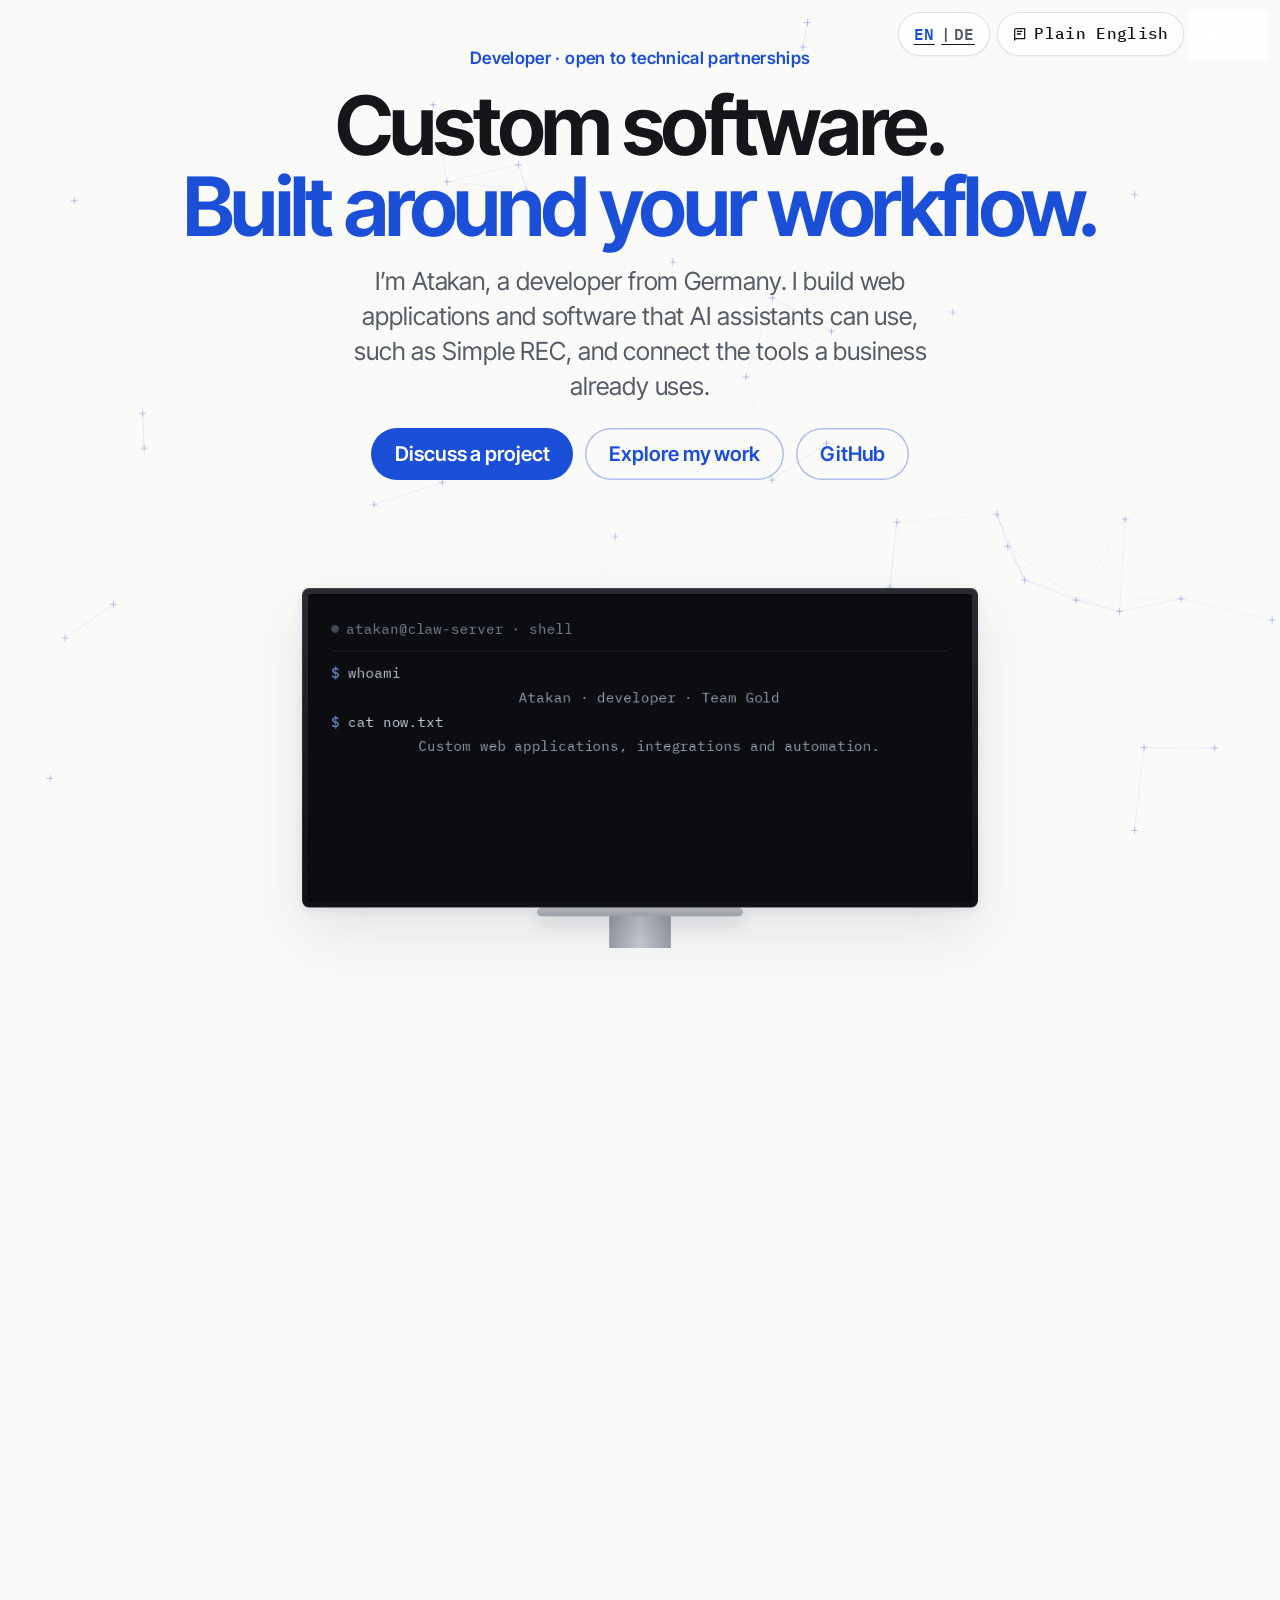
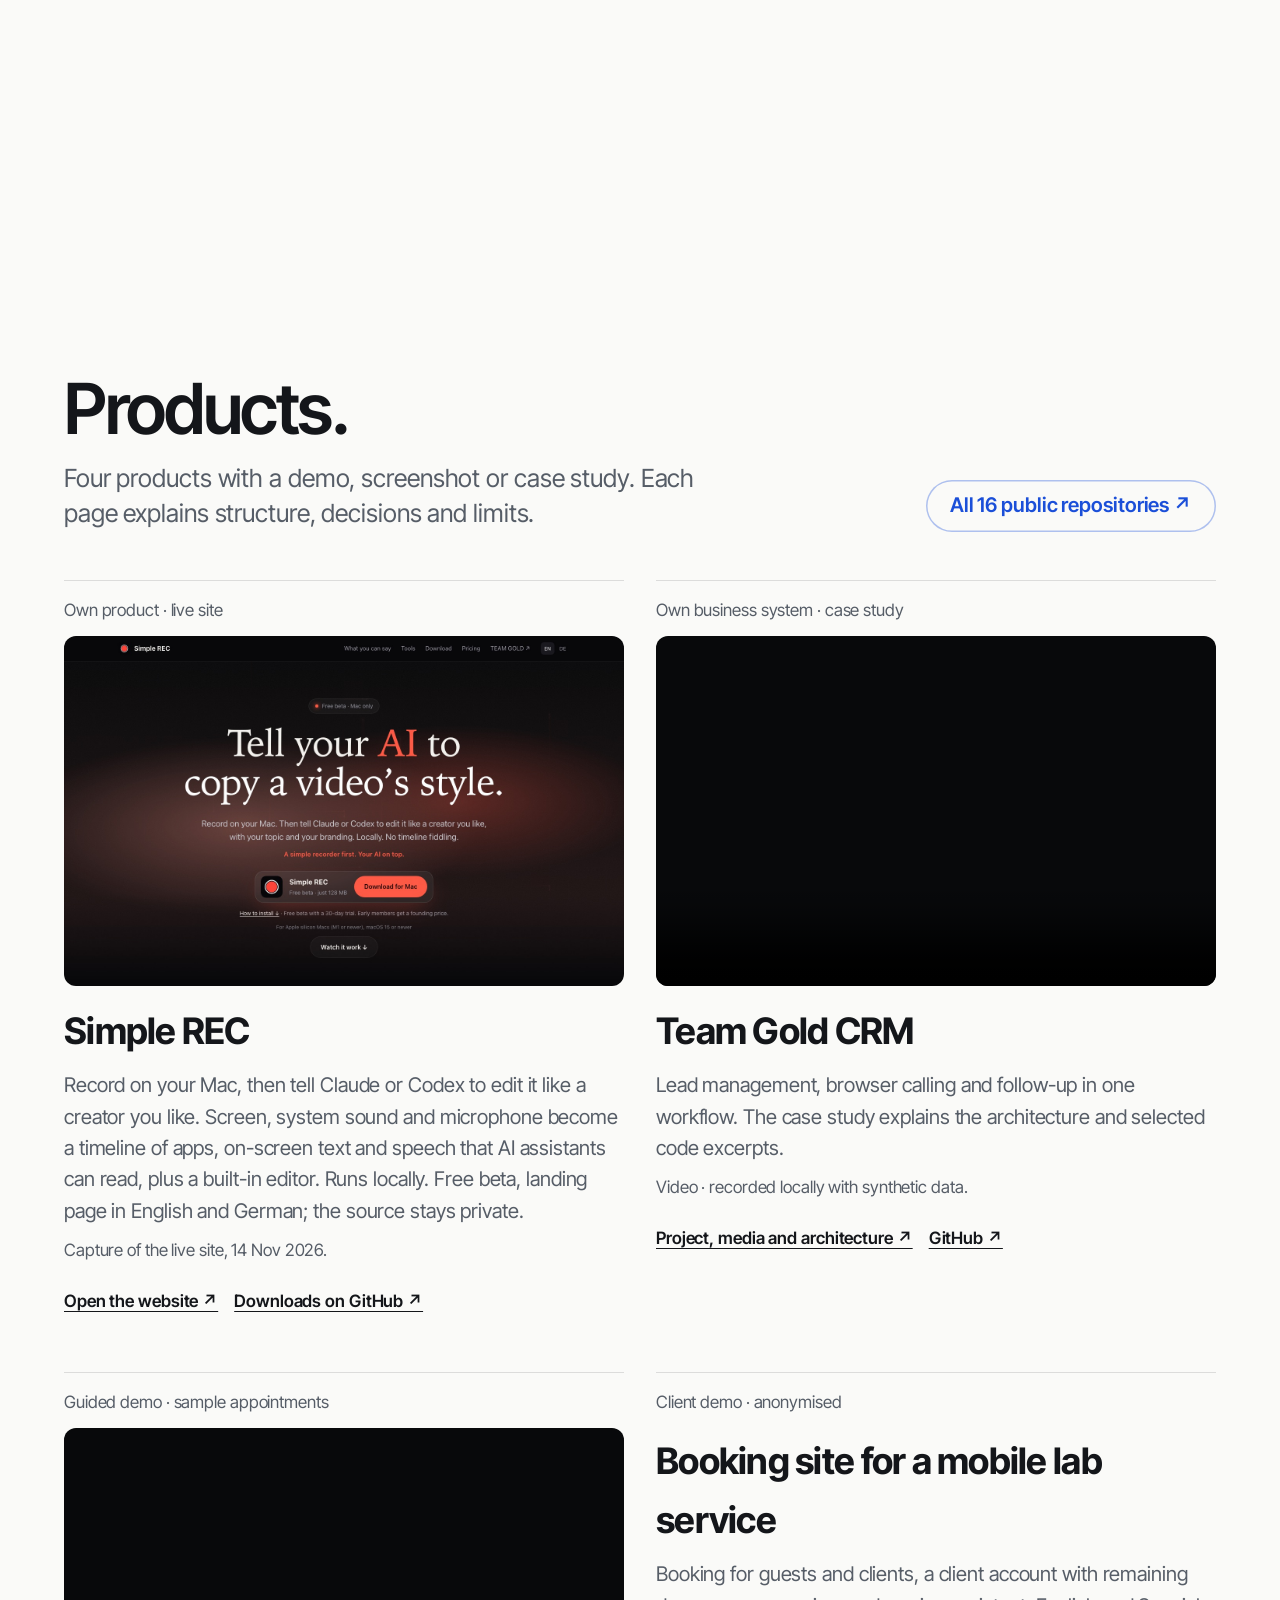
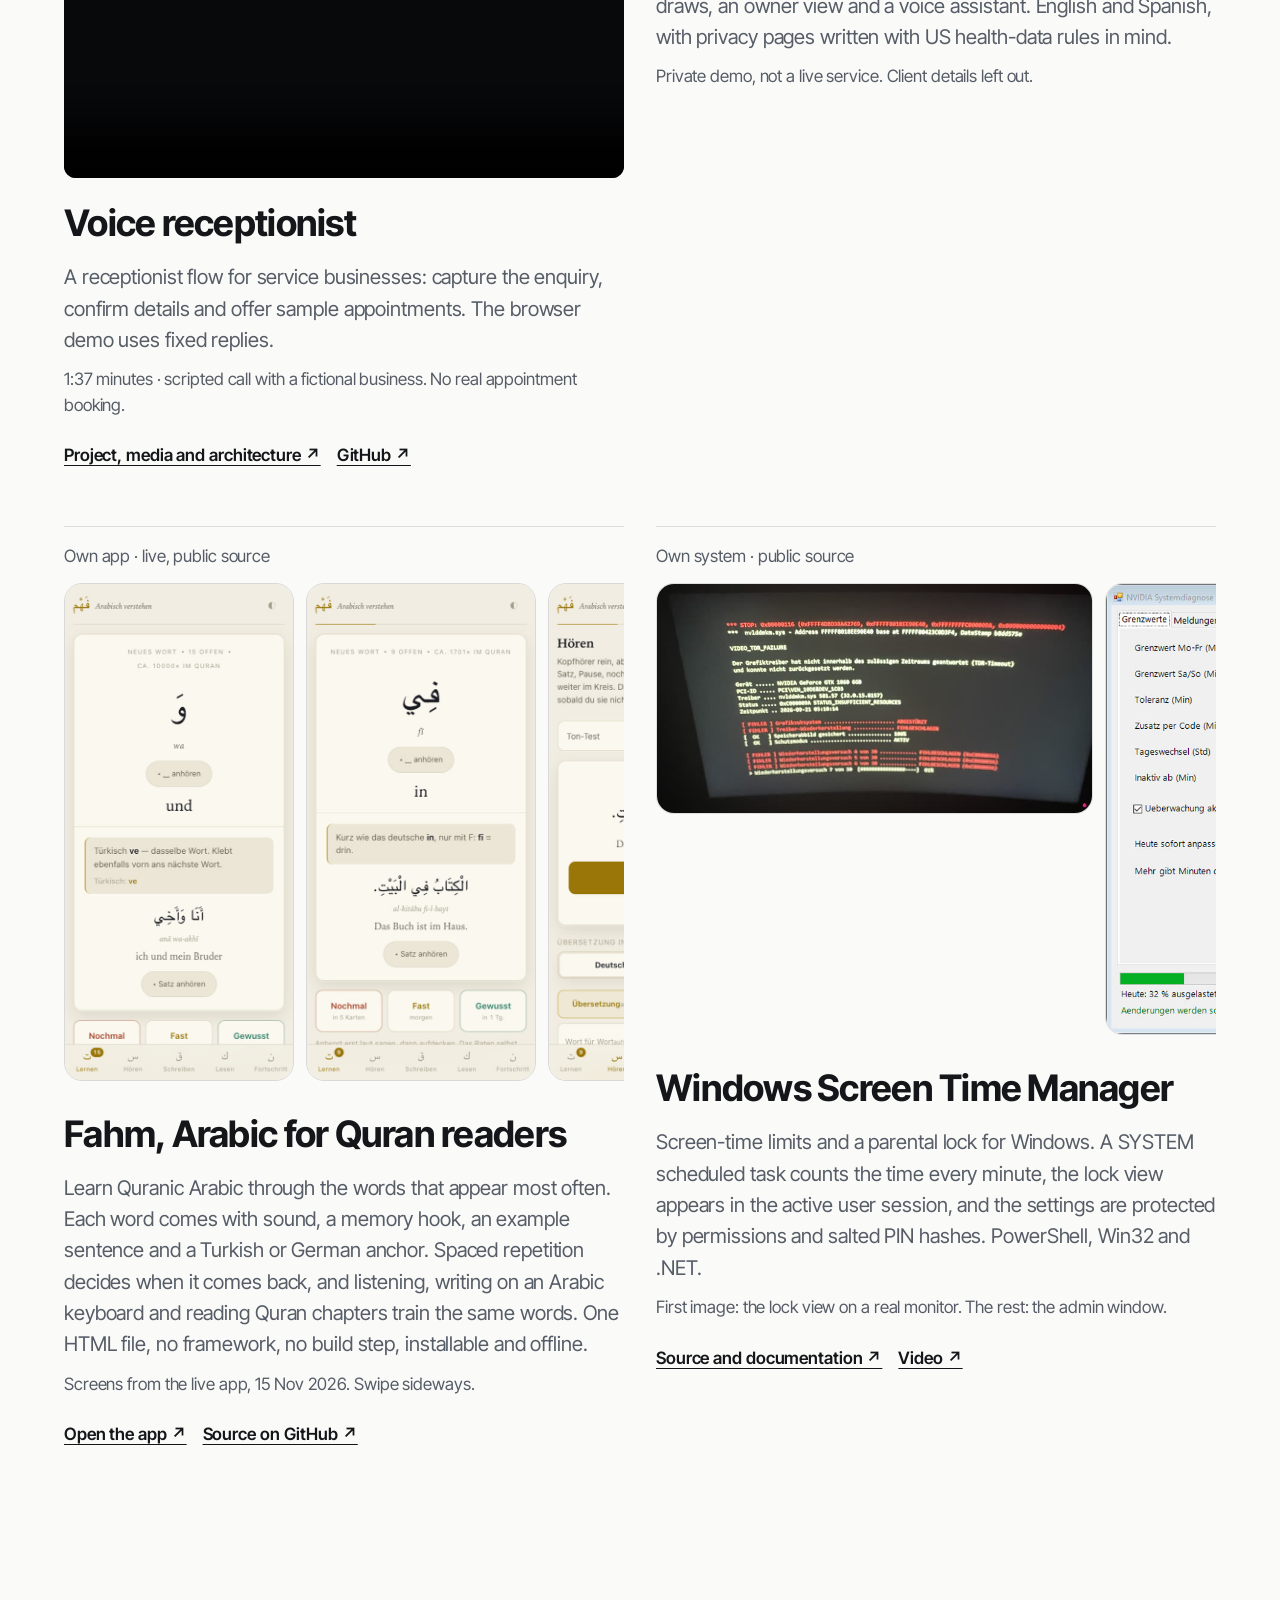
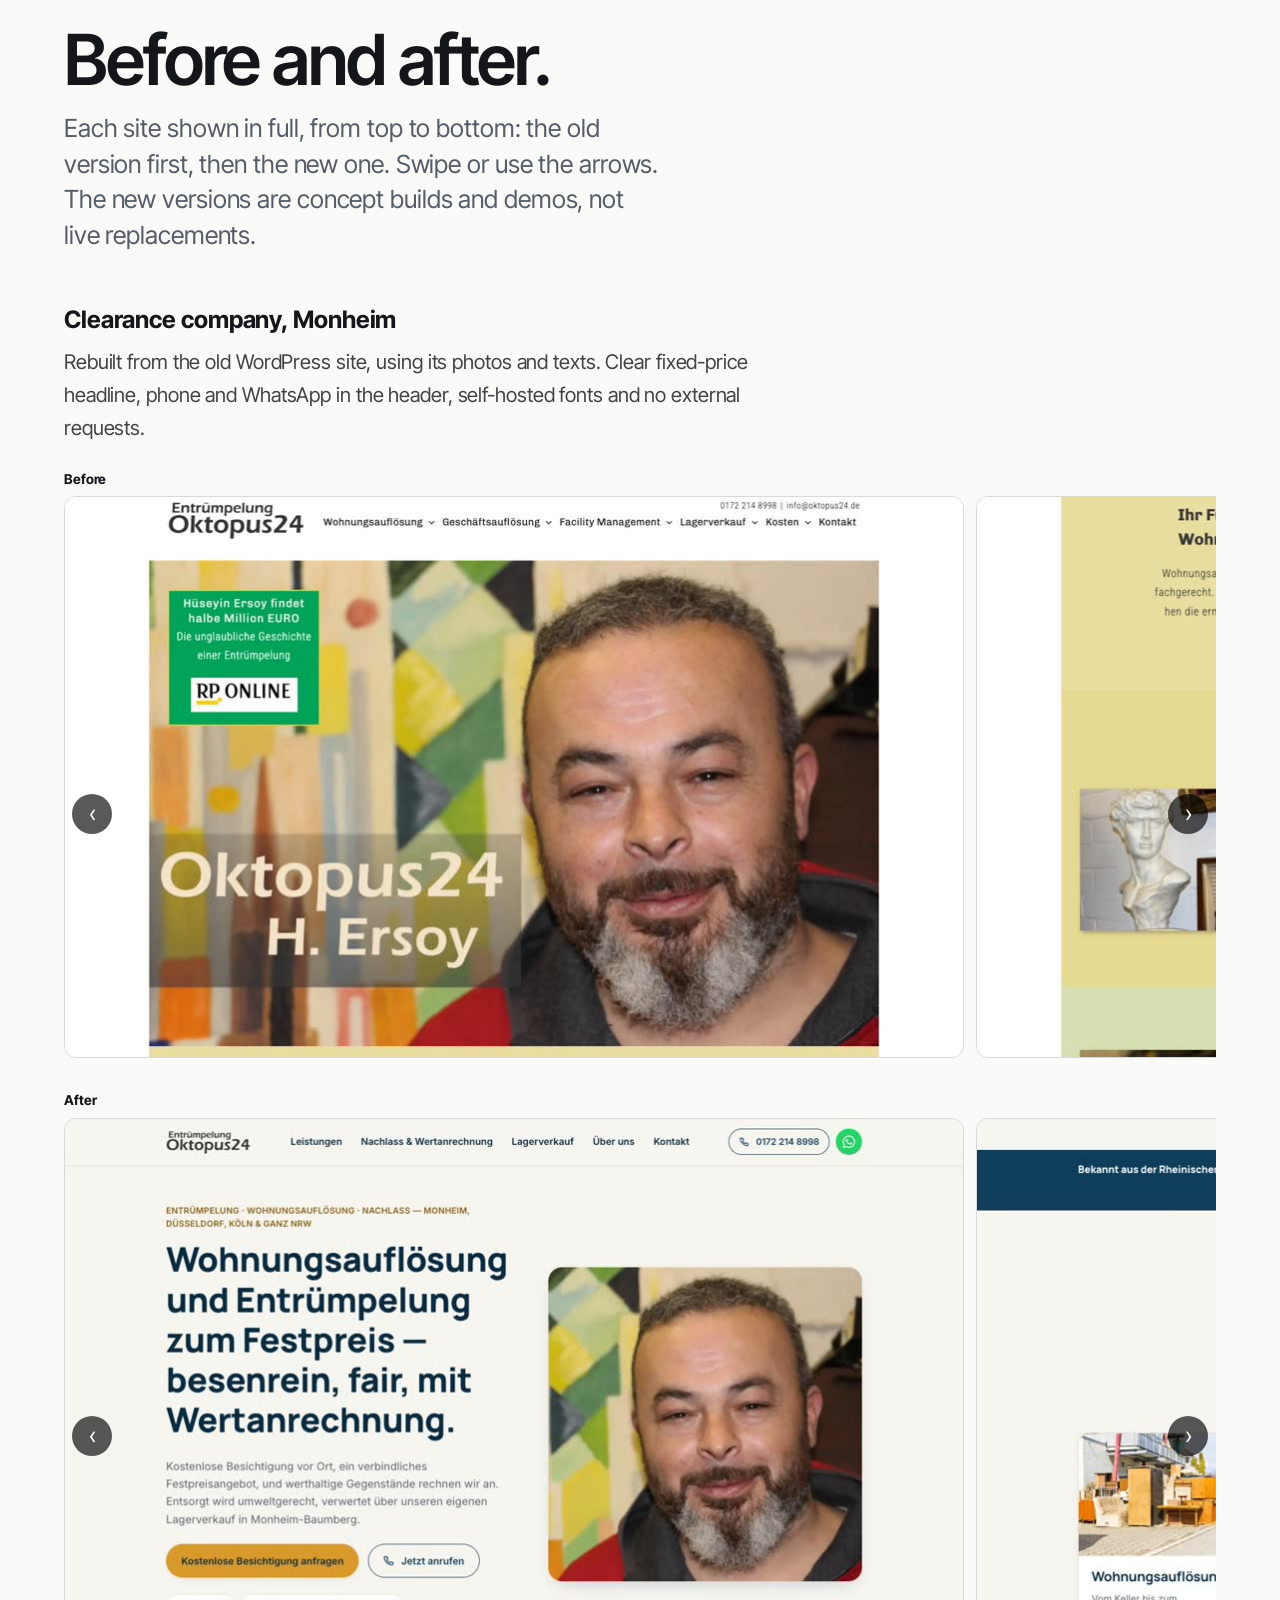
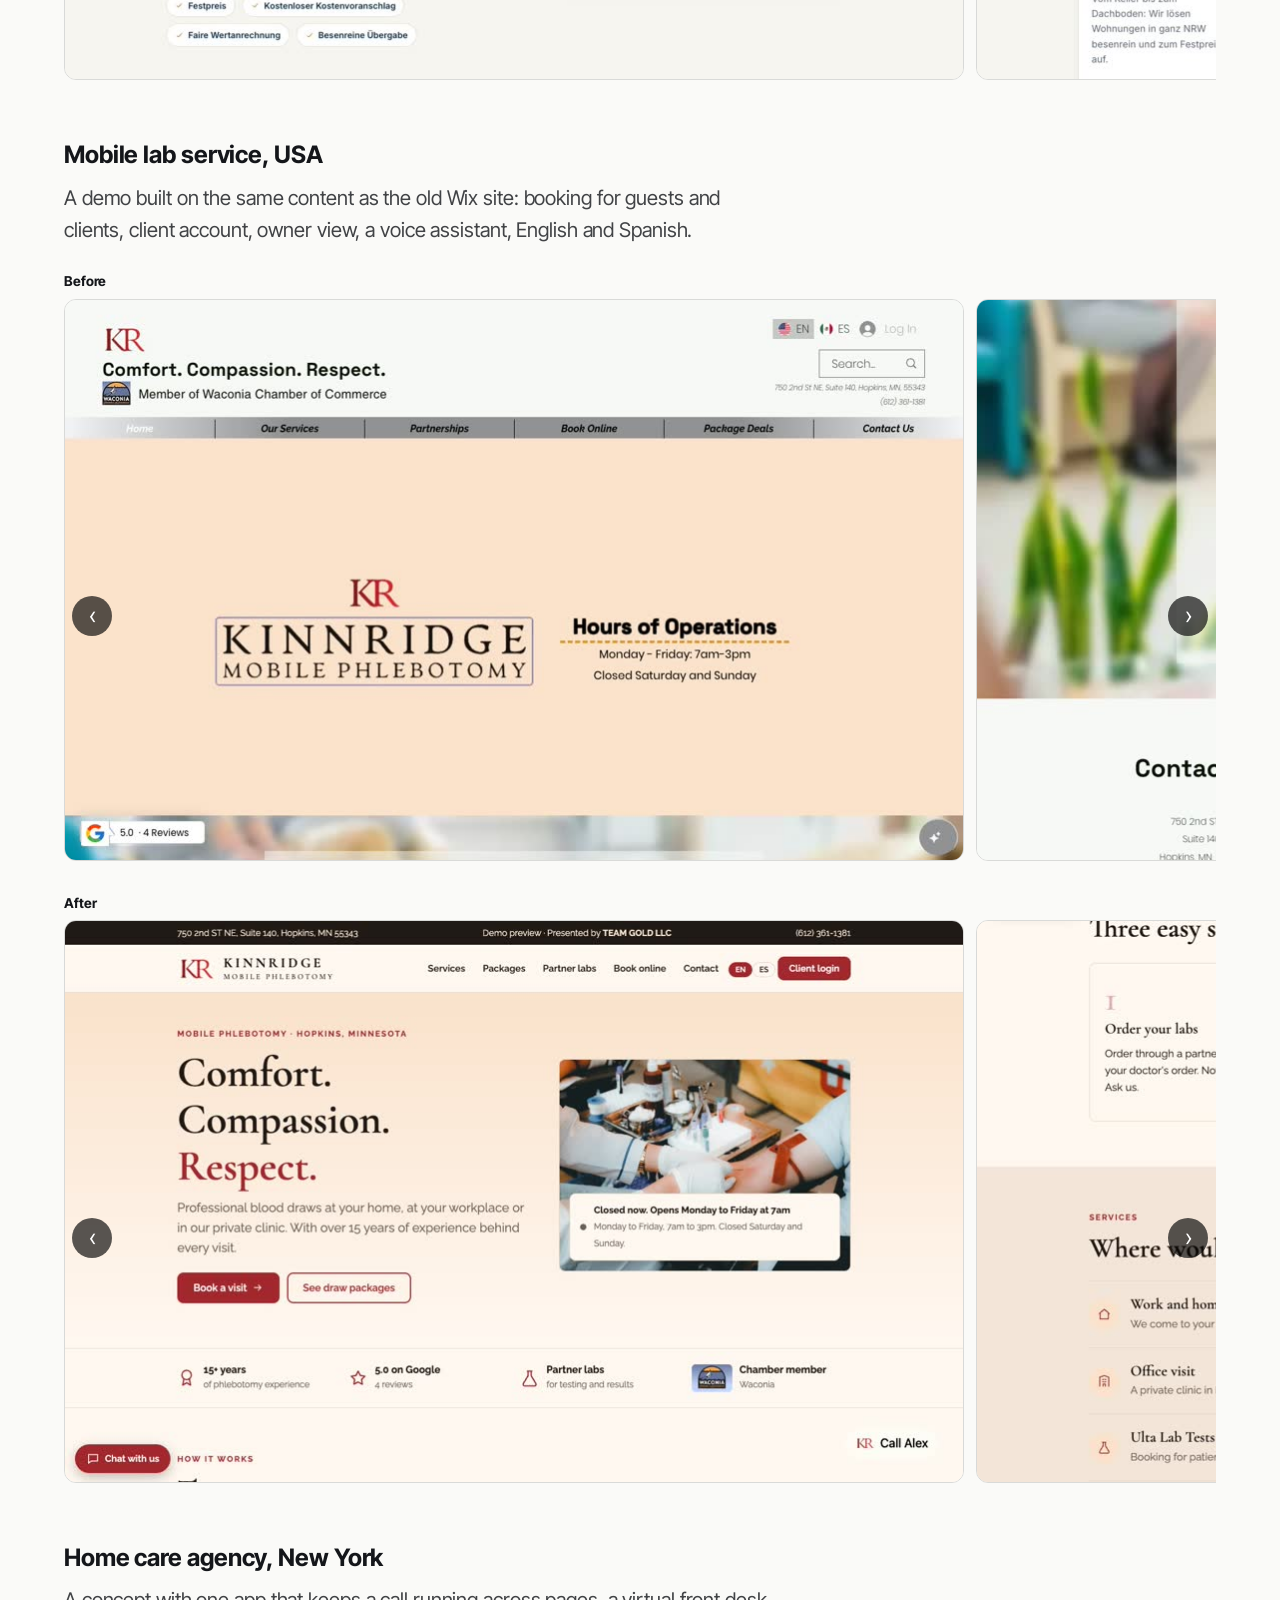
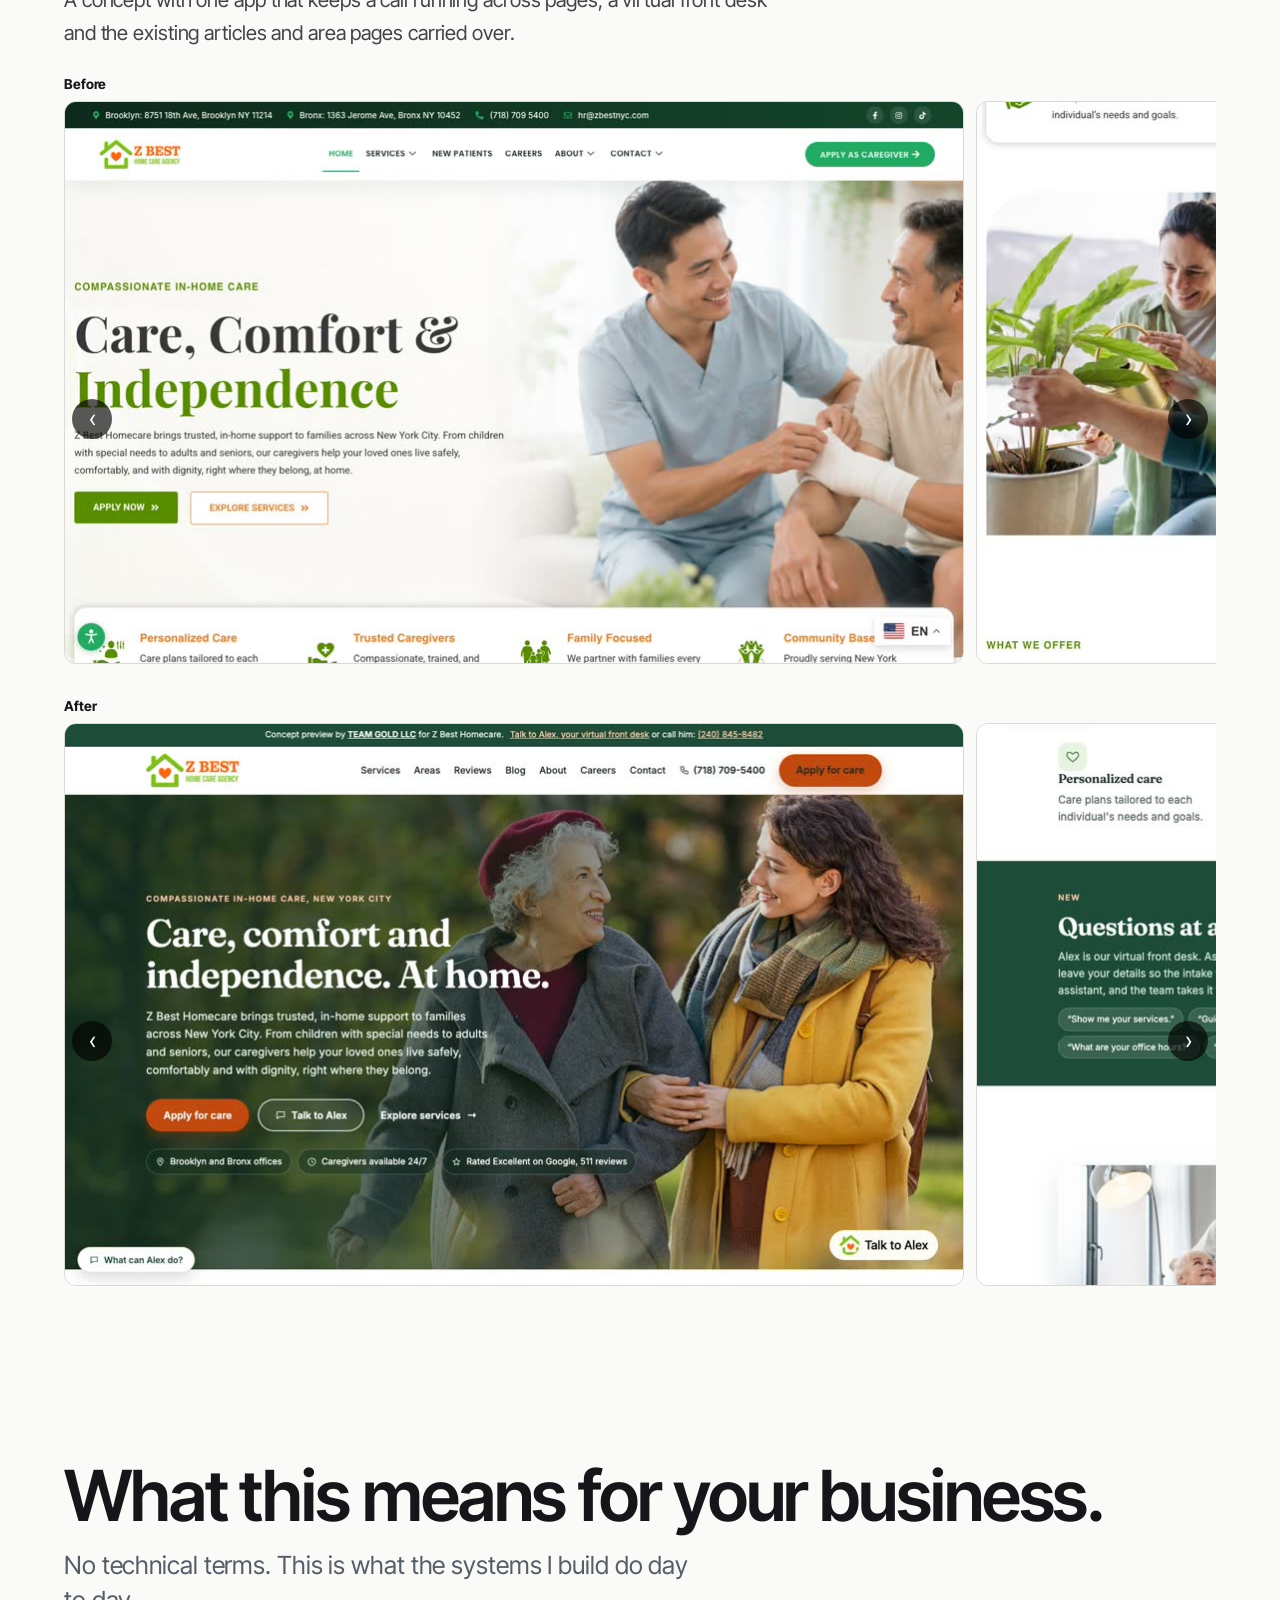
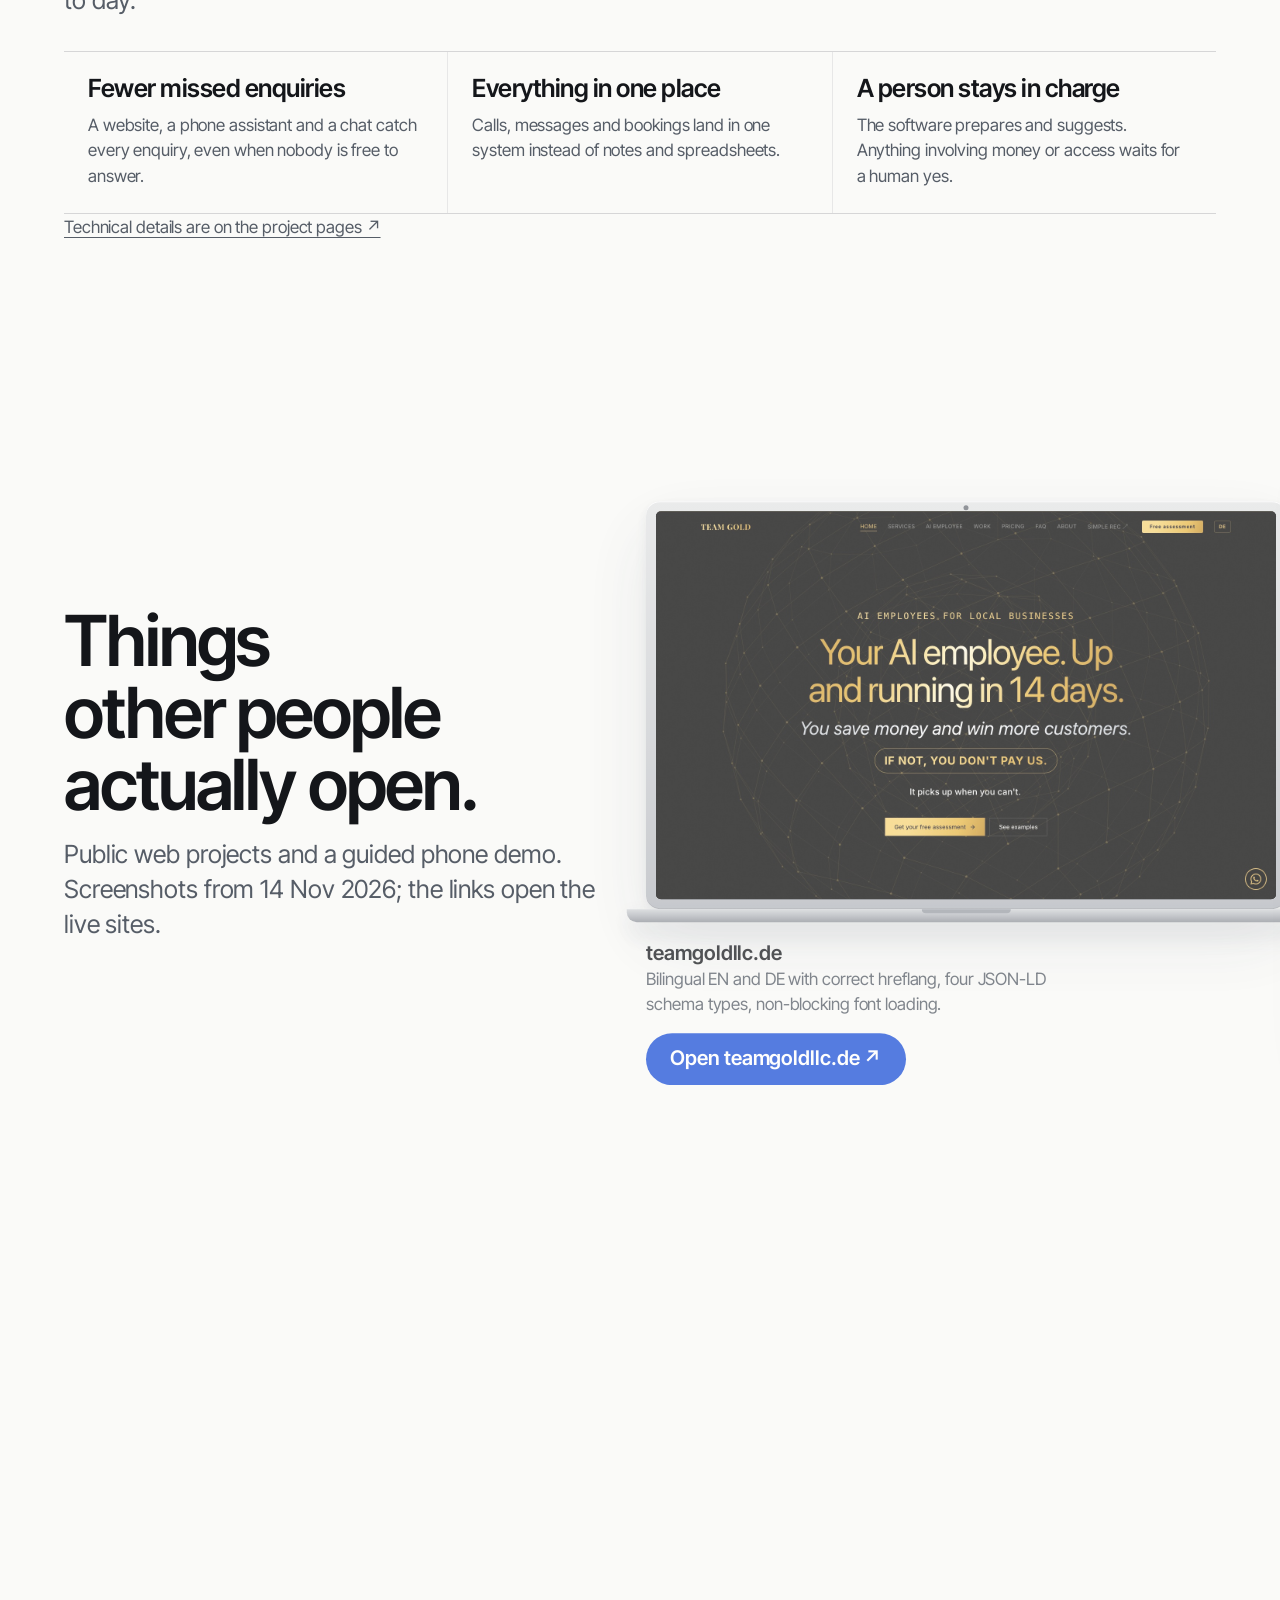
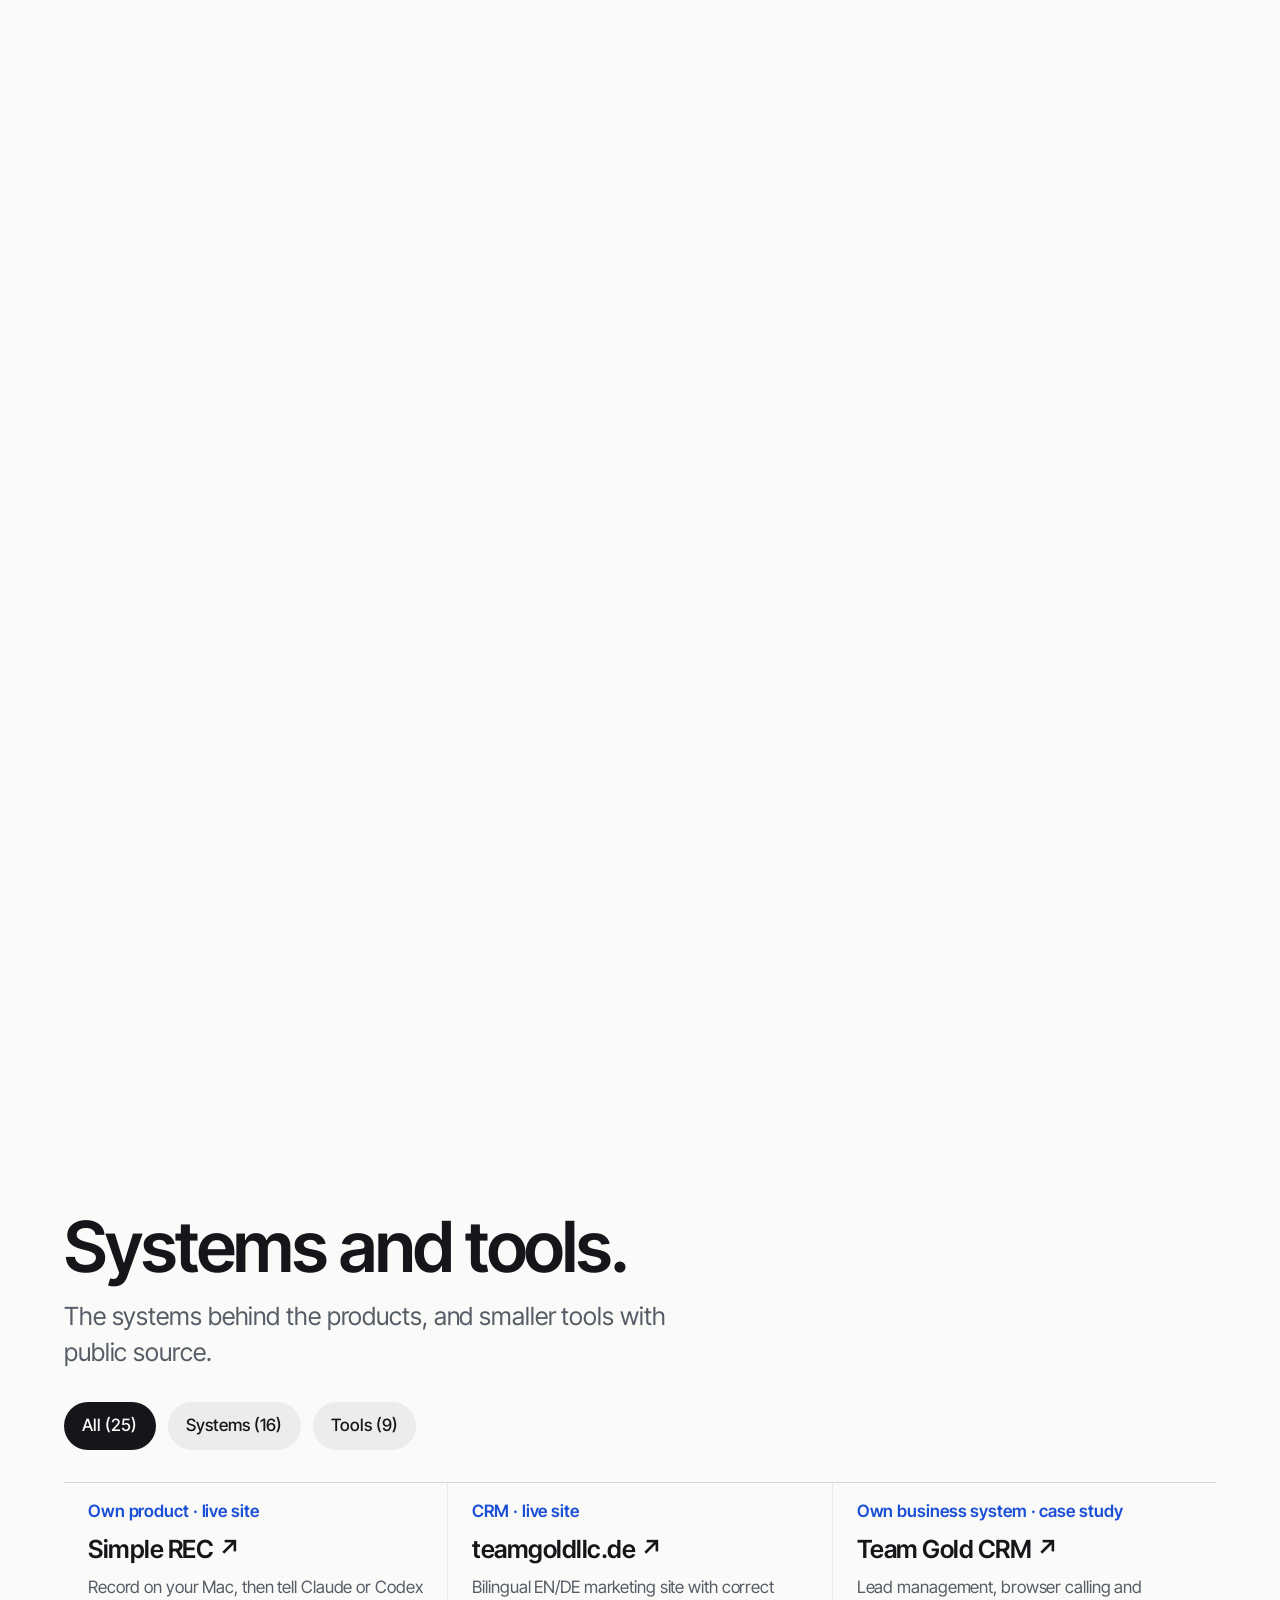
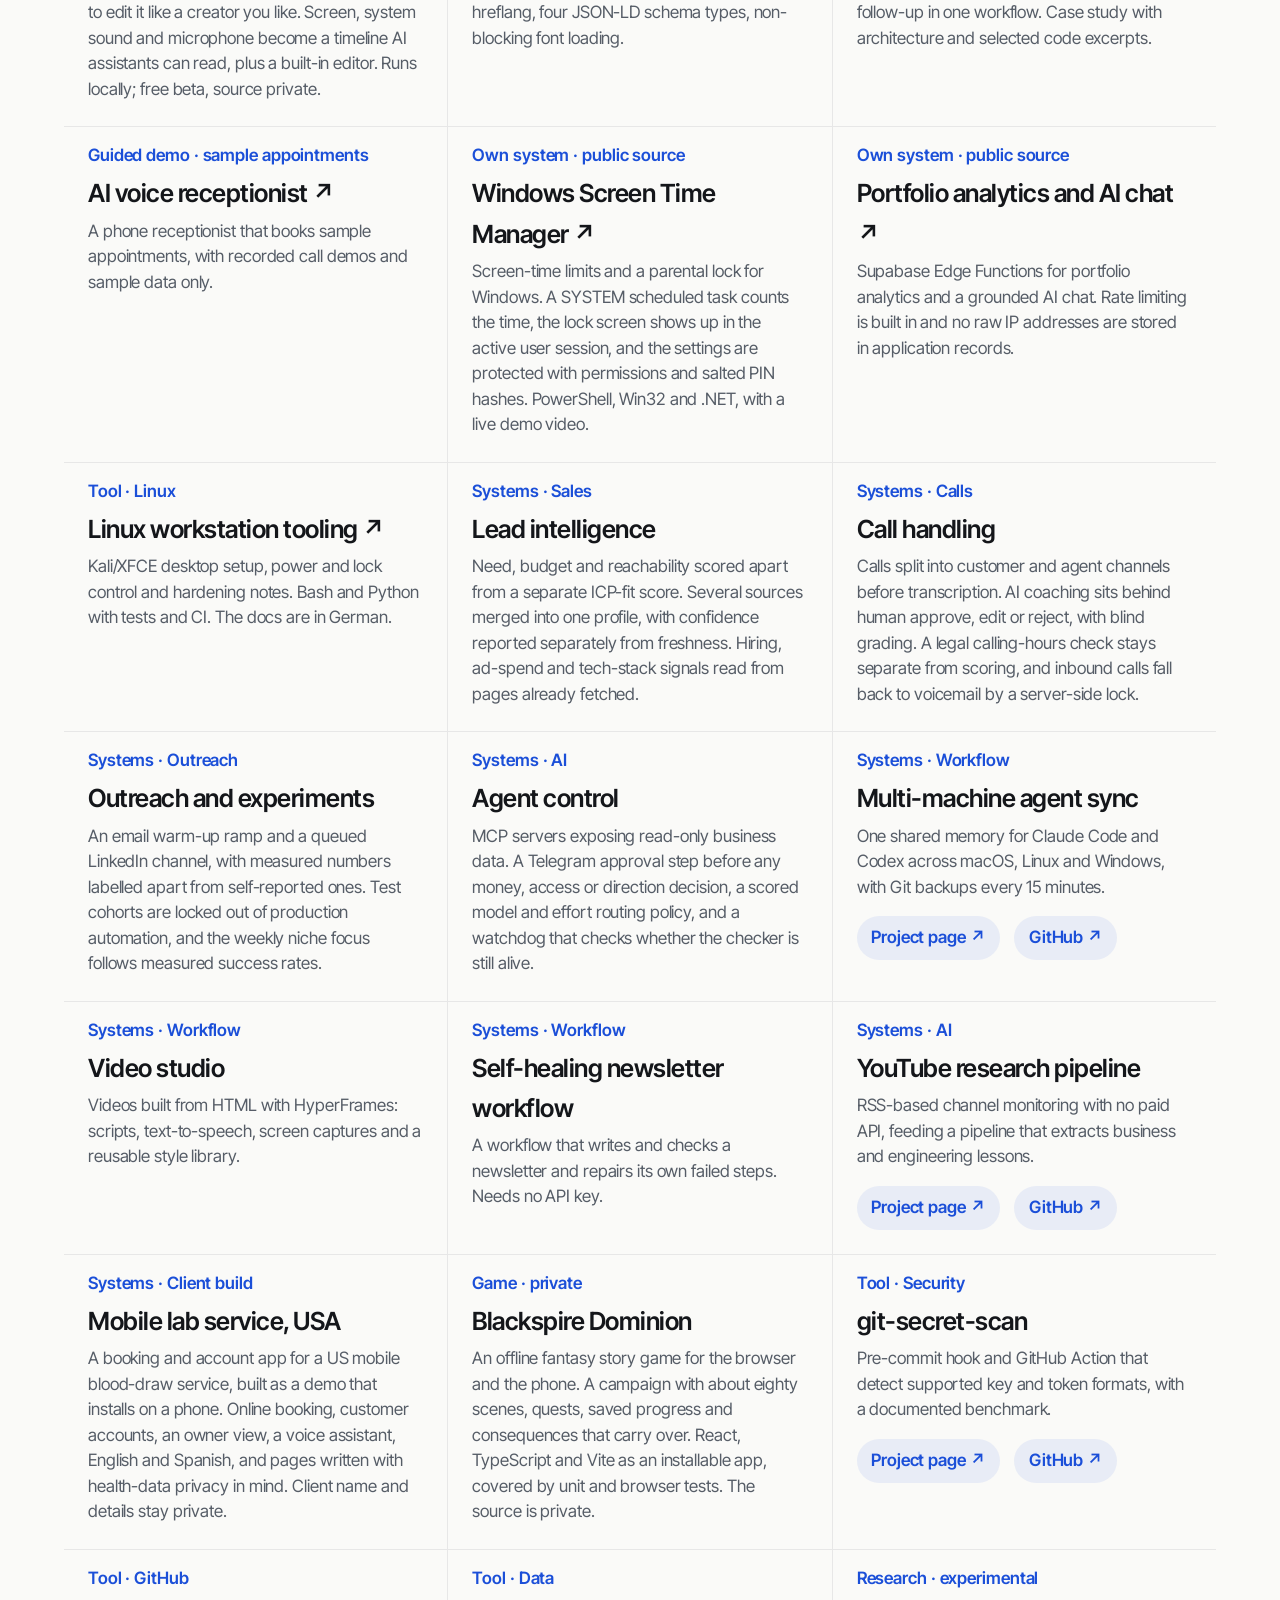
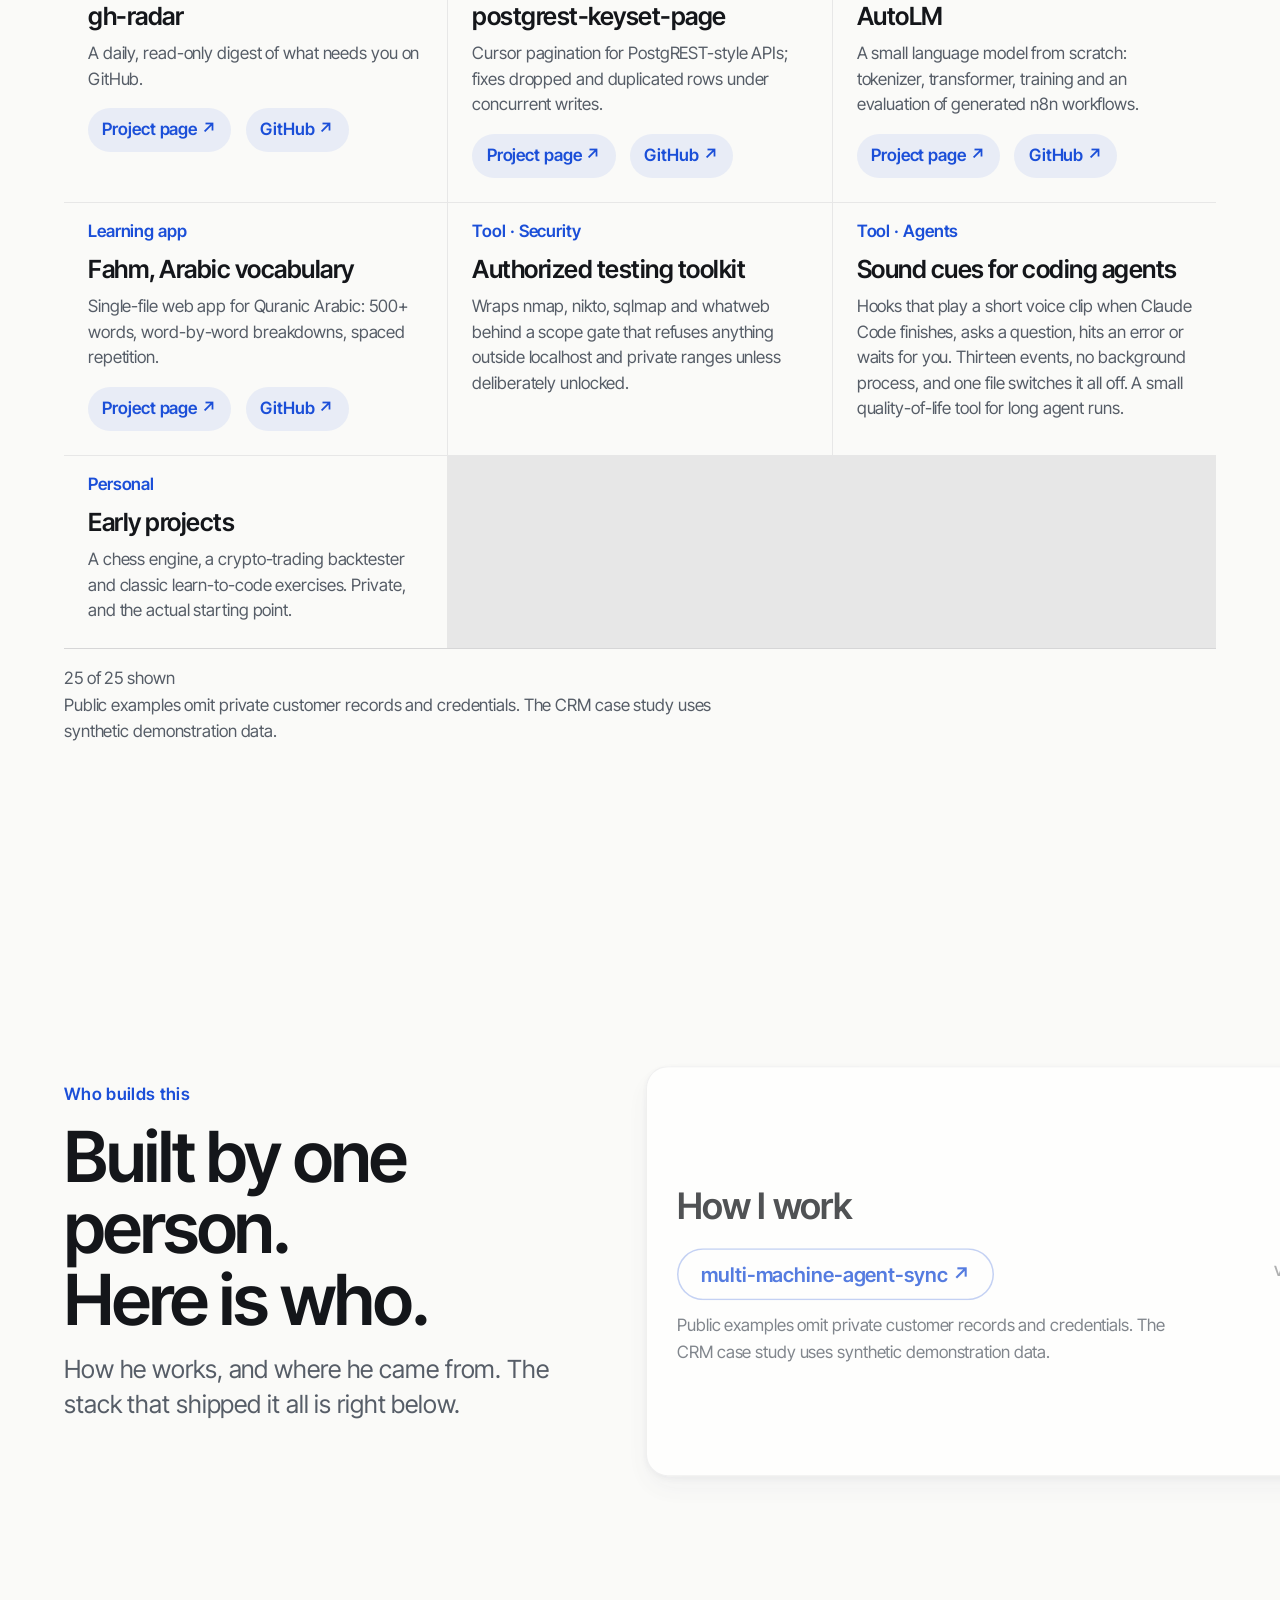
<file: index.html>
<!doctype html>
<!-- Static portfolio: bilingual project stories; shared styles and scroll behavior live in scrollcraft.css/js. -->
<html lang="en">
<head>
<meta charset="utf-8">
<meta name="viewport" content="width=device-width, initial-scale=1, viewport-fit=cover">
<title>Atakan | Custom software & integrations</title>
<meta name="description" content="Custom web applications, integrations and automation by Atakan. Explore documented projects and discuss a technical partnership.">
<link rel="canonical" href="https://atakan-24.github.io/">
<meta property="og:type" content="website">
<meta property="og:url" content="https://atakan-24.github.io/">
<meta property="og:title" content="Atakan | Custom software & integrations">
<meta property="og:description" content="Custom web applications, integrations and automation by Atakan. Explore documented projects and discuss a technical partnership.">
<meta property="og:image" content="https://atakan-24.github.io/og.jpg?v=20261102">
<meta name="twitter:card" content="summary_large_image">
<meta name="twitter:image" content="https://atakan-24.github.io/og.jpg?v=20261102">
<link rel="icon" href="data:image/svg+xml,<svg xmlns='http://www.w3.org/2000/svg' viewBox='0 0 32 32'><rect width='32' height='32' rx='8' fill='%23F4F4F2'/><rect x='7' y='9' width='18' height='2.6' rx='1.3' fill='%231B4FD8'/><rect x='7' y='15' width='18' height='2.6' rx='1.3' fill='%231B4FD8' opacity='.55'/><rect x='7' y='21' width='11' height='2.6' rx='1.3' fill='%231B4FD8' opacity='.3'/></svg>">
<link rel="preconnect" href="https://fonts.googleapis.com">
<link rel="preconnect" href="https://fonts.gstatic.com" crossorigin>
<link rel="stylesheet" href="https://fonts.googleapis.com/css2?family=Inter+Tight:ital,wght@0,300..800;1,400&family=IBM+Plex+Mono:wght@400;500&display=swap">
<link rel="stylesheet" href="scrollcraft.css">
<link rel="stylesheet" href="/project-media.css?v=3">
<style>
/* ===========================================================================
   1 · TOKENS. The whole rebrand: six colours, two faces, one mono for code.
   Light ground, not white on black. Off-white with a cool bias so the CRM
   screenshots (which are near-black) sit on it as objects rather than holes,
   and cobalt as the single accent (taste.md's "cobalt against a single
   neutral" rotation, chosen over the cream-and-brass reach it warns about).
   =========================================================================== */
:root {
  --sc-canvas:      #F4F4F2;
  --sc-surface:     #FFFFFF;
  --sc-ink:         #14161A;   /* off-black, never #000 */
  --sc-ink-soft:    #565D67;   /* cool-tinted, not flat grey. 6.2:1 on canvas */
  --sc-accent:      #1B4FD8;   /* 6.6:1 on the canvas, 4.6:1 on white */
  --sc-accent-ink:  #FFFFFF;

  --sc-font-display: "Inter Tight", -apple-system, "Segoe UI", system-ui, sans-serif;
  --sc-font-text:    "Inter Tight", -apple-system, "Segoe UI", system-ui, sans-serif;
  --sc-font-mono:    "IBM Plex Mono", ui-monospace, "Cascadia Mono", monospace;

  /* THE FIRST THING THE OWNER SAID: "schrift zu klein bei manchen elementen".
     The engine's small steps are 12px and 14px, and every label, eyebrow,
     caption and chip on v3 inherited them. Raised at the token, so engine
     classes (.sc-label, .sc-body) come up too and nothing can slip under
     16px by inheriting a default. */
  --sc-t-xs:   1rem;                                        /* was 12-13px  */
  --sc-t-sm:   1.0625rem;                                   /* was 14-15px  */
  --sc-t-base: clamp(1.125rem, 1.04rem + 0.28vw, 1.3125rem);/* 18 - 21px    */
  --sc-t-lg:   clamp(1.3125rem, 1.16rem + 0.5vw, 1.625rem);
  --sc-t-xl:   clamp(1.75rem, 1.4rem + 1.1vw, 2.5rem);
  --sc-t-2xl:  clamp(2rem, 1.45rem + 2.3vw, 3.4rem);
  --sc-t-3xl:  clamp(2.5rem, 1.7rem + 3.4vw, 4.4rem);
  --sc-t-4xl:  clamp(2.75rem, 1.1rem + 6.4vw, 8.6rem);

  --sc-measure: 58ch;
  --sc-maxw:    84rem;

  /* Light grounds need a light shadow model. The engine's default is tuned
     for a near-black page and paints as dirt on off-white. */
  --sc-shadow-color: 220 22% 32%;
  --sc-e1: 0 1px 2px hsl(var(--sc-shadow-color) / 0.07);
  --sc-e2: 0 2px 6px hsl(var(--sc-shadow-color) / 0.08), 0 12px 28px hsl(var(--sc-shadow-color) / 0.06);
  --sc-e3: 0 4px 12px hsl(var(--sc-shadow-color) / 0.10), 0 30px 70px hsl(var(--sc-shadow-color) / 0.12);
  --sc-edge: inset 0 1px 0 rgb(255 255 255 / 0.9);

  --v4-hair: color-mix(in oklab, var(--sc-ink) 13%, transparent);
  --v4-hair-soft: color-mix(in oklab, var(--sc-ink) 8%, transparent);
  --v4-glass: color-mix(in oklab, var(--sc-surface) 82%, transparent);
  --v4-screen: #0B0D11;    /* the inside of every device frame on this page */
  --v4-ok: #16794A;
  --v4-bad: #B3261E;
}
/* Dark switch (2026-09-05 comment: "dark mode with the colours of the old
   page"). Every value below is the live site's own token from
   portfolio-github/index.html: --bg, --bg-card, --text, --text-dim, --accent.
   --sc-canvas carries !important because the engine writes the per-section
   drift colour inline on <html>; an author !important on a custom property
   outranks an inline value, so the light drifts cannot bleed through. */
:root[data-theme="dark"] {
  --sc-canvas:      #0b0d12 !important;
  --sc-surface:     #12151d;
  --sc-ink:         #e7e9ee;
  --sc-ink-soft:    #9aa1b0;
  --sc-accent:      #7dd3c0;
  --sc-accent-ink:  #0b0d12;
  --sc-shadow-color: 225 30% 3%;
  --sc-e1: 0 1px 2px hsl(var(--sc-shadow-color) / 0.5);
  --sc-e2: 0 2px 6px hsl(var(--sc-shadow-color) / 0.55), 0 12px 28px hsl(var(--sc-shadow-color) / 0.45);
  --sc-e3: 0 4px 12px hsl(var(--sc-shadow-color) / 0.6), 0 30px 70px hsl(var(--sc-shadow-color) / 0.6);
  --sc-edge: inset 0 1px 0 rgb(255 255 255 / 0.06);
  --v4-hair: #232734;
  --v4-hair-soft: #1a1f2b;
  --v4-glass: color-mix(in oklab, #12151d 84%, transparent);
  --v4-ok: #7dd3c0;
  --v4-bad: #d97a6e;
  color-scheme: dark;
}
:root[data-theme="dark"] .dv__lid { background: linear-gradient(180deg, #2a2e3a, #1a1f2b 62%, #12151d); }
:root[data-theme="dark"] .dv__base { background: linear-gradient(180deg, #232734, #171b25 55%, #0f1218); }
:root[data-theme="dark"] .dv__base::after { background: #232734; }
:root[data-theme="dark"] .dv--monitor .dv__base,
:root[data-theme="dark"] .dv--monitor .dv__base::after { background: #232734; }
:root[data-theme="dark"] .v4-layer__row { background: #171b25; }
:root[data-theme="dark"] .v4-cta--ghost:hover { background: color-mix(in oklab, var(--sc-accent) 14%, transparent); }
/* the link back to version one, under the ask desk */
.v4-first { color: var(--sc-accent); font-weight: 500; text-decoration: none; border-bottom: 1px solid color-mix(in oklab, var(--sc-accent) 40%, transparent); }
.v4-first:hover { border-bottom-color: var(--sc-accent); }
/* the sliders while they demo themselves */
.v4-demo.is-sweeping input[type="range"] { accent-color: var(--sc-accent); }
.v4-demo.is-sweeping .v4-srow output { color: var(--sc-accent); transition: color .2s; }
/* ---- motion that carries meaning (2026-09-05 comment: "more animations
   where it makes sense"). All of it is off under prefers-reduced-motion. --- */
/* a · packets travelling the routing diagram */
.v4-aios__dot { fill: var(--sc-accent); opacity: 0; }
.v4-aios__meter { transform-origin: 0 50%; transform: scaleX(0); transition: transform 1.2s var(--sc-ease-out) .6s; }
[data-sc-in].sc-in .v4-aios__meter { transform: scaleX(1); }
@media (prefers-reduced-motion: no-preference) {
  [data-sc-in].sc-in .v4-aios__dot { animation: v4-travel 3.6s cubic-bezier(.4,0,.2,1) 1.2s infinite; }
  [data-sc-in].sc-in .v4-aios__dot--2 { animation-delay: 3s; }
  @keyframes v4-travel { 0% { offset-distance: 0%; opacity: 0; } 8% { opacity: 1; } 92% { opacity: 1; } 100% { offset-distance: 100%; opacity: 0; } }
}
/* b · histogram bars grow when the demo arrives */
.v4-hrow .bar { transform-origin: 50% 100%; transform: scaleY(0); transition: transform .7s var(--sc-ease-out); }
[data-sc-in].sc-in .v4-hrow .bar { transform: scaleY(1); }
.v4-hrow .bar:nth-child(2n) { transition-delay: 60ms; } .v4-hrow .bar:nth-child(3n) { transition-delay: 120ms; } .v4-hrow .bar:nth-child(5n) { transition-delay: 200ms; }
@media (prefers-reduced-motion: reduce) { .v4-hrow .bar { transform: none; transition: none; } }
/* c · the 19 cards settle in one after another */
#cardgrid .cat-idx-card { opacity: 0; transform: translate3d(0, 14px, 0); transition: opacity .6s var(--sc-ease-out), transform .6s var(--sc-ease-out); }
#cardgrid.sc-in .cat-idx-card { opacity: 1; transform: none; }
#cardgrid.sc-in .cat-idx-card:nth-child(2) { transition-delay: 50ms; } #cardgrid.sc-in .cat-idx-card:nth-child(3) { transition-delay: 100ms; }
#cardgrid.sc-in .cat-idx-card:nth-child(4) { transition-delay: 150ms; } #cardgrid.sc-in .cat-idx-card:nth-child(5) { transition-delay: 200ms; }
#cardgrid.sc-in .cat-idx-card:nth-child(6) { transition-delay: 250ms; } #cardgrid.sc-in .cat-idx-card:nth-child(n+7) { transition-delay: 300ms; }
@media (prefers-reduced-motion: reduce) { #cardgrid .cat-idx-card { opacity: 1; transform: none; transition: none; } }
/* d · device frames answer the pointer */
@media (hover: hover) and (prefers-reduced-motion: no-preference) {
  .v4-rail__dev .dv { transition: transform .6s var(--sc-ease-out); }
  .v4-rail__dev:hover .dv { transform: perspective(1200px) rotateY(-4deg) translateY(-4px); }
}
/* the switch itself */
.v4-theme { position: fixed; z-index: 60; top: max(0.75rem, env(safe-area-inset-top)); right: 0.9rem;
  min-height: 44px; padding: 0 1rem; border-radius: var(--sc-r-pill);
  font-family: var(--sc-font-mono); font-size: var(--sc-t-xs); font-weight: 500; letter-spacing: 0.02em;
  color: var(--sc-ink); background: var(--v4-glass); backdrop-filter: blur(14px); -webkit-backdrop-filter: blur(14px);
  border: 1px solid var(--v4-hair); box-shadow: var(--sc-e1); cursor: pointer; }
.v4-theme:hover { border-color: var(--sc-accent); }
.v4-theme:focus-visible { outline: 2px solid var(--sc-accent); outline-offset: 2px; }
/* Both corner controls live in one fixed rail so a third one cannot collide
   with the second (2026-09-05). */
.v4-controls { position: fixed; z-index: 61; top: max(0.75rem, env(safe-area-inset-top)); right: 0.9rem;
  display: flex; gap: 0.4rem; align-items: center; }
.v4-theme { position: static; }
@media (max-width: 700px) {
  .v4-controls { top: auto; bottom: max(0.75rem, env(safe-area-inset-bottom)); left: 0.9rem; right: 0.9rem; justify-content: flex-end; }
}
/* ---- "Plain English": the page explains itself for non-developers -------
   Off by default, so a technical reader sees exactly the page as built. On,
   it underlines jargon (tap for a plain sentence) and puts one plain line at
   the top of each act. Both are added at runtime and removed again, so the
   markup and the page length stay untouched while it is off. */
.v4-plainbtn { display: inline-flex; align-items: center; gap: 0.4rem; min-height: 44px; padding: 0 0.9rem;
  border-radius: var(--sc-r-pill); font-family: var(--sc-font-mono); font-size: var(--sc-t-xs); font-weight: 500;
  letter-spacing: 0.02em; color: var(--sc-ink); background: var(--v4-glass);
  backdrop-filter: blur(14px); -webkit-backdrop-filter: blur(14px);
  border: 1px solid var(--v4-hair); box-shadow: var(--sc-e1); cursor: pointer; }
.v4-plainbtn svg { width: 1rem; height: 1rem; }
.v4-langbtn { font-family: var(--sc-font-mono); font-size: var(--sc-t-xs); font-weight: 600; letter-spacing: 0.04em; }
.v4-langbtn .on { color: var(--sc-accent); }
.v4-langbtn .off { color: var(--sc-ink-soft); }
.v4-langnote { position: fixed; z-index: 62; left: 50%; translate: -50% 0;
  top: max(0.75rem, env(safe-area-inset-top)); display: none; align-items: center; gap: 0.7rem;
  padding: 0.5rem 0.6rem 0.5rem 1rem; border-radius: var(--sc-r-pill);
  background: var(--v4-glass); backdrop-filter: blur(18px); -webkit-backdrop-filter: blur(18px);
  border: 1px solid var(--v4-hair); box-shadow: var(--sc-e2);
  font-size: var(--sc-t-sm); color: var(--sc-ink); max-width: calc(100vw - 1.8rem); }
.v4-langnote.is-on { display: flex; }
.v4-langnote a { min-height: 36px; display: inline-flex; align-items: center; padding: 0 0.8rem;
  border-radius: var(--sc-r-pill); background: var(--sc-accent); color: var(--sc-accent-ink);
  text-decoration: none; font-weight: 600; white-space: nowrap; }
@media (max-width: 700px) { .v4-langnote { top: auto; bottom: calc(max(0.75rem, env(safe-area-inset-bottom)) + 56px); } }
.v4-plainbtn:hover { border-color: var(--sc-accent); }
.v4-plainbtn:focus-visible { outline: 2px solid var(--sc-accent); outline-offset: 2px; }
.v4-plainbtn[aria-pressed="true"] { background: var(--sc-accent); color: var(--sc-accent-ink); border-color: var(--sc-accent); }
@media (max-width: 430px) { .v4-plainbtn__label { display: none; } .v4-plainbtn { padding: 0 0.75rem; } }

.v4-jargon { display: inline; font: inherit; color: inherit; background: none; border: 0;   /* a button is inline-block by default, which makes a two-word term an unbreakable box and pushes a line */ padding: 0.42em 0.16em; margin: -0.42em -0.16em;   /* padding + negative margin: a finger-sized target without moving a single line of text */
  cursor: help; text-decoration: underline dotted var(--sc-accent); text-underline-offset: 0.22em;
  text-decoration-thickness: 2px; border-radius: 4px; }
.v4-jargon:hover, .v4-jargon[aria-pressed="true"] { background: color-mix(in oklab, var(--sc-accent) 14%, transparent); color: var(--sc-accent); }
.v4-jargon:focus-visible { outline: 2px solid var(--sc-accent); outline-offset: 1px; }

.v4-plain__intro { margin: 0 0 var(--sc-4); padding: 0.7rem 1rem; border-radius: 12px;
  font-size: var(--sc-t-base); line-height: 1.5; color: var(--sc-ink);
  background: color-mix(in oklab, var(--sc-accent) 8%, transparent);
  border-left: 3px solid var(--sc-accent); max-width: 60ch; }
.v4-plain__intro b { font-weight: 600; color: var(--sc-accent); }
/* A pinned act has a fixed stage height; the full-size line pushed #crm 10px
   past it (measured), so inside a pin it runs compact. */
[data-sc-act="pin"] .v4-plain__intro { padding: 0.45rem 0.8rem; margin-bottom: var(--sc-2); font-size: var(--sc-t-sm); }

.v4-plainbar { position: fixed; z-index: 61; left: 0.9rem; bottom: max(1rem, env(safe-area-inset-bottom));
  width: min(26rem, calc(100vw - 1.8rem)); padding: 0.9rem 1rem 0.9rem 1.1rem; border-radius: 16px;
  display: none; grid-template-columns: 1fr auto; gap: 0.6rem; align-items: start;
  background: var(--v4-glass); backdrop-filter: blur(18px); -webkit-backdrop-filter: blur(18px);
  border: 1px solid var(--v4-hair); box-shadow: var(--sc-e3);
  font-size: var(--sc-t-base); line-height: 1.5; color: var(--sc-ink); }
.v4-plainbar.is-on { display: grid; }
.v4-plainbar b { font-weight: 600; color: var(--sc-accent); }
.v4-plainbar__x { min-width: 32px; min-height: 32px; border-radius: 50%; border: 0; cursor: pointer;
  background: color-mix(in oklab, var(--sc-ink) 8%, transparent); color: var(--sc-ink);
  font-family: var(--sc-font-mono); font-size: var(--sc-t-sm); line-height: 1; }
.v4-plainbar__x:hover { background: var(--sc-accent); color: var(--sc-accent-ink); }
@media (max-width: 700px) {
  .v4-plainbar { left: 0.9rem; right: 0.9rem; width: auto; bottom: calc(max(0.75rem, env(safe-area-inset-bottom)) + 56px); }
}

/* ===========================================================================
   2 · GROUND RULES
   =========================================================================== */
body { background: var(--sc-canvas); color: var(--sc-ink); }
::selection { background: color-mix(in oklab, var(--sc-accent) 22%, transparent); }

h1, h2, h3, h4 { font-family: var(--sc-font-display); margin: 0; }
p { margin: 0; }
a { color: inherit; }
img { display: block; max-width: 100%; }

.v4-claim  { font-size: var(--sc-t-3xl); font-weight: 600; line-height: 1.02;
             letter-spacing: -0.03em; text-wrap: balance; max-width: 17ch; }
.v4-claim--wide { max-width: 24ch; }
/* A German compound can be wider than a phone at display size (measured:
   "Sicherheitswerkzeug" overflowed a 360px viewport by 18px). */
.v4-claim, .v4-hero__h1, .v4-about__h, .v4-demo h4, .v4-layer h4, .cat-idx-card h4 {
  hyphens: auto; -webkit-hyphens: auto; overflow-wrap: break-word; }
.v4-sub    { font-size: var(--sc-t-lg); line-height: 1.42; color: var(--sc-ink-soft);
             max-width: 46ch; margin-top: var(--sc-4); text-wrap: pretty; }
.v4-note   { font-size: var(--sc-t-sm); line-height: 1.55; color: var(--sc-ink-soft);
             max-width: 68ch; }
.v4-eyebrow{ font-size: var(--sc-t-sm); font-weight: 600; letter-spacing: 0.02em;
             color: var(--sc-accent); margin-bottom: var(--sc-3); }
.v4-body   { font-size: var(--sc-t-base); line-height: 1.6; color: var(--sc-ink-soft);
             max-width: var(--sc-measure); text-wrap: pretty; }

/* One label, used everywhere on the page. */
.v4-cta {
  display: inline-flex; align-items: center; gap: 0.5em;
  min-height: 52px; padding: 0 1.5rem;
  border-radius: var(--sc-r-pill);
  background: var(--sc-accent); color: var(--sc-accent-ink);
  font-size: var(--sc-t-base); font-weight: 600; text-decoration: none;
  transition: transform 140ms var(--sc-ease-out), background 140ms var(--sc-ease-out);
}
.v4-cta:hover { background: color-mix(in oklab, var(--sc-accent) 86%, #000); }
.v4-cta:active { transform: translateY(1px); }
.v4-cta--ghost { background: transparent; color: var(--sc-accent);
                 box-shadow: inset 0 0 0 1.5px color-mix(in oklab, var(--sc-accent) 34%, transparent); }
.v4-cta--ghost:hover { background: color-mix(in oklab, var(--sc-accent) 8%, transparent); }
.v4-hidden { position: absolute; width: 1px; height: 1px; overflow: hidden;
              clip-path: inset(50%); white-space: nowrap; }
:where(a, button, input, textarea, summary):focus-visible {
  outline: 2.5px solid var(--sc-accent); outline-offset: 3px; border-radius: 4px;
}

/* Facts. Three at most, on one line, tabular. Never a card. */
.v4-facts { display: flex; flex-wrap: wrap; gap: var(--sc-5) var(--sc-8); margin-top: var(--sc-5);
            padding-top: var(--sc-4); border-top: 1px solid var(--v4-hair); list-style: none; }
#crm .v4-facts { gap: var(--sc-4) var(--sc-6); margin-top: var(--sc-4); }
#crm .v4-facts .n { font-size: clamp(1.6rem, 1.9vw, 2.2rem); }
.v4-facts li { display: grid; gap: 2px; }
.v4-facts .n { font-family: var(--sc-font-display); font-size: clamp(1.9rem, 2.4vw, 2.9rem);
               font-weight: 600; letter-spacing: -0.03em; font-variant-numeric: tabular-nums;
               line-height: 1; }
.v4-facts .l { font-size: var(--sc-t-sm); color: var(--sc-ink-soft); max-width: 22ch; line-height: 1.4; }

/* ===========================================================================
   3 · CHROME. Not a top bar. A single pill on the bottom edge that is absent
   on the hero, names the stage you are standing in, and carries the one CTA
   label. v3 wore a fixed index of object anchors, which is what made it read
   as a catalog; a filmic one-shot cannot offer a jump menu at all.
   =========================================================================== */
.v4-dock {
  position: fixed; z-index: var(--sc-z-chrome);
  left: 50%; bottom: max(1rem, env(safe-area-inset-bottom));
  translate: -50% 0;
  display: flex; align-items: center; gap: var(--sc-5);
  padding: 0.5rem 0.5rem 0.5rem 1.5rem;
  border-radius: var(--sc-r-pill);
  background: var(--v4-glass);
  -webkit-backdrop-filter: blur(18px) saturate(1.6); backdrop-filter: blur(18px) saturate(1.6);
  box-shadow: var(--sc-e2), inset 0 0 0 1px var(--v4-hair-soft);
  opacity: 0; transform: translateY(18px);
  transition: opacity 320ms var(--sc-ease-out), transform 320ms var(--sc-ease-out);
  pointer-events: none;
}
.v4-dock.is-on { opacity: 1; transform: none; pointer-events: auto; }
.v4-dock__where { font-size: var(--sc-t-sm); font-weight: 600; white-space: nowrap; }
.v4-dock__where b { font-weight: 600; }
.v4-dock__where i { font-style: normal; color: var(--sc-ink-soft); font-variant-numeric: tabular-nums; }
.v4-dock .v4-cta { min-height: 44px; padding: 0 1.15rem; font-size: var(--sc-t-sm); }
/* On a phone a floating pill has nowhere to sit that is out of the way. At the
   bottom edge it sat on top of the sliders and the chips, which makes a
   control unusable; at the top it covers a heading or part of a diagram, which
   only costs the reader 40px of scrolling. So: top edge, and it steps out of
   the way while the reader is scrolling down and comes back the moment they
   stop or reverse. */
@media (max-width: 700px) {
  .v4-dock { top: max(0.6rem, env(safe-area-inset-top)); bottom: auto;
             transform: translateY(-18px); }
  .v4-dock.is-on { transform: translateY(0); }
  .v4-dock.is-on.is-away { transform: translateY(calc(-100% - 1.5rem)); opacity: 0; }
}
@media (max-width: 560px) { .v4-dock__where { display: none; } .v4-dock { padding: 0.5rem; } }

/* ===========================================================================
   4 · DEVICE FRAMES. Drawn in CSS, no image assets: a laptop lid with a base,
   and a phone. The screen inside is always --v4-screen, because every real
   screenshot on this page is of a dark UI, so the frame and the picture are
   one object instead of a picture pasted onto a shape.
   =========================================================================== */
.dv { --dv-radius: 14px; position: relative; width: 100%; }
.dv__lid {
  position: relative; border-radius: var(--dv-radius);
  padding: 10px 10px 10px;
  background: linear-gradient(180deg, #E4E5E7, #C9CBD0 62%, #B6B9C0);
  box-shadow: var(--sc-e3), inset 0 1px 0 rgb(255 255 255 / .95), inset 0 -1px 0 rgb(0 0 0 / .1);
}
.dv__screen {
  position: relative; overflow: hidden;
  border-radius: 5px; background: var(--v4-screen);
  aspect-ratio: 16 / 10;
  box-shadow: inset 0 0 0 1px rgb(0 0 0 / .55);
}
.dv__screen > img { width: 100%; height: 100%; object-fit: cover; object-position: top center; }
.dv__cam { position: absolute; top: 4px; left: 50%; translate: -50% 0;
           width: 5px; height: 5px; border-radius: 50%; background: #6C7078; }
.dv__base {
  height: 13px; margin: 0 auto; width: 106%; max-width: none;
  transform: translateX(-2.83%);
  border-radius: 0 0 10px 10px;
  background: linear-gradient(180deg, #D3D5D9, #AFB2B9 55%, #8F939B);
  box-shadow: 0 12px 22px hsl(var(--sc-shadow-color) / .16);
}
.dv__base::after { content: ""; display: block; width: 13%; height: 4px; margin: 0 auto;
                   border-radius: 0 0 4px 4px; background: #9A9EA6; }

.dv--phone { max-width: 300px; }
.dv--phone .dv__lid { border-radius: 34px; padding: 8px; }
.dv--phone .dv__screen { border-radius: 27px; aspect-ratio: 310 / 671; }
.dv--phone .dv__screen > img { object-position: top center; }
.dv--phone .dv__notch { position: absolute; z-index: 2; top: 8px; left: 50%; translate: -50% 0;
                        width: 34%; height: 20px; border-radius: 0 0 12px 12px; background: #0B0D11; }

/* A desktop monitor: thin dark bezel, no camera, a neck and a foot. Used for
   the hero terminal (2026-09-05 comment: "more like a PC screen, not a
   propped-up MacBook"). */
.dv--monitor .dv__lid { padding: 7px; border-radius: 8px;
  background: linear-gradient(180deg, #2A2C31, #17181C 70%, #101114);
  box-shadow: var(--sc-e3), inset 0 1px 0 rgb(255 255 255 / .12); }
.dv--monitor .dv__screen { border-radius: 3px; aspect-ratio: 16 / 9; }
.dv--monitor .dv__cam { display: none; }
.dv--monitor .dv__base { width: 9%; height: 46px; margin: 0 auto; transform: none; border-radius: 0;
  background: linear-gradient(90deg, #9A9EA6, #C9CBD0 50%, #9A9EA6); box-shadow: none; }
.dv--monitor .dv__base::after { width: 340%; margin-left: -120%; height: 10px; border-radius: 6px;
  background: linear-gradient(180deg, #C9CBD0, #A6A9B0); box-shadow: 0 10px 18px hsl(var(--sc-shadow-color) / .18); }
@media (max-width: 700px) { .dv--monitor .dv__base { height: 26px; } }

/* The screen can also hold live markup instead of a screenshot. */
.dv__screen--live { display: grid; }
@media (max-width: 700px) { .dv__screen--live { aspect-ratio: auto; } }
.dv__screen--live > * { min-width: 0; }

/* ===========================================================================
   5 · ACT 1 · HERO. Pinned. The headline greets, then travels up and back as
   the laptop dollies in under it and the terminal types itself on the screen.
   Two planes plus the survey net, all driven from --sc-p.
   =========================================================================== */
#hero .sc-stage { display: grid; align-content: start; justify-items: center; }
#hero .sc-stage { overflow-clip-margin: 25vh; }   /* the terminal reaches past the stage edge; without this it was cut off */
#selected-work { padding-top: calc(clamp(3.5rem, 6.5vw, 6.5rem) + 25vh); }   /* clears the terminal that reaches past the hero edge */
.v4-hero {
  position: relative; width: 100%; max-width: var(--sc-maxw);
  margin-inline: auto; padding-inline: var(--sc-gutter);
  display: grid; justify-items: center; text-align: center;
  padding-block: clamp(1.5rem, 5vh, 4rem) 0;
}
.v4-hero__net { position: absolute; inset: -10% 0 0; z-index: 0; pointer-events: none;
                opacity: calc(0.85 - var(--sc-p, 0) * 0.65); }
.v4-hero__net canvas { width: 100%; height: 100%; display: block; }
.v4-hero__copy { position: relative; z-index: 2; }
.v4-hero__drift { transform: translate3d(0, calc(var(--sc-p, 0) * -5vh), 0); will-change: transform; }
.v4-hero__h1 {
  font-size: clamp(3rem, 6.4vw, 6.5rem); font-weight: 650; line-height: 1;
  letter-spacing: -0.045em; text-wrap: balance; max-width: 18ch;
}
.v4-demo video { width: 100%; aspect-ratio: 16 / 9; margin-top: var(--sc-5); border-radius: var(--sc-r-md); background: #08090b; }
.v4-hero__h1 em { font-style: normal; color: var(--sc-accent); }
.v4-hero__lede { font-size: var(--sc-t-lg); color: var(--sc-ink-soft); line-height: 1.4;
                 max-width: 44ch; margin: var(--sc-4) auto 0; text-wrap: pretty; }
.v4-hero__act { margin-top: var(--sc-5); display: flex; gap: var(--sc-3); justify-content: center; flex-wrap: wrap; max-width: 46rem; margin-inline: auto; }
.v4-hero__rig {
  position: relative; z-index: 1; width: min(48rem, 100%);
  margin-top: clamp(1rem, 3vh, 2.25rem);
  transform: translate3d(0, calc((1 - var(--sc-p, 0)) * 9vh), 0)
             scale(calc(0.88 + var(--sc-p, 0) * 0.12));
  transform-origin: 50% 0%;
  will-change: transform;
}
/* The screen is the shape of the six lines it prints. A 16:9 frame here
   left two thirds of the hero as an empty black rectangle. */
.v4-hero__rig .dv__screen { aspect-ratio: 16 / 7.4; }
@media (max-width: 700px) { .v4-hero__rig .dv__screen { aspect-ratio: auto; min-height: 0; padding-block: 0.6rem; } }   /* the typed session is 327px on a 360px phone; a fixed 16/7.4 showed 142 of it */

/* the terminal that types itself, on the laptop screen */
.v4-term { font-family: var(--sc-font-mono); font-size: var(--sc-t-xs); line-height: 1.72;
           color: #C9D2DE; padding: clamp(0.9rem, 2vw, 1.6rem); overflow: hidden; }
.v4-term__bar { display: flex; align-items: center; gap: 0.55rem; font-size: var(--sc-t-xs);
                color: #7C8798; padding-bottom: 0.7rem; margin-bottom: 0.7rem;
                border-bottom: 1px solid rgb(255 255 255 / .08); }
.v4-term__bar span { width: 9px; height: 9px; border-radius: 50%; background: #3E4855; flex: none; }
.v4-term .line { display: flex; gap: 0.6rem; }
.v4-term .prompt { color: #7FA5FF; }
.v4-term .out { color: #94A0B2; padding-left: 1.35rem; }
.v4-term .out.ok { color: #5FD69B; }
.v4-term .cursor { display: inline-block; color: #7FA5FF; animation: v4blink 1.05s steps(2) infinite; }
@keyframes v4blink { 50% { opacity: 0; } }

/* ===========================================================================
   6 · FLOW SECTIONS. Apple rhythm: one claim, one big visual, a lot of air,
   and no eyebrow above every heading.
   =========================================================================== */
.v4-sec { padding-block: clamp(3.5rem, 6.5vw, 6.5rem); position: relative; }
.v4-sec--tight { padding-block: clamp(2.75rem, 4.5vw, 4.25rem); }
.v4-wrap { width: 100%; max-width: var(--sc-maxw); margin-inline: auto; padding-inline: var(--sc-gutter); }
.v4-split { display: grid; gap: clamp(2rem, 4vw, 4.5rem); align-items: center;
            grid-template-columns: minmax(0, 0.9fr) minmax(0, 1.1fr); }
.v4-split--rev > :first-child { order: 2; }
/* ---- #about: the person, as a rail. Cards like the demos; the timeline's
   stations light up one by one as the act's --sc-p passes their --t. ---- */
.v4-about-card { background: var(--sc-surface); border-radius: 22px; padding: clamp(1.4rem, 2.4vw, 2.2rem);
  box-shadow: var(--sc-e2), inset 0 0 0 1px var(--v4-hair-soft); }
.v4-rail__item.v4-about-card--skills { width: min(54rem, 88vw); }   /* .v4-rail__item sets 46rem later in the sheet; needs the extra class to win */
.v4-rail__item.v4-about-card--how { width: min(68rem, 90vw); display: grid; grid-template-columns: minmax(0, 1fr) minmax(0, 1fr); gap: clamp(1.2rem, 2.5vw, 2.5rem); align-items: center; }
.v4-howfig { max-width: 30rem; margin-inline: auto; width: 100%; }
/* ---- the loop, played as a run rather than spun as decoration ---------- */
.v4-loop { width: 100%; height: auto; display: block; }
.v4-loop__arc { stroke: var(--v4-hair); }
.v4-loop__arc[data-lit="1"] { stroke: var(--sc-accent); }
.v4-loop__ring [marker-end] { opacity: 0.25; }
.v4-loop__arc[data-lit="1"] { opacity: 1; }
.v4-loop__disc { fill: var(--sc-surface); stroke: var(--v4-hair); stroke-width: 2; }
.v4-loop__halo { fill: none; stroke: var(--sc-accent); stroke-width: 2; opacity: 0; transform-origin: center; }
.v4-loop__icon { fill: none; stroke: var(--sc-ink-soft); stroke-width: 2; stroke-linecap: round; stroke-linejoin: round; }
.v4-loop__label { fill: var(--sc-ink); font-family: var(--sc-font-display); font-size: 17px; font-weight: 600; opacity: 0.45; }
.v4-loop__reject { fill: none; stroke: var(--v4-bad); stroke-width: 1.8; stroke-dasharray: 5 4; opacity: 0; }
.v4-loop__claim { fill: var(--sc-ink); font-family: var(--sc-font-display); font-size: 17px; font-weight: 600; opacity: 0; }
.v4-loop__reason { fill: var(--v4-bad); font-family: var(--sc-font-mono); font-size: 16px; opacity: 0; }
.v4-loop__pass { fill: var(--v4-ok); font-family: var(--sc-font-mono); font-size: 16px; opacity: 0; }
.v4-loop__lap { fill: var(--sc-ink-soft); font-family: var(--sc-font-mono); font-size: 16px; opacity: 0; }

/* a station that is running */
.v4-loop__node[data-state="on"] .v4-loop__disc { fill: var(--sc-accent); stroke: var(--sc-accent); }
.v4-loop__node[data-state="on"] .v4-loop__icon { stroke: var(--sc-accent-ink); }
.v4-loop__node[data-state="on"] .v4-loop__label { opacity: 1; }
/* The halo circles stay in the SVG but are never shown: without the pulse
   they would only be a second ring sitting exactly on the disc's edge. */
/* one it has already passed through */
.v4-loop__node[data-state="done"] .v4-loop__disc { stroke: var(--sc-accent); }
.v4-loop__node[data-state="done"] .v4-loop__icon { stroke: var(--sc-accent); }
.v4-loop__node[data-state="done"] .v4-loop__label { opacity: 0.8; }
/* the verify step, when it rejects */
.v4-loop__node[data-state="fail"] .v4-loop__disc { fill: var(--v4-bad); stroke: var(--v4-bad); }
.v4-loop__node[data-state="fail"] .v4-loop__icon { stroke: #fff; }
.v4-loop__node[data-state="fail"] .v4-loop__label { opacity: 1; }
/* and when it finally passes */
.v4-loop__node[data-state="pass"] .v4-loop__disc { fill: var(--v4-ok); stroke: var(--v4-ok); }
.v4-loop__node[data-state="pass"] .v4-loop__icon { stroke: #fff; }
.v4-loop__node[data-state="pass"] .v4-loop__label { opacity: 1; }

.v4-loop [data-show="1"] { opacity: 1; }

@media (prefers-reduced-motion: no-preference) {
  .v4-loop__arc { stroke-dasharray: 190; stroke-dashoffset: 190; transition: stroke-dashoffset .62s cubic-bezier(.4,0,.2,1), stroke .3s; }
  .v4-loop__arc[data-lit="1"] { stroke-dashoffset: 0; }
  .v4-loop__disc, .v4-loop__icon, .v4-loop__label { transition: fill .3s, stroke .3s, opacity .3s; }
  /* The pulsing halo is gone (05.09.2026). It expanded from scale 1 to 1.42
     and faded, over and over, on whichever node was active — the ring that
     kept coming at the reader. Atakan asked for that one effect to stop, and
     only that one: the run itself stays. The active step is still obvious
     without it, because its disc fills with the accent colour and its label
     goes to full opacity. */
  .v4-loop__reject { stroke-dasharray: 5 4; transition: opacity .3s; }
  .v4-loop__reject[data-show="1"] { animation: v4-loop-dash .7s linear infinite; }
  @keyframes v4-loop-dash { to { stroke-dashoffset: -18; } }
  .v4-loop__claim, .v4-loop__reason, .v4-loop__pass, .v4-loop__lap { transition: opacity .35s; }
  .v4-loop__tick { stroke-dasharray: 26; stroke-dashoffset: 26; }
  .v4-loop__cross { stroke-dasharray: 19 19; stroke-dashoffset: 19; opacity: 0; }
  .v4-loop__node[data-state="fail"] .v4-loop__cross { stroke-dashoffset: 0; opacity: 1; transition: stroke-dashoffset .4s ease-out, opacity .2s; }
  .v4-loop__node[data-state="fail"] .v4-loop__tick { opacity: 0; }
  .v4-loop__node[data-state="pass"] .v4-loop__tick, .v4-loop__node[data-state="fail"] .v4-loop__tick { stroke-dashoffset: 0; transition: stroke-dashoffset .45s ease-out; }
  .v4-loop__ln { stroke-dasharray: 10; stroke-dashoffset: 10; }
  .v4-loop__node[data-state="on"] .v4-loop__ln, .v4-loop__node[data-state="done"] .v4-loop__ln { stroke-dashoffset: 0; transition: stroke-dashoffset .4s ease-out .15s; }
}
@media (prefers-reduced-motion: reduce) {
  /* no run: everything simply lit, and the rejection shown as part of the picture */
  .v4-loop__arc, .v4-loop__reject { opacity: 1 !important; stroke-dashoffset: 0 !important; }
  .v4-loop__arc { stroke: var(--sc-accent); }
  .v4-loop__reject { opacity: 1 !important; }
  .v4-loop__claim, .v4-loop__reason { opacity: 1 !important; }
  .v4-loop__label { opacity: 1; }
  .v4-loop__cross { opacity: 0; }
}
.v4-how__dot { fill: var(--sc-accent); opacity: 0; }
@media (prefers-reduced-motion: no-preference) {
  [data-sc-in].sc-in .v4-how__dot { animation: v4-travel 5s linear 1.4s infinite; }
}
@media (max-width: 760px) { .v4-rail__item.v4-about-card--how { grid-template-columns: minmax(0, 1fr); } }
.v4-about__h { font-size: var(--sc-t-xl); font-weight: 600; letter-spacing: -0.02em; margin: 0 0 var(--sc-3); }
.v4-about__p { font-size: var(--sc-t-base); line-height: 1.55; color: var(--sc-ink-soft); max-width: 62ch; }
.v4-about-card .v4-about__p + .v4-note { margin-top: var(--sc-3); }
.v4-timeline { list-style: none; position: relative; display: grid; gap: var(--sc-2); margin: var(--sc-3) 0; padding-left: 1.4rem; }
.v4-timeline::before { content: ""; position: absolute; left: 0; top: 0.4rem; bottom: 0.4rem; width: 2px; border-radius: 1px;
  background: color-mix(in oklab, var(--sc-accent) 45%, transparent); transform-origin: top;
  transform: scaleY(min(1, max(0, calc((var(--sc-p, 0) - 0.1) * 2.2)))); }
.v4-timeline li { display: grid; gap: 0.15rem; font-size: var(--sc-t-base); color: var(--sc-ink-soft); line-height: 1.5;
  /* fully hidden until the rail reaches its --t, then it steps in (2026-09-05: "step by step, text off until then") */
  opacity: min(1, max(0, calc((var(--sc-p, 0) - var(--t, 0)) * 7)));
  transform: translate3d(calc((1 - min(1, max(0, calc((var(--sc-p, 0) - var(--t, 0)) * 7)))) * 1.2rem), 0, 0); }
.v4-timeline .yr { font-family: var(--sc-font-mono); font-size: var(--sc-t-xs); font-weight: 500; color: var(--sc-accent); }
.v4-skillsec .v4-claim { margin-bottom: var(--sc-2); }
.v4-skillsec > .v4-sub { margin-bottom: var(--sc-5); max-width: 48ch; }
.v4-skillsec > .v4-sub b { color: var(--sc-ink); font-weight: 600; }
.v4-skills { display: grid; gap: var(--sc-4); }
/* 2026-09-05: "man soll merken, dass es anklickbar ist" — every chip wears a
   round ? badge that turns into × while its explanation is open, the whole
   chip is accent-tinted rather than a flat tag, and it lifts on hover. */
#skills .v4-skill { cursor: pointer; font-family: var(--sc-font-text);
  background: color-mix(in oklab, var(--sc-accent) 7%, var(--sc-surface));
  border: 1px solid color-mix(in oklab, var(--sc-accent) 30%, transparent);   /* the base .v4-skill rule sits later in the sheet, so this needs #skills to win */
  transition: background .2s, border-color .2s, box-shadow .2s, transform .5s var(--sc-ease-out), opacity .5s var(--sc-ease-out); }
/* 2026-09-05: a "?" on all 26 chips was too much. The tint, the hover lift and
   the hint pill carry the affordance; only the open chip shows a close mark. */
#skills .v4-skill:hover { border-color: var(--sc-accent); box-shadow: var(--sc-e1); transform: translateY(-1px); }
#skills .v4-skill[aria-expanded="true"] { background: color-mix(in oklab, var(--sc-accent) 14%, transparent); border-color: var(--sc-accent); color: var(--sc-accent); }
#skills .v4-skill[aria-expanded="true"]::after { content: "×"; display: grid; place-items: center; flex: none; width: 22px; height: 22px; margin-left: 0.1rem; border-radius: 50%; font-family: var(--sc-font-mono); font-size: var(--sc-t-sm); font-weight: 600; line-height: 1; background: var(--sc-accent); color: var(--sc-accent-ink); }
.v4-skill:focus-visible { outline: 2px solid var(--sc-accent); outline-offset: 2px; }
.v4-skillhint { margin: 0 0 var(--sc-5); font-size: var(--sc-t-base); color: var(--sc-ink-soft); max-width: 52ch; }
.v4-skillhint__pill { display: inline-flex; align-items: center; gap: 0.4rem; padding: 0.15rem 0.7rem 0.15rem 0.55rem;
  border-radius: var(--sc-r-pill); background: color-mix(in oklab, var(--sc-accent) 13%, transparent);
  color: var(--sc-accent); font-weight: 600; }
.v4-skillhint__pill svg { width: 1.05rem; height: 1.05rem; }
/* one gentle nudge on the first chips when the block arrives, so the badge is noticed */
@media (prefers-reduced-motion: no-preference) {
  .v4-skillsec.sc-in .v4-skills__group:first-child .v4-skill { animation: v4-nudge 1.8s ease-out 1.2s 2; }
  @keyframes v4-nudge { 0%, 100% { box-shadow: 0 0 0 0 transparent; } 45% { box-shadow: 0 0 0 5px color-mix(in oklab, var(--sc-accent) 18%, transparent); } }
}
.v4-skill__why { margin: 0.6rem 0 0; padding: 0.8rem 1rem; border-radius: 12px; font-size: var(--sc-t-base); line-height: 1.5;
  color: var(--sc-ink); background: color-mix(in oklab, var(--sc-accent) 7%, transparent); border-left: 3px solid var(--sc-accent); max-width: 70ch; }
.v4-skill__why b { font-weight: 600; }
@media (prefers-reduced-motion: no-preference) {
  .v4-skillsec .v4-skill { opacity: 0; transform: translate3d(0, 10px, 0); }
  .v4-skillsec.sc-in .v4-skill { opacity: 1; transform: none; }
  .v4-skillsec.sc-in .v4-skill:nth-child(2) { transition-delay: 60ms; } .v4-skillsec.sc-in .v4-skill:nth-child(3) { transition-delay: 120ms; }
  .v4-skillsec.sc-in .v4-skill:nth-child(4) { transition-delay: 180ms; } .v4-skillsec.sc-in .v4-skill:nth-child(5) { transition-delay: 240ms; }
  .v4-skillsec.sc-in .v4-skill:nth-child(n+6) { transition-delay: 300ms; }
  .v4-skillsec.sc-in .v4-skills__group:nth-child(2) .v4-skill { transition-delay: 350ms; } .v4-skillsec.sc-in .v4-skills__group:nth-child(3) .v4-skill { transition-delay: 500ms; }
  .v4-skillsec.sc-in .v4-skills__group:nth-child(4) .v4-skill { transition-delay: 650ms; } .v4-skillsec.sc-in .v4-skills__group:nth-child(5) .v4-skill { transition-delay: 800ms; }
}
.v4-skills__group { display: grid; gap: 0.5rem; }
.v4-skills__group .v4-eyebrow { display: inline-flex; align-items: center; gap: 0.45rem; }
.v4-skills__group .v4-eyebrow svg { width: 1.1rem; height: 1.1rem; }
.v4-skills__row { display: flex; flex-wrap: wrap; gap: 0.45rem; }
.v4-skill { display: inline-flex; align-items: center; gap: 0.5rem; min-height: 44px; padding: 0 0.95rem 0 0.75rem; border-radius: var(--sc-r-pill);
  font-size: var(--sc-t-sm); font-weight: 500; color: var(--sc-ink); background: var(--sc-canvas);
  border: 1px solid var(--v4-hair); }
.v4-skill svg { width: 20px; height: 20px; flex: none; }
.v4-skill:not(:has(svg)) { padding-left: 0.95rem; }
@media (max-width: 760px) {
  .v4-timeline::before { transform: none; }
  .v4-timeline li { opacity: 1; transform: none; }
  .v4-about-card--skills { width: 100%; }
}
@media (prefers-reduced-motion: reduce) { .v4-timeline::before { transform: none; } .v4-timeline li { opacity: 1; transform: none; } }
@media (max-width: 900px) { .v4-split, .v4-split--rev { grid-template-columns: 1fr; }
                            .v4-split--rev > :first-child { order: 0; } }

/* the self-drawing schematic. Real markup, real <title>, no screenshot. */
.v4-fig { margin: 0; }
.v4-fig svg { width: 100%; height: auto; display: block; }
.v4-mcr { max-width: 40rem; margin-inline: auto; }
.v4-fig figcaption { margin-top: var(--sc-4); font-size: var(--sc-t-sm); color: var(--sc-ink-soft);
                     max-width: 52ch; }
.v4-draw path, .v4-draw rect, .v4-draw line { stroke-dasharray: var(--len, 400);
  stroke-dashoffset: var(--len, 400); transition: stroke-dashoffset 1.1s var(--sc-ease-out); }
.sc-in .v4-draw path, .sc-in .v4-draw rect, .sc-in .v4-draw line,
[data-sc-in].sc-in .v4-draw path, [data-sc-in].sc-in .v4-draw rect, [data-sc-in].sc-in .v4-draw line {
  stroke-dashoffset: 0; }
.v4-draw text { opacity: 0; transition: opacity 500ms var(--sc-ease-out) 520ms; }
[data-sc-in].sc-in .v4-draw text { opacity: 1; }

/* ===========================================================================
   7 · ACT 3 · THE PEAK, AND THE SIGNATURE MOVE
   The screenshot comes apart. --e is the explode amount, remapped off --sc-p
   so the plates are together when the stage arrives and separated by the time
   the claim is fully lit.
   =========================================================================== */
#crm .sc-stage { display: grid; place-items: center; }
.v4-peak { position: relative; width: 100%; height: 100%; }
.v4-peak__state { position: absolute; inset: 0; display: grid; place-items: center; }
.v4-peak__in { width: 100%; max-width: var(--sc-maxw); margin-inline: auto;
               padding-inline: var(--sc-gutter);
               display: grid; gap: clamp(1.5rem, 3.5vw, 4rem);
               grid-template-columns: minmax(0, 0.78fr) minmax(0, 1.22fr); align-items: center; }

/* Three remappings of the act's progress, so the plates arrive in order
   instead of all at once. --e drives the lid, --e2 and --e3 the layers under
   it. Each is clamped to 0..1 with min/max rather than clamp() so the value
   stays a plain number the whole way through the calc chain. */
#crm .v4-peak__state {
  /* --ex is set by script: an idle loop while the act is on screen, or the
     visitor's own drag on the stack (2026-09-05 comment: "moves by itself,
     and I can move it too"). Scroll still wins whenever it is further. */
  --ex: 0; --ry: 0;
  --e:  max(var(--ex), min(1, max(0, calc((var(--sc-p, 0) - 0.04) * 3.6))));
  --e2: max(var(--ex), min(1, max(0, calc((var(--sc-p, 0) - 0.11) * 3.6))));
  --e3: max(var(--ex), min(1, max(0, calc((var(--sc-p, 0) - 0.18) * 3.6))));
}
.v4-explode { cursor: grab; touch-action: pan-y; user-select: none; }
.v4-explode.is-dragging { cursor: grabbing; }
.v4-explode__hint { position: absolute; z-index: 5; right: 0.4rem; bottom: -1.9rem;
  font-family: var(--sc-font-mono); font-size: var(--sc-t-sm); color: var(--sc-ink-soft);
  opacity: calc(1 - var(--ex)); transition: opacity .3s; pointer-events: none; }
.v4-explode { position: relative; perspective: 1500px; perspective-origin: 50% 36%; }
/* The plates stay in normal flow, so the space they will occupy is reserved
   from the first frame and nothing on the page reflows as they arrive. The
   first attempt stacked them with negative margins and pulled them apart with
   a transform; a transform percentage resolves against the element's OWN box,
   so a 90px layer card could never travel the 370px it needed to clear the
   laptop, and both layers spent the whole act hidden behind the lid with two
   blue leader stubs poking out. What moves now is only the last 2-4rem of
   their arrival, which is all a settle needs. */
.v4-explode__stack {
  display: grid; gap: clamp(0.55rem, 1.3vh, 1rem);
  transform-style: preserve-3d;
  transform: rotateX(calc(var(--e) * 11deg)) rotateY(calc(var(--ry) * 1deg)) translate3d(0, calc(var(--e) * -0.6rem), 0);
  transition: transform .12s linear;
}
.v4-plate { position: relative; transform-style: preserve-3d; will-change: transform, opacity; }
.v4-plate--a { z-index: 3; width: 78%; margin-inline: auto;
               transform: translate3d(0, calc(var(--e) * -1rem), 0); }
.v4-plate--b { z-index: 2; width: 92%; margin-inline: auto; pointer-events: none;
               opacity: var(--e2);
               transform: translate3d(0, calc((1 - var(--e2)) * -2.4rem), 0)
                          scale(calc(0.96 + var(--e2) * 0.04)); }
.v4-plate--c { z-index: 1; pointer-events: none;
               opacity: var(--e3);
               transform: translate3d(0, calc((1 - var(--e3)) * -4.2rem), 0)
                          scale(calc(0.96 + var(--e3) * 0.04)); }
/* the plate number, so a layer and its line in the list on the left are
   visibly the same thing */
.v4-plate__n { position: absolute; z-index: 4; left: -2.35rem; top: 0.9rem;
               font-family: var(--sc-font-mono); font-size: var(--sc-t-xs);
               color: var(--sc-accent); }
@media (max-width: 1180px) { .v4-plate__n { display: none; } }

.v4-layer {
  border-radius: 10px; background: var(--sc-surface);
  box-shadow: var(--sc-e2), inset 0 0 0 1px var(--v4-hair-soft);
  padding: clamp(0.9rem, 1.6vw, 1.35rem);
}
.v4-layer h4 { font-size: var(--sc-t-sm); font-weight: 600; letter-spacing: 0.01em;
               color: var(--sc-accent); margin-bottom: 0.65rem; }
.v4-layer__rows { display: grid; gap: 6px; font-family: var(--sc-font-mono); font-size: var(--sc-t-xs); }
.v4-layer__row { display: grid; grid-template-columns: 1fr auto auto; gap: 0.75rem; align-items: center;
                 padding: 0.42rem 0.6rem; border-radius: 6px; background: color-mix(in oklab, var(--sc-ink) 4%, transparent); }
.v4-layer__row b { font-weight: 500; color: var(--sc-ink); }
.v4-layer__row .sc { font-variant-numeric: tabular-nums; color: var(--sc-ink-soft); }
.v4-layer__row .tier { font-weight: 500; color: var(--sc-accent); }
.v4-layer__note { font-size: var(--sc-t-sm); color: var(--sc-ink-soft); margin-top: 0.6rem;
                  line-height: 1.4; }
.v4-layer__gate { display: flex; flex-wrap: wrap; gap: 0.5rem; }
.v4-layer__gate span { font-family: var(--sc-font-mono); font-size: var(--sc-t-xs);
                       padding: 0.3rem 0.65rem; border-radius: var(--sc-r-pill);
                       background: color-mix(in oklab, var(--v4-bad) 9%, transparent);
                       color: color-mix(in oklab, var(--v4-bad) 82%, var(--sc-ink)); }

/* the leaders that draw themselves, and the labels they point at */
.v4-explode::before {
  content: ""; position: absolute; z-index: 4; pointer-events: none;
  left: -1.5rem; top: 0.6rem; width: 1px;
  height: calc(var(--e3) * 100%);
  background: linear-gradient(180deg, var(--sc-accent), color-mix(in oklab, var(--sc-accent) 20%, transparent));
  opacity: calc(var(--e) * 0.8);
}
@media (max-width: 1180px) { .v4-explode::before { display: none; } }
.v4-marks { list-style: none; display: grid; gap: var(--sc-3); margin-top: var(--sc-4); }
.v4-marks li { display: grid; grid-template-columns: auto 1fr; gap: 0.8rem; align-items: start;
               font-size: var(--sc-t-sm); line-height: 1.45;
               opacity: calc(0.25 + var(--e) * 0.75);
               transform: translate3d(calc((1 - var(--e)) * -0.7rem), 0, 0); }
.v4-marks .k { font-family: var(--sc-font-mono); color: var(--sc-accent); font-size: var(--sc-t-xs); }
.v4-marks b { font-weight: 600; }
.v4-marks span.t { color: var(--sc-ink-soft); }

/* ===========================================================================
   8 · DEMOS. Ported logic from v3, re-skinned for the light ground.
   Nothing here goes under 16px.
   =========================================================================== */
.v4-demo { background: var(--sc-surface); border-radius: var(--sc-r-lg);
           box-shadow: var(--sc-e2), inset 0 0 0 1px var(--v4-hair-soft);
           padding: clamp(1.1rem, 2.4vw, 2rem); }
.v4-demo h4 { font-size: var(--sc-t-base); font-weight: 600; }
.v4-demo .why { font-size: var(--sc-t-sm); color: var(--sc-ink-soft); line-height: 1.5;
                margin-top: var(--sc-2); max-width: 68ch; }
.v4-demo code { font-family: var(--sc-font-mono); font-size: 1em;
                background: color-mix(in oklab, var(--sc-ink) 5%, transparent);
                padding: 0.1em 0.35em; border-radius: 4px; }
.v4-local { font-size: var(--sc-t-sm); color: var(--sc-ink-soft); line-height: 1.5;
            margin-top: var(--sc-4); max-width: 68ch; }

/* 8a · lead scoring */
.v4-score { display: grid; gap: clamp(1.2rem, 2.6vw, 2.4rem); grid-template-columns: minmax(0,1fr) minmax(0,1fr); }
@media (max-width: 860px) { .v4-score { grid-template-columns: 1fr; } }
.v4-sliders { display: grid; gap: var(--sc-4); margin-top: var(--sc-5); }
.v4-srow { display: grid; grid-template-columns: 8.5rem 1fr 3.2rem; gap: var(--sc-4); align-items: center; }
.v4-srow label { font-size: var(--sc-t-base); font-weight: 500; }
.v4-srow output { font-family: var(--sc-font-mono); font-size: var(--sc-t-base);
                  font-variant-numeric: tabular-nums; text-align: right; color: var(--sc-ink-soft); }
.v4-srow input[type=range] { -webkit-appearance: none; appearance: none; width: 100%; height: 44px; background: transparent; }
.v4-srow input[type=range]::-webkit-slider-runnable-track { height: 6px; border-radius: 3px;
  background: color-mix(in oklab, var(--sc-ink) 12%, transparent); }
.v4-srow input[type=range]::-webkit-slider-thumb { -webkit-appearance: none; appearance: none;
  width: 26px; height: 26px; margin-top: -10px; border-radius: 50%; background: var(--sc-surface);
  box-shadow: 0 1px 4px hsl(var(--sc-shadow-color) / .3), inset 0 0 0 1.5px var(--sc-accent); cursor: grab; }
.v4-srow input[type=range]::-moz-range-track { height: 6px; border-radius: 3px;
  background: color-mix(in oklab, var(--sc-ink) 12%, transparent); }
.v4-srow input[type=range]::-moz-range-thumb { width: 24px; height: 24px; border: 1.5px solid var(--sc-accent);
  border-radius: 50%; background: var(--sc-surface); }
.v4-verdicts { display: grid; grid-template-columns: 1fr 1fr; gap: var(--sc-4); }
.v4-verdict { padding: var(--sc-4); border-radius: var(--sc-r-md);
              background: color-mix(in oklab, var(--sc-ink) 4%, transparent); display: grid; gap: 2px; }
.v4-verdict.good { background: color-mix(in oklab, var(--sc-accent) 8%, transparent); }
.v4-verdict .lbl { font-size: var(--sc-t-sm); color: var(--sc-ink-soft); }
.v4-verdict .val { font-family: var(--sc-font-display); font-size: clamp(2rem, 3vw, 3rem); font-weight: 600;
                   font-variant-numeric: tabular-nums; line-height: 1.05; letter-spacing: -0.03em; }
.v4-verdict.good .val { color: var(--sc-accent); }
.v4-verdict .sub { font-size: var(--sc-t-sm); color: var(--sc-ink-soft); }
.v4-hist { margin-top: var(--sc-5); }
.v4-hist h5 { font-size: var(--sc-t-sm); font-weight: 600; color: var(--sc-ink-soft); margin: 0 0 var(--sc-3); }
.v4-hrow { display: flex; align-items: flex-end; gap: 2px; height: 62px; }
.v4-hrow .bar { flex: 1; min-height: 2px; border-radius: 2px 2px 0 0;
                background: color-mix(in oklab, var(--sc-ink) 26%, transparent); }
.v4-hrow.new { margin-top: 6px; }
.v4-hrow.new .bar { background: var(--sc-accent); }
.v4-hleg { display: flex; justify-content: space-between; font-size: var(--sc-t-xs);
           color: var(--sc-ink-soft); margin-top: 6px; font-family: var(--sc-font-mono); }

/* 8b · secret scanner */
.v4-scan { display: grid; gap: var(--sc-4); grid-template-columns: minmax(0,1fr) minmax(0,1fr); margin-top: var(--sc-5); }
@media (max-width: 860px) { .v4-scan { grid-template-columns: 1fr; } }
#scan-in { width: 100%; min-height: 190px; resize: vertical;
           font-family: var(--sc-font-mono); font-size: var(--sc-t-xs); line-height: 1.75;
           padding: var(--sc-4); border-radius: var(--sc-r-md);
           border: 1px solid var(--v4-hair); background: color-mix(in oklab, var(--sc-ink) 3%, transparent);
           color: var(--sc-ink); }
.v4-out { background: var(--v4-screen); border-radius: var(--sc-r-md); padding: var(--sc-4);
          min-height: 190px; font-family: var(--sc-font-mono); font-size: var(--sc-t-xs); }
.v4-out .v4-outbar { color: #7C8798; padding-bottom: 0.6rem; margin-bottom: 0.6rem;
                     border-bottom: 1px solid rgb(255 255 255 / .08); display: flex; gap: 0.5rem; align-items: center; }
.v4-out .v4-outbar span { width: 9px; height: 9px; border-radius: 50%; background: #3E4855; }
.cat-finding { display: grid; grid-template-columns: 3.4rem 1fr; gap: 0.7rem; padding: 0.28rem 0;
               color: #FF9E96; line-height: 1.55; }
.cat-finding.ok { color: #8FA0B4; }
.cat-finding .ln { color: #626D7D; }
.cat-finding .what { color: #FFC08A; }
.cat-finding code { color: #E6EDF6; background: rgb(255 255 255 / .07); padding: 0.05em 0.3em; border-radius: 3px; }

/* 8c · pagination */
.v4-pager { display: grid; gap: var(--sc-4); margin-top: var(--sc-5); }
.v4-lane h5 { display: flex; justify-content: space-between; gap: var(--sc-4); flex-wrap: wrap;
              font-size: var(--sc-t-sm); font-weight: 500; margin: 0 0 0.6rem; }
.v4-lane h5 code { font-family: var(--sc-font-mono); font-size: 1em; }
.v4-lane .tally { color: var(--sc-ink-soft); font-variant-numeric: tabular-nums; }
.v4-track { display: flex; flex-wrap: wrap; gap: 6px; }
.v4-track .cat-pager-item { transition: background .35s, color .35s, transform .45s var(--sc-ease-out), opacity .4s, max-width .4s var(--sc-ease-out), padding .4s, margin .4s; }
.v4-track .cat-pager-item.in { opacity: 0; transform: translate3d(0, -10px, 0) scale(.8); }
.v4-track .cat-pager-item.out { opacity: 0; transform: scale(.6); min-width: 0; max-width: 0; padding-inline: 0; margin-right: -6px; overflow: hidden; }
@media (prefers-reduced-motion: no-preference) {
  .v4-track .cat-pager-item.hit { transform: translate3d(0, -2px, 0); }
  .v4-track .cat-pager-item.pulse { animation: v4-pgpulse .9s ease-out 1; }
  @keyframes v4-pgpulse { 0% { box-shadow: 0 0 0 0 color-mix(in oklab, var(--v4-bad) 55%, transparent); } 100% { box-shadow: 0 0 0 12px transparent; } }
}
.cat-pager-item { display: grid; place-items: center; min-width: 44px; height: 44px; padding: 0 0.4rem;
                  border-radius: 8px; font-family: var(--sc-font-mono); font-size: var(--sc-t-xs);
                  background: color-mix(in oklab, var(--sc-ink) 5%, transparent);
                  color: var(--sc-ink-soft);
                  transition: background 180ms var(--sc-ease-out), color 180ms var(--sc-ease-out); }
.cat-pager-item.hit { background: color-mix(in oklab, var(--sc-accent) 16%, transparent); color: var(--sc-accent); }
.cat-pager-item.dup { background: color-mix(in oklab, var(--v4-bad) 14%, transparent); color: var(--v4-bad); }
.cat-pager-item.skip { background: color-mix(in oklab, var(--v4-bad) 14%, transparent); color: var(--v4-bad);
                       text-decoration: line-through; }
.v4-pgctl { display: flex; gap: var(--sc-3); margin-top: var(--sc-4); flex-wrap: wrap; }
.v4-pgctl button { min-height: 48px; padding: 0 1.2rem; border-radius: var(--sc-r-pill);
                   border: 0; background: var(--sc-accent); color: var(--sc-accent-ink);
                   font-family: var(--sc-font-text); font-size: var(--sc-t-sm); font-weight: 600; cursor: pointer; }
.v4-pgctl button.ghost { background: transparent; color: var(--sc-ink);
                         box-shadow: inset 0 0 0 1.5px var(--v4-hair); }
.v4-pgctl button:disabled { opacity: 0.45; cursor: default; }

/* 8d · filter bar + index grid */
.v4-filter { display: flex; flex-wrap: wrap; gap: var(--sc-3); margin-top: var(--sc-6); }
.cat-filter-chip { min-height: 48px; padding: 0 1.15rem; border-radius: var(--sc-r-pill);
                   border: 0; cursor: pointer; font-family: var(--sc-font-text);
                   font-size: var(--sc-t-sm); font-weight: 500; color: var(--sc-ink);
                   background: color-mix(in oklab, var(--sc-ink) 6%, transparent);
                   transition: background 160ms var(--sc-ease-out), color 160ms var(--sc-ease-out); }
.cat-filter-chip:hover { background: color-mix(in oklab, var(--sc-ink) 11%, transparent); }
.cat-filter-chip.is-active { background: var(--sc-ink); color: var(--sc-canvas); }
.v4-grid { display: grid; gap: 1px; margin-top: var(--sc-6);
           grid-template-columns: repeat(auto-fill, minmax(min(100%, 19rem), 1fr));
           background: var(--v4-hair-soft); border-block: 1px solid var(--v4-hair-soft); }
.cat-idx-card { background: var(--sc-canvas); padding: var(--sc-4) var(--sc-5) var(--sc-5);
                display: grid; align-content: start; gap: 0.3rem; }
.cat-idx-card.is-hidden { display: none; }
.cat-idx-card .k { font-size: var(--sc-t-sm); color: var(--sc-accent); font-weight: 600; }
.cat-idx-card h4 { font-size: var(--sc-t-lg); font-weight: 600; letter-spacing: -0.02em; }
.cat-idx-card p { font-size: var(--sc-t-sm); color: var(--sc-ink-soft); line-height: 1.5; }
.cat-idx-card--lead { grid-column: span 2; }
.cat-idx-card__pic { display: block; width: min(100%, 30rem); margin-bottom: var(--sc-3);
  border-radius: var(--sc-r-md); overflow: hidden; box-shadow: var(--sc-e1);
  aspect-ratio: 16 / 10; }                                   /* 2026-09-05: was full-width and read as stretched */
.cat-idx-card__pic img { width: 100%; height: 100%; object-fit: cover; object-position: top center; display: block;
  transition: transform .5s cubic-bezier(.16,1,.3,1); }
.cat-idx-card__pic:hover img { transform: scale(1.03); }
.cat-idx-card__links { margin-top: 0.7rem; display: flex; gap: 0.9rem; flex-wrap: wrap; }
.cat-idx-card__links a { display: inline-flex; align-items: center; min-height: 44px; padding: 0 0.9rem; border-radius: var(--sc-r-pill);
  font-size: var(--sc-t-sm); font-weight: 600; color: var(--sc-accent); text-decoration: none;
  background: color-mix(in oklab, var(--sc-accent) 8%, transparent); }   /* 44px tap target (gate G12) */
.cat-idx-card__links a:hover { background: color-mix(in oklab, var(--sc-accent) 16%, transparent); }
.v4-rail__go { display: flex; gap: 0.6rem; flex-wrap: wrap; }
.cat-idx-card h4 a { color: inherit; text-decoration: none; }
.cat-idx-card h4 a:hover { color: var(--sc-accent); }
@media (max-width: 720px) { .cat-idx-card--lead { grid-column: span 1; } }
#cardgrid-count { font-size: var(--sc-t-sm); color: var(--sc-ink-soft); margin-top: var(--sc-4); }

/* 8e · the ask desk */
.v4-ask { display: grid; gap: var(--sc-3); }
/* 2026-09-05 comment: "make it obvious that this is a chatbot you can use".
   A window with a title bar and an online dot, a bot that types its own
   opening line when the block arrives, a pulsing input until the first touch. */
.v4-chat { margin-top: var(--sc-4); padding: var(--sc-3); border-radius: 20px; background: var(--sc-surface);
  box-shadow: var(--sc-e3), inset 0 0 0 1px var(--v4-hair-soft); }
.v4-chat, .v4-chat > *, .v4-ask__form > * { min-width: 0; }                /* grid/flex children must be allowed to shrink at 390px */
.v4-chat__bar { display: flex; align-items: center; gap: 0.6rem; padding: 0.2rem 0.4rem 0.7rem; flex-wrap: wrap; }
@media (max-width: 700px) { .v4-chat__sub { display: none; } .cat-ask__send { padding: 0 1rem; } }
.v4-chat__dot { width: 10px; height: 10px; border-radius: 50%; background: var(--v4-ok); box-shadow: 0 0 0 0 color-mix(in oklab, var(--v4-ok) 55%, transparent); }
.v4-chat__title { font-weight: 600; font-size: var(--sc-t-base); }
.v4-chat__sub { font-size: var(--sc-t-sm); color: var(--sc-ink-soft); margin-left: auto; }
.v4-chat .v4-ask__log { background: color-mix(in oklab, var(--sc-ink) 3.5%, transparent); }
.v4-chat .cat-ask__msg.bot { background: var(--sc-canvas); }
.v4-chat .cat-ask__msg.bot .cursor { display: inline-block; width: 2px; height: 1em; vertical-align: -0.15em; background: var(--sc-ink); margin-left: 2px; }
.v4-typing { display: inline-flex; gap: 4px; align-items: center; height: 1.2em; }
.v4-typing i { width: 6px; height: 6px; border-radius: 50%; background: var(--sc-ink-soft); opacity: .5; }
@media (prefers-reduced-motion: no-preference) {
  .v4-chat__dot { animation: v4-online 2.2s ease-out infinite; }
  @keyframes v4-online { 0% { box-shadow: 0 0 0 0 color-mix(in oklab, var(--v4-ok) 55%, transparent); } 70% { box-shadow: 0 0 0 9px transparent; } 100% { box-shadow: 0 0 0 0 transparent; } }
  .v4-typing i { animation: v4-bounce 1s infinite; } .v4-typing i:nth-child(2) { animation-delay: .15s; } .v4-typing i:nth-child(3) { animation-delay: .3s; }
  @keyframes v4-bounce { 0%, 60%, 100% { transform: translateY(0); opacity: .5; } 30% { transform: translateY(-4px); opacity: 1; } }
  .v4-chat.is-inviting #askInput { animation: v4-invite 2.4s ease-in-out infinite; }
  @keyframes v4-invite { 0%, 100% { box-shadow: 0 0 0 0 color-mix(in oklab, var(--sc-accent) 0%, transparent); } 50% { box-shadow: 0 0 0 5px color-mix(in oklab, var(--sc-accent) 22%, transparent); border-color: var(--sc-accent); } }
  .v4-chat .cat-ask__msg.bot .cursor { animation: v4blink 1s steps(2) infinite; }
}
.v4-ask__chips { display: flex; flex-wrap: wrap; gap: var(--sc-2); }
.cat-ask__chip { min-height: 48px; padding: 0 1.1rem; border-radius: var(--sc-r-pill); cursor: pointer;
                 border: 0; font-family: var(--sc-font-text); font-size: var(--sc-t-sm); font-weight: 500;
                 color: var(--sc-accent);
                 background: color-mix(in oklab, var(--sc-accent) 9%, transparent);
                 transition: background 160ms var(--sc-ease-out); }
.cat-ask__chip:hover { background: color-mix(in oklab, var(--sc-accent) 16%, transparent); }
.v4-ask__log { min-height: 8.5rem; max-height: 15rem; overflow-y: auto; display: grid; gap: var(--sc-3);
               align-content: start; padding: var(--sc-4); border-radius: var(--sc-r-md);
               background: color-mix(in oklab, var(--sc-ink) 4%, transparent); }
.v4-ask__empty { font-size: var(--sc-t-sm); color: var(--sc-ink-soft); align-self: center;
                 justify-self: center; text-align: center; }
.cat-ask__msg { font-size: var(--sc-t-sm); line-height: 1.55; padding: 0.65rem 0.9rem;
                border-radius: 12px; max-width: 44ch; }
.cat-ask__msg.user { justify-self: end; background: var(--sc-ink); color: var(--sc-canvas); }
.cat-ask__msg.bot { justify-self: start; background: var(--sc-surface); box-shadow: var(--sc-e1); }
.cat-ask__msg.pending { color: var(--sc-ink-soft); }
.v4-ask__form { display: flex; gap: var(--sc-3); }
#askInput { flex: 1; min-height: 52px; padding: 0 1.1rem; border-radius: var(--sc-r-pill);
            border: 1px solid var(--v4-hair); background: var(--sc-surface); color: var(--sc-ink);
            font-family: var(--sc-font-text); font-size: var(--sc-t-base); }
.cat-ask__send { min-height: 52px; padding: 0 1.5rem; border: 0; border-radius: var(--sc-r-pill);
                 background: var(--sc-ink); color: var(--sc-canvas); cursor: pointer;
                 font-family: var(--sc-font-text); font-size: var(--sc-t-base); font-weight: 600; }

/* ===========================================================================
   9 · PAN RAILS. Two on the page and they carry different things: the
   pagination argument, and the shelf of finished screens.
   =========================================================================== */
.v4-rail { display: flex; align-items: center; gap: clamp(1.5rem, 3vw, 3.5rem);
           padding-inline: var(--sc-gutter); height: 100%; }
.v4-rail > * { flex: none; }
.v4-rail__lead { width: min(34rem, 78vw); }
.v4-rail__item { width: min(46rem, 84vw); }
.v4-rail__dev { width: min(40rem, 80vw); }
.v4-rail__dev--phone { width: min(19rem, 58vw); }
.v4-rail__cap { font-size: var(--sc-t-sm); color: var(--sc-ink-soft); margin-top: var(--sc-4);
                max-width: 46ch; line-height: 1.45; }
.v4-rail__cap b { color: var(--sc-ink); font-weight: 600; display: block; font-size: var(--sc-t-base); }
.v4-rail__go { margin-top: var(--sc-4); }
.v4-devlink { display: block; color: inherit; text-decoration: none; border-radius: 16px; }
.v4-devlink:focus-visible { outline: 2px solid var(--sc-accent); outline-offset: 6px; }
.v4-rail__note { width: min(34rem, 80vw); }
/* devices.md §3: a staggered settle so lateral travel reads as a drawer being
   pulled rather than a slideshow on rails. First item exempt. */
@media (prefers-reduced-motion: no-preference) {
  .v4-rail > :not(:first-child) {
    /* full brightness by ~40% of the act, not at its end (2026-09-05 comment:
       "it should get bright earlier, not when you scroll past") */
    opacity: calc(0.74 + min(1, var(--sc-p, 0) * 2.5) * 0.26);
    transform: translate3d(0, calc((1 - min(1, var(--sc-p, 0) * 2.5)) * 1.2rem), 0);
  }
}
/* Below 760px a rail is a column. The engine keeps writing an inline transform
   every frame, so the override has to be !important, and the pinned section's
   inline height has to come off with it. */
@media (max-width: 760px) {
  #crm .v4-peak__state { --e: 1; --e2: 1; --e3: 1; }
  #crm .v4-explode__stack { transform: none; }
  #crm .v4-plate--a, #crm .v4-plate--b, #crm .v4-plate--c {
    width: 100%; transform: none; opacity: 1;; margin-top: 0; }   /* an earlier rule pulls --b up by -62%, which lands it on top of the laptop on a phone */
  #crm .v4-explode::before, #crm .v4-explode__hint { display: none; }
  #crm .v4-explode { cursor: default; }

  section[data-sc-act="pan"] { height: auto !important; }
  section[data-sc-act="pan"] [data-sc-stage] { position: static; height: auto; overflow: visible;
                                               padding-block: var(--sc-8); }
  .v4-rail { display: grid; grid-auto-flow: row; height: auto; gap: var(--sc-7);
             transform: none !important; justify-items: start; }
  .v4-rail > * { width: 100% !important; }
  .v4-rail > :not(:first-child) { opacity: 1 !important; transform: none !important; }
}

/* ===========================================================================
   10 · CLOSE. Pinned. The page has spent its whole length looking into a dark
   screen inside a light frame; the last screen is that frame, and the contact
   lines live inside it. No spotlight, no magnet, no booking widget.
   =========================================================================== */
#contact .sc-stage { display: grid; place-items: center; }
.v4-close { width: 100%; max-width: var(--sc-maxw); margin-inline: auto; padding-inline: var(--sc-gutter);
            display: grid; gap: clamp(1.5rem, 3.5vw, 4rem);
            grid-template-columns: minmax(0, 1.28fr) minmax(0, 0.72fr); align-items: center;
            padding-bottom: 4.5rem; }                              /* room above the fixed dock */
.v4-close__rig { transform: scale(calc(0.94 + var(--sc-p, 0) * 0.06)); transform-origin: 50% 50%; }
/* 2026-09-05: contact as big buttons on the right, so the chat owns the wide
   column; the link to v1 is a button too, never under the dock again. */
.v4-big { display: grid; gap: 0.45rem; }
.v4-big__btn { display: grid; grid-template-columns: 1.6rem 1fr; gap: 0.9rem; align-items: center;
  min-height: 54px; padding: 0.45rem 1.1rem; border-radius: 16px; text-decoration: none;
  color: var(--sc-ink); background: var(--sc-surface); box-shadow: var(--sc-e1), inset 0 0 0 1px var(--v4-hair-soft);
  font-size: var(--sc-t-base); font-weight: 600; letter-spacing: -0.01em; line-height: 1.15;
  transition: transform .35s var(--sc-ease-out), box-shadow .35s var(--sc-ease-out), background .2s; }
.v4-big__btn small { display: block; font-size: var(--sc-t-sm); font-weight: 400; color: var(--sc-ink-soft); margin-top: 0.15rem; }
.v4-big__btn svg { width: 1.6rem; height: 1.6rem; }
.v4-big__btn:hover { transform: translateY(-2px); box-shadow: var(--sc-e2), inset 0 0 0 1px var(--sc-accent); }
.v4-big__btn--primary { background: var(--sc-accent); color: var(--sc-accent-ink); box-shadow: var(--sc-e2); }
.v4-big__btn--primary small { color: color-mix(in oklab, var(--sc-accent-ink) 78%, transparent); }
.v4-big__btn--ghost { grid-template-columns: 1fr; background: transparent; box-shadow: inset 0 0 0 1px var(--v4-hair); color: var(--sc-accent); }
.v4-big__btn:focus-visible { outline: 2px solid var(--sc-accent); outline-offset: 3px; }
#contact .v4-ask__log { max-height: 19rem; min-height: 11rem; }
.v4-contact { border-radius: 22px; background: var(--sc-surface);
  box-shadow: var(--sc-e3), inset 0 0 0 1px var(--v4-hair-soft);
  padding: clamp(1.4rem, 2.6vw, 2.2rem); }               /* 2026-09-05: no more laptop frame around the channels */
.v4-contact__k { font-size: var(--sc-t-sm); font-weight: 600; color: var(--sc-ink-soft); letter-spacing: 0.01em;
  margin: 0 0 0.9rem 0.35rem; }
.v4-channels { list-style: none; display: grid; gap: 6px; padding: 0; margin: 0; }
.v4-channels a { display: grid; grid-template-columns: 2.2rem 1fr; gap: 0.9rem; align-items: center;
                 min-height: 56px; min-height: 56px; padding: 0.55rem 0.75rem; border-radius: 10px;
                 text-decoration: none; color: var(--sc-ink);
                 transition: background 160ms var(--sc-ease-out); }
.v4-channels a:hover { background: color-mix(in oklab, var(--sc-accent) 9%, transparent); }
.v4-channels a:hover .t { color: var(--sc-accent); }
.v4-channels svg { width: 22px; height: 22px; }
.v4-channels .t { display: block; font-size: var(--sc-t-base); font-weight: 600; }
.v4-channels .s { display: block; font-size: var(--sc-t-sm); color: var(--sc-ink-soft); }
.v4-foot { font-size: var(--sc-t-sm); color: var(--sc-ink-soft); margin-top: var(--sc-4); line-height: 1.6; }
.v4-foot a { color: var(--sc-accent); text-underline-offset: 3px; }
@media (max-width: 980px) { .v4-close { grid-template-columns: 1fr; } }

/* ===========================================================================
   11 · PHONE. taste.md: step the hero down, do not hand a 390px screen the
   desktop's air, and keep every tap target at 44px (they already are).
   =========================================================================== */
/* Every grid on this page has to fall back to minmax(0, 1fr) rather than 1fr:
   a bare 1fr track is min-content-floored, so one long unbreakable string (a
   code span, an email address) widens the whole column past the viewport and
   the page grows a horizontal scrollbar three elements away from the cause. */
@media (max-width: 980px) { .v4-close { grid-template-columns: minmax(0, 1fr); } }
@media (max-width: 900px) { .v4-split, .v4-split--rev { grid-template-columns: minmax(0, 1fr); } }
@media (max-width: 860px) { .v4-score, .v4-scan { grid-template-columns: minmax(0, 1fr); } }

/* A pinned stage is exactly one viewport tall. At 390x844 neither the peak nor
   the close fits in one, and forcing them to would either clip the content or
   turn the stage into a nested scroll region inside a page that is already
   scrolling. So below 700px both un-pin into ordinary flow: the engine keeps
   publishing progress (the plates still separate, the frame still scales), it
   just no longer holds the frame still while it happens. The engine writes
   cue opacity and pointer-events inline every frame, which is why these need
   !important rather than a higher-specificity selector. */
@media (max-width: 700px) {
  #crm, #contact { height: auto !important; }
  #crm .sc-stage, #contact .sc-stage {
    position: static; height: auto; overflow: visible;
    padding-block: clamp(3rem, 9vw, 5rem);
    display: block;
  }
  #crm .v4-peak__state, #contact .v4-close {
    position: relative; inset: auto;
    opacity: 1 !important; pointer-events: auto !important; transform: none !important;
  }
  #crm .v4-peak__state + .v4-peak__state { margin-top: var(--sc-8); }
  .v4-peak__in, .v4-close { grid-template-columns: minmax(0, 1fr); }
  .v4-hero__rig { width: 100%; }
  .v4-verdicts { grid-template-columns: minmax(0, 1fr); }
  .v4-srow { grid-template-columns: 5.5rem 1fr 2.8rem; gap: var(--sc-3); }
  .v4-explode__stack { transform: translate3d(0, calc(var(--e) * -0.5rem), 0); }
  .v4-plate--b { margin-top: -62%; }
  .cat-idx-card { padding: var(--sc-4) 0 var(--sc-5); }
  .v4-grid { gap: 0; }
}
@media (max-width: 480px) {
  .v4-hero__h1 { max-width: 100%; font-size: clamp(2.2rem, 9vw, 3.4rem); }
  .v4-facts { gap: var(--sc-5); }
}

/* Phones: the hero stays a normal block. Pinned for 1.85 screens it left an
   empty page with a clipped terminal once the copy had faded. */
@media (max-width: 700px) {
  #hero { height: auto !important; }
  #hero [data-sc-stage] { position: static; height: auto; overflow: visible; padding-block: var(--sc-5) var(--sc-8); }
  #hero .v4-hero__copy, #hero .v4-hero__drift, #hero .v4-hero__rig { opacity: 1 !important; transform: none !important; }
}

/* Reduced motion. "Fewer and gentler, not zero": what carries meaning stays,
   what only carries motion goes.
   - The layers stay apart and lit, because they ARE the content of the peak.
   - The 3D tilt, the dolly and the settle go.
   - Both pan rails relay out as columns. The engine's own floor turns a pan
     stage into an overflow-x scroll region, which keeps the items reachable
     but leaves the reader turning the wheel through two viewport-heights of a
     motionless screen; devices.md section 3 explicitly allows a build to
     re-lay the rail out instead, and that is what this does. */
@media (prefers-reduced-motion: reduce) {
  #crm .v4-peak__state { --e: 1 !important; --e2: 1 !important; --e3: 1 !important; }
  .v4-explode__stack { transform: none !important; }
  .v4-hero__rig, .v4-hero__drift, .v4-close__rig { transform: none !important; }
  .v4-marks li { transform: none !important; opacity: 1 !important; }
  .v4-hero__net { opacity: 0.28; }

  section[data-sc-act="pan"] { height: auto !important; }
  section[data-sc-act="pan"] [data-sc-stage] { position: static; height: auto; overflow: visible;
                                               padding-block: var(--sc-8); }
  .v4-rail { display: grid; grid-auto-flow: row; height: auto; gap: var(--sc-8);
             transform: none !important; justify-items: start;
             max-width: var(--sc-maxw); margin-inline: auto; }
  .v4-rail > * { width: min(100%, 46rem) !important; }
  .v4-rail > :not(:first-child) { opacity: 1 !important; transform: none !important; }
}
</style>

<link rel="alternate" hreflang="en" href="https://atakan-24.github.io/">
<link rel="alternate" hreflang="de" href="https://atakan-24.github.io/de/">
<link rel="alternate" hreflang="x-default" href="https://atakan-24.github.io/">
</head>
<body>

<!-- The chrome: one pill, bottom edge, absent on the hero. -->
<div class="v4-dock" id="dock" aria-hidden="false">
  <p class="v4-dock__where"><i id="dock-n">01</i> <b id="dock-where">The shelf</b></p>
  <a class="v4-cta" href="https://cal.com/atakanoztunc/30min" rel="noopener noreferrer">Book a call</a>
</div>

<main id="top">

  <!-- ============================================================= ACT 1
       HERO · pin. The claim greets at full opacity on the landing view, then
       lifts as the laptop dollies in under it and the terminal types itself.
       Four text elements, which is taste.md's ceiling. -->
  <section id="hero" data-sc-act="pin" data-sc-span="1.85" data-sc-drift="#F4F4F2">
    <div data-sc-stage>
      <div class="v4-hero">
        <div class="v4-hero__net" aria-hidden="true"><canvas id="cat-survey"></canvas></div>

        <div class="v4-hero__copy" data-sc-cue="0 1 0 0.3">
         <div class="v4-hero__drift">
          <p class="v4-eyebrow">Developer · open to technical partnerships</p>
          <h1 class="v4-hero__h1">Custom software.<br><em>Built around your workflow.</em></h1>
          <p class="v4-hero__lede">I’m Atakan, a developer from Germany. I build web applications and software that AI assistants can use, such as Simple REC, and connect the tools a business already uses.</p>
          <div class="v4-hero__act">
            <a class="v4-cta" href="https://cal.com/atakanoztunc/30min" rel="noopener noreferrer">Discuss a project</a>
            <a class="v4-cta v4-cta--ghost" href="#selected-work">Explore my work</a>
            <a class="v4-cta v4-cta--ghost" href="https://github.com/Atakan-24" rel="noopener noreferrer">GitHub</a>
          </div>
         </div>
        </div>

        <div class="v4-hero__rig" id="cat-hero-term">
          <div class="dv dv--monitor">
            <div class="dv__lid">
              <span class="dv__cam" aria-hidden="true"></span>
              <div class="dv__screen dv__screen--live">
                <div class="v4-term">
                  <p class="v4-term__bar"><span aria-hidden="true"></span>atakan@claw-server · shell</p>
                  <div id="terminalBody"></div>
                </div>
              </div>
            </div>
            <div class="dv__base" aria-hidden="true"></div>
          </div>
        </div>
      </div>
    </div>
  </section>

<section class="v4-sec project-index" id="selected-work" data-sc-act="flow" data-sc-drift="#FAFAF8"><div class="v4-wrap"><div class="project-index__heading"><div><h2 class="v4-claim v4-claim--wide">Products.</h2><p class="v4-sub">Four products with a demo, screenshot or case study. Each page explains structure, decisions and limits.</p></div><a class="v4-cta v4-cta--ghost" href="/projects/?lang=en">All 16 public repositories ↗</a></div><div class="project-index__grid">
<article class="project-preview" data-project="simple-rec"><p class="project-preview__type">Own product · live site</p><a class="project-preview__media" href="https://simplerec.teamgoldllc.de" rel="noopener noreferrer"><img src="/projects/assets/simple-rec-site.jpg" loading="lazy" width="800" height="500" alt="Screenshot of the Simple REC website"></a><h3>Simple REC</h3><p class="project-preview__description">Record on your Mac, then tell Claude or Codex to edit it like a creator you like. Screen, system sound and microphone become a timeline of apps, on-screen text and speech that AI assistants can read, plus a built-in editor. Runs locally. Free beta, landing page in English and German; the source stays private.</p><p class="project-preview__caption">Capture of the live site, 14 Nov 2026.</p><p class="project-preview__links"><a href="https://simplerec.teamgoldllc.de" rel="noopener noreferrer">Open the website ↗</a><a href="https://github.com/Atakan-24/simple-rec" rel="noopener noreferrer">Downloads on GitHub ↗</a></p></article>
<article class="project-preview" data-project="team-gold-crm-showcase"><p class="project-preview__type">Own business system · case study</p>
<div class="project-preview__media"><video controls playsinline preload="none" poster="https://raw.githubusercontent.com/Atakan-24/team-gold-crm-showcase/main/docs/images/02-dashboard.png" aria-label="Team Gold CRM"><source src="https://raw.githubusercontent.com/Atakan-24/team-gold-crm-showcase/main/docs/media/demo.mp4" type="video/mp4"><a href="https://raw.githubusercontent.com/Atakan-24/team-gold-crm-showcase/main/docs/media/demo.mp4">Watch video</a></video></div>
<h3>Team Gold CRM</h3><p class="project-preview__description">Lead management, browser calling and follow-up in one workflow. The case study explains the architecture and selected code excerpts.</p><p class="project-preview__caption">Video · recorded locally with synthetic data.</p><p class="project-preview__links"><a href="/projects/?lang=en#team-gold-crm-showcase">Project, media and architecture ↗</a><a href="https://github.com/Atakan-24/team-gold-crm-showcase" rel="noopener noreferrer">GitHub ↗</a></p></article><article class="project-preview" data-project="ai-voice-agent-demo"><p class="project-preview__type">Guided demo · sample appointments</p>
<div class="project-preview__media"><video controls playsinline preload="none" poster="https://raw.githubusercontent.com/Atakan-24/ai-voice-agent-demo/main/images/short-poster.jpg" aria-label="Voice receptionist"><source src="https://raw.githubusercontent.com/Atakan-24/ai-voice-agent-demo/main/media/call-demo-short.mp4" type="video/mp4"><a href="https://raw.githubusercontent.com/Atakan-24/ai-voice-agent-demo/main/media/call-demo-short.mp4">Watch video</a></video></div>
<h3>Voice receptionist</h3><p class="project-preview__description">A receptionist flow for service businesses: capture the enquiry, confirm details and offer sample appointments. The browser demo uses fixed replies.</p><p class="project-preview__caption">1:37 minutes · scripted call with a fictional business. No real appointment booking.</p><p class="project-preview__links"><a href="/projects/?lang=en#ai-voice-agent-demo">Project, media and architecture ↗</a><a href="https://github.com/Atakan-24/ai-voice-agent-demo" rel="noopener noreferrer">GitHub ↗</a></p></article><article class="project-preview" data-project="booking-demo"><p class="project-preview__type">Client demo · anonymised</p><h3>Booking site for a mobile lab service</h3><p class="project-preview__description">Booking for guests and clients, a client account with remaining draws, an owner view and a voice assistant. English and Spanish, with privacy pages written with US health-data rules in mind.</p><p class="project-preview__caption">Private demo, not a live service. Client details left out.</p></article><article class="project-preview" data-project="fahm"><p class="project-preview__type">Own app · live, public source</p><div class="ps__strip" tabindex="0"><img src="/projects/assets/fahm/fahm-1.jpg" loading="lazy" width="480" height="1039" alt="A word card with sound, example sentence and Turkish hint"><img src="/projects/assets/fahm/fahm-2.jpg" loading="lazy" width="480" height="1039" alt="The next word with a memory hook"><img src="/projects/assets/fahm/fahm-3.jpg" loading="lazy" width="480" height="1039" alt="Listening practice with Arabic sentences"><img src="/projects/assets/fahm/fahm-4.jpg" loading="lazy" width="480" height="1039" alt="Writing practice with an Arabic keyboard"><img src="/projects/assets/fahm/fahm-5.jpg" loading="lazy" width="480" height="1039" alt="Reading Quran chapters word by word"></div><h3>Fahm, Arabic for Quran readers</h3><p class="project-preview__description">Learn Quranic Arabic through the words that appear most often. Each word comes with sound, a memory hook, an example sentence and a Turkish or German anchor. Spaced repetition decides when it comes back, and listening, writing on an Arabic keyboard and reading Quran chapters train the same words. One HTML file, no framework, no build step, installable and offline.</p><p class="project-preview__caption">Screens from the live app, 15 Nov 2026. Swipe sideways.</p><p class="project-preview__links"><a href="https://fahm-web.vercel.app" rel="noopener noreferrer">Open the app ↗</a><a href="https://github.com/Atakan-24/fahm" rel="noopener noreferrer">Source on GitHub ↗</a></p></article><article class="project-preview" data-project="windows-screen-time-manager"><p class="project-preview__type">Own system · public source</p><div class="ps__strip ps__strip--wide" tabindex="0"><img src="/projects/assets/wstm/w-1.jpg" loading="lazy" width="720" height="405" alt="Full-screen lock view shown as a driver-error diagnosis, photographed on a real monitor"><img src="/projects/assets/wstm/w-2.jpg" loading="lazy" width="720" height="746" alt="Admin window: daily limits, tolerance and day change"><img src="/projects/assets/wstm/w-3.jpg" loading="lazy" width="720" height="746" alt="Admin window: warnings before the limit"><img src="/projects/assets/wstm/w-4.jpg" loading="lazy" width="720" height="746" alt="Admin window: the status bar shown on screen"><img src="/projects/assets/wstm/w-5.jpg" loading="lazy" width="720" height="746" alt="Admin window: recovery of time through breaks"></div><h3>Windows Screen Time Manager</h3><p class="project-preview__description">Screen-time limits and a parental lock for Windows. A SYSTEM scheduled task counts the time every minute, the lock view appears in the active user session, and the settings are protected by permissions and salted PIN hashes. PowerShell, Win32 and .NET.</p><p class="project-preview__caption">First image: the lock view on a real monitor. The rest: the admin window.</p><p class="project-preview__links"><a href="https://github.com/Atakan-24/windows-screen-time-manager" rel="noopener noreferrer">Source and documentation ↗</a><a href="https://youtube.com/shorts/ujELrVr45qw" rel="noopener noreferrer">Video ↗</a></p></article>
</div></div></section>
<section class="v4-sec" id="before-after" data-sc-act="flow" data-sc-drift="#F7F7F5"><div class="v4-wrap"><h2 class="v4-claim v4-claim--wide">Before and after.</h2><p class="v4-sub">Each site shown in full, from top to bottom: the old version first, then the new one. Swipe or use the arrows. The new versions are concept builds and demos, not live replacements.</p><article class="ba"><h3>Clearance company, Monheim</h3><p class="ba__text">Rebuilt from the old WordPress site, using its photos and texts. Clear fixed-price headline, phone and WhatsApp in the header, self-hosted fonts and no external requests.</p><div class="ba__row"><span class="ba__tag ba__tag--o">Before</span><div class="ba__strip" tabindex="0"><img src="/projects/assets/ba/okto-o-1.jpg" loading="lazy" width="900" height="563" alt="Clearance company, Monheim Before 1/7"><img src="/projects/assets/ba/okto-o-2.jpg" loading="lazy" width="900" height="563" alt="Clearance company, Monheim Before 2/7"><img src="/projects/assets/ba/okto-o-3.jpg" loading="lazy" width="900" height="563" alt="Clearance company, Monheim Before 3/7"><img src="/projects/assets/ba/okto-o-4.jpg" loading="lazy" width="900" height="563" alt="Clearance company, Monheim Before 4/7"><img src="/projects/assets/ba/okto-o-5.jpg" loading="lazy" width="900" height="563" alt="Clearance company, Monheim Before 5/7"><img src="/projects/assets/ba/okto-o-6.jpg" loading="lazy" width="900" height="563" alt="Clearance company, Monheim Before 6/7"><img src="/projects/assets/ba/okto-o-7.jpg" loading="lazy" width="900" height="563" alt="Clearance company, Monheim Before 7/7"></div><button class="ba__nav ba__nav--prev" aria-label="Previous">‹</button><button class="ba__nav ba__nav--next" aria-label="Next">›</button></div><div class="ba__row"><span class="ba__tag ba__tag--n">After</span><div class="ba__strip" tabindex="0"><img src="/projects/assets/ba/okto-n-1.jpg" loading="lazy" width="900" height="563" alt="Clearance company, Monheim After 1/13"><img src="/projects/assets/ba/okto-n-2.jpg" loading="lazy" width="900" height="563" alt="Clearance company, Monheim After 2/13"><img src="/projects/assets/ba/okto-n-3.jpg" loading="lazy" width="900" height="563" alt="Clearance company, Monheim After 3/13"><img src="/projects/assets/ba/okto-n-4.jpg" loading="lazy" width="900" height="563" alt="Clearance company, Monheim After 4/13"><img src="/projects/assets/ba/okto-n-5.jpg" loading="lazy" width="900" height="563" alt="Clearance company, Monheim After 5/13"><img src="/projects/assets/ba/okto-n-6.jpg" loading="lazy" width="900" height="563" alt="Clearance company, Monheim After 6/13"><img src="/projects/assets/ba/okto-n-7.jpg" loading="lazy" width="900" height="563" alt="Clearance company, Monheim After 7/13"><img src="/projects/assets/ba/okto-n-8.jpg" loading="lazy" width="900" height="563" alt="Clearance company, Monheim After 8/13"><img src="/projects/assets/ba/okto-n-9.jpg" loading="lazy" width="900" height="563" alt="Clearance company, Monheim After 9/13"><img src="/projects/assets/ba/okto-n-10.jpg" loading="lazy" width="900" height="563" alt="Clearance company, Monheim After 10/13"><img src="/projects/assets/ba/okto-n-11.jpg" loading="lazy" width="900" height="563" alt="Clearance company, Monheim After 11/13"><img src="/projects/assets/ba/okto-n-12.jpg" loading="lazy" width="900" height="563" alt="Clearance company, Monheim After 12/13"><img src="/projects/assets/ba/okto-n-13.jpg" loading="lazy" width="900" height="563" alt="Clearance company, Monheim After 13/13"></div><button class="ba__nav ba__nav--prev" aria-label="Previous">‹</button><button class="ba__nav ba__nav--next" aria-label="Next">›</button></div></article><article class="ba"><h3>Mobile lab service, USA</h3><p class="ba__text">A demo built on the same content as the old Wix site: booking for guests and clients, client account, owner view, a voice assistant, English and Spanish.</p><div class="ba__row"><span class="ba__tag ba__tag--o">Before</span><div class="ba__strip" tabindex="0"><img src="/projects/assets/ba/kinn-o-1.jpg" loading="lazy" width="900" height="563" alt="Mobile lab service, USA Before 1/3"><img src="/projects/assets/ba/kinn-o-2.jpg" loading="lazy" width="900" height="563" alt="Mobile lab service, USA Before 2/3"><img src="/projects/assets/ba/kinn-o-3.jpg" loading="lazy" width="900" height="563" alt="Mobile lab service, USA Before 3/3"></div><button class="ba__nav ba__nav--prev" aria-label="Previous">‹</button><button class="ba__nav ba__nav--next" aria-label="Next">›</button></div><div class="ba__row"><span class="ba__tag ba__tag--n">After</span><div class="ba__strip" tabindex="0"><img src="/projects/assets/ba/kinn-n-1.jpg" loading="lazy" width="900" height="563" alt="Mobile lab service, USA After 1/6"><img src="/projects/assets/ba/kinn-n-2.jpg" loading="lazy" width="900" height="563" alt="Mobile lab service, USA After 2/6"><img src="/projects/assets/ba/kinn-n-3.jpg" loading="lazy" width="900" height="563" alt="Mobile lab service, USA After 3/6"><img src="/projects/assets/ba/kinn-n-4.jpg" loading="lazy" width="900" height="563" alt="Mobile lab service, USA After 4/6"><img src="/projects/assets/ba/kinn-n-5.jpg" loading="lazy" width="900" height="563" alt="Mobile lab service, USA After 5/6"><img src="/projects/assets/ba/kinn-n-6.jpg" loading="lazy" width="900" height="563" alt="Mobile lab service, USA After 6/6"></div><button class="ba__nav ba__nav--prev" aria-label="Previous">‹</button><button class="ba__nav ba__nav--next" aria-label="Next">›</button></div></article><article class="ba"><h3>Home care agency, New York</h3><p class="ba__text">A concept with one app that keeps a call running across pages, a virtual front desk and the existing articles and area pages carried over.</p><div class="ba__row"><span class="ba__tag ba__tag--o">Before</span><div class="ba__strip" tabindex="0"><img src="/projects/assets/ba/zbest-o-1.jpg" loading="lazy" width="900" height="563" alt="Home care agency, New York Before 1/7"><img src="/projects/assets/ba/zbest-o-2.jpg" loading="lazy" width="900" height="563" alt="Home care agency, New York Before 2/7"><img src="/projects/assets/ba/zbest-o-3.jpg" loading="lazy" width="900" height="563" alt="Home care agency, New York Before 3/7"><img src="/projects/assets/ba/zbest-o-4.jpg" loading="lazy" width="900" height="563" alt="Home care agency, New York Before 4/7"><img src="/projects/assets/ba/zbest-o-5.jpg" loading="lazy" width="900" height="563" alt="Home care agency, New York Before 5/7"><img src="/projects/assets/ba/zbest-o-6.jpg" loading="lazy" width="900" height="563" alt="Home care agency, New York Before 6/7"><img src="/projects/assets/ba/zbest-o-7.jpg" loading="lazy" width="900" height="563" alt="Home care agency, New York Before 7/7"></div><button class="ba__nav ba__nav--prev" aria-label="Previous">‹</button><button class="ba__nav ba__nav--next" aria-label="Next">›</button></div><div class="ba__row"><span class="ba__tag ba__tag--n">After</span><div class="ba__strip" tabindex="0"><img src="/projects/assets/ba/zbest-n-1.jpg" loading="lazy" width="900" height="563" alt="Home care agency, New York After 1/9"><img src="/projects/assets/ba/zbest-n-2.jpg" loading="lazy" width="900" height="563" alt="Home care agency, New York After 2/9"><img src="/projects/assets/ba/zbest-n-3.jpg" loading="lazy" width="900" height="563" alt="Home care agency, New York After 3/9"><img src="/projects/assets/ba/zbest-n-4.jpg" loading="lazy" width="900" height="563" alt="Home care agency, New York After 4/9"><img src="/projects/assets/ba/zbest-n-5.jpg" loading="lazy" width="900" height="563" alt="Home care agency, New York After 5/9"><img src="/projects/assets/ba/zbest-n-6.jpg" loading="lazy" width="900" height="563" alt="Home care agency, New York After 6/9"><img src="/projects/assets/ba/zbest-n-7.jpg" loading="lazy" width="900" height="563" alt="Home care agency, New York After 7/9"><img src="/projects/assets/ba/zbest-n-8.jpg" loading="lazy" width="900" height="563" alt="Home care agency, New York After 8/9"><img src="/projects/assets/ba/zbest-n-9.jpg" loading="lazy" width="900" height="563" alt="Home care agency, New York After 9/9"></div><button class="ba__nav ba__nav--prev" aria-label="Previous">‹</button><button class="ba__nav ba__nav--next" aria-label="Next">›</button></div></article></div></section>
<section class="v4-sec" id="benefits" data-sc-act="flow" data-sc-drift="#FAFAF8"><div class="v4-wrap"><h2 class="v4-claim v4-claim--wide">What this means for your business.</h2><p class="v4-sub">No technical terms. This is what the systems I build do day to day.</p><div class="v4-grid"><article class="cat-idx-card"><h4>Fewer missed enquiries</h4><p>A website, a phone assistant and a chat catch every enquiry, even when nobody is free to answer.</p></article><article class="cat-idx-card"><h4>Everything in one place</h4><p>Calls, messages and bookings land in one system instead of notes and spreadsheets.</p></article><article class="cat-idx-card"><h4>A person stays in charge</h4><p>The software prepares and suggests. Anything involving money or access waits for a human yes.</p></article></div><p class="v4-note"><a href="/projects/?lang=en#team-gold-crm-showcase">Technical details are on the project pages ↗</a></p></div></section>



  <!-- ============================================================= ACT 2
       AI-OS · flow. The quiet act before the peak. One claim, one drawing
       that draws itself, three real figures. -->
  

  <!-- ============================================================= ACT 3
       THE PEAK · pin, the largest span on the page by a visible margin.
       State one is the signature move; state two is the demo the whole
       object exists to show. Overlapping cue windows, and the demo's window
       ends at 1 with no ramp out, so the only interactive thing on a pinned
       stage is never made inert by the engine's pointer-events cut. -->
  

  <!-- ============================================================= ACT 4
       PIPELINE · pan. Lateral travel reads as breadth, and this object is
       breadth: two scrapers, a watchdog, and the pagination fault. The lead
       and the closing note are rail items so the rail has real overflow. -->
  

  <!-- ============================================================= ACT 5
       SECRET SCAN · flow. The one object where the interesting part is that
       the measurement found the tool broken. -->
  

  <!-- ============================================================= ACT 6
       SHIPPED · pan. The device shelf: real screens in real frames, laptop
       and phone alternating, plus the one object that is a diagram because
       there is no screenshot of it to show. -->
  <section id="shipped" data-sc-act="pan" data-sc-span="2.7" data-sc-drift="#F4F4F2">
    <div data-sc-stage>
      <div class="v4-rail" data-sc-pan="0.06">
        <div class="v4-rail__lead">
          <h2 class="v4-claim">Things other people actually open.</h2>
          <p class="v4-sub">Public web projects and a guided phone demo. Screenshots from 14 Nov 2026; the links open the live sites.</p>
        </div>

        <div class="v4-rail__dev">
          <a class="v4-devlink" href="https://teamgoldllc.de" rel="noopener noreferrer" aria-label="Open teamgoldllc.de in a new tab">
          <div class="dv">
            <div class="dv__lid"><span class="dv__cam" aria-hidden="true"></span>
              <div class="dv__screen"><img src="/projects/assets/tg-desktop.jpg" loading="lazy" width="1600" height="1000" alt="teamgoldllc.de homepage: a dark page, the headline reads Your AI employee. Up and running in 14 days."></div>
            </div>
            <div class="dv__base" aria-hidden="true"></div>
          </div>
          </a>
          <p class="v4-rail__cap"><b>teamgoldllc.de</b>Bilingual EN and DE with correct hreflang, four JSON-LD schema types, non-blocking font loading.</p>
          <p class="v4-rail__go"><a class="v4-cta" href="https://teamgoldllc.de" rel="noopener noreferrer">Open teamgoldllc.de ↗</a></p>
        </div>

        <div class="v4-rail__dev v4-rail__dev--phone">
          <a class="v4-devlink" href="https://teamgoldllc.de" rel="noopener noreferrer" aria-label="Open teamgoldllc.de in a new tab"><div class="dv dv--phone">
            <div class="dv__lid"><span class="dv__notch" aria-hidden="true"></span>
              <div class="dv__screen"><img src="/projects/assets/tg-phone.jpg" loading="lazy" width="620" height="1342" alt="The same site on a phone: the headline and both buttons fit above the fold in portrait."></div>
            </div>
          </div></a>
          <p class="v4-rail__cap"><b>Portrait, same build</b>Mobile is the first target, not a pass at the end.</p>
        </div>

        <div class="v4-rail__item">
          <div class="v4-demo">
            <h4>Phone receptionist · guided demo</h4>
            <p class="why">A receptionist flow for service businesses: capture the enquiry, confirm contact details and offer sample appointment slots. Try it in English or German.</p>
            <video controls playsinline preload="none" poster="https://raw.githubusercontent.com/Atakan-24/ai-voice-agent-demo/main/images/short-poster.jpg" aria-label="Phone receptionist · guided demo">
              <source src="https://raw.githubusercontent.com/Atakan-24/ai-voice-agent-demo/main/media/call-demo-short.mp4" type="video/mp4">
              <a href="https://github.com/Atakan-24/ai-voice-agent-demo/blob/main/media/call-demo-short.mp4">Watch the recorded demo</a>
            </video>
            <p class="v4-note">The browser demo uses prerecorded replies and sample slots. It does not make a real booking. The case study includes the call flow, audio examples and video pipeline.</p>
            <p><a href="https://teamgoldllc.de/voice-agent" rel="noopener noreferrer">Try the guided demo ↗</a> · <a href="https://github.com/Atakan-24/ai-voice-agent-demo" rel="noopener noreferrer">Read the case study ↗</a></p>
          </div>
        </div>

        <div class="v4-rail__note">
          <h3 class="v4-claim" style="font-size: var(--sc-t-2xl);">Infrastructure and shared working context.</h3>
          <p class="v4-sub">The multi-machine-agent-sync case study documents shared working context and Git backups across macOS, Linux and Windows. <a href="https://github.com/Atakan-24/multi-machine-agent-sync" rel="noopener noreferrer">Read the case study ↗</a></p>
        </div>
      </div>
    </div>
  </section>

  <!-- ============================================================= ACT 7
       THE REST · flow. Nineteen more, as typographic records on hairlines
       rather than nineteen identical boxes. -->
  <section class="v4-sec v4-sec--tight" id="full-list" data-sc-act="flow" data-sc-drift="#F7F7F5">
    <div class="v4-wrap" data-sc-in data-sc-stagger="50">
      <h2 class="v4-claim v4-claim--wide">Systems and tools.</h2>
      <p class="v4-sub">The systems behind the products, and smaller tools with public source.</p>

      <div class="v4-filter" id="filterbar" role="group" aria-label="Filter by type">
        <button class="cat-filter-chip is-active" type="button" data-filter="all">All</button>
        <button class="cat-filter-chip" type="button" data-filter="systems">Systems</button>
        <button class="cat-filter-chip" type="button" data-filter="tools">Tools</button>
      </div>

      <div class="v4-grid" id="cardgrid" data-sc-in>
        <article class="cat-idx-card" data-cat="systems"><p class="k">Own product · live site</p><h4><a href="https://simplerec.teamgoldllc.de" rel="noopener noreferrer">Simple REC ↗</a></h4><p>Record on your Mac, then tell Claude or Codex to edit it like a creator you like. Screen, system sound and microphone become a timeline AI assistants can read, plus a built-in editor. Runs locally; free beta, source private.</p></article>
        <article class="cat-idx-card" data-cat="systems"><p class="k">CRM · live site</p><h4><a href="https://teamgoldllc.de" rel="noopener noreferrer">teamgoldllc.de ↗</a></h4><p>Bilingual EN/DE marketing site with correct hreflang, four JSON-LD schema types, non-blocking font loading.</p></article>
        <article class="cat-idx-card" data-cat="systems"><p class="k">Own business system · case study</p><h4><a href="https://github.com/Atakan-24/team-gold-crm-showcase" rel="noopener noreferrer">Team Gold CRM ↗</a></h4><p>Lead management, browser calling and follow-up in one workflow. Case study with architecture and selected code excerpts.</p></article>
        <article class="cat-idx-card" data-cat="systems"><p class="k">Guided demo · sample appointments</p><h4><a href="https://github.com/Atakan-24/ai-voice-agent-demo" rel="noopener noreferrer">AI voice receptionist ↗</a></h4><p>A phone receptionist that books sample appointments, with recorded call demos and sample data only.</p></article>
        <article class="cat-idx-card" data-cat="systems"><p class="k">Own system · public source</p><h4><a href="https://github.com/Atakan-24/windows-screen-time-manager" rel="noopener noreferrer">Windows Screen Time Manager ↗</a></h4><p>Screen-time limits and a parental lock for Windows. A SYSTEM scheduled task counts the time, the lock screen shows up in the active user session, and the settings are protected with permissions and salted PIN hashes. PowerShell, Win32 and .NET, with a live demo video.</p></article>
        <article class="cat-idx-card" data-cat="systems"><p class="k">Own system · public source</p><h4><a href="https://github.com/Atakan-24/portfolio-tracker" rel="noopener noreferrer">Portfolio analytics and AI chat ↗</a></h4><p>Supabase Edge Functions for portfolio analytics and a grounded AI chat. Rate limiting is built in and no raw IP addresses are stored in application records.</p></article>
        <article class="cat-idx-card" data-cat="tools"><p class="k">Tool · Linux</p><h4><a href="https://github.com/Atakan-24/linux-werkzeuge" rel="noopener noreferrer">Linux workstation tooling ↗</a></h4><p>Kali/XFCE desktop setup, power and lock control and hardening notes. Bash and Python with tests and CI. The docs are in German.</p></article>
                <article class="cat-idx-card" data-cat="systems"><p class="k">Systems · Sales</p><h4>Lead intelligence</h4><p>Need, budget and reachability scored apart from a separate ICP-fit score. Several sources merged into one profile, with confidence reported separately from freshness. Hiring, ad-spend and tech-stack signals read from pages already fetched.</p></article>
        <article class="cat-idx-card" data-cat="systems"><p class="k">Systems · Calls</p><h4>Call handling</h4><p>Calls split into customer and agent channels before transcription. AI coaching sits behind human approve, edit or reject, with blind grading. A legal calling-hours check stays separate from scoring, and inbound calls fall back to voicemail by a server-side lock.</p></article>
        <article class="cat-idx-card" data-cat="systems"><p class="k">Systems · Outreach</p><h4>Outreach and experiments</h4><p>An email warm-up ramp and a queued LinkedIn channel, with measured numbers labelled apart from self-reported ones. Test cohorts are locked out of production automation, and the weekly niche focus follows measured success rates.</p></article>
        <article class="cat-idx-card" data-cat="systems"><p class="k">Systems · AI</p><h4>Agent control</h4><p>MCP servers exposing read-only business data. A Telegram approval step before any money, access or direction decision, a scored model and effort routing policy, and a watchdog that checks whether the checker is still alive.</p></article>
        <article class="cat-idx-card" data-cat="systems"><p class="k">Systems · Workflow</p><h4>Multi-machine agent sync</h4><p>One shared memory for Claude Code and Codex across macOS, Linux and Windows, with Git backups every 15 minutes.</p><p class="cat-idx-card__links"><a href="/projects/?lang=en#multi-machine-agent-sync">Project page ↗</a> <a href="https://github.com/Atakan-24/multi-machine-agent-sync" rel="noopener noreferrer">GitHub ↗</a></p></article>
        <article class="cat-idx-card" data-cat="systems"><p class="k">Systems · Workflow</p><h4>Video studio</h4><p>Videos built from HTML with HyperFrames: scripts, text-to-speech, screen captures and a reusable style library.</p></article>
        <article class="cat-idx-card" data-cat="systems"><p class="k">Systems · Workflow</p><h4>Self-healing newsletter workflow</h4><p>A workflow that writes and checks a newsletter and repairs its own failed steps. Needs no API key.</p></article>
        <article class="cat-idx-card" data-cat="systems"><p class="k">Systems · AI</p><h4>YouTube research pipeline</h4><p>RSS-based channel monitoring with no paid API, feeding a pipeline that extracts business and engineering lessons.</p><p class="cat-idx-card__links"><a href="/projects/?lang=en#yt-transcript">Project page ↗</a> <a href="https://github.com/Atakan-24/yt-transcript" rel="noopener noreferrer">GitHub ↗</a></p></article>
        <article class="cat-idx-card" data-cat="systems"><p class="k">Systems · Client build</p><h4>Mobile lab service, USA</h4><p>A booking and account app for a US mobile blood-draw service, built as a demo that installs on a phone. Online booking, customer accounts, an owner view, a voice assistant, English and Spanish, and pages written with health-data privacy in mind. Client name and details stay private.</p></article>
        <article class="cat-idx-card" data-cat="systems"><p class="k">Game · private</p><h4>Blackspire Dominion</h4><p>An offline fantasy story game for the browser and the phone. A campaign with about eighty scenes, quests, saved progress and consequences that carry over. React, TypeScript and Vite as an installable app, covered by unit and browser tests. The source is private.</p></article>
        <article class="cat-idx-card" data-cat="tools"><p class="k">Tool · Security</p><h4>git-secret-scan</h4><p>Pre-commit hook and GitHub Action that detect supported key and token formats, with a documented benchmark.</p><p class="cat-idx-card__links"><a href="/projects/?lang=en#git-secret-scan">Project page ↗</a> <a href="https://github.com/Atakan-24/git-secret-scan" rel="noopener noreferrer">GitHub ↗</a></p></article>
        <article class="cat-idx-card" data-cat="tools"><p class="k">Tool · GitHub</p><h4>gh-radar</h4><p>A daily, read-only digest of what needs you on GitHub.</p><p class="cat-idx-card__links"><a href="/projects/?lang=en#gh-radar">Project page ↗</a> <a href="https://github.com/Atakan-24/gh-radar" rel="noopener noreferrer">GitHub ↗</a></p></article>
        <article class="cat-idx-card" data-cat="tools"><p class="k">Tool · Data</p><h4>postgrest-keyset-page</h4><p>Cursor pagination for PostgREST-style APIs; fixes dropped and duplicated rows under concurrent writes.</p><p class="cat-idx-card__links"><a href="/projects/?lang=en#postgrest-keyset-page">Project page ↗</a> <a href="https://github.com/Atakan-24/postgrest-keyset-page" rel="noopener noreferrer">GitHub ↗</a></p></article>
        <article class="cat-idx-card" data-cat="tools"><p class="k">Research · experimental</p><h4>AutoLM</h4><p>A small language model from scratch: tokenizer, transformer, training and an evaluation of generated n8n workflows.</p><p class="cat-idx-card__links"><a href="/projects/?lang=en#autolm">Project page ↗</a> <a href="https://github.com/Atakan-24/autolm" rel="noopener noreferrer">GitHub ↗</a></p></article>
        <article class="cat-idx-card" data-cat="tools"><p class="k">Learning app</p><h4>Fahm, Arabic vocabulary</h4><p>Single-file web app for Quranic Arabic: 500+ words, word-by-word breakdowns, spaced repetition.</p><p class="cat-idx-card__links"><a href="/projects/?lang=en#fahm">Project page ↗</a> <a href="https://github.com/Atakan-24/fahm" rel="noopener noreferrer">GitHub ↗</a></p></article>
        <article class="cat-idx-card" data-cat="tools"><p class="k">Tool · Security</p><h4>Authorized testing toolkit</h4><p>Wraps nmap, nikto, sqlmap and whatweb behind a scope gate that refuses anything outside localhost and private ranges unless deliberately unlocked.</p></article>
        <article class="cat-idx-card" data-cat="tools"><p class="k">Tool · Agents</p><h4>Sound cues for coding agents</h4><p>Hooks that play a short voice clip when Claude Code finishes, asks a question, hits an error or waits for you. Thirteen events, no background process, and one file switches it all off. A small quality-of-life tool for long agent runs.</p></article>
        <article class="cat-idx-card" data-cat="tools"><p class="k">Personal</p><h4>Early projects</h4><p>A chess engine, a crypto-trading backtester and classic learn-to-code exercises. Private, and the actual starting point.</p></article>
      </div>
      <p id="cardgrid-count" aria-live="polite"></p>
      <p class="v4-note">Public examples omit private customer records and credentials. The CRM case study uses synthetic demonstration data.</p>
    </div>
  </section>

  <!-- ============================================================= ACT 8
       ABOUT · pan. The person behind the systems as a lateral rail, like the
       pipeline and shipped acts: how he works, where he came from (the
       stations light up as the rail travels), what actually shipped it.
       Content word for word from v1. -->
  <section id="about" data-sc-act="pan" data-sc-span="2.2" data-sc-drift="#FAFAF8">
    <div data-sc-stage>
      <div class="v4-rail" data-sc-pan="0.06">
        <div class="v4-rail__lead">
          <p class="v4-eyebrow">Who builds this</p>
          <h2 class="v4-claim">Built by one person. Here is who.</h2>
          <p class="v4-sub">How he works, and where he came from. The stack that shipped it all is right below.</p>
        </div>

        <div class="v4-rail__item v4-about-card v4-about-card--how" data-sc-in>
          <div>
          <h3 class="v4-about__h">How I work</h3>
          <p class="v4-about__p"><a class="v4-cta v4-cta--ghost" href="https://github.com/Atakan-24/multi-machine-agent-sync" rel="noopener noreferrer">multi-machine-agent-sync ↗</a></p>
          <p class="v4-note">Public examples omit private customer records and credentials. The CRM case study uses synthetic demonstration data.</p>
          </div>
          <figure class="v4-fig v4-howfig">
            <svg class="v4-loop" viewBox="-110 -30 580 420" role="img" aria-labelledby="how-t">
              <title id="how-t">The loop: write the spec, set the guardrails, the agent builds, verify the result. "It's done" is a claim, and a failed check sends it back to build.</title>
              <defs>
                <marker id="how-a" markerWidth="10" markerHeight="10" refX="7" refY="4" orient="auto"><path d="M0,0 L7,4 L0,8 Z" style="fill:var(--sc-accent)"/></marker>
                <marker id="how-b" markerWidth="10" markerHeight="10" refX="7" refY="4" orient="auto"><path d="M0,0 L7,4 L0,8 Z" style="fill:var(--v4-bad)"/></marker>
              </defs>

              <!-- the ring, one arc per step so each can draw on its own -->
              <g class="v4-loop__ring" style="fill:none;stroke-width:2.2">
                <path class="v4-loop__arc" data-arc="0" d="M180 62 A118 118 0 0 1 298 180" marker-end="url(#how-a)"/>
                <path class="v4-loop__arc" data-arc="1" d="M298 180 A118 118 0 0 1 180 298" marker-end="url(#how-a)"/>
                <path class="v4-loop__arc" data-arc="2" d="M180 298 A118 118 0 0 1 62 180" marker-end="url(#how-a)"/>
                <path class="v4-loop__arc" data-arc="3" d="M62 180 A118 118 0 0 1 180 62" marker-end="url(#how-a)"/>
              </g>

              <!-- the rejection: verify sends it back to the agent -->
              <path class="v4-loop__reject" d="M92 202 C 120 250, 140 262, 158 276" marker-end="url(#how-b)"/>

              <!-- the verdict in the middle -->
              <g class="v4-loop__verdict">
                <text class="v4-loop__claim" x="180" y="160" text-anchor="middle">"It's done"</text>
                <text class="v4-loop__reason" x="180" y="184" text-anchor="middle">is a claim,</text>
                <text class="v4-loop__reason" x="180" y="206" text-anchor="middle">not a fact</text>
                <text class="v4-loop__pass" x="180" y="184" text-anchor="middle">verified</text>
              </g>

              <!-- the four stations -->
              <g class="v4-loop__node" data-node="0" transform="translate(180 62)">
                <circle class="v4-loop__halo" r="34"/>
                <circle class="v4-loop__disc" r="34"/>
                <g class="v4-loop__icon" transform="translate(-11 -11)"><path d="M4 3h10l5 5v11H4z M14 3v5h5"/><path class="v4-loop__ln" d="M7 12h8"/><path class="v4-loop__ln" d="M7 16h6"/></g>
                <text class="v4-loop__label" y="-46" text-anchor="middle">Write the spec</text></g>

              <g class="v4-loop__node" data-node="1" transform="translate(298 180)">
                <circle class="v4-loop__halo" r="34"/>
                <circle class="v4-loop__disc" r="34"/>
                <g class="v4-loop__icon" transform="translate(-11 -11)"><path d="M11 3l8 3v6c0 5-3.5 8.5-8 10-4.5-1.5-8-5-8-10V6z"/></g>
                <text class="v4-loop__label" x="44" y="6" text-anchor="start">Set guardrails</text></g>

              <g class="v4-loop__node" data-node="2" transform="translate(180 298)">
                <circle class="v4-loop__halo" r="34"/>
                <circle class="v4-loop__disc" r="34"/>
                <g class="v4-loop__icon" transform="translate(-11 -11)"><rect x="3" y="7" width="16" height="12" rx="3"/><path d="M11 3v4"/><path class="v4-loop__eye" d="M7 13h.01"/><path class="v4-loop__eye" d="M15 13h.01"/></g>
                <text class="v4-loop__label" y="52" text-anchor="middle">Agent builds</text></g>

              <g class="v4-loop__node" data-node="3" transform="translate(62 180)">
                <circle class="v4-loop__halo" r="34"/>
                <circle class="v4-loop__disc" r="34"/>
                <g class="v4-loop__icon" transform="translate(-11 -11)"><path class="v4-loop__tick" d="M3 12l6 6L20 5"/><path class="v4-loop__cross" d="M5 5l13 13M18 5L5 18"/></g>
                <text class="v4-loop__label" x="-44" y="6" text-anchor="end">Verify</text></g>

              <!-- lap counter, so the second pass is legible -->
              <text class="v4-loop__lap" x="430" y="330" text-anchor="end"></text>
            </svg>
          </figure>
        </div>

        <div class="v4-rail__item v4-about-card">
          <h3 class="v4-about__h">Background</h3>
          <p class="v4-note">The short version:</p>
          <ol class="v4-timeline">
            <li style="--t: 0.16"><span class="yr">~19–21</span><span>Ran online businesses — e-commerce, affiliate marketing, a YouTube channel. Learned how to get someone's attention and turn it into a customer, long before I could write a line of code.</span></li>
            <li style="--t: 0.26"><span class="yr">~20</span><span>Started learning to code, at first alongside the business work.</span></li>
            <li style="--t: 0.36"><span class="yr">22</span><span>Moved to Egypt and shifted focus fully to software.</span></li>
            <li style="--t: 0.46"><span class="yr">22–23</span><span>Freelance client work, then building my own acquisition infrastructure — cold calling, AI voice calling, email and outreach — for Team Gold, the business behind most of the systems on this page.</span></li>
            <li style="--t: 0.56"><span class="yr">Now</span><span>Building custom software and developing technical partnerships through Team Gold.</span></li>
          </ol>
        </div>

        </div>
      </div>
    </div>
  </section>


  <!-- ============================================================= ACT 9
       SKILLS · flow. Below the person, not beside him: a rail item was easy
       to skip (2026-09-05). Chips settle in on scroll; each one opens a
       plain-language line for non-technical readers. -->
  <section class="v4-sec v4-sec--tight" id="skills" data-sc-act="flow" data-sc-drift="#F7F7F5">
    <div class="v4-wrap">
      <div class="v4-skillsec" data-sc-in data-sc-stagger="50">
        
          <h2 class="v4-claim">Skills &amp; stack</h2>
          <p class="v4-sub">What actually shipped the systems above — not an aspirational list.</p>
          <p class="v4-skillhint"><span class="v4-skillhint__pill">
            <svg viewBox="0 0 24 24" fill="none" stroke="currentColor" stroke-width="1.9" stroke-linecap="round" stroke-linejoin="round" aria-hidden="true"><path d="M9 11V6a2 2 0 1 1 4 0v5m0-2a2 2 0 1 1 4 0v2m0-1a2 2 0 1 1 4 0v4a7 7 0 0 1-7 7h-2a6 6 0 0 1-5-2.7l-2.6-4a2 2 0 0 1 3.2-2.3L9 14"/></svg>
            Tap any item</span> for what it means in plain words — no jargon.</p>
          <div class="v4-skills">
            <div class="v4-skills__group">
              <h4 class="v4-eyebrow"><svg viewBox="0 0 24 24" fill="none" stroke="currentColor" stroke-width="2" stroke-linecap="round" stroke-linejoin="round" aria-hidden="true"><path d="M8 4l-5 8 5 8M16 4l5 8-5 8M14 3l-4 18"/></svg>Languages</h4>
              <div class="v4-skills__row"><button type="button" class="v4-skill" data-why="JavaScript with a safety net: it checks the code for mistakes before it ever runs. Most of the CRM is written in it." aria-expanded="false"><svg viewBox="0 0 24 24" aria-hidden="true"><rect width="24" height="24" rx="4" fill="#3178C6"/><text x="12" y="16.5" text-anchor="middle" font-family="Inter Tight, Arial, sans-serif" font-size="18" transform="translate(12 16.5) scale(0.61) translate(-12 -16.5)" font-weight="700" fill="#fff">TS</text></svg>TypeScript</button><button type="button" class="v4-skill" data-why="The language every browser understands. It makes this page move, and it runs the interactive demos you clicked above." aria-expanded="false"><svg viewBox="0 0 24 24" aria-hidden="true"><rect width="24" height="24" rx="4" fill="#F7DF1E"/><text x="12" y="16.5" text-anchor="middle" font-family="Inter Tight, Arial, sans-serif" font-size="18" transform="translate(12 16.5) scale(0.61) translate(-12 -16.5)" font-weight="700" fill="#1B1F24">JS</text></svg>JavaScript</button><button type="button" class="v4-skill" data-why="A plain, readable language for scripts and automation. The daily reports, the task watchdog and most of the tooling run on it." aria-expanded="false"><svg viewBox="0 0 24 24" aria-hidden="true"><path d="M11.7 2c-4.8 0-4.5 2.1-4.5 2.1v2.2h4.6v.7H5.4S2.3 6.6 2.3 11.6s2.7 4.9 2.7 4.9h1.6v-2.3s-.1-2.7 2.7-2.7h4.5s2.6 0 2.6-2.5V4.6S16.8 2 11.7 2zm-2.5 1.5a.8.8 0 1 1 0 1.7.8.8 0 0 1 0-1.7z" fill="#3776AB"/><path d="M12.3 22c4.8 0 4.5-2.1 4.5-2.1v-2.2h-4.6V17h6.4s3.1.4 3.1-4.6-2.7-4.9-2.7-4.9h-1.6v2.3s.1 2.7-2.7 2.7H10.2s-2.6 0-2.6 2.5v4.4S7.2 22 12.3 22zm2.5-1.5a.8.8 0 1 1 0-1.7.8.8 0 0 1 0 1.7z" fill="#FFD43B"/></svg>Python</button><button type="button" class="v4-skill" data-why="The language you use to ask a database questions: which leads are callable right now, who was called yesterday, and so on." aria-expanded="false"><svg viewBox="0 0 24 24" fill="none" stroke="#E8A23C" stroke-width="1.9" aria-hidden="true"><ellipse cx="12" cy="6" rx="8" ry="3"/><path d="M4 6v12c0 1.7 3.6 3 8 3s8-1.3 8-3V6"/><path d="M4 12c0 1.7 3.6 3 8 3s8-1.3 8-3"/></svg>SQL</button><button type="button" class="v4-skill" data-why="The command line. Small scripts that glue tools together and run on a schedule without anyone watching." aria-expanded="false"><svg viewBox="0 0 24 24" aria-hidden="true"><rect x="2" y="3" width="20" height="18" rx="3" fill="#1B1F24"/><path d="M6 8l4 4-4 4" fill="none" stroke="#4EDE8A" stroke-width="2" stroke-linecap="round" stroke-linejoin="round"/><path d="M12 16h6" stroke="#E7E9EE" stroke-width="2" stroke-linecap="round"/></svg>Bash / PowerShell</button></div>
              <p class="v4-skill__why" hidden></p>
            </div>
            <div class="v4-skills__group">
              <h4 class="v4-eyebrow"><svg viewBox="0 0 24 24" fill="none" stroke="currentColor" stroke-width="2" stroke-linecap="round" stroke-linejoin="round" aria-hidden="true"><path d="M12 3l9 5-9 5-9-5 9-5zM3 13l9 5 9-5M3 17l9 5 9-5"/></svg>Application &amp; Data</h4>
              <div class="v4-skills__row"><button type="button" class="v4-skill" data-why="The framework the CRM&#x27;s web app is built with: pages, logins and the parts that run on the server, in one project." aria-expanded="false">Next.js</button><button type="button" class="v4-skill" data-why="The way the screens are built: small reusable pieces (a button, a table, a call panel) put together into one interface." aria-expanded="false">React</button><button type="button" class="v4-skill" data-why="Lets JavaScript run on a server, not only in a browser. The scraper server and several background jobs use it." aria-expanded="false">Node.js</button><button type="button" class="v4-skill" data-why="The database and the login system behind the CRM. Postgres stores the data; Supabase hosts it and adds accounts and access rules." aria-expanded="false">Supabase / Postgres</button><button type="button" class="v4-skill" data-why="Designing the doors through which programs talk to each other, so a phone system, a website and the CRM can exchange data cleanly." aria-expanded="false">REST API design</button><button type="button" class="v4-skill" data-why="A tool that drives a real browser automatically: it clicks, types and reads pages. Used for testing this site and for the scraper." aria-expanded="false">Playwright</button></div>
              <p class="v4-skill__why" hidden></p>
            </div>
            <div class="v4-skills__group">
              <h4 class="v4-eyebrow"><svg viewBox="0 0 24 24" fill="none" stroke="currentColor" stroke-width="2" stroke-linecap="round" stroke-linejoin="round" aria-hidden="true"><rect x="4" y="8" width="16" height="12" rx="3"/><path d="M12 4v4M8 14h.01M16 14h.01M9 17h6"/></svg>AI &amp; Agents</h4>
              <div class="v4-skills__row"><button type="button" class="v4-skill" data-why="The kit for building AI agents that can use tools: read files, run commands, call services, and report back with evidence." aria-expanded="false">Claude Agent SDK</button><button type="button" class="v4-skill" data-why="A standard plug that lets an AI model reach real tools and data (a database, a browser, an inbox) instead of only chatting." aria-expanded="false">MCP (Model Context Protocol)</button><button type="button" class="v4-skill" data-why="Splitting a big job across several AI agents with clear roles, and checking each one&#x27;s work before it counts as done." aria-expanded="false">Multi-agent orchestration</button><button type="button" class="v4-skill" data-why="An AI that talks on the phone: it listens, understands, answers in a natural voice and follows a script with guardrails." aria-expanded="false">LLM voice agents</button><button type="button" class="v4-skill" data-why="Writing the instructions and rules an AI works under: what it may do, when it must stop and ask a human, how it reports." aria-expanded="false">Prompt &amp; policy design</button><button type="button" class="v4-skill" data-why="Turning recorded calls into text automatically, with the two speakers kept apart, so calls can be reviewed and coached." aria-expanded="false">Whisper / audio pipelines</button></div>
              <p class="v4-skill__why" hidden></p>
            </div>
            <div class="v4-skills__group">
              <h4 class="v4-eyebrow"><svg viewBox="0 0 24 24" fill="none" stroke="currentColor" stroke-width="2" stroke-linecap="round" stroke-linejoin="round" aria-hidden="true"><path d="M4 3h5l2 5-3 2a12 12 0 0 0 6 6l2-3 5 2v5a2 2 0 0 1-2 2A17 17 0 0 1 2 5a2 2 0 0 1 2-2z"/></svg>Voice &amp; Messaging</h4>
              <div class="v4-skills__row"><button type="button" class="v4-skill" data-why="The service that provides the phone lines: making and receiving calls, recording, and connecting the AI voice agent." aria-expanded="false">Telnyx voice API</button><button type="button" class="v4-skill" data-why="The browser technology behind a softphone: talking to a customer directly from the CRM tab, no separate phone needed." aria-expanded="false">WebRTC</button><button type="button" class="v4-skill" data-why="Sending alerts and status reports to a phone through a Telegram bot, and taking simple commands back." aria-expanded="false">Telegram Bot API</button><button type="button" class="v4-skill" data-why="The service that sends the outreach and notification emails, with delivery tracked so problems are seen, not guessed." aria-expanded="false">Resend (email)</button></div>
              <p class="v4-skill__why" hidden></p>
            </div>
            <div class="v4-skills__group">
              <h4 class="v4-eyebrow"><svg viewBox="0 0 24 24" fill="none" stroke="currentColor" stroke-width="2" stroke-linecap="round" stroke-linejoin="round" aria-hidden="true"><rect x="3" y="4" width="18" height="7" rx="2"/><rect x="3" y="13" width="18" height="7" rx="2"/><path d="M7 7.5h.01M7 16.5h.01"/></svg>Infra &amp; Ops</h4>
              <div class="v4-skills__row"><button type="button" class="v4-skill" data-why="The built-in Windows clock for jobs: the daily reports, backups and checks start on time without a person starting them." aria-expanded="false">Windows Task Scheduler</button><button type="button" class="v4-skill" data-why="Version control: every change to the code is recorded and reversible, and the public projects live on GitHub." aria-expanded="false">Git / GitHub</button><button type="button" class="v4-skill" data-why="The hosting that runs the CRM and the small apps on the web; a push to the code becomes the live site in about a minute." aria-expanded="false">Vercel</button><button type="button" class="v4-skill" data-why="Building the second process that watches the first one, so a system that dies quietly at 3am is restarted and reported." aria-expanded="false">Reliability &amp; watchdog design</button><button type="button" class="v4-skill" data-why="Standard tools for checking a system&#x27;s own doors and locks, used only on systems with permission to test." aria-expanded="false">Security tooling (nmap, sqlmap, nikto)</button></div>
              <p class="v4-skill__why" hidden></p>
            </div>
          </div>

      </div>
    </div>
  </section>

  <section id="contact" data-sc-act="pin" data-sc-span="1.6" data-sc-drift="#F4F4F2">
    <div data-sc-stage>
      <div class="v4-close">
        <div id="frag-mich">
          <h2 class="v4-claim">Let’s talk about your project.</h2>
          <p class="v4-note">I’m open to technical partnerships and custom development projects. We can work through the scope together and agree on responsibilities and delivery.</p>
          <div class="v4-ask v4-chat" id="askChat" data-sc-in>
            <div class="v4-chat__bar">
              <span class="v4-chat__dot" aria-hidden="true"></span>
              <span class="v4-chat__title">Ask this page</span>
              <span class="v4-chat__sub">quick project answers + AI chat</span>
            </div>
            <div class="v4-ask__log" id="askLog" aria-live="polite">
              <p class="v4-ask__empty">Pick one of the five, or type your own.</p>
            </div>
            <div class="v4-ask__chips" aria-label="Suggested questions">
              <button type="button" class="cat-ask__chip" data-a="Custom web applications, integrations and automation. The team-gold-crm-showcase documents my own sales CRM, and ai-voice-agent-demo explains a guided phone receptionist demo.">What do you build?</button>
              <button type="button" class="cat-ask__chip" data-a="We can review the existing setup, define the scope and plan the implementation together. I’m open to paid technical partnerships on client projects, with responsibilities and commercial terms agreed for each project.">How could we work together?</button>
              <button type="button" class="cat-ask__chip" data-a="The public team-gold-crm-showcase contains a documented architecture, selected source excerpts and screenshots with synthetic data. It is a case study of my private CRM, not the full application source.">Can I see the CRM?</button>
              <button type="button" class="cat-ask__chip" data-a="No. ai-voice-agent-demo shows a guided receptionist flow with prerecorded replies and sample slots. It does not book, send or store an appointment.">Does the demo book real appointments?</button>
              <button type="button" class="cat-ask__chip" data-a="Email atakanfisc@gmail.com, book a call at cal.com/atakanoztunc/30min, or message me on WhatsApp at wa.me/201069564012 or Telegram at t.me/Akioatakan.">How can I contact you?</button>
            </div>
            <form id="askForm" class="v4-ask__form">
              <label for="askInput" class="v4-hidden">Ask a question</label>
              <input id="askInput" type="text" maxlength="300" placeholder="Type a question…" autocomplete="off">
              <button type="submit" class="cat-ask__send">Send</button>
            </form>
          </div>
        </div>

        <div class="v4-close__rig">
          <div class="v4-big">
            <a class="v4-big__btn v4-big__btn--primary" href="https://cal.com/atakanoztunc/30min" rel="noopener noreferrer">
              <svg viewBox="0 0 24 24" fill="none" stroke="currentColor" stroke-width="1.8" aria-hidden="true"><rect x="3" y="4" width="18" height="18" rx="3"/><path d="M16 2v4M8 2v4M3 10h18"/></svg>
              <span>Book a call<small>30 minutes, pick a slot</small></span></a>
            <a class="v4-big__btn" href="mailto:atakanfisc@gmail.com">
              <svg viewBox="0 0 24 24" fill="none" stroke="currentColor" stroke-width="1.8" aria-hidden="true"><rect x="2" y="4" width="20" height="16" rx="3"/><path d="m2 7 10 6 10-6"/></svg>
              <span>Email<small>atakanfisc@gmail.com</small></span></a>
            <a class="v4-big__btn" href="https://github.com/Atakan-24" rel="noopener noreferrer">
              <svg viewBox="0 0 24 24" fill="currentColor" aria-hidden="true"><path d="M12 .5a12 12 0 0 0-3.8 23.4c.6.1.8-.3.8-.6v-2c-3.3.7-4-1.6-4-1.6-.6-1.4-1.4-1.8-1.4-1.8-1.1-.7.1-.7.1-.7 1.2.1 1.9 1.3 1.9 1.3 1.1 1.8 2.8 1.3 3.5 1 .1-.8.4-1.3.8-1.6-2.7-.3-5.5-1.3-5.5-5.9 0-1.3.5-2.4 1.2-3.2-.1-.3-.5-1.5.1-3.2 0 0 1-.3 3.3 1.2a11.5 11.5 0 0 1 6 0C17.3 5.3 18.3 5.6 18.3 5.6c.6 1.7.2 2.9.1 3.2.8.8 1.2 1.9 1.2 3.2 0 4.6-2.8 5.6-5.5 5.9.4.4.8 1.1.8 2.2v3.3c0 .3.2.7.8.6A12 12 0 0 0 12 .5Z"/></svg>
              <span>GitHub<small>github.com/Atakan-24</small></span></a>
            <a class="v4-big__btn" href="https://t.me/Akioatakan" rel="noopener noreferrer">
              <svg viewBox="0 0 24 24" fill="currentColor" aria-hidden="true"><path d="M21.9 4.3 18.8 19c-.2 1-.9 1.3-1.7.8l-4.7-3.5-2.3 2.2c-.3.3-.5.5-1 .5l.3-4.8 8.8-8c.4-.3-.1-.5-.6-.2l-10.9 6.9-4.7-1.5c-1-.3-1-1 .2-1.5l18.4-7.1c.9-.3 1.6.2 1.3 1.5Z"/></svg>
              <span>Telegram<small>@Akioatakan</small></span></a>
            <a class="v4-big__btn" href="https://wa.me/201069564012" rel="noopener noreferrer">
              <svg viewBox="0 0 24 24" fill="none" stroke="currentColor" stroke-width="1.8" stroke-linecap="round" stroke-linejoin="round" aria-hidden="true"><path d="M21 12a9 9 0 0 1-13.4 7.8L3 21l1.3-4.4A9 9 0 1 1 21 12z"/><path d="M9 10a4 4 0 0 0 5 5l1-1-2-1-1 1a3 3 0 0 1-2-2l1-1-1-2z"/></svg>
              <span>WhatsApp<small>wa.me/201069564012</small></span></a>
            <a class="v4-big__btn v4-big__btn--ghost" href="v1/">
              <span>See the first version of this portfolio →<small>the page that was live before this one</small></span></a>
            <a class="v4-big__btn v4-big__btn--ghost" href="https://teamgoldllc.de" rel="noopener noreferrer">
              <span>TEAM GOLD LLC · custom software &amp; project partnerships<small>teamgoldllc.de ↗</small></span></a>
          </div>
        </div>
      </div>
    </div>
  </section>

</main>

<div class="v4-langnote" id="lang-note"></div>
<div class="v4-controls">
  <a class="v4-plainbtn v4-langbtn" id="lang-switch" href="#" hreflang="de"><span class="on">EN</span><span class="off">|&#8202;DE</span></a>
  <button type="button" class="v4-plainbtn" id="plain-toggle" aria-pressed="false" title="Explain the technical words on this page">
    <svg viewBox="0 0 24 24" fill="none" stroke="currentColor" stroke-width="1.9" stroke-linecap="round" stroke-linejoin="round" aria-hidden="true"><path d="M4 19V6a2 2 0 0 1 2-2h13v15H6a2 2 0 0 0-2 2z"/><path d="M8 8h7M8 12h5"/></svg>
    <span class="v4-plainbtn__label">Plain English</span>
  </button>
  <button type="button" class="v4-theme" id="theme-toggle" aria-pressed="false">Dark</button>
</div>
<aside class="v4-plainbar" id="plain-bar" aria-live="polite">
  <p id="plain-bar-text"></p>
  <button type="button" class="v4-plainbar__x" id="plain-bar-x" aria-label="Close explanation">&#215;</button>
</aside>
<script>
(function () {
  var root = document.documentElement, btn = document.getElementById('theme-toggle'), KEY = 'v4-theme';
  function apply(mode, persist) {
    if (mode === 'dark') root.setAttribute('data-theme', 'dark'); else root.removeAttribute('data-theme');
    btn.textContent = mode === 'dark' ? 'Light' : 'Dark';
    btn.setAttribute('aria-pressed', mode === 'dark' ? 'true' : 'false');
    if (persist) { try { localStorage.setItem(KEY, mode); } catch (e) {} }
    document.dispatchEvent(new CustomEvent('v4:theme', { detail: mode }));
  }
  var saved = null; try { saved = localStorage.getItem(KEY); } catch (e) {}
  apply(saved === 'dark' ? 'dark' : 'light', false);
  btn.addEventListener('click', function () { apply(root.getAttribute('data-theme') === 'dark' ? 'light' : 'dark', true); });
})();
</script>

<script>
/* ============================================================================
   PLAIN ENGLISH. A visitor who does not write software should still be able to
   read this page. The switch marks the technical words and puts one plain line
   at the top of each act; off, the DOM is exactly as authored.
   ========================================================================== */
(function () {
  var btn = document.getElementById('plain-toggle');
  var bar = document.getElementById('plain-bar');
  var barText = document.getElementById('plain-bar-text');
  var barX = document.getElementById('plain-bar-x');
  if (!btn || !bar) return;
  var KEY = 'v4-plain', on = false, hinted = false;

  /* --- the glossary. Written for someone who runs a business, not a build. -- */
  var PLAIN = {
    'offset paging': 'A way of reading a long list in chunks by counting: "skip 30, give me the next 10". If rows are added or removed while you are reading, the count slips and you see the same row twice or miss one.',
    'cursor pagination': 'Reading a long list in chunks by remembering the last item you saw, instead of counting positions. Rows can be added or removed while you read and nothing is skipped or repeated.',
    'geometric mean': 'A way of averaging where one bad value drags the whole result down, instead of being cancelled out by a good one. Useful when a lead has to be decent on every count, not just on one.',
    'row-level security': 'A rule kept inside the database itself about who may see which rows, so a mistake in the app cannot show one person another person\u2019s data.',
    'pre-commit hook': 'A small check that runs on your own machine the moment you save work into the project history, and refuses it if something is wrong \u2014 here: if a password or key slipped into the text.',
    'precision': 'Of everything the tool flagged as a problem, how much really was one. Low precision means it cries wolf and people start ignoring it.',
    'recall': 'Of all the real problems that were there, how many the tool actually caught. Low recall means it stays quiet while something slips through.',
    'false positive': 'A false alarm: the tool says there is a problem when there is none. Too many of them and people switch the tool off.',
    'labelled benchmark': 'A set of test cases where a human has written down the right answer in advance, so a tool can be measured instead of guessed about.',
    'hreflang': 'A marker in a page that tells search engines "this is the German version, that is the English one", so the right one is shown to the right visitor.',
    'JSON-LD': 'A block of structured facts added to a page for machines to read \u2014 opening hours, address, services \u2014 so search engines can show them directly in results.',
    'watchdog': 'A second small program whose only job is to check that the first one is really working, and to restart it and raise the alarm when it is not.',
    'softphone': 'A telephone that is just a part of the web page: the call runs through the browser, so nobody needs a handset on the desk.',
    'WebRTC': 'The browser technology behind a softphone: talking to a customer directly from the CRM tab, no separate phone needed.',
    'LLM': 'The kind of AI behind chat assistants: it reads and writes language. Here it speaks on calls and reviews call transcripts.',
    'MCP': 'A standard plug that lets an AI reach real tools and data \u2014 a database, a browser, an inbox \u2014 instead of only chatting about them.',
    'human-in-the-loop': 'The machine prepares the work but a person approves it before anything leaves the building. Speed of automation, with a human still answerable for it.',
    'kill switch': 'One control that stops the whole thing at once, on purpose, without needing to understand which part went wrong.',
    'spend cap': 'A hard ceiling on what the system may spend by itself. Once it is reached, it stops and asks, rather than continuing quietly.',
    'scraper': 'A program that opens public web pages like a visitor would and collects the facts from them \u2014 here: business listings that become leads.',
    'daemon': 'A program with no window that just runs in the background all day and does its job on a schedule.',
    'CI': 'A service that runs all the checks automatically on every change, on a clean machine, so "it works on my computer" is not the standard.',
    'repository': 'The project\u2019s folder with its full history: every change ever made, who made it, and the ability to go back.',
    'ICP': 'A written description of the kind of customer actually worth calling, used to score new leads instead of judging them by feel.',
    'A/B-tested': 'Two versions were used in turn on real calls, and the numbers decided which one stays \u2014 rather than an opinion deciding.',
    'reachability': 'How likely this contact is to actually pick up: a working number, a real person behind it, at an hour they answer.',
    'warm-up ramp': 'Starting with very few emails a day and raising the number slowly, so mail providers learn to trust the sender instead of filing it as spam.',
    'loopback': 'Set so a service can only be reached from the machine it runs on \u2014 not from the internet, even if a port is open.',
    'keystore': 'The operating system\u2019s own safe for passwords and keys, so they never sit in a file or in the project history.',
    'ARM instance': 'A rented server built on the same efficient chip family as a phone \u2014 cheaper to run for small always-on jobs.',
    'RSS': 'An old, free format that many sites publish new items in. Reading it needs no paid access and no permission.',
    'blind grading': 'The reviewer is not told which version produced the answer, so the judgement cannot lean toward the favourite.'
  };
  /* Longest first, so "cursor pagination" wins over "pagination". */
  var TERMS = Object.keys(PLAIN).sort(function (a, b) { return b.length - a.length; });

  /* --- one sentence per act ------------------------------------------------ */
  var INTRO = {
    'ai-os': 'In plain words: routine work runs on its own overnight, but anything that costs money or cannot be undone stops and waits for a human yes.',
    'crm': 'In plain words: the software a salesperson works in all day \u2014 the phone, and the rules that pick who is worth calling.',
    'pipeline': 'In plain words: finding businesses to call, keeping that list correct while it changes, and noticing when the machine that collects them dies quietly.',
    'secretscan': 'In plain words: a guard that stops passwords and access keys from being saved into a project by accident \u2014 the mistake that leaks companies.',
    'shipped': 'In plain words: things other people use right now, not demos \u2014 a business website, a learning app, and an automation delivered to a customer.',
    'full-list': 'In plain words: the rest of what was built, in one line each. Tap a card to open the ones that are public on GitHub.',
    'about': 'In plain words: how the work actually gets done, and the road here \u2014 learned by building things that had to keep running.',
    'skills': 'In plain words: the tools behind everything above. Tap any of them for what it is, without jargon.'
  };
  var INTRO_AFTER = {
    'ai-os': '.v4-claim', 'crm': '.v4-sub', 'pipeline': '.v4-rail__lead .v4-sub',
    'secretscan': '.v4-claim', 'shipped': '.v4-rail__lead .v4-sub', 'full-list': '.v4-claim',
    'about': '.v4-rail__lead .v4-sub', 'skills': '.v4-skillhint'
  };

  /* --- marking ------------------------------------------------------------- */
  var SCOPE = '.v4-sub, .v4-demo p.why, .v4-local, .v4-note, .cat-idx-card p, .v4-about__p,' +
              ' .v4-rail__cap, .v4-facts li .l, .v4-marks li .t, figcaption, .v4-timeline li span';
  var SKIP = 'code, button, a, input, textarea, .v4-jargon, #askLog, .v4-track, .v4-lane, #scan-out, .v4-plain__intro';
  function esc(t) { return t.replace(/[.*+?^${}()|[\]\\]/g, '\\$&'); }

  function markSection(sec) {
    var used = {};
    Array.prototype.forEach.call(sec.querySelectorAll(SCOPE), function (host) {
      if (host.closest(SKIP)) return;
      var walker = document.createTreeWalker(host, NodeFilter.SHOW_TEXT, null);
      var nodes = [], n;
      while ((n = walker.nextNode())) { if (!n.parentElement.closest(SKIP)) nodes.push(n); }
      nodes.forEach(function (node) {
        for (var i = 0; i < TERMS.length; i++) {
          var term = TERMS[i];
          if (used[term]) continue;
          var re = new RegExp('\\b' + esc(term) + '\\b', 'i');
          var m = re.exec(node.nodeValue);
          if (!m) continue;
          var after = node.splitText(m.index);
          after.nodeValue = after.nodeValue.slice(m[0].length);
          var mark = document.createElement('button');
          mark.type = 'button';
          mark.className = 'v4-jargon';
          mark.setAttribute('aria-pressed', 'false');
          mark.dataset.term = term;
          mark.textContent = m[0];
          after.parentNode.insertBefore(mark, after);
          used[term] = true;
          node = after;                      /* keep scanning the tail */
        }
      });
    });
  }

  function unmark() {
    Array.prototype.forEach.call(document.querySelectorAll('.v4-jargon'), function (b) {
      var parent = b.parentNode;
      parent.replaceChild(document.createTextNode(b.textContent), b);
      parent.normalize();
    });
  }

  function addIntros() {
    Object.keys(INTRO).forEach(function (id) {
      var sec = document.getElementById(id); if (!sec) return;
      var anchor = sec.querySelector(INTRO_AFTER[id]); if (!anchor) return;
      var p = document.createElement('p');
      p.className = 'v4-plain__intro';
      p.innerHTML = '<b>Plain English</b> \u2014 ' + INTRO[id].replace(/^In plain words: /, '');
      anchor.parentNode.insertBefore(p, anchor.nextSibling);
    });
  }
  function removeIntros() {
    Array.prototype.forEach.call(document.querySelectorAll('.v4-plain__intro'), function (p) { p.remove(); });
  }

  /* --- the bar ------------------------------------------------------------- */
  function showBar(html) { barText.innerHTML = html; bar.classList.add('is-on'); }
  function hideBar() {
    bar.classList.remove('is-on');
    Array.prototype.forEach.call(document.querySelectorAll('.v4-jargon[aria-pressed="true"]'),
      function (b) { b.setAttribute('aria-pressed', 'false'); });
  }
  barX.addEventListener('click', hideBar);
  document.addEventListener('keydown', function (e) { if (e.key === 'Escape') hideBar(); });
  document.addEventListener('click', function (e) {
    var mark = e.target.closest && e.target.closest('.v4-jargon');
    if (!mark) return;
    var open = mark.getAttribute('aria-pressed') === 'true';
    hideBar();
    if (open) return;
    mark.setAttribute('aria-pressed', 'true');
    showBar('<b>' + mark.textContent + '</b> \u2014 ' + PLAIN[mark.dataset.term]);
  });

  /* --- the switch ---------------------------------------------------------- */
  function apply(state, persist) {
    on = state;
    btn.setAttribute('aria-pressed', on ? 'true' : 'false');
    if (on) {
      Array.prototype.forEach.call(document.querySelectorAll('main > section'), markSection);
      addIntros();
      if (!hinted) { hinted = true; showBar('<b>Plain English is on</b> \u2014 every underlined word can be tapped for what it means.'); }
    } else {
      unmark(); removeIntros(); hideBar();
    }
    if (persist) { try { localStorage.setItem(KEY, on ? 'on' : 'off'); } catch (e) {} }
  }
  btn.addEventListener('click', function () { apply(!on, true); });
  var saved = null; try { saved = localStorage.getItem(KEY); } catch (e) {}
  if (saved === 'on') { hinted = true; apply(true, false); }
})();
</script>

<script>
/* ============================================================================
   LANGUAGE. Two real pages, not a runtime text swap: / is English, /de/ is
   German, each with its own URL so a search engine and a shared link both see
   the right one. This script only decides which one a visitor lands on, and
   never overrides a choice they already made.
   ========================================================================== */
(function () {
  var KEY = 'v4-lang', HOST = 'atakan-24.github.io';
  var isDe = document.documentElement.lang === 'de';

  /* Where the other edition lives depends on where this copy is served from.
     Guessing it from location.pathname produced nonsense paths (and a redirect
     into a 404) as soon as the file was not sitting at a site root. */
  var live = location.hostname === HOST;
  var toDe = '/de/';
  var toEn = '/';

  var stored = null; try { stored = localStorage.getItem(KEY); } catch (e) {}
  var param = (location.search.match(/[?&]lang=(en|de)/) || [])[1];
  if (param) { try { localStorage.setItem(KEY, param); } catch (e) {} stored = param; }

  var sw = document.getElementById('lang-switch');
  if (sw) {
    sw.setAttribute('href', isDe ? toEn : toDe);
    sw.setAttribute('hreflang', isDe ? 'en' : 'de');
    sw.innerHTML = isDe ? '<span class="off">EN&#8202;|</span><span class="on">DE</span>'
                        : '<span class="on">EN</span><span class="off">|&#8202;DE</span>';
    sw.addEventListener('click', function () { try { localStorage.setItem(KEY, isDe ? 'en' : 'de'); } catch (e) {} });
  }

  /* Sent onward only on the real site, only on a first visit, only one way. */
  if (live && !stored && !param && !isDe && (navigator.language || '').toLowerCase().indexOf('de') === 0) {
    location.replace(toDe + '?from=auto');
    return;
  }
  if (isDe && /[?&]from=auto/.test(location.search)) {
    var note = document.getElementById('lang-note');
    if (note) {
      note.textContent = 'Auf Deutsch angezeigt. ';
      var a = document.createElement('a');
      a.href = toEn + (live ? '?lang=en' : ''); a.textContent = 'Show in English';
      note.appendChild(a);
      note.classList.add('is-on');
      setTimeout(function () { note.classList.remove('is-on'); }, 12000);
    }
  }
})();
</script>
<script>
/* Anonymous visitor count: country, referrer, clicked links, browser language
   and which edition. Never an IP, never a name — see tools/portfolio-tracker.
   (Carried back from the previous page, where it was lost in the rebuild.) */
(function () {
  if (location.hostname !== 'atakan-24.github.io') return;
  var ENDPOINT = 'https://kglqsnltlokyiocvugbo.supabase.co/functions/v1/track';
  var page = document.documentElement.lang === 'de' ? 'de' : 'en';
  function send(data) {
    data.lang = (navigator.language || '').slice(0, 12);
    data.page = page;
    try { navigator.sendBeacon(ENDPOINT, JSON.stringify(data)); } catch (e) {}
  }
  send({ type: 'pageview', path: location.pathname, referrer: document.referrer });
  document.addEventListener('click', function (ev) {
    var link = ev.target.closest && ev.target.closest('a[href]');
    if (!link) return;
    var href = link.getAttribute('href') || '';
    if (!/^https?:\/\//i.test(href)) return;
    send({ type: 'click', path: location.pathname, click_target: href });
  }, true);
})();
</script>

<script src="scrollcraft.js"></script>
<script>ScrollCraft.mount(document.body);</script>
<script>
/* ============================================================================
   Page-local JS. The engine is untouched and byte-identical to the skill's
   engine/ folder. Sections 2-5 are ported verbatim from v3 (the logic was
   already correct and measured); only what they draw changed.
   ========================================================================== */

/* --- 1. the dock: names the stage you are standing in, absent on the hero -- */
(function () {
  var dock = document.getElementById('dock');
  var where = document.getElementById('dock-where');
  var num = document.getElementById('dock-n');
  if (!dock) return;
  var NAMES = { hero: 'Atakan', 'selected-work': 'Products', benefits: 'What you get',
                shipped: 'Shipped and public', 'full-list': 'More projects',
                about: 'Who builds this', skills: 'Skills & stack', contact: 'Get in touch' };
  var secs = Array.prototype.slice.call(document.querySelectorAll('main > section'));
  var phone = matchMedia('(max-width: 700px)');
  var lastY = 0;
  function tick() {
    var mid = innerHeight * 0.5, cur = null, i = 0, n = 0;
    secs.forEach(function (s, k) {
      var r = s.getBoundingClientRect();
      if (r.top <= mid && r.bottom >= mid) { cur = s; n = k; }
    });
    if (!cur) return;
    var isHero = cur.id === 'hero';
    dock.classList.toggle('is-on', !isHero);
    if (!isHero) {
      where.textContent = NAMES[cur.id] || '';
      num.textContent = String(n + 1).padStart(2, '0');
    }
    if (phone.matches) {
      var y = scrollY;
      /* Hide going down, show going up. Deliberately NOT "show again after a
         pause": the pause is exactly when the reader is reading the thing the
         pill would be sitting on. Any upward flick brings it back, and the CTA
         also stands in the hero and in the close. */
      if (y - lastY > 6) dock.classList.add('is-away');
      else if (lastY - y > 6) dock.classList.remove('is-away');
      lastY = y;
    } else {
      dock.classList.remove('is-away');
    }
  }
  addEventListener('scroll', tick, { passive: true });
  addEventListener('resize', tick);
  tick();
})();

/* --- 2. counters that fire on approach (v3 §1b, unchanged) ---------------- */
(function () {
  var els = Array.prototype.slice.call(document.querySelectorAll('[data-cat-count]'));
  if (!els.length) return;
  var reduce = matchMedia('(prefers-reduced-motion: reduce)').matches;
  function run(el) {
    var to = parseFloat(el.getAttribute('data-cat-count'));
    if (reduce) { el.textContent = String(to); return; }
    var t0 = null, DUR = 550;
    requestAnimationFrame(function step(now) {
      if (t0 === null) t0 = now;
      var p = Math.min(1, (now - t0) / DUR);
      el.textContent = String(Math.round(to * (1 - Math.pow(1 - p, 3))));
      if (p < 1) requestAnimationFrame(step);
    });
  }
  /* If the figure is already on screen when the observer fires there is no
     approach to cover the animation, and counting up would put a number lower
     than the measured one in front of someone looking straight at it. */
  function arrive(el) {
    var r = el.getBoundingClientRect();
    var on = r.bottom > 0 && r.top < innerHeight && r.right > 0 && r.left < innerWidth;
    if (on) el.textContent = el.getAttribute('data-cat-count'); else run(el);
  }
  if ('IntersectionObserver' in window) {
    var io = new IntersectionObserver(function (es) {
      es.forEach(function (e) { if (e.isIntersecting) { arrive(e.target); io.unobserve(e.target); } });
    }, { rootMargin: '300px', threshold: 0 });
    els.forEach(function (el) { io.observe(el); });
  } else { els.forEach(run); }
})();

/* --- 3a. lead scoring (ported from v3, unchanged maths) ------------------- */
(function () {
  var need = document.getElementById('s-need');
  if (!need) return;
  var budget = document.getElementById('s-budget');
  var reach  = document.getElementById('s-reach');

  var REACH_MIN = 0.5, REACH_MAX = 1.3;
  var TIERS = [
    [496, 'S · call today'], [374, 'A · call this week'],
    [306, 'B · after the A list'], [266, 'C · bulk outreach'],
    [248, 'D · low priority'], [1, 'E · background']
  ];
  function oldScore(n, b, c) { return Math.min(1000, Math.round(1000 * (n / 100) * (b / 100) * (c / 100))); }
  function newScore(n, b, c) {
    var core = Math.sqrt((n / 100) * (b / 100));
    var factor = REACH_MIN + (c / 100) * (REACH_MAX - REACH_MIN);
    return Math.min(1000, Math.round(1000 * core * factor));
  }
  function tierOf(s) {
    for (var i = 0; i < TIERS.length; i++) if (s >= TIERS[i][0]) return TIERS[i][1];
    return 'F · filtered out';
  }
  function buildHistograms() {
    var BINS = 20, o = new Array(BINS).fill(0), nw = new Array(BINS).fill(0);
    for (var a = 0; a <= 100; a += 5)
      for (var b = 0; b <= 100; b += 5)
        for (var c = 0; c <= 100; c += 5) {
          o[Math.min(BINS - 1, Math.floor(oldScore(a, b, c) / (1000 / BINS)))]++;
          nw[Math.min(BINS - 1, Math.floor(newScore(a, b, c) / (1000 / BINS)))]++;
        }
    return [o, nw];
  }
  function paint(el, data) {
    var max = Math.max.apply(null, data);
    el.innerHTML = data.map(function (v) {
      return '<span class="bar" style="height:' + (max ? (v / max) * 100 : 0) + '%"></span>';
    }).join('');
  }
  function update() {
    var n = +need.value, b = +budget.value, c = +reach.value;
    document.getElementById('o-need').textContent = n;
    document.getElementById('o-budget').textContent = b;
    document.getElementById('o-reach').textContent = c;
    var so = oldScore(n, b, c), sn = newScore(n, b, c);
    document.getElementById('v-old').textContent = so;
    document.getElementById('v-new').textContent = sn;
    document.getElementById('t-old').textContent = tierOf(so);
    document.getElementById('t-new').textContent = tierOf(sn);
    var f = (REACH_MIN + (c / 100) * (REACH_MAX - REACH_MIN)).toFixed(2);
    document.getElementById('reach-note').textContent =
      'Reachability applies as a x' + f + ' band (0.50 to 1.30), not as a third equal factor.';
  }
  [need, budget, reach].forEach(function (el) { el.addEventListener('input', update); });
  update();

  /* 3-second self-demo on entry (2026-09-05 comment). Each slider follows its
     own sine so the three verdicts visibly diverge; any pointer or key on a
     slider ends it at once and leaves the values where the visitor put them. */
  (function () {
    if (window.matchMedia('(prefers-reduced-motion: reduce)').matches) return;
    var demo = need.closest('.v4-demo'); if (!demo) return;
    var els = [need, budget, reach], base = [70, 60, 45], amp = [26, 30, 40], ph = [0, 2.1, 4.2];
    var raf = null, t0 = 0, touched = false;
    function stop() { if (raf) cancelAnimationFrame(raf); raf = null; demo.classList.remove('is-sweeping'); }
    function frame(t) {
      var k = (t - t0) / 3000;
      if (k >= 1 || touched) { stop(); return; }
      for (var i = 0; i < 3; i++) {
        els[i].value = Math.round(base[i] + amp[i] * Math.sin(k * Math.PI * 2 + ph[i]) * Math.sin(k * Math.PI));
      }
      update();
      raf = requestAnimationFrame(frame);
    }
    els.forEach(function (el) {
      ['pointerdown', 'keydown', 'touchstart'].forEach(function (ev) {
        el.addEventListener(ev, function () { touched = true; stop(); }, { passive: true });
      });
    });
    new IntersectionObserver(function (es) {
      if (es[0].isIntersecting && !touched && !raf) {
        demo.classList.add('is-sweeping'); t0 = performance.now(); raf = requestAnimationFrame(frame);
      }
      if (!es[0].isIntersecting) stop();
    }, { threshold: 0.55 }).observe(demo);
  })();

  /* Built eagerly. On v3 these bars sat inside a clip-path on a pinned stage,
     which shrinks the rectangle an IntersectionObserver is given, so the
     callback did not fire until the wipe had almost finished and a labelled
     strip stood empty beside the paragraph claiming the numbers it is the
     evidence for. 9,261 combinations scored twice is about a millisecond. */
  var h = buildHistograms();
  paint(document.getElementById('h-old'), h[0]);
  paint(document.getElementById('h-new'), h[1]);
})();

/* --- 3b. secret scanner (ported from v3, unchanged) ---------------------- */
(function () {
  var input = document.getElementById('scan-in');
  if (!input) return;
  var out = document.getElementById('scan-out');

  var PATTERNS = [
    ['OpenAI key',        /\bsk-(proj-)?[A-Za-z0-9_-]{20,}/g, true],
    ['Anthropic key',     /\bsk-ant-[A-Za-z0-9_-]{20,}/g, true],
    ['GitHub token',      /\bgh[pousr]_[A-Za-z0-9]{30,}/g, false],
    ['Slack token',       /\bxox[baprs]-[A-Za-z0-9-]{10,}/g, false],
    ['AWS access key id', /\b(?:AKIA|ASIA)[0-9A-Z]{16}\b/g, false],
    ['Google API key',    /\bAIza[A-Za-z0-9_-]{35}\b/g, false],
    ['Telegram bot token',/\b[0-9]{8,12}:AA[A-Za-z0-9_-]{30,}/g, false],
    ['JWT',               /\beyJhbGciOi[A-Za-z0-9_-]{10,}\.[A-Za-z0-9_-]{20,}\.[A-Za-z0-9_-]{20,}/g, false],
    ['private key block', /-----BEGIN [A-Z ]*PRIVATE KEY-----/g, false]
  ];
  var ALLOW = [
    /REPLACE[_-]?ME/i, /<[a-z_]+>/i,
    /(YOUR|DEIN|EXAMPLE|BEISPIEL|DUMMY|SAMPLE|PLACEHOLDER|CHANGEME)/i,
    /^x+$/i, /(0{8,}|1{8,}|a{8,})/i
  ];
  var IGNORE = /secret-scan:\s*ignore/;
  function looksLikeProse(v) { return /^[a-z]+(?:-[a-z]+){2,}$/.test(v); }
  function mask(v) { return v.length > 18 ? v.slice(0, 10) + '…' + v.slice(-4) : v; }

  function scan(text) {
    var lines = text.split('\n'), hits = [];
    lines.forEach(function (line, i) {
      if (IGNORE.test(line)) { hits.push({ n: i + 1, ok: true, msg: 'suppressed, explicit "secret-scan: ignore"' }); return; }
      PATTERNS.forEach(function (p) {
        p[1].lastIndex = 0;
        var m;
        while ((m = p[1].exec(line)) !== null) {
          var v = m[0];
          if (ALLOW.some(function (a) { return a.test(v); })) { hits.push({ n: i + 1, ok: true, msg: 'suppressed, looks like a placeholder' }); continue; }
          if (p[2] && looksLikeProse(v)) { hits.push({ n: i + 1, ok: true, msg: 'suppressed, kebab-case prose, not a key' }); continue; }
          hits.push({ n: i + 1, ok: false, what: p[0], val: mask(v) });
        }
      });
    });
    return hits;
  }
  function render() {
    var hits = scan(input.value);
    if (!hits.length) {
      out.innerHTML = '<div class="cat-finding ok"><span class="ln">&mdash;</span><span>Nothing found. Paste an API key shape to see it caught.</span></div>';
      return;
    }
    out.innerHTML = hits.map(function (h) {
      return h.ok
        ? '<div class="cat-finding ok"><span class="ln">L' + h.n + '</span><span>' + h.msg + '</span></div>'
        : '<div class="cat-finding"><span class="ln">L' + h.n + '</span><span><span class="what">' + h.what + '</span> <code>' + h.val + '</code></span></div>';
    }).join('');
  }
  input.value =
    'AWS_KEY = "AKIA' + '2X4YQZ7NPLMV3RTB"\n' +
    'OPENAI_KEY = "sk-proj-REPLACE_ME_WITH_YOUR_KEY"\n' +
    'policy = "sk-ask-before-high-impact-changes"\n' +
    'LEGACY = "AKIA' + '2X4YQZ7NPLMV3RTB"  // secret-scan: ignore';
  var t;
  input.addEventListener('input', function () { clearTimeout(t); t = setTimeout(render, 120); });
  render();
})();

/* --- 3c. pagination (ported from v3, unchanged) -------------------------- */
(function () {
  var offTrack = document.getElementById('pg-off-track');
  if (!offTrack) return;
  var curTrack = document.getElementById('pg-cur-track');
  var offTally = document.getElementById('pg-off-tally');
  var curTally = document.getElementById('pg-cur-tally');
  var playBtn  = document.getElementById('pg-play');
  var resetBtn = document.getElementById('pg-reset');
  var note     = document.getElementById('pg-note');

  var PAGE = 3;
  var WRITES = [null, { type: 'insert', id: 11 }, { type: 'delete', id: 6 }];
  var NOTES = [
    'Row 11 gets inserted, then row 6 gets deleted, both mid-scan. Exactly the timing that broke this in production.',
    'Page 1, before either write. Both lanes agree, which is the case a one-off test always runs.',
    'Row 11 (the newest row) was inserted. The offset lane slides over row 8 a second time.',
    'Done. Row 6 was deleted, so the offset lane silently drops row 5. Both faults are only visible by comparing against the cursor lane.'
  ];
  function initialRows() { var r = []; for (var i = 10; i >= 1; i--) r.push(i); return r; }
  function fmtTally(dup, skip) { return dup + ' duplicate' + (dup === 1 ? '' : 's') + ' · ' + skip + ' skipped'; }
  /* Diff-based: rows keep their element, so an insert slides in, a delete
     folds away, a read window lights up and a duplicate pulses -- instead of
     the whole strip re-rendering in one frame (2026-09-05: "the animation
     could be better"). */
  function renderTrack(el, rowsNow, hitSet, dupEverSet, skipSet, animate) {
    var have = {};
    Array.prototype.forEach.call(el.querySelectorAll('.cat-pager-item'), function (n) { have[n.dataset.id] = n; });
    // remove rows that are gone
    Object.keys(have).forEach(function (id) {
      if (rowsNow.indexOf(+id) < 0) {
        var n = have[id]; delete have[id];
        if (animate) { n.classList.add('out'); setTimeout(function () { n.remove(); }, 420); } else n.remove();
      }
    });
    var prev = null;
    rowsNow.forEach(function (id) {
      var n = have[id];
      if (!n) {
        n = document.createElement('span'); n.className = 'cat-pager-item'; n.dataset.id = id; n.textContent = id;
        if (animate) { n.classList.add('in'); setTimeout(function () { n.classList.remove('in'); }, 40); }
        if (prev) prev.after(n); else el.prepend(n);
      }
      var wasDup = n.classList.contains('dup');
      n.classList.remove('hit', 'dup', 'skip', 'pulse');
      if (skipSet.has(id)) n.classList.add('skip');
      else if (dupEverSet.has(id)) { n.classList.add('dup'); if (!wasDup && animate) n.classList.add('pulse'); }
      else if (hitSet.has(id)) n.classList.add('hit');
      prev = n;
    });
  }
  function resetView() {
    var rows = initialRows();
    renderTrack(offTrack, rows, new Set(), new Set(), new Set());
    renderTrack(curTrack, rows, new Set(), new Set(), new Set());
    offTally.textContent = fmtTally(0, 0);
    curTally.textContent = fmtTally(0, 0);
    note.textContent = NOTES[0];
  }
  function run() {
    playBtn.disabled = true; resetBtn.disabled = true;
    var rows = initialRows();
    var offOffset = 0, curLast = Infinity;
    var offSeen = new Set(), curSeen = new Set();
    var offDupEver = new Set(), offDupCount = 0;
    var stepIdx = 0;
    function doStep() {
      var write = WRITES[stepIdx];
      if (write) {
        if (write.type === 'insert') rows.unshift(write.id);
        else if (write.type === 'delete') { var at = rows.indexOf(write.id); if (at > -1) rows.splice(at, 1); }
      }
      var offPage = rows.slice(offOffset, offOffset + PAGE);
      offOffset += PAGE;
      var offHit = new Set(offPage);
      offPage.forEach(function (id) { if (offSeen.has(id)) { offDupEver.add(id); offDupCount++; } offSeen.add(id); });
      var candidates = rows.filter(function (id) { return id < curLast; }).sort(function (a, b) { return b - a; });
      var curPage = candidates.slice(0, PAGE);
      curPage.forEach(function (id) { curSeen.add(id); });
      if (curPage.length) curLast = curPage[curPage.length - 1];
      stepIdx++;
      var offSkip = new Set();
      var isLast = stepIdx === WRITES.length;
      if (isLast) curSeen.forEach(function (id) { if (!offSeen.has(id)) offSkip.add(id); });
      renderTrack(offTrack, rows, offHit, offDupEver, offSkip, true);
      renderTrack(curTrack, rows, new Set(curPage), new Set(), new Set(), true);
      offTally.textContent = fmtTally(offDupCount, offSkip.size);
      curTally.textContent = fmtTally(0, 0);
      note.textContent = NOTES[stepIdx] || '';
      if (!isLast) setTimeout(doStep, 2100); else resetBtn.disabled = false;
    }
    doStep();
  }
  playBtn.addEventListener('click', run);
  resetBtn.addEventListener('click', function () { resetView(); run(); });
  resetView();
})();

/* --- 4a. the survey net, relit for a light ground ------------------------
   Same hand-written canvas as v3 and the live site: same density cap, same
   "only animate while it is on screen" gate. Amber crosses on graphite do
   not exist on an off-white page, so the ink is the page's cobalt at low
   alpha and the crosses lost a pixel of weight. */
(function () {
  var c = document.getElementById('cat-survey');
  if (!c || !c.getContext) return;
  if (window.matchMedia && window.matchMedia('(prefers-reduced-motion: reduce)').matches) return;
  var ctx = c.getContext('2d'), pts = [], raf = null, w = 0, h = 0;
  var INK = '27,79,216';
  function readInk() {                      /* --sc-accent as 'r,g,b', re-read on theme change */
    var v = getComputedStyle(document.documentElement).getPropertyValue('--sc-accent').trim();
    var m = /^#([0-9a-f]{6})$/i.exec(v);
    if (m) INK = parseInt(m[1].slice(0,2),16)+','+parseInt(m[1].slice(2,4),16)+','+parseInt(m[1].slice(4,6),16);
  }
  readInk(); document.addEventListener('v4:theme', readInk);
  var LINK2 = 15000;
  function size() {
    var r = c.parentElement.getBoundingClientRect();
    if (!r.width || !r.height) return;
    var dpr = Math.min(window.devicePixelRatio || 1, 2);
    w = r.width; h = r.height;
    c.width = w * dpr; c.height = h * dpr;
    ctx.setTransform(dpr, 0, 0, dpr, 0, 0);
    var n = Math.min(46, Math.round((w * h) / 24000));
    pts = [];
    for (var i = 0; i < n; i++) {
      pts.push({ x: Math.random() * w, y: Math.random() * h,
                 vx: (Math.random() - .5) * .16, vy: (Math.random() - .5) * .16 });
    }
  }
  function frame() {
    ctx.clearRect(0, 0, w, h);
    ctx.lineWidth = 1;
    for (var i = 0; i < pts.length; i++) {
      var d = pts[i];
      d.x += d.vx; d.y += d.vy;
      if (d.x < 0 || d.x > w) d.vx *= -1;
      if (d.y < 0 || d.y > h) d.vy *= -1;
      for (var j = i + 1; j < pts.length; j++) {
        var e = pts[j], dx = d.x - e.x, dy = d.y - e.y, q = dx * dx + dy * dy;
        if (q < LINK2) {
          ctx.strokeStyle = 'rgba(' + INK + ',' + (1 - q / LINK2) * 0.13 + ')';
          ctx.beginPath(); ctx.moveTo(d.x, d.y); ctx.lineTo(e.x, e.y); ctx.stroke();
        }
      }
      ctx.strokeStyle = 'rgba(' + INK + ',0.34)';
      ctx.beginPath();
      ctx.moveTo(d.x - 3.5, d.y); ctx.lineTo(d.x + 3.5, d.y);
      ctx.moveTo(d.x, d.y - 3.5); ctx.lineTo(d.x, d.y + 3.5);
      ctx.stroke();
    }
    raf = requestAnimationFrame(frame);
  }
  function start() { if (!raf) frame(); }
  function stop() { if (raf) { cancelAnimationFrame(raf); raf = null; } }
  size();
  window.addEventListener('resize', function () { stop(); size(); start(); });
  if ('IntersectionObserver' in window) {
    new IntersectionObserver(function (e) { e[0].isIntersecting ? start() : stop(); },
      { threshold: 0 }).observe(c.parentElement);
  } else { start(); }
  document.addEventListener('visibilitychange', function () { document.hidden ? stop() : start(); });
})();

/* --- 4b. the hero terminal (ported from v3, unchanged) ------------------- */
(function () {
  var body = document.getElementById('terminalBody');
  if (!body) return;
  body.replaceChildren();
  var reduced = window.matchMedia && window.matchMedia('(prefers-reduced-motion: reduce)').matches;
  var script = [
    { type: 'cmd', text: 'whoami' },
    { type: 'out', text: 'Atakan · developer · Team Gold' },
    { type: 'cmd', text: 'cat now.txt' },
    { type: 'out', text: 'Custom web applications, integrations and automation.' },
    { type: 'cmd', text: 'cat working-together.txt' },
    { type: 'out', text: 'Understand the workflow. Plan together. Build and verify.', ok: true }
  ];
  function cursor() { var s = document.createElement('span'); s.className = 'cursor'; s.textContent = '▍'; body.appendChild(s); }
  function row(step) {
    var r = document.createElement('div');
    if (step.type === 'cmd') { r.className = 'line'; r.innerHTML = '<span class="prompt">$</span><span class="typed"></span>'; }
    else { r.className = 'out' + (step.ok ? ' ok' : ''); }
    body.appendChild(r);
    return r;
  }
  if (reduced) {
    script.forEach(function (step) {
      var r = row(step);
      if (step.type === 'cmd') r.querySelector('.typed').textContent = step.text; else r.textContent = step.text;
    });
    cursor(); return;
  }
  var i = 0;
  function typeStep() {
    if (i >= script.length) { cursor(); return; }
    var step = script[i], r = row(step);
    var target = step.type === 'cmd' ? r.querySelector('.typed') : r;
    var chars = step.text.split(''), c = 0;
    var speed = step.type === 'cmd' ? 38 : 14;
    (function typeChar() {
      if (c < chars.length) { target.textContent += chars[c]; c++; setTimeout(typeChar, speed); }
      else { i++; setTimeout(typeStep, step.type === 'cmd' ? 220 : 380); }
    })();
  }
  if ('IntersectionObserver' in window) {
    var started = false;
    var io = new IntersectionObserver(function (es) {
      es.forEach(function (e) { if (e.isIntersecting && !started) { started = true; typeStep(); io.disconnect(); } });
    }, { threshold: 0.3 });
    io.observe(document.getElementById('cat-hero-term'));

  } else { typeStep(); }
})();

  /* ---- the how-I-work loop, played as a run ------------------------------ */
  (function () {
    var svg = document.querySelector('.v4-loop');
    if (!svg) return;
    var nodes = [].slice.call(svg.querySelectorAll('.v4-loop__node'));
    var arcs = [].slice.call(svg.querySelectorAll('.v4-loop__arc'));
    var reject = svg.querySelector('.v4-loop__reject');
    var claim = svg.querySelector('.v4-loop__claim');
    var reasons = [].slice.call(svg.querySelectorAll('.v4-loop__reason'));
    var pass = svg.querySelector('.v4-loop__pass');
    var lap = svg.querySelector('.v4-loop__lap');
    var reduce = window.matchMedia('(prefers-reduced-motion: reduce)').matches;
    if (reduce) { nodes.forEach(function (n) { n.setAttribute('data-state', 'done'); }); return; }

    var timers = [], running = false, seen = false;
    function at(ms, fn) { timers.push(setTimeout(fn, ms)); }
    function clear() { timers.forEach(clearTimeout); timers = []; }
    function show(el, on) { if (el) el.setAttribute('data-show', on ? '1' : '0'); }
    function reset() {
      nodes.forEach(function (n) { n.removeAttribute('data-state'); });
      arcs.forEach(function (a) { a.removeAttribute('data-lit'); });
      show(reject, 0); show(claim, 0); show(pass, 0); show(lap, 0);
      reasons.forEach(function (r) { show(r, 0); });
      if (lap) lap.textContent = '';
    }

    /* one lap: spec -> guardrails -> build -> verify. The first ends in a
       rejection, the second in a pass. That is the whole point of the text
       next to it, so the picture says it too. */
    function lapRun(first, t0, done) {
      var STEP = 900;
      [0, 1, 2].forEach(function (i) {
        at(t0 + i * STEP, function () {
          if (i > 0) nodes[i - 1].setAttribute('data-state', 'done');
          nodes[i].setAttribute('data-state', 'on');
          arcs[i].setAttribute('data-lit', '1');
        });
      });
      at(t0 + 3 * STEP, function () {
        nodes[2].setAttribute('data-state', 'done');
        nodes[3].setAttribute('data-state', 'on');
        arcs[2].setAttribute('data-lit', '1');
        if (lap) { lap.textContent = first ? 'pass 1' : 'pass 2'; show(lap, 1); }
      });
      at(t0 + 3 * STEP + 700, function () {
        if (first) {
          nodes[3].setAttribute('data-state', 'fail');
          show(claim, 1); reasons.forEach(function (r) { show(r, 1); });
          show(reject, 1);
        } else {
          nodes[3].setAttribute('data-state', 'pass');
          arcs[3].setAttribute('data-lit', '1');
          show(pass, 1);
        }
      });
      at(t0 + 3 * STEP + (first ? 2000 : 2600), function () {
        if (first) {
          show(reject, 0); show(claim, 0); reasons.forEach(function (r) { show(r, 0); });
          nodes[3].setAttribute('data-state', 'done');
          nodes.forEach(function (n, i) { if (i < 3) n.removeAttribute('data-state'); });
          arcs.forEach(function (a, i) { if (i < 3) a.removeAttribute('data-lit'); });
        }
        done();
      });
    }

    function play() {
      if (running || !seen) return;
      running = true; clear(); reset();
      lapRun(true, 400, function () {
        lapRun(false, 0, function () {
          at(2200, function () { running = false; reset(); if (seen) play(); });
        });
      });
    }

    new IntersectionObserver(function (es) {
      seen = es[0].isIntersecting;
      if (seen) play(); else { clear(); running = false; reset(); }
    }, { threshold: 0.4 }).observe(svg);
  })();

  /* ---- skills: tap a chip, read what it means ---------------------------- */
  (function () {
    var groups = document.querySelectorAll('.v4-skills__group');
    Array.prototype.forEach.call(groups, function (g) {
      var why = g.querySelector('.v4-skill__why'); if (!why) return;
      g.addEventListener('click', function (e) {
        var btn = e.target.closest('.v4-skill'); if (!btn) return;
        var open = btn.getAttribute('aria-expanded') === 'true';
        Array.prototype.forEach.call(g.querySelectorAll('.v4-skill'), function (b) { b.setAttribute('aria-expanded', 'false'); });
        if (open) { why.hidden = true; return; }
        btn.setAttribute('aria-expanded', 'true');
        var label = Array.prototype.filter.call(btn.childNodes, function (n) { return n.nodeType === 3; })
                      .map(function (n) { return n.textContent; }).join('').trim();   /* not the svg's own "JS"/"TS" lettering */
        why.innerHTML = '<b>' + label + '</b> — ' + btn.getAttribute('data-why');
        why.hidden = false;
      });
    });
  })();

  /* ---- the exploding screenshot: moves on its own, and by hand ---------- */
  (function () {
    var box = document.getElementById('crm-explode');
    var host = box && box.closest('.v4-peak__state');
    if (!box || !host) return;
    if (window.matchMedia('(prefers-reduced-motion: reduce)').matches) return;
    var ex = 0, ry = 0, dragging = false, idleUntil = 0, seen = false, y0 = 0, x0 = 0, ex0 = 0, raf = null;
    function paint() { host.style.setProperty('--ex', ex.toFixed(3)); host.style.setProperty('--ry', ry.toFixed(2)); }
    function loop(t) {
      if (!seen) { raf = null; return; }
      if (!dragging && t > idleUntil) {           /* idle: breathe open and shut, ~7 s a cycle */
        ex = 0.5 - 0.5 * Math.cos((t / 7000) * Math.PI * 2);
        ry = ry * 0.94 + 5 * Math.sin((t / 7000) * Math.PI * 2) * 0.06;   /* a slow sway, ±5° */
        paint();
      }
      raf = requestAnimationFrame(loop);
    }
    new IntersectionObserver(function (es) {
      seen = es[0].isIntersecting;
      if (seen && raf == null) raf = requestAnimationFrame(loop);
    }, { threshold: 0.2 }).observe(box);
    box.addEventListener('pointerdown', function (e) {
      if (e.button) return;
      dragging = true; y0 = e.clientY; x0 = e.clientX; ex0 = ex;
      box.classList.add('is-dragging'); box.setPointerCapture(e.pointerId);
    });
    box.addEventListener('pointermove', function (e) {
      if (!dragging) return;
      ex = Math.min(1, Math.max(0, ex0 + (e.clientY - y0) / 220));
      ry = Math.max(-14, Math.min(14, (e.clientX - x0) / 12));
      paint();
    });
    function end() {
      if (!dragging) return;
      dragging = false; box.classList.remove('is-dragging');
      idleUntil = performance.now() + 6000;      /* leave it where the visitor put it, then breathe again */
    }
    box.addEventListener('pointerup', end); box.addEventListener('pointercancel', end);
  })();

/* --- 4c. filter bar and index grid (ported from v3, unchanged) ----------- */
(function () {
  var bar = document.getElementById('filterbar');
  var grid = document.getElementById('cardgrid');
  var out = document.getElementById('cardgrid-count');
  if (!bar || !grid) return;
  var chips = Array.prototype.slice.call(bar.querySelectorAll('.cat-filter-chip'));
  var cards = Array.prototype.slice.call(grid.querySelectorAll('.cat-idx-card'));
  function countFor(f) {
    return f === 'all' ? cards.length : cards.filter(function (c) {
      return (c.getAttribute('data-cat') || '').split(' ').indexOf(f) !== -1;
    }).length;
  }
  chips.forEach(function (chip) {
    var f = chip.getAttribute('data-filter');
    chip.textContent = chip.textContent.trim() + ' (' + countFor(f) + ')';
    chip.setAttribute('aria-pressed', chip.classList.contains('is-active') ? 'true' : 'false');
  });
  function apply(f) {
    var n = 0;
    cards.forEach(function (card) {
      var show = f === 'all' || (card.getAttribute('data-cat') || '').split(' ').indexOf(f) !== -1;
      card.classList.toggle('is-hidden', !show);
      if (show) n++;
    });
    if (out) out.textContent = n + ' of ' + cards.length + ' shown';
  }
  bar.addEventListener('click', function (e) {
    var chip = e.target.closest('.cat-filter-chip');
    if (!chip) return;
    chips.forEach(function (c) { c.classList.remove('is-active'); c.setAttribute('aria-pressed', 'false'); });
    chip.classList.add('is-active'); chip.setAttribute('aria-pressed', 'true');
    apply(chip.getAttribute('data-filter'));
  });
  apply('all');
})();

/* --- 4d. the ask desk (ported from v3, unchanged) ------------------------ */
(function () {
  var ASK_ENDPOINT = 'https://kglqsnltlokyiocvugbo.supabase.co/functions/v1/ask';
  var log = document.getElementById('askLog');
  var form = document.getElementById('askForm');
  var input = document.getElementById('askInput');
  if (!log || !form || !input) return;
  var REPO_LINKS = {
    'team-gold-crm-showcase': 'https://github.com/Atakan-24/team-gold-crm-showcase',
    'ai-voice-agent-demo': 'https://github.com/Atakan-24/ai-voice-agent-demo',
    'git-secret-scan': 'https://github.com/Atakan-24/git-secret-scan',
    'gh-radar': 'https://github.com/Atakan-24/gh-radar',
    'postgrest-keyset-page': 'https://github.com/Atakan-24/postgrest-keyset-page',
    'yt-transcript': 'https://github.com/Atakan-24/yt-transcript',
    'gitingest': 'https://github.com/Atakan-24/gitingest',
    'fahm': 'https://github.com/Atakan-24/fahm'
  };
  // Treat chatbot answers as text; create links without parsing answer HTML.
  function linkify(text) {
    text = String(text == null ? '' : text);
    var fragment = document.createDocumentFragment();
    var names = Object.keys(REPO_LINKS).map(function (name) {
      return name.replace(/[-/\\^$*+?.()|[\]{}]/g, '\\$&');
    }).join('|');
    var pattern = new RegExp([
      /https?:\/\/[^\s)<>"']+/.source,
      /(?:mailto:)?[a-zA-Z0-9._%+-]+@[a-zA-Z0-9.-]+\.[a-zA-Z]{2,}/.source,
      /\b(?:cal\.com|teamgoldllc\.de|fahm-web\.vercel\.app|github\.com|wa\.me|t\.me)(?![\w-]|\.[\w-])(?:[/?#][^\s),<>"']*)?/.source,
      '\\b(?:' + names + ')\\b'
    ].join('|'), 'gi');
    var email = /^(?:mailto:)?[a-zA-Z0-9._%+-]+@[a-zA-Z0-9.-]+\.[a-zA-Z]{2,}$/i;
    var cursor = 0;
    var match;
    while ((match = pattern.exec(text))) {
      fragment.appendChild(document.createTextNode(text.slice(cursor, match.index)));
      var label = match[0].replace(/[.,;:]+$/, '');
      var href = REPO_LINKS[label.toLowerCase()];
      if (!href) {
        if (email.test(label)) href = /^mailto:/i.test(label) ? label : 'mailto:' + label;
        else href = /^https?:\/\//i.test(label) ? label : 'https://' + label;
      }
      var url = null;
      try { url = new URL(href); } catch (e) {}
      if (url && ['https:', 'http:', 'mailto:'].indexOf(url.protocol) !== -1) {
        var anchor = document.createElement('a');
        anchor.href = url.href;
        anchor.textContent = label;
        if (url.protocol !== 'mailto:') {
          anchor.target = '_blank';
          anchor.rel = 'noopener noreferrer';
        }
        fragment.appendChild(anchor);
      } else {
        fragment.appendChild(document.createTextNode(label));
      }
      fragment.appendChild(document.createTextNode(match[0].slice(label.length)));
      cursor = match.index + match[0].length;
    }
    fragment.appendChild(document.createTextNode(text.slice(cursor)));
    return fragment;
  }
  var empty = log.querySelector('.v4-ask__empty');
  var chat = document.getElementById('askChat');
  var reduce = window.matchMedia('(prefers-reduced-motion: reduce)').matches;
  var WELCOME = 'Hi, I am this page\u2019s chatbot. Ask me anything about Atakan\u2019s work \u2014 tap a question below, or type your own.';
  var welcomed = false;
  function typingDots() { var d = document.createElement('span'); d.className = 'v4-typing'; d.innerHTML = '<i></i><i></i><i></i>'; return d; }
  function typeInto(el, text, done) {
    if (reduce) { el.textContent = text; if (done) done(); return; }
    var i = 0, cur = document.createElement('span'); cur.className = 'cursor';
    el.textContent = ''; el.appendChild(cur);
    (function step() {
      if (i >= text.length) { cur.remove(); if (done) done(); return; }
      cur.before(document.createTextNode(text.charAt(i++)));
      log.scrollTop = log.scrollHeight;
      setTimeout(step, 14 + Math.random() * 22);
    })();
  }
  function welcome() {
    if (welcomed) return; welcomed = true;
    if (empty) { empty.remove(); empty = null; }
    var el = document.createElement('div'); el.className = 'cat-ask__msg bot pending'; el.appendChild(typingDots()); log.appendChild(el);
    setTimeout(function () { el.classList.remove('pending'); typeInto(el, WELCOME, function () { if (chat) chat.classList.add('is-inviting'); }); }, reduce ? 0 : 900);
  }
  if (chat) {
    new IntersectionObserver(function (es) { if (es[0].isIntersecting) welcome(); }, { threshold: 0.35 }).observe(chat);
    ['focus', 'pointerdown'].forEach(function (ev) { input.addEventListener(ev, function () { chat.classList.remove('is-inviting'); }); });
  }
  function addMsg(text, kind) {
    if (empty) { empty.remove(); empty = null; }
    var el = document.createElement('div');
    el.className = 'cat-ask__msg ' + kind;
    if (kind.indexOf('pending') >= 0) el.appendChild(typingDots()); else el.textContent = text;
    if (chat) chat.classList.remove('is-inviting');
    log.appendChild(el);
    log.scrollTop = log.scrollHeight;
    return el;
  }
  function resolveMsg(el, text) {
    el.classList.remove('pending');
    el.replaceChildren(linkify(text));
    log.scrollTop = log.scrollHeight;
  }
  Array.prototype.forEach.call(document.querySelectorAll('.cat-ask__chip'), function (chip) {
    chip.addEventListener('click', function () {
      addMsg(chip.textContent, 'user');
      var pending = addMsg('…', 'bot pending');
      setTimeout(function () { resolveMsg(pending, chip.getAttribute('data-a')); }, 350 + Math.random() * 350);
    });
  });
  form.addEventListener('submit', function (ev) {
    ev.preventDefault();
    var q = input.value.trim();
    if (!q) return;
    input.value = '';
    addMsg(q, 'user');
    var pending = addMsg('…', 'bot pending');
    fetch(ASK_ENDPOINT, { method: 'POST', headers: { 'Content-Type': 'text/plain' },
                          body: JSON.stringify({ question: q, lang: document.documentElement.lang }) })
      .then(function (r) { return r.json(); })
      .then(function (d) { resolveMsg(pending, d.answer || 'No answer received. Try again.'); })
      .catch(function () {
        resolveMsg(pending, 'The answering service is not reachable from here right now. The five buttons above still answer, or email atakanfisc@gmail.com.');
      });
  });
})();
</script>
<script src="/project-media.js?v=3"></script>
</body>
</html>
</file>
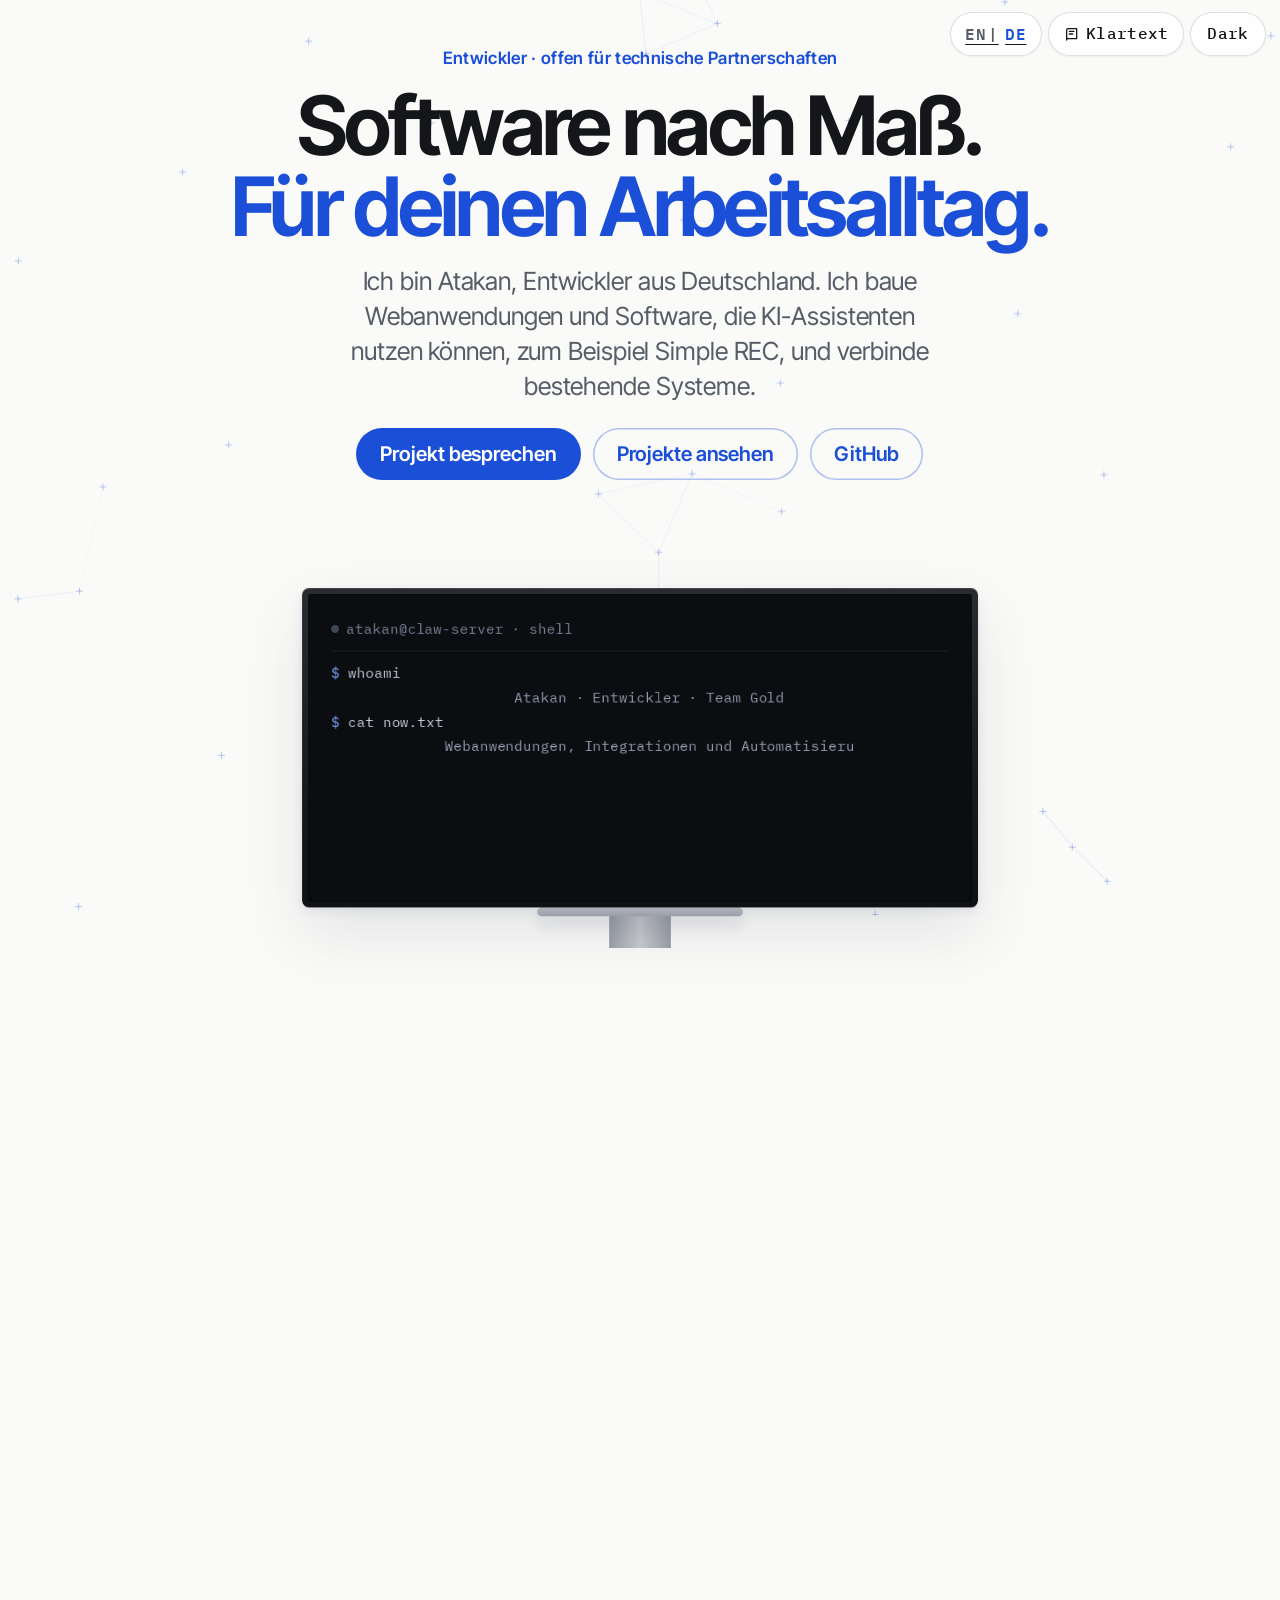
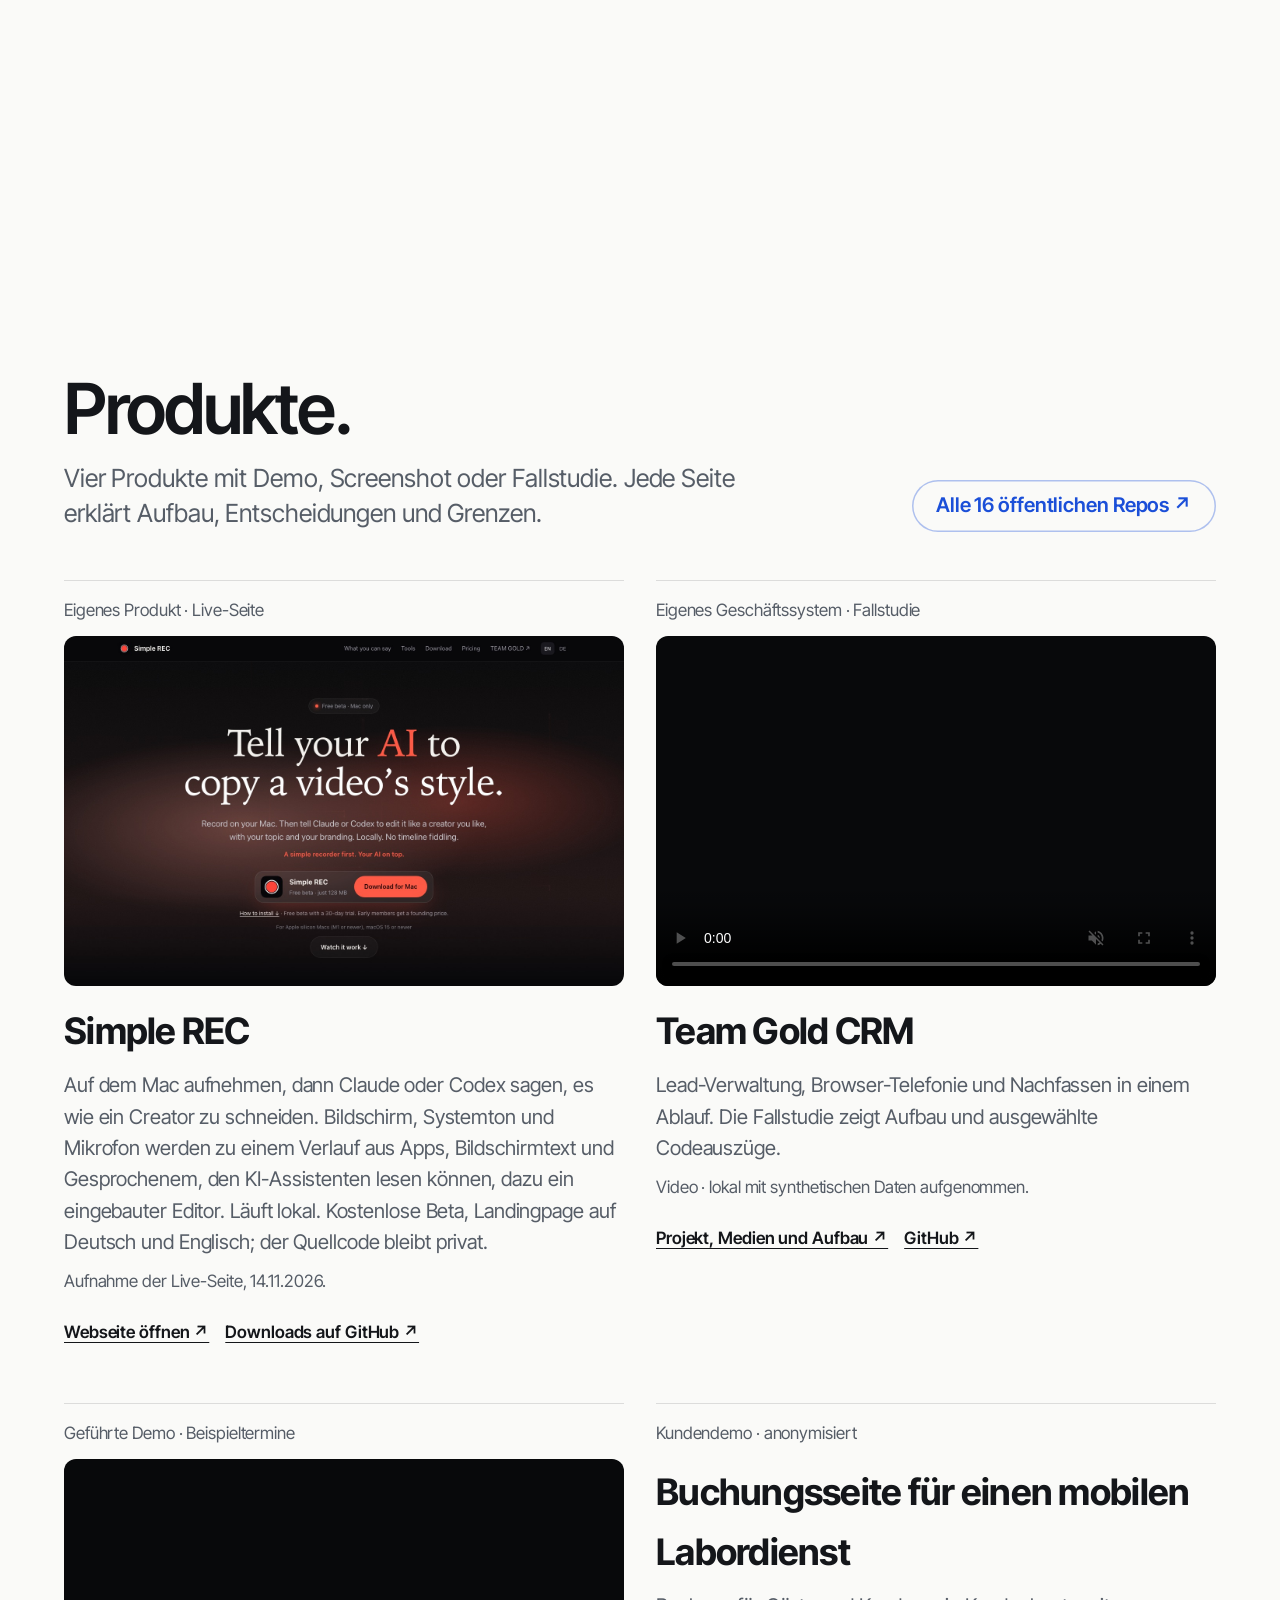
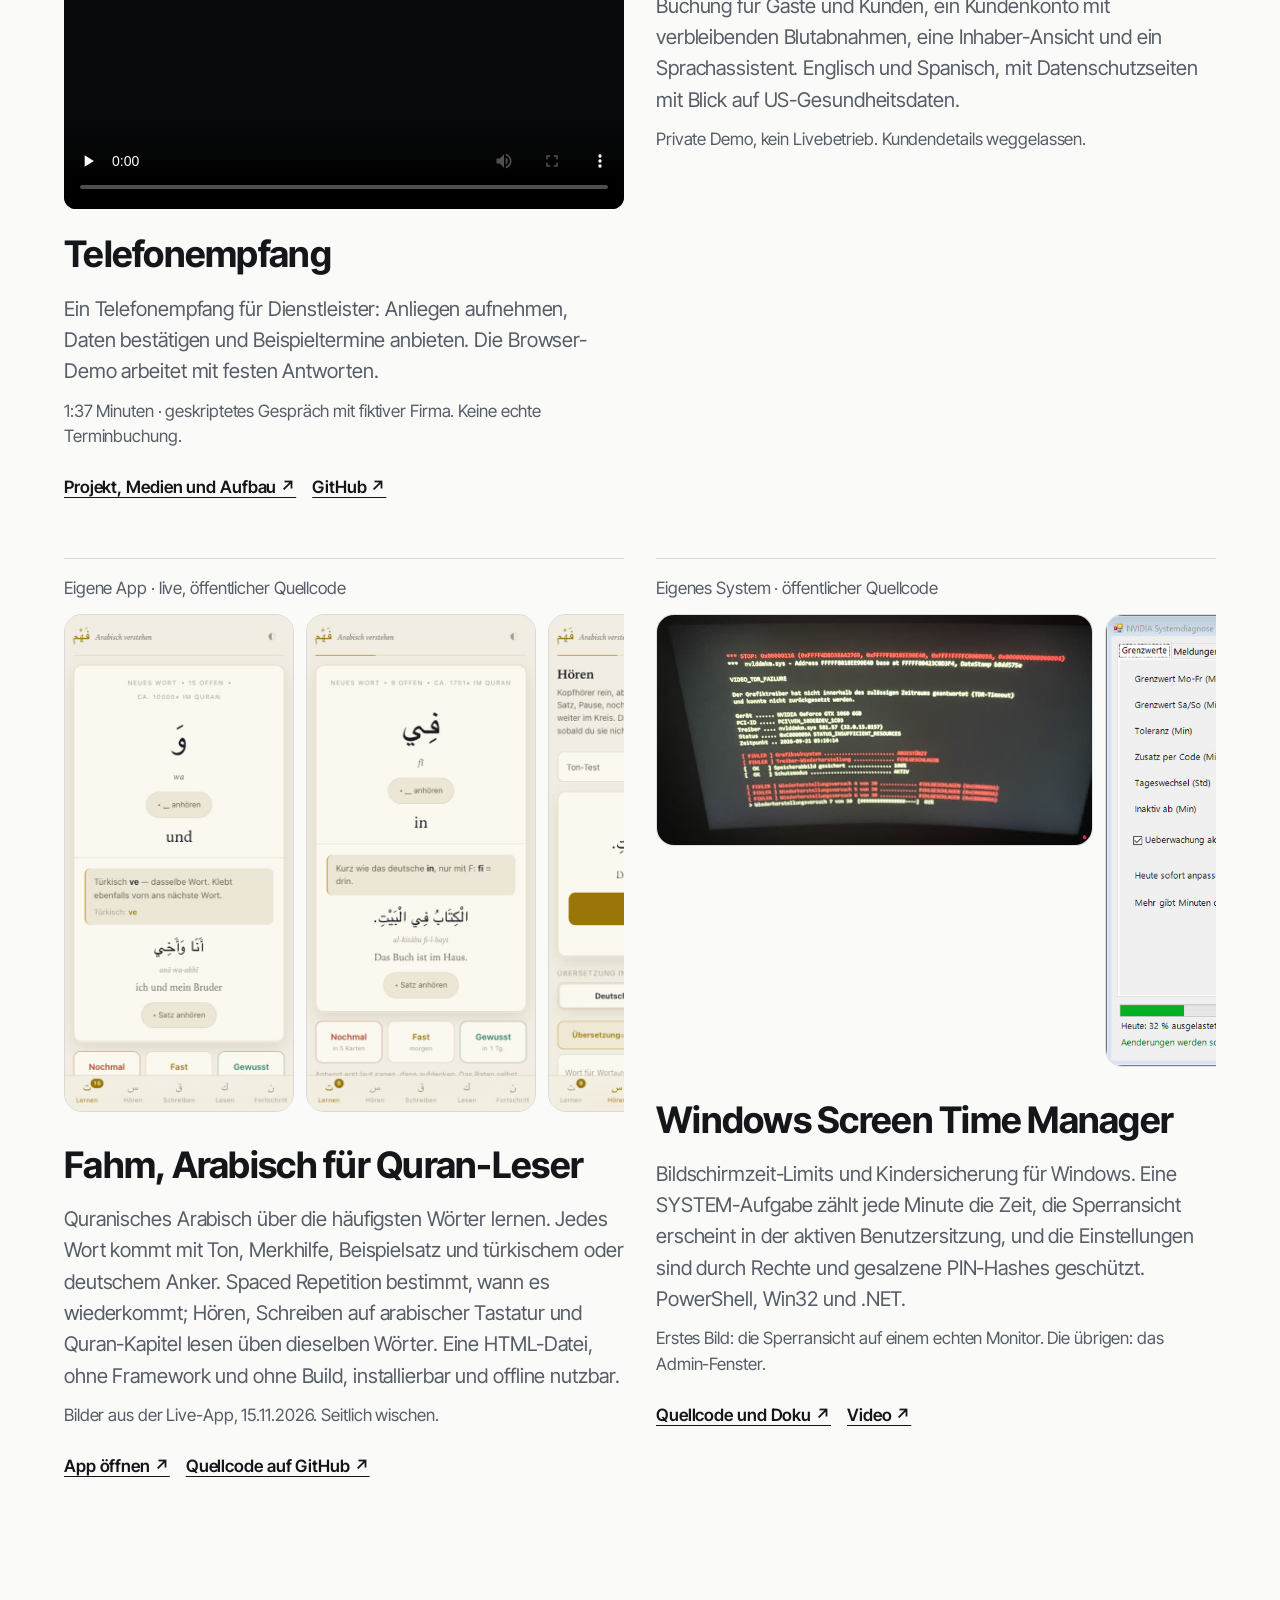
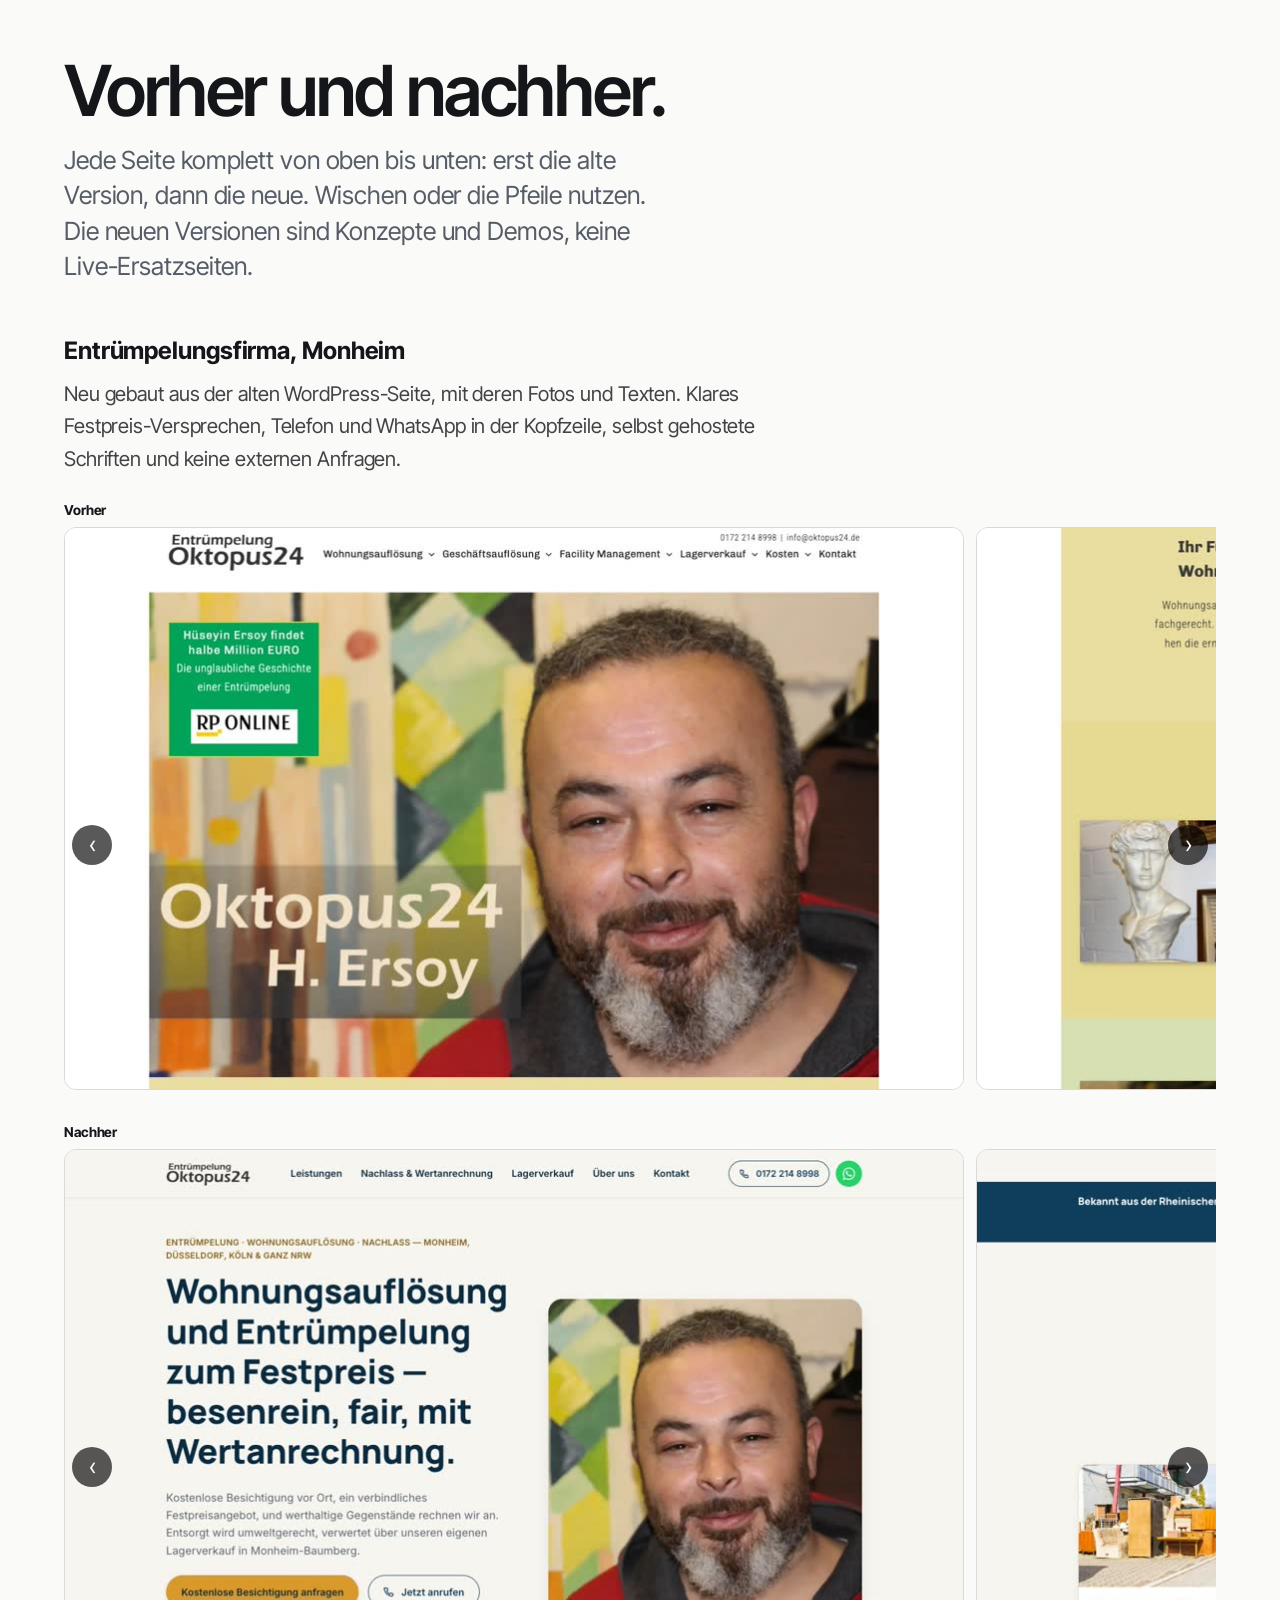
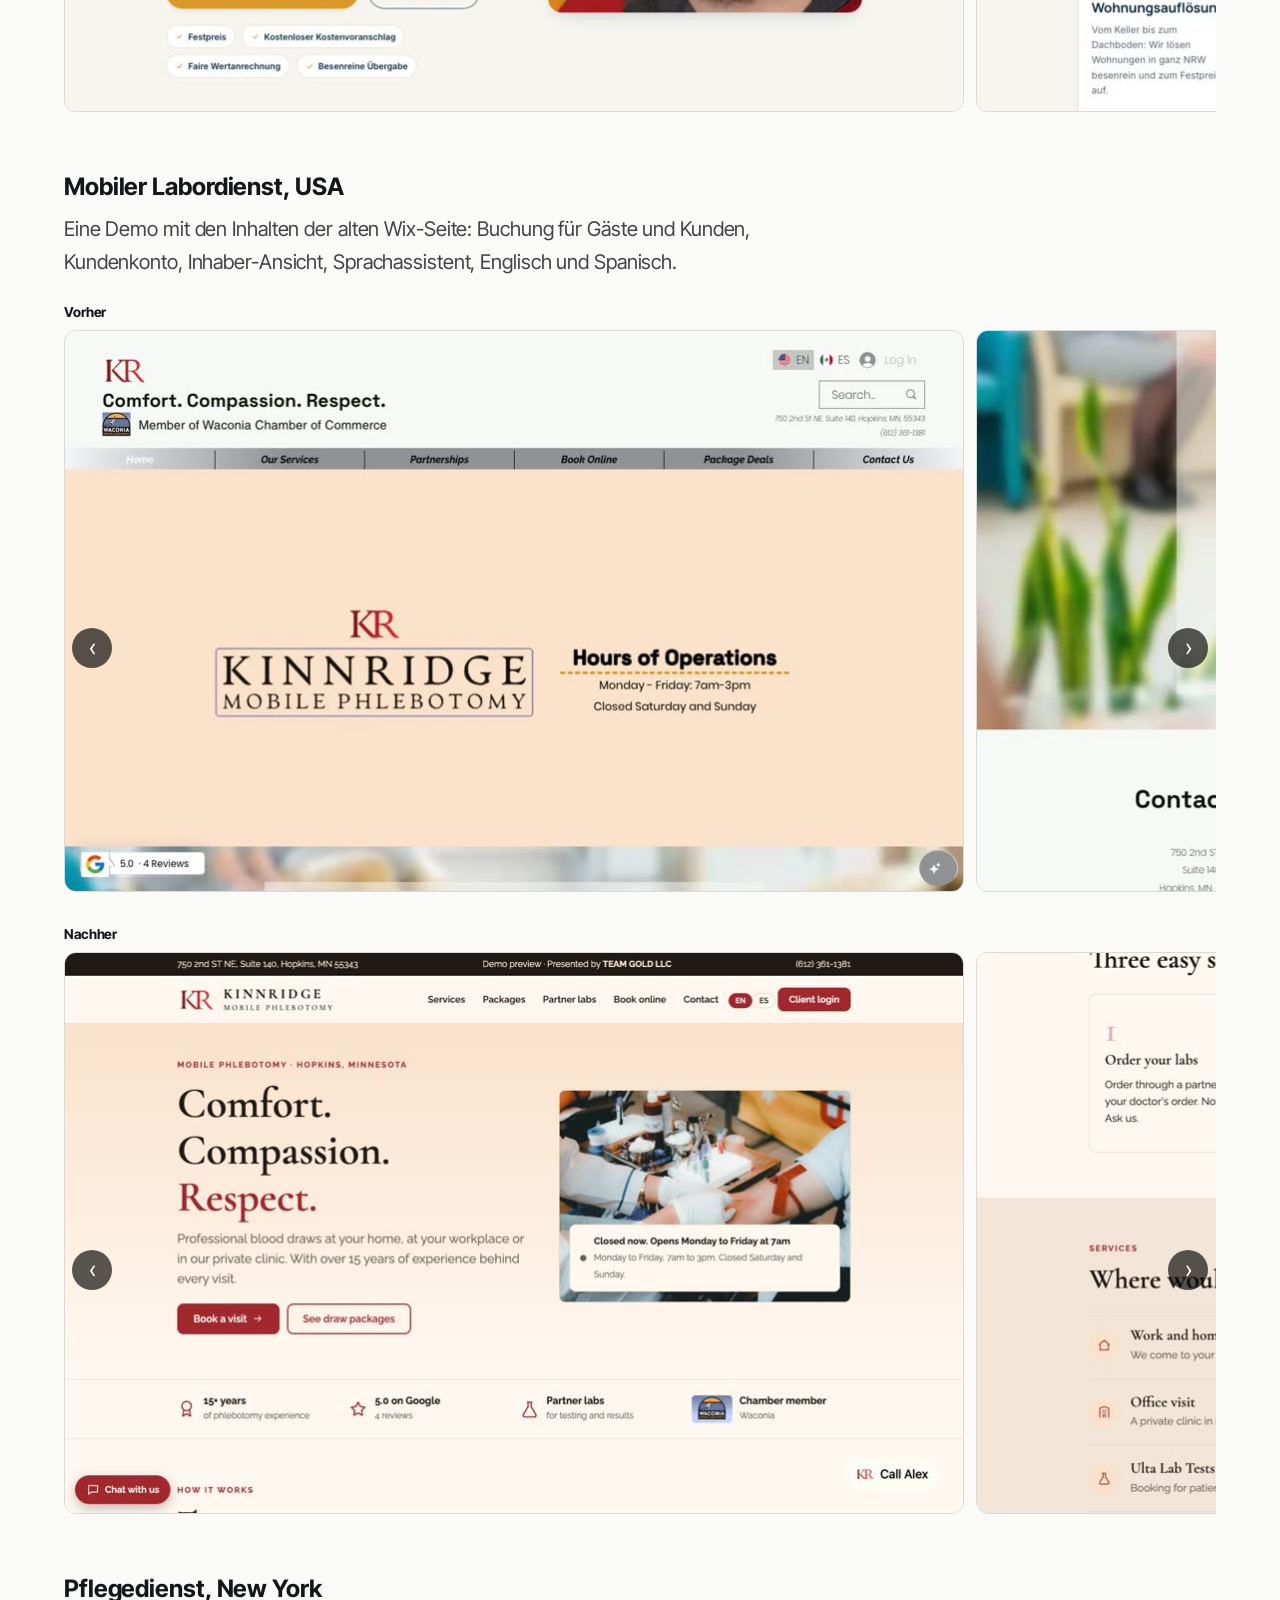
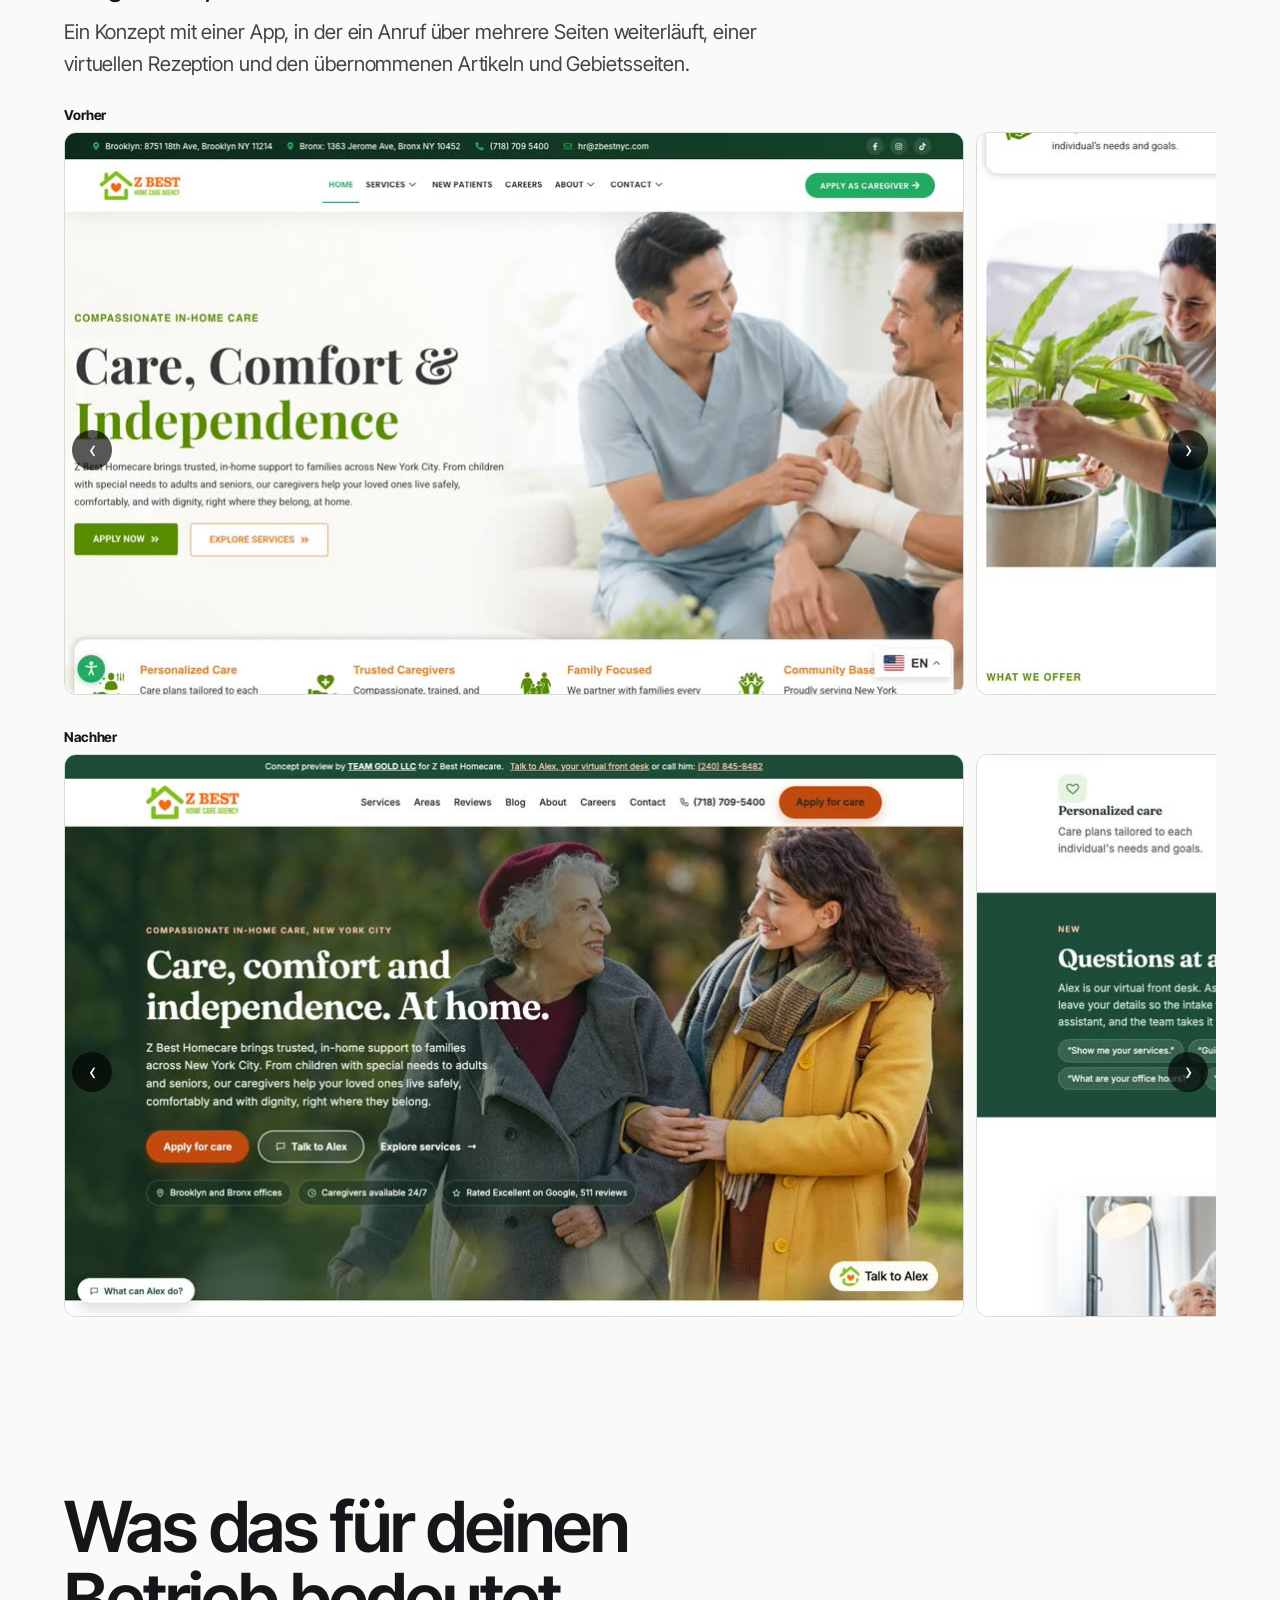
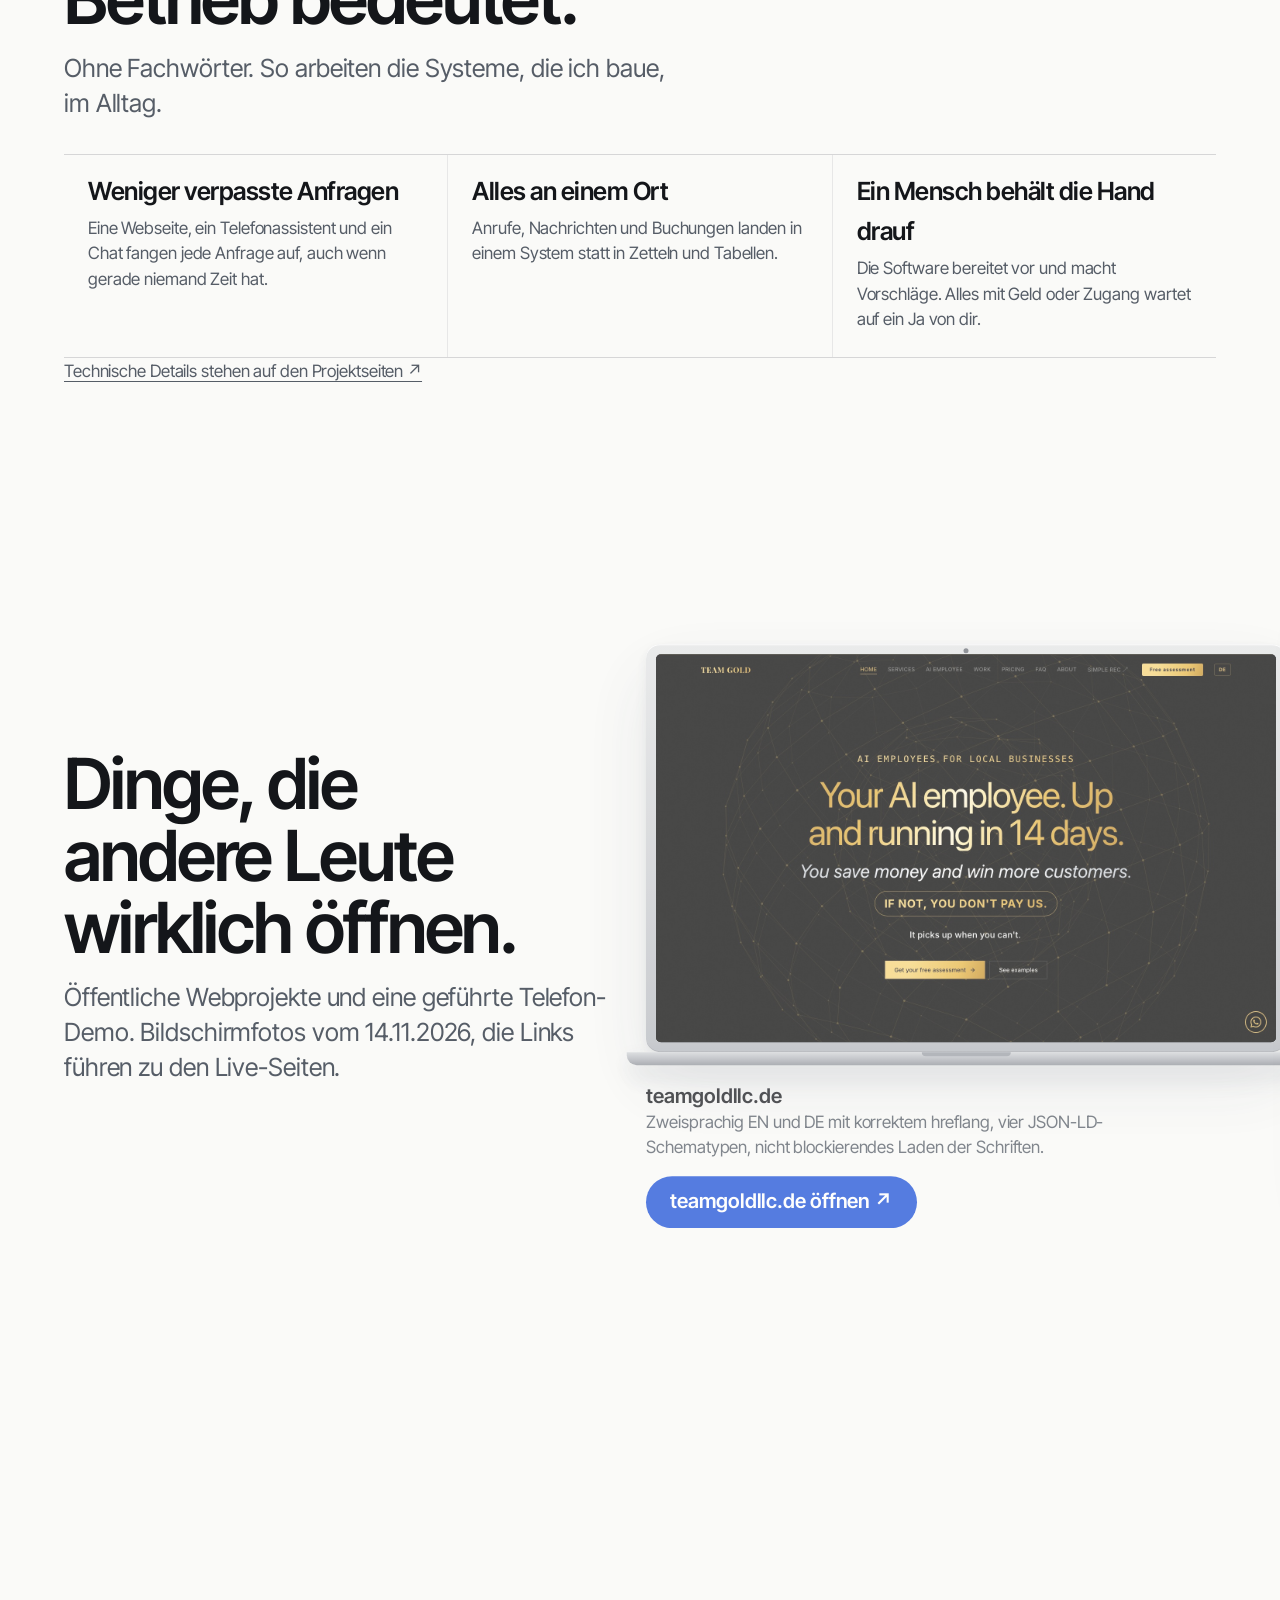
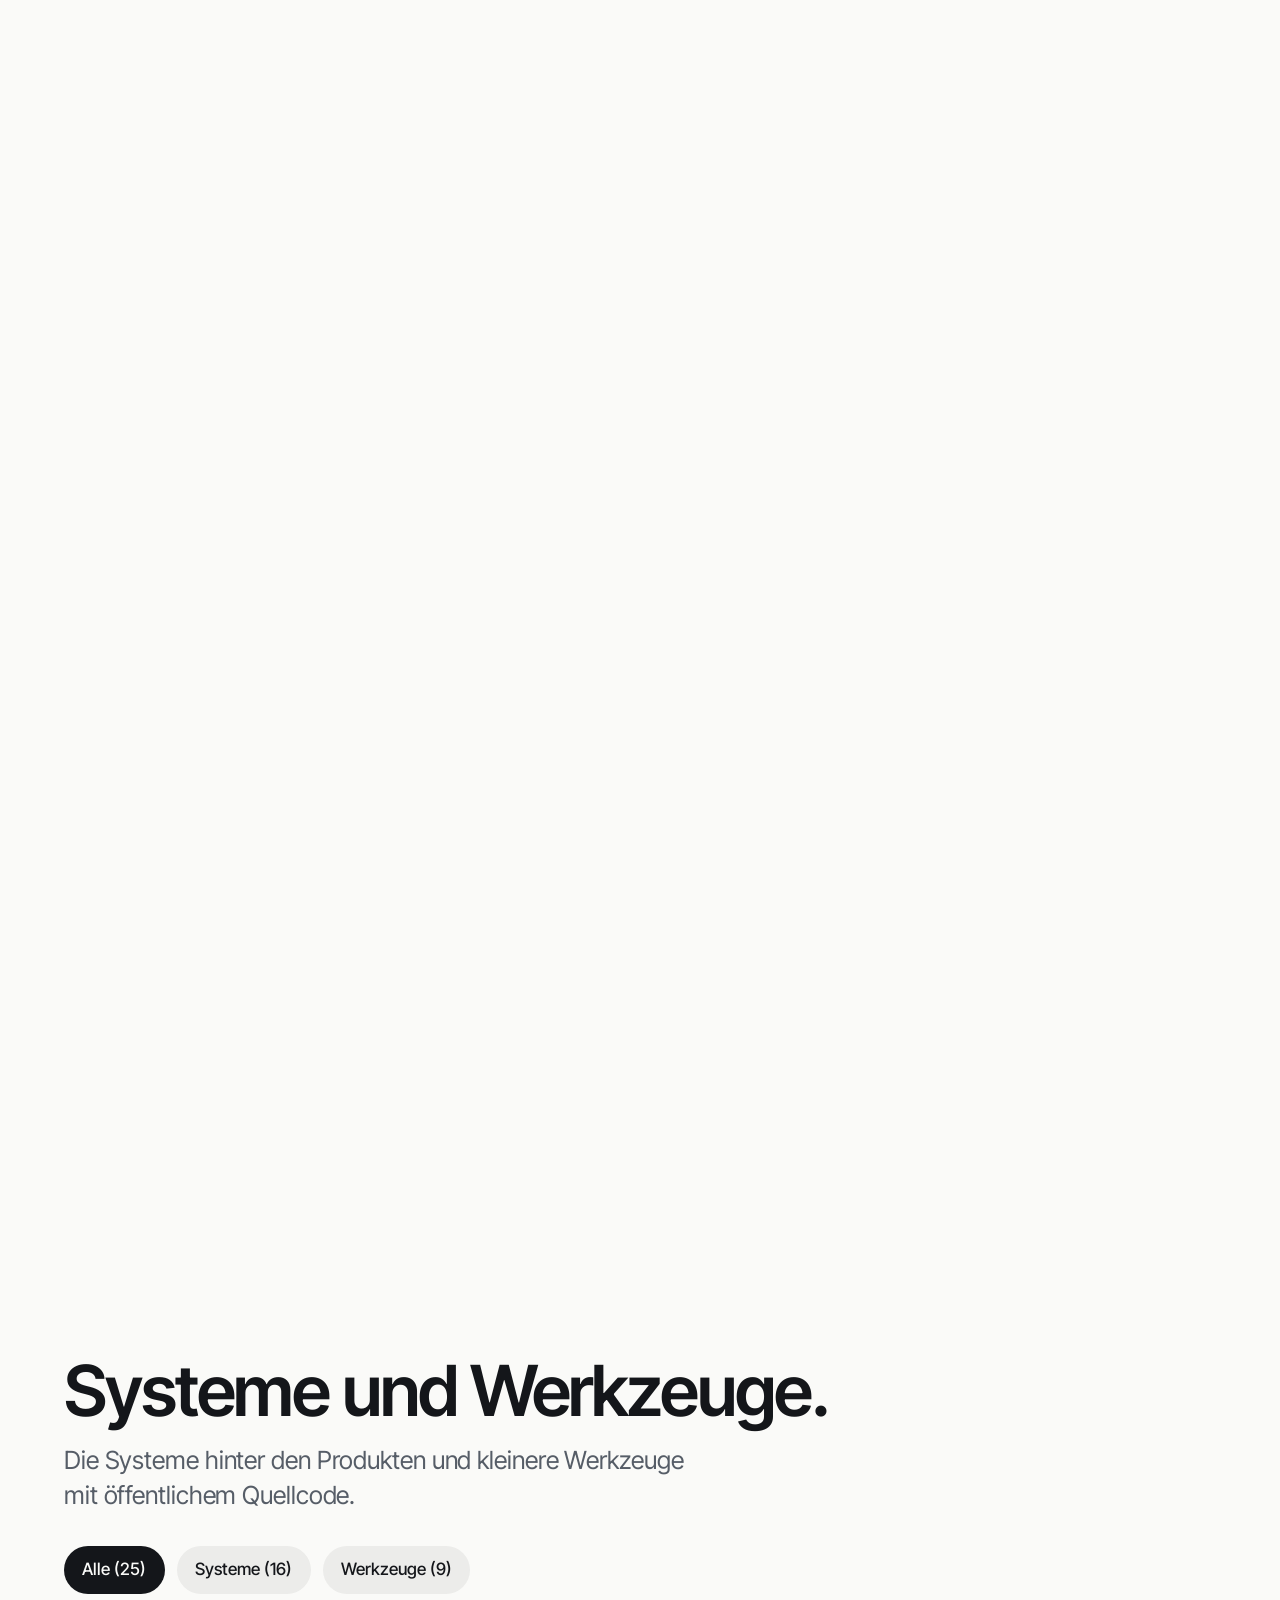
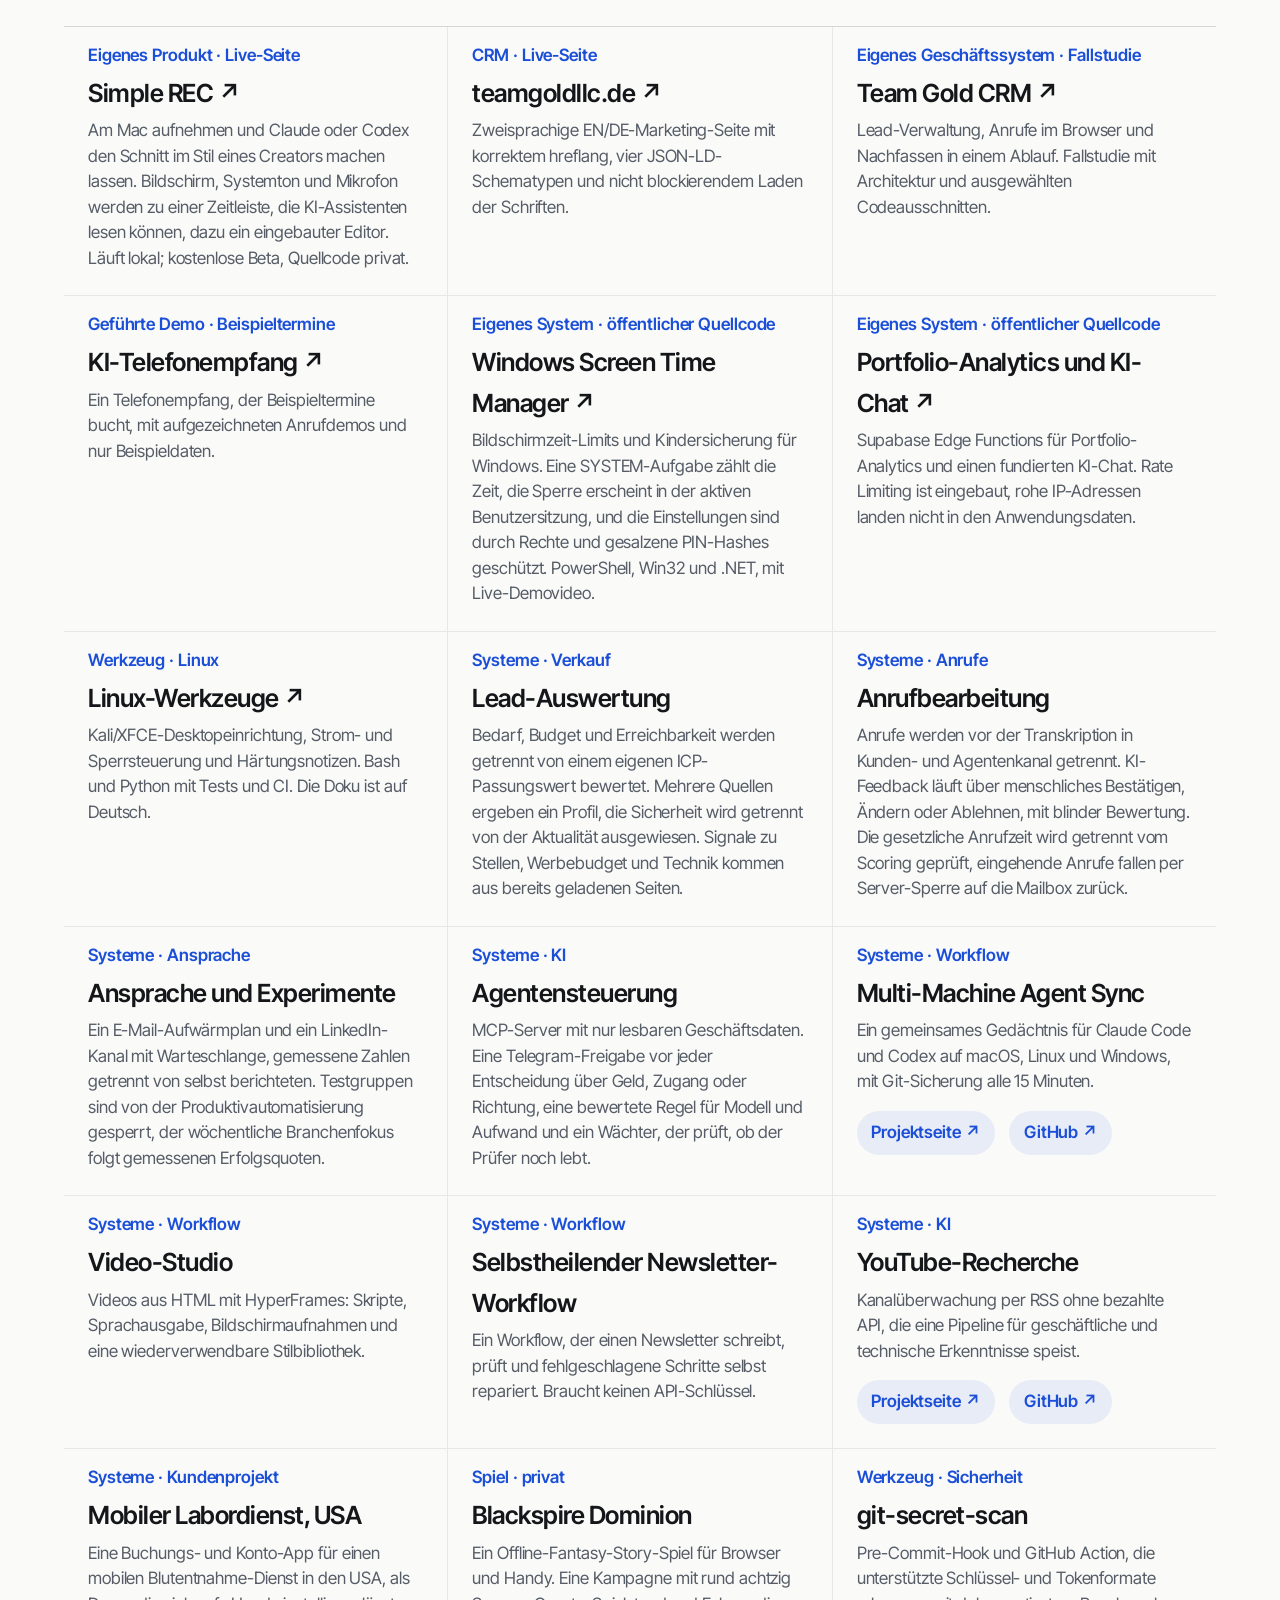
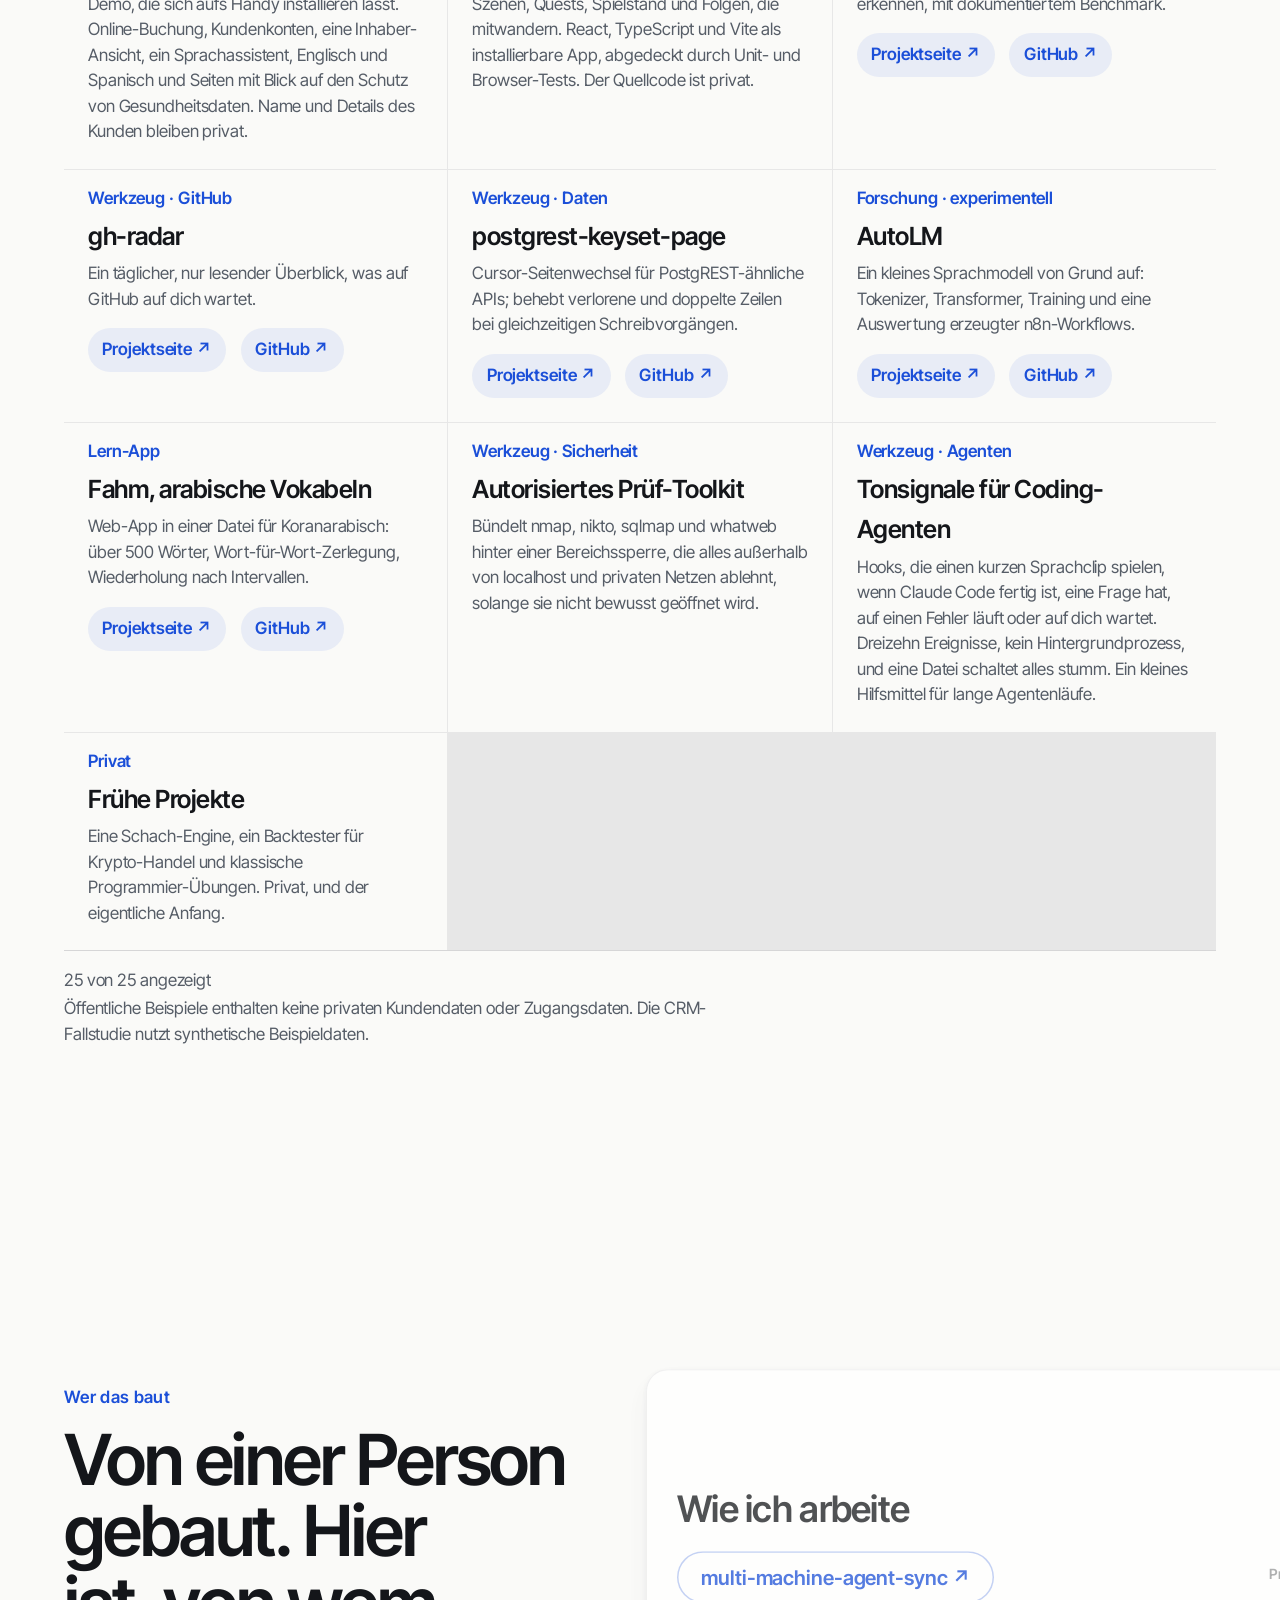
<file: de/index.html>
<!doctype html>
<!-- Static portfolio: bilingual project stories; shared styles and scroll behavior live in scrollcraft.css/js. -->
<html lang="de"><head>
<meta charset="utf-8">
<meta name="viewport" content="width=device-width, initial-scale=1, viewport-fit=cover">
<title>Atakan | Individuelle Software & Integrationen</title>
<meta name="description" content="Individuelle Webanwendungen, Integrationen und Automatisierung von Atakan. Dokumentierte Projekte ansehen und eine technische Zusammenarbeit besprechen.">
<link rel="canonical" href="https://atakan-24.github.io/de/">
<meta property="og:type" content="website">
<meta property="og:url" content="https://atakan-24.github.io/de/">
<meta property="og:title" content="Atakan | Individuelle Software & Integrationen">
<meta property="og:description" content="Individuelle Webanwendungen, Integrationen und Automatisierung von Atakan. Dokumentierte Projekte ansehen und eine technische Zusammenarbeit besprechen.">
<meta property="og:image" content="https://atakan-24.github.io/og.jpg?v=20261102">
<meta name="twitter:card" content="summary_large_image">
<meta name="twitter:image" content="https://atakan-24.github.io/og.jpg?v=20261102">
<link rel="icon" href="data:image/svg+xml,&lt;svg xmlns='http://www.w3.org/2000/svg' viewBox='0 0 32 32'&gt;&lt;rect width='32' height='32' rx='8' fill='%23F4F4F2'/&gt;&lt;rect x='7' y='9' width='18' height='2.6' rx='1.3' fill='%231B4FD8'/&gt;&lt;rect x='7' y='15' width='18' height='2.6' rx='1.3' fill='%231B4FD8' opacity='.55'/&gt;&lt;rect x='7' y='21' width='11' height='2.6' rx='1.3' fill='%231B4FD8' opacity='.3'/&gt;&lt;/svg&gt;">
<link rel="preconnect" href="https://fonts.googleapis.com">
<link rel="preconnect" href="https://fonts.gstatic.com" crossorigin="">
<link rel="stylesheet" href="https://fonts.googleapis.com/css2?family=Inter+Tight:ital,wght@0,300..800;1,400&amp;family=IBM+Plex+Mono:wght@400;500&amp;display=swap">
<link rel="stylesheet" href="/scrollcraft.css">
<link rel="stylesheet" href="/project-media.css?v=3">
<style>
/* ===========================================================================
   1 · TOKENS. The whole rebrand: six colours, two faces, one mono for code.
   Light ground, not white on black. Off-white with a cool bias so the CRM
   screenshots (which are near-black) sit on it as objects rather than holes,
   and cobalt as the single accent (taste.md's "cobalt against a single
   neutral" rotation, chosen over the cream-and-brass reach it warns about).
   =========================================================================== */
:root {
  --sc-canvas:      #F4F4F2;
  --sc-surface:     #FFFFFF;
  --sc-ink:         #14161A;   /* off-black, never #000 */
  --sc-ink-soft:    #565D67;   /* cool-tinted, not flat grey. 6.2:1 on canvas */
  --sc-accent:      #1B4FD8;   /* 6.6:1 on the canvas, 4.6:1 on white */
  --sc-accent-ink:  #FFFFFF;

  --sc-font-display: "Inter Tight", -apple-system, "Segoe UI", system-ui, sans-serif;
  --sc-font-text:    "Inter Tight", -apple-system, "Segoe UI", system-ui, sans-serif;
  --sc-font-mono:    "IBM Plex Mono", ui-monospace, "Cascadia Mono", monospace;

  /* THE FIRST THING THE OWNER SAID: "schrift zu klein bei manchen elementen".
     The engine's small steps are 12px and 14px, and every label, eyebrow,
     caption and chip on v3 inherited them. Raised at the token, so engine
     classes (.sc-label, .sc-body) come up too and nothing can slip under
     16px by inheriting a default. */
  --sc-t-xs:   1rem;                                        /* was 12-13px  */
  --sc-t-sm:   1.0625rem;                                   /* was 14-15px  */
  --sc-t-base: clamp(1.125rem, 1.04rem + 0.28vw, 1.3125rem);/* 18 - 21px    */
  --sc-t-lg:   clamp(1.3125rem, 1.16rem + 0.5vw, 1.625rem);
  --sc-t-xl:   clamp(1.75rem, 1.4rem + 1.1vw, 2.5rem);
  --sc-t-2xl:  clamp(2rem, 1.45rem + 2.3vw, 3.4rem);
  --sc-t-3xl:  clamp(2.5rem, 1.7rem + 3.4vw, 4.4rem);
  --sc-t-4xl:  clamp(2.75rem, 1.1rem + 6.4vw, 8.6rem);

  --sc-measure: 58ch;
  --sc-maxw:    84rem;

  /* Light grounds need a light shadow model. The engine's default is tuned
     for a near-black page and paints as dirt on off-white. */
  --sc-shadow-color: 220 22% 32%;
  --sc-e1: 0 1px 2px hsl(var(--sc-shadow-color) / 0.07);
  --sc-e2: 0 2px 6px hsl(var(--sc-shadow-color) / 0.08), 0 12px 28px hsl(var(--sc-shadow-color) / 0.06);
  --sc-e3: 0 4px 12px hsl(var(--sc-shadow-color) / 0.10), 0 30px 70px hsl(var(--sc-shadow-color) / 0.12);
  --sc-edge: inset 0 1px 0 rgb(255 255 255 / 0.9);

  --v4-hair: color-mix(in oklab, var(--sc-ink) 13%, transparent);
  --v4-hair-soft: color-mix(in oklab, var(--sc-ink) 8%, transparent);
  --v4-glass: color-mix(in oklab, var(--sc-surface) 82%, transparent);
  --v4-screen: #0B0D11;    /* the inside of every device frame on this page */
  --v4-ok: #16794A;
  --v4-bad: #B3261E;
}
/* Dark switch (2026-09-05 comment: "dark mode with the colours of the old
   page"). Every value below is the live site's own token from
   portfolio-github/index.html: --bg, --bg-card, --text, --text-dim, --accent.
   --sc-canvas carries !important because the engine writes the per-section
   drift colour inline on <html>; an author !important on a custom property
   outranks an inline value, so the light drifts cannot bleed through. */
:root[data-theme="dark"] {
  --sc-canvas:      #0b0d12 !important;
  --sc-surface:     #12151d;
  --sc-ink:         #e7e9ee;
  --sc-ink-soft:    #9aa1b0;
  --sc-accent:      #7dd3c0;
  --sc-accent-ink:  #0b0d12;
  --sc-shadow-color: 225 30% 3%;
  --sc-e1: 0 1px 2px hsl(var(--sc-shadow-color) / 0.5);
  --sc-e2: 0 2px 6px hsl(var(--sc-shadow-color) / 0.55), 0 12px 28px hsl(var(--sc-shadow-color) / 0.45);
  --sc-e3: 0 4px 12px hsl(var(--sc-shadow-color) / 0.6), 0 30px 70px hsl(var(--sc-shadow-color) / 0.6);
  --sc-edge: inset 0 1px 0 rgb(255 255 255 / 0.06);
  --v4-hair: #232734;
  --v4-hair-soft: #1a1f2b;
  --v4-glass: color-mix(in oklab, #12151d 84%, transparent);
  --v4-ok: #7dd3c0;
  --v4-bad: #d97a6e;
  color-scheme: dark;
}
:root[data-theme="dark"] .dv__lid { background: linear-gradient(180deg, #2a2e3a, #1a1f2b 62%, #12151d); }
:root[data-theme="dark"] .dv__base { background: linear-gradient(180deg, #232734, #171b25 55%, #0f1218); }
:root[data-theme="dark"] .dv__base::after { background: #232734; }
:root[data-theme="dark"] .dv--monitor .dv__base,
:root[data-theme="dark"] .dv--monitor .dv__base::after { background: #232734; }
:root[data-theme="dark"] .v4-layer__row { background: #171b25; }
:root[data-theme="dark"] .v4-cta--ghost:hover { background: color-mix(in oklab, var(--sc-accent) 14%, transparent); }
/* the link back to version one, under the ask desk */
.v4-first { color: var(--sc-accent); font-weight: 500; text-decoration: none; border-bottom: 1px solid color-mix(in oklab, var(--sc-accent) 40%, transparent); }
.v4-first:hover { border-bottom-color: var(--sc-accent); }
/* the sliders while they demo themselves */
.v4-demo.is-sweeping input[type="range"] { accent-color: var(--sc-accent); }
.v4-demo.is-sweeping .v4-srow output { color: var(--sc-accent); transition: color .2s; }
/* ---- motion that carries meaning (2026-09-05 comment: "more animations
   where it makes sense"). All of it is off under prefers-reduced-motion. --- */
/* a · packets travelling the routing diagram */
.v4-aios__dot { fill: var(--sc-accent); opacity: 0; }
.v4-aios__meter { transform-origin: 0 50%; transform: scaleX(0); transition: transform 1.2s var(--sc-ease-out) .6s; }
[data-sc-in].sc-in .v4-aios__meter { transform: scaleX(1); }
@media (prefers-reduced-motion: no-preference) {
  [data-sc-in].sc-in .v4-aios__dot { animation: v4-travel 3.6s cubic-bezier(.4,0,.2,1) 1.2s infinite; }
  [data-sc-in].sc-in .v4-aios__dot--2 { animation-delay: 3s; }
  @keyframes v4-travel { 0% { offset-distance: 0%; opacity: 0; } 8% { opacity: 1; } 92% { opacity: 1; } 100% { offset-distance: 100%; opacity: 0; } }
}
/* b · histogram bars grow when the demo arrives */
.v4-hrow .bar { transform-origin: 50% 100%; transform: scaleY(0); transition: transform .7s var(--sc-ease-out); }
[data-sc-in].sc-in .v4-hrow .bar { transform: scaleY(1); }
.v4-hrow .bar:nth-child(2n) { transition-delay: 60ms; } .v4-hrow .bar:nth-child(3n) { transition-delay: 120ms; } .v4-hrow .bar:nth-child(5n) { transition-delay: 200ms; }
@media (prefers-reduced-motion: reduce) { .v4-hrow .bar { transform: none; transition: none; } }
/* c · the 19 cards settle in one after another */
#cardgrid .cat-idx-card { opacity: 0; transform: translate3d(0, 14px, 0); transition: opacity .6s var(--sc-ease-out), transform .6s var(--sc-ease-out); }
#cardgrid.sc-in .cat-idx-card { opacity: 1; transform: none; }
#cardgrid.sc-in .cat-idx-card:nth-child(2) { transition-delay: 50ms; } #cardgrid.sc-in .cat-idx-card:nth-child(3) { transition-delay: 100ms; }
#cardgrid.sc-in .cat-idx-card:nth-child(4) { transition-delay: 150ms; } #cardgrid.sc-in .cat-idx-card:nth-child(5) { transition-delay: 200ms; }
#cardgrid.sc-in .cat-idx-card:nth-child(6) { transition-delay: 250ms; } #cardgrid.sc-in .cat-idx-card:nth-child(n+7) { transition-delay: 300ms; }
@media (prefers-reduced-motion: reduce) { #cardgrid .cat-idx-card { opacity: 1; transform: none; transition: none; } }
/* d · device frames answer the pointer */
@media (hover: hover) and (prefers-reduced-motion: no-preference) {
  .v4-rail__dev .dv { transition: transform .6s var(--sc-ease-out); }
  .v4-rail__dev:hover .dv { transform: perspective(1200px) rotateY(-4deg) translateY(-4px); }
}
/* the switch itself */
.v4-theme { position: fixed; z-index: 60; top: max(0.75rem, env(safe-area-inset-top)); right: 0.9rem;
  min-height: 44px; padding: 0 1rem; border-radius: var(--sc-r-pill);
  font-family: var(--sc-font-mono); font-size: var(--sc-t-xs); font-weight: 500; letter-spacing: 0.02em;
  color: var(--sc-ink); background: var(--v4-glass); backdrop-filter: blur(14px); -webkit-backdrop-filter: blur(14px);
  border: 1px solid var(--v4-hair); box-shadow: var(--sc-e1); cursor: pointer; }
.v4-theme:hover { border-color: var(--sc-accent); }
.v4-theme:focus-visible { outline: 2px solid var(--sc-accent); outline-offset: 2px; }
/* Both corner controls live in one fixed rail so a third one cannot collide
   with the second (2026-09-05). */
.v4-controls { position: fixed; z-index: 61; top: max(0.75rem, env(safe-area-inset-top)); right: 0.9rem;
  display: flex; gap: 0.4rem; align-items: center; }
.v4-theme { position: static; }
@media (max-width: 700px) {
  .v4-controls { top: auto; bottom: max(0.75rem, env(safe-area-inset-bottom)); left: 0.9rem; right: 0.9rem; justify-content: flex-end; }
}
/* ---- "Plain English": the page explains itself for non-developers -------
   Off by default, so a technical reader sees exactly the page as built. On,
   it underlines jargon (tap for a plain sentence) and puts one plain line at
   the top of each act. Both are added at runtime and removed again, so the
   markup and the page length stay untouched while it is off. */
.v4-plainbtn { display: inline-flex; align-items: center; gap: 0.4rem; min-height: 44px; padding: 0 0.9rem;
  border-radius: var(--sc-r-pill); font-family: var(--sc-font-mono); font-size: var(--sc-t-xs); font-weight: 500;
  letter-spacing: 0.02em; color: var(--sc-ink); background: var(--v4-glass);
  backdrop-filter: blur(14px); -webkit-backdrop-filter: blur(14px);
  border: 1px solid var(--v4-hair); box-shadow: var(--sc-e1); cursor: pointer; }
.v4-plainbtn svg { width: 1rem; height: 1rem; }
.v4-langbtn { font-family: var(--sc-font-mono); font-size: var(--sc-t-xs); font-weight: 600; letter-spacing: 0.04em; }
.v4-langbtn .on { color: var(--sc-accent); }
.v4-langbtn .off { color: var(--sc-ink-soft); }
.v4-langnote { position: fixed; z-index: 62; left: 50%; translate: -50% 0;
  top: max(0.75rem, env(safe-area-inset-top)); display: none; align-items: center; gap: 0.7rem;
  padding: 0.5rem 0.6rem 0.5rem 1rem; border-radius: var(--sc-r-pill);
  background: var(--v4-glass); backdrop-filter: blur(18px); -webkit-backdrop-filter: blur(18px);
  border: 1px solid var(--v4-hair); box-shadow: var(--sc-e2);
  font-size: var(--sc-t-sm); color: var(--sc-ink); max-width: calc(100vw - 1.8rem); }
.v4-langnote.is-on { display: flex; }
.v4-langnote a { min-height: 36px; display: inline-flex; align-items: center; padding: 0 0.8rem;
  border-radius: var(--sc-r-pill); background: var(--sc-accent); color: var(--sc-accent-ink);
  text-decoration: none; font-weight: 600; white-space: nowrap; }
@media (max-width: 700px) { .v4-langnote { top: auto; bottom: calc(max(0.75rem, env(safe-area-inset-bottom)) + 56px); } }
.v4-plainbtn:hover { border-color: var(--sc-accent); }
.v4-plainbtn:focus-visible { outline: 2px solid var(--sc-accent); outline-offset: 2px; }
.v4-plainbtn[aria-pressed="true"] { background: var(--sc-accent); color: var(--sc-accent-ink); border-color: var(--sc-accent); }
@media (max-width: 430px) { .v4-plainbtn__label { display: none; } .v4-plainbtn { padding: 0 0.75rem; } }

.v4-jargon { display: inline; font: inherit; color: inherit; background: none; border: 0;   /* a button is inline-block by default, which makes a two-word term an unbreakable box and pushes a line */ padding: 0.42em 0.16em; margin: -0.42em -0.16em;   /* padding + negative margin: a finger-sized target without moving a single line of text */
  cursor: help; text-decoration: underline dotted var(--sc-accent); text-underline-offset: 0.22em;
  text-decoration-thickness: 2px; border-radius: 4px; }
.v4-jargon:hover, .v4-jargon[aria-pressed="true"] { background: color-mix(in oklab, var(--sc-accent) 14%, transparent); color: var(--sc-accent); }
.v4-jargon:focus-visible { outline: 2px solid var(--sc-accent); outline-offset: 1px; }

.v4-plain__intro { margin: 0 0 var(--sc-4); padding: 0.7rem 1rem; border-radius: 12px;
  font-size: var(--sc-t-base); line-height: 1.5; color: var(--sc-ink);
  background: color-mix(in oklab, var(--sc-accent) 8%, transparent);
  border-left: 3px solid var(--sc-accent); max-width: 60ch; }
.v4-plain__intro b { font-weight: 600; color: var(--sc-accent); }
/* A pinned act has a fixed stage height; the full-size line pushed #crm 10px
   past it (measured), so inside a pin it runs compact. */
[data-sc-act="pin"] .v4-plain__intro { padding: 0.45rem 0.8rem; margin-bottom: var(--sc-2); font-size: var(--sc-t-sm); }

.v4-plainbar { position: fixed; z-index: 61; left: 0.9rem; bottom: max(1rem, env(safe-area-inset-bottom));
  width: min(26rem, calc(100vw - 1.8rem)); padding: 0.9rem 1rem 0.9rem 1.1rem; border-radius: 16px;
  display: none; grid-template-columns: 1fr auto; gap: 0.6rem; align-items: start;
  background: var(--v4-glass); backdrop-filter: blur(18px); -webkit-backdrop-filter: blur(18px);
  border: 1px solid var(--v4-hair); box-shadow: var(--sc-e3);
  font-size: var(--sc-t-base); line-height: 1.5; color: var(--sc-ink); }
.v4-plainbar.is-on { display: grid; }
.v4-plainbar b { font-weight: 600; color: var(--sc-accent); }
.v4-plainbar__x { min-width: 32px; min-height: 32px; border-radius: 50%; border: 0; cursor: pointer;
  background: color-mix(in oklab, var(--sc-ink) 8%, transparent); color: var(--sc-ink);
  font-family: var(--sc-font-mono); font-size: var(--sc-t-sm); line-height: 1; }
.v4-plainbar__x:hover { background: var(--sc-accent); color: var(--sc-accent-ink); }
@media (max-width: 700px) {
  .v4-plainbar { left: 0.9rem; right: 0.9rem; width: auto; bottom: calc(max(0.75rem, env(safe-area-inset-bottom)) + 56px); }
}

/* ===========================================================================
   2 · GROUND RULES
   =========================================================================== */
body { background: var(--sc-canvas); color: var(--sc-ink); }
::selection { background: color-mix(in oklab, var(--sc-accent) 22%, transparent); }

h1, h2, h3, h4 { font-family: var(--sc-font-display); margin: 0; }
p { margin: 0; }
a { color: inherit; }
img { display: block; max-width: 100%; }

.v4-claim  { font-size: var(--sc-t-3xl); font-weight: 600; line-height: 1.02;
             letter-spacing: -0.03em; text-wrap: balance; max-width: 17ch; }
.v4-claim--wide { max-width: 24ch; }
/* A German compound can be wider than a phone at display size (measured:
   "Sicherheitswerkzeug" overflowed a 360px viewport by 18px). */
.v4-claim, .v4-hero__h1, .v4-about__h, .v4-demo h4, .v4-layer h4, .cat-idx-card h4 {
  hyphens: auto; -webkit-hyphens: auto; overflow-wrap: break-word; }
.v4-sub    { font-size: var(--sc-t-lg); line-height: 1.42; color: var(--sc-ink-soft);
             max-width: 46ch; margin-top: var(--sc-4); text-wrap: pretty; }
.v4-note   { font-size: var(--sc-t-sm); line-height: 1.55; color: var(--sc-ink-soft);
             max-width: 68ch; }
.v4-eyebrow{ font-size: var(--sc-t-sm); font-weight: 600; letter-spacing: 0.02em;
             color: var(--sc-accent); margin-bottom: var(--sc-3); }
.v4-body   { font-size: var(--sc-t-base); line-height: 1.6; color: var(--sc-ink-soft);
             max-width: var(--sc-measure); text-wrap: pretty; }

/* One label, used everywhere on the page. */
.v4-cta {
  display: inline-flex; align-items: center; gap: 0.5em;
  min-height: 52px; padding: 0 1.5rem;
  border-radius: var(--sc-r-pill);
  background: var(--sc-accent); color: var(--sc-accent-ink);
  font-size: var(--sc-t-base); font-weight: 600; text-decoration: none;
  transition: transform 140ms var(--sc-ease-out), background 140ms var(--sc-ease-out);
}
.v4-cta:hover { background: color-mix(in oklab, var(--sc-accent) 86%, #000); }
.v4-cta:active { transform: translateY(1px); }
.v4-cta--ghost { background: transparent; color: var(--sc-accent);
                 box-shadow: inset 0 0 0 1.5px color-mix(in oklab, var(--sc-accent) 34%, transparent); }
.v4-cta--ghost:hover { background: color-mix(in oklab, var(--sc-accent) 8%, transparent); }
.v4-hidden { position: absolute; width: 1px; height: 1px; overflow: hidden;
              clip-path: inset(50%); white-space: nowrap; }
:where(a, button, input, textarea, summary):focus-visible {
  outline: 2.5px solid var(--sc-accent); outline-offset: 3px; border-radius: 4px;
}

/* Facts. Three at most, on one line, tabular. Never a card. */
.v4-facts { display: flex; flex-wrap: wrap; gap: var(--sc-5) var(--sc-8); margin-top: var(--sc-5);
            padding-top: var(--sc-4); border-top: 1px solid var(--v4-hair); list-style: none; }
#crm .v4-facts { gap: var(--sc-4) var(--sc-6); margin-top: var(--sc-4); }
#crm .v4-facts .n { font-size: clamp(1.6rem, 1.9vw, 2.2rem); }
.v4-facts li { display: grid; gap: 2px; }
.v4-facts .n { font-family: var(--sc-font-display); font-size: clamp(1.9rem, 2.4vw, 2.9rem);
               font-weight: 600; letter-spacing: -0.03em; font-variant-numeric: tabular-nums;
               line-height: 1; }
.v4-facts .l { font-size: var(--sc-t-sm); color: var(--sc-ink-soft); max-width: 22ch; line-height: 1.4; }

/* ===========================================================================
   3 · CHROME. Not a top bar. A single pill on the bottom edge that is absent
   on the hero, names the stage you are standing in, and carries the one CTA
   label. v3 wore a fixed index of object anchors, which is what made it read
   as a catalog; a filmic one-shot cannot offer a jump menu at all.
   =========================================================================== */
.v4-dock {
  position: fixed; z-index: var(--sc-z-chrome);
  left: 50%; bottom: max(1rem, env(safe-area-inset-bottom));
  translate: -50% 0;
  display: flex; align-items: center; gap: var(--sc-5);
  padding: 0.5rem 0.5rem 0.5rem 1.5rem;
  border-radius: var(--sc-r-pill);
  background: var(--v4-glass);
  -webkit-backdrop-filter: blur(18px) saturate(1.6); backdrop-filter: blur(18px) saturate(1.6);
  box-shadow: var(--sc-e2), inset 0 0 0 1px var(--v4-hair-soft);
  opacity: 0; transform: translateY(18px);
  transition: opacity 320ms var(--sc-ease-out), transform 320ms var(--sc-ease-out);
  pointer-events: none;
}
.v4-dock.is-on { opacity: 1; transform: none; pointer-events: auto; }
.v4-dock__where { font-size: var(--sc-t-sm); font-weight: 600; white-space: nowrap; }
.v4-dock__where b { font-weight: 600; }
.v4-dock__where i { font-style: normal; color: var(--sc-ink-soft); font-variant-numeric: tabular-nums; }
.v4-dock .v4-cta { min-height: 44px; padding: 0 1.15rem; font-size: var(--sc-t-sm); }
/* On a phone a floating pill has nowhere to sit that is out of the way. At the
   bottom edge it sat on top of the sliders and the chips, which makes a
   control unusable; at the top it covers a heading or part of a diagram, which
   only costs the reader 40px of scrolling. So: top edge, and it steps out of
   the way while the reader is scrolling down and comes back the moment they
   stop or reverse. */
@media (max-width: 700px) {
  .v4-dock { top: max(0.6rem, env(safe-area-inset-top)); bottom: auto;
             transform: translateY(-18px); }
  .v4-dock.is-on { transform: translateY(0); }
  .v4-dock.is-on.is-away { transform: translateY(calc(-100% - 1.5rem)); opacity: 0; }
}
@media (max-width: 560px) { .v4-dock__where { display: none; } .v4-dock { padding: 0.5rem; } }

/* ===========================================================================
   4 · DEVICE FRAMES. Drawn in CSS, no image assets: a laptop lid with a base,
   and a phone. The screen inside is always --v4-screen, because every real
   screenshot on this page is of a dark UI, so the frame and the picture are
   one object instead of a picture pasted onto a shape.
   =========================================================================== */
.dv { --dv-radius: 14px; position: relative; width: 100%; }
.dv__lid {
  position: relative; border-radius: var(--dv-radius);
  padding: 10px 10px 10px;
  background: linear-gradient(180deg, #E4E5E7, #C9CBD0 62%, #B6B9C0);
  box-shadow: var(--sc-e3), inset 0 1px 0 rgb(255 255 255 / .95), inset 0 -1px 0 rgb(0 0 0 / .1);
}
.dv__screen {
  position: relative; overflow: hidden;
  border-radius: 5px; background: var(--v4-screen);
  aspect-ratio: 16 / 10;
  box-shadow: inset 0 0 0 1px rgb(0 0 0 / .55);
}
.dv__screen > img { width: 100%; height: 100%; object-fit: cover; object-position: top center; }
.dv__cam { position: absolute; top: 4px; left: 50%; translate: -50% 0;
           width: 5px; height: 5px; border-radius: 50%; background: #6C7078; }
.dv__base {
  height: 13px; margin: 0 auto; width: 106%; max-width: none;
  transform: translateX(-2.83%);
  border-radius: 0 0 10px 10px;
  background: linear-gradient(180deg, #D3D5D9, #AFB2B9 55%, #8F939B);
  box-shadow: 0 12px 22px hsl(var(--sc-shadow-color) / .16);
}
.dv__base::after { content: ""; display: block; width: 13%; height: 4px; margin: 0 auto;
                   border-radius: 0 0 4px 4px; background: #9A9EA6; }

.dv--phone { max-width: 300px; }
.dv--phone .dv__lid { border-radius: 34px; padding: 8px; }
.dv--phone .dv__screen { border-radius: 27px; aspect-ratio: 310 / 671; }
.dv--phone .dv__screen > img { object-position: top center; }
.dv--phone .dv__notch { position: absolute; z-index: 2; top: 8px; left: 50%; translate: -50% 0;
                        width: 34%; height: 20px; border-radius: 0 0 12px 12px; background: #0B0D11; }

/* A desktop monitor: thin dark bezel, no camera, a neck and a foot. Used for
   the hero terminal (2026-09-05 comment: "more like a PC screen, not a
   propped-up MacBook"). */
.dv--monitor .dv__lid { padding: 7px; border-radius: 8px;
  background: linear-gradient(180deg, #2A2C31, #17181C 70%, #101114);
  box-shadow: var(--sc-e3), inset 0 1px 0 rgb(255 255 255 / .12); }
.dv--monitor .dv__screen { border-radius: 3px; aspect-ratio: 16 / 9; }
.dv--monitor .dv__cam { display: none; }
.dv--monitor .dv__base { width: 9%; height: 46px; margin: 0 auto; transform: none; border-radius: 0;
  background: linear-gradient(90deg, #9A9EA6, #C9CBD0 50%, #9A9EA6); box-shadow: none; }
.dv--monitor .dv__base::after { width: 340%; margin-left: -120%; height: 10px; border-radius: 6px;
  background: linear-gradient(180deg, #C9CBD0, #A6A9B0); box-shadow: 0 10px 18px hsl(var(--sc-shadow-color) / .18); }
@media (max-width: 700px) { .dv--monitor .dv__base { height: 26px; } }

/* The screen can also hold live markup instead of a screenshot. */
.dv__screen--live { display: grid; }
@media (max-width: 700px) { .dv__screen--live { aspect-ratio: auto; } }
.dv__screen--live > * { min-width: 0; }

/* ===========================================================================
   5 · ACT 1 · HERO. Pinned. The headline greets, then travels up and back as
   the laptop dollies in under it and the terminal types itself on the screen.
   Two planes plus the survey net, all driven from --sc-p.
   =========================================================================== */
#hero .sc-stage { display: grid; align-content: start; justify-items: center; }
#hero .sc-stage { overflow-clip-margin: 25vh; }
#selected-work { padding-top: calc(clamp(3.5rem, 6.5vw, 6.5rem) + 25vh); }   /* clears the terminal that reaches past the hero edge */
.v4-hero {
  position: relative; width: 100%; max-width: var(--sc-maxw);
  margin-inline: auto; padding-inline: var(--sc-gutter);
  display: grid; justify-items: center; text-align: center;
  padding-block: clamp(1.5rem, 5vh, 4rem) 0;
}
.v4-hero__net { position: absolute; inset: -10% 0 0; z-index: 0; pointer-events: none;
                opacity: calc(0.85 - var(--sc-p, 0) * 0.65); }
.v4-hero__net canvas { width: 100%; height: 100%; display: block; }
.v4-hero__copy { position: relative; z-index: 2; }
.v4-hero__drift { transform: translate3d(0, calc(var(--sc-p, 0) * -5vh), 0); will-change: transform; }
.v4-hero__h1 {
  font-size: clamp(3rem, 6.4vw, 6.5rem); font-weight: 650; line-height: 1;
  letter-spacing: -0.045em; text-wrap: balance; max-width: 18ch;
}
.v4-demo video { width: 100%; aspect-ratio: 16 / 9; margin-top: var(--sc-5); border-radius: var(--sc-r-md); background: #08090b; }
.v4-hero__h1 em { font-style: normal; color: var(--sc-accent); }
.v4-hero__lede { font-size: var(--sc-t-lg); color: var(--sc-ink-soft); line-height: 1.4;
                 max-width: 44ch; margin: var(--sc-4) auto 0; text-wrap: pretty; }
.v4-hero__act { margin-top: var(--sc-5); display: flex; gap: var(--sc-3); justify-content: center; flex-wrap: wrap; max-width: 46rem; margin-inline: auto; }
.v4-hero__rig {
  position: relative; z-index: 1; width: min(48rem, 100%);
  margin-top: clamp(1rem, 3vh, 2.25rem);
  transform: translate3d(0, calc((1 - var(--sc-p, 0)) * 9vh), 0)
             scale(calc(0.88 + var(--sc-p, 0) * 0.12));
  transform-origin: 50% 0%;
  will-change: transform;
}
/* The screen is the shape of the six lines it prints. A 16:9 frame here
   left two thirds of the hero as an empty black rectangle. */
.v4-hero__rig .dv__screen { aspect-ratio: 16 / 7.4; }
@media (max-width: 700px) { .v4-hero__rig .dv__screen { aspect-ratio: auto; min-height: 0; padding-block: 0.6rem; } }   /* the typed session is 327px on a 360px phone; a fixed 16/7.4 showed 142 of it */

/* the terminal that types itself, on the laptop screen */
.v4-term { font-family: var(--sc-font-mono); font-size: var(--sc-t-xs); line-height: 1.72;
           color: #C9D2DE; padding: clamp(0.9rem, 2vw, 1.6rem); overflow: hidden; }
.v4-term__bar { display: flex; align-items: center; gap: 0.55rem; font-size: var(--sc-t-xs);
                color: #7C8798; padding-bottom: 0.7rem; margin-bottom: 0.7rem;
                border-bottom: 1px solid rgb(255 255 255 / .08); }
.v4-term__bar span { width: 9px; height: 9px; border-radius: 50%; background: #3E4855; flex: none; }
.v4-term .line { display: flex; gap: 0.6rem; }
.v4-term .prompt { color: #7FA5FF; }
.v4-term .out { color: #94A0B2; padding-left: 1.35rem; }
.v4-term .out.ok { color: #5FD69B; }
.v4-term .cursor { display: inline-block; color: #7FA5FF; animation: v4blink 1.05s steps(2) infinite; }
@keyframes v4blink { 50% { opacity: 0; } }

/* ===========================================================================
   6 · FLOW SECTIONS. Apple rhythm: one claim, one big visual, a lot of air,
   and no eyebrow above every heading.
   =========================================================================== */
.v4-sec { padding-block: clamp(3.5rem, 6.5vw, 6.5rem); position: relative; }
.v4-sec--tight { padding-block: clamp(2.75rem, 4.5vw, 4.25rem); }
.v4-wrap { width: 100%; max-width: var(--sc-maxw); margin-inline: auto; padding-inline: var(--sc-gutter); }
.v4-split { display: grid; gap: clamp(2rem, 4vw, 4.5rem); align-items: center;
            grid-template-columns: minmax(0, 0.9fr) minmax(0, 1.1fr); }
.v4-split--rev > :first-child { order: 2; }
/* ---- #about: the person, as a rail. Cards like the demos; the timeline's
   stations light up one by one as the act's --sc-p passes their --t. ---- */
.v4-about-card { background: var(--sc-surface); border-radius: 22px; padding: clamp(1.4rem, 2.4vw, 2.2rem);
  box-shadow: var(--sc-e2), inset 0 0 0 1px var(--v4-hair-soft); }
.v4-rail__item.v4-about-card--skills { width: min(54rem, 88vw); }   /* .v4-rail__item sets 46rem later in the sheet; needs the extra class to win */
.v4-rail__item.v4-about-card--how { width: min(68rem, 90vw); display: grid; grid-template-columns: minmax(0, 1fr) minmax(0, 1fr); gap: clamp(1.2rem, 2.5vw, 2.5rem); align-items: center; }
.v4-howfig { max-width: 30rem; margin-inline: auto; width: 100%; }
/* ---- the loop, played as a run rather than spun as decoration ---------- */
.v4-loop { width: 100%; height: auto; display: block; }
.v4-loop__arc { stroke: var(--v4-hair); }
.v4-loop__arc[data-lit="1"] { stroke: var(--sc-accent); }
.v4-loop__ring [marker-end] { opacity: 0.25; }
.v4-loop__arc[data-lit="1"] { opacity: 1; }
.v4-loop__disc { fill: var(--sc-surface); stroke: var(--v4-hair); stroke-width: 2; }
.v4-loop__halo { fill: none; stroke: var(--sc-accent); stroke-width: 2; opacity: 0; transform-origin: center; }
.v4-loop__icon { fill: none; stroke: var(--sc-ink-soft); stroke-width: 2; stroke-linecap: round; stroke-linejoin: round; }
.v4-loop__label { fill: var(--sc-ink); font-family: var(--sc-font-display); font-size: 17px; font-weight: 600; opacity: 0.45; }
.v4-loop__reject { fill: none; stroke: var(--v4-bad); stroke-width: 1.8; stroke-dasharray: 5 4; opacity: 0; }
.v4-loop__claim { fill: var(--sc-ink); font-family: var(--sc-font-display); font-size: 17px; font-weight: 600; opacity: 0; }
.v4-loop__reason { fill: var(--v4-bad); font-family: var(--sc-font-mono); font-size: 16px; opacity: 0; }
.v4-loop__pass { fill: var(--v4-ok); font-family: var(--sc-font-mono); font-size: 16px; opacity: 0; }
.v4-loop__lap { fill: var(--sc-ink-soft); font-family: var(--sc-font-mono); font-size: 16px; opacity: 0; }

/* a station that is running */
.v4-loop__node[data-state="on"] .v4-loop__disc { fill: var(--sc-accent); stroke: var(--sc-accent); }
.v4-loop__node[data-state="on"] .v4-loop__icon { stroke: var(--sc-accent-ink); }
.v4-loop__node[data-state="on"] .v4-loop__label { opacity: 1; }
/* The halo circles stay in the SVG but are never shown: without the pulse
   they would only be a second ring sitting exactly on the disc's edge. */
/* one it has already passed through */
.v4-loop__node[data-state="done"] .v4-loop__disc { stroke: var(--sc-accent); }
.v4-loop__node[data-state="done"] .v4-loop__icon { stroke: var(--sc-accent); }
.v4-loop__node[data-state="done"] .v4-loop__label { opacity: 0.8; }
/* the verify step, when it rejects */
.v4-loop__node[data-state="fail"] .v4-loop__disc { fill: var(--v4-bad); stroke: var(--v4-bad); }
.v4-loop__node[data-state="fail"] .v4-loop__icon { stroke: #fff; }
.v4-loop__node[data-state="fail"] .v4-loop__label { opacity: 1; }
/* and when it finally passes */
.v4-loop__node[data-state="pass"] .v4-loop__disc { fill: var(--v4-ok); stroke: var(--v4-ok); }
.v4-loop__node[data-state="pass"] .v4-loop__icon { stroke: #fff; }
.v4-loop__node[data-state="pass"] .v4-loop__label { opacity: 1; }

.v4-loop [data-show="1"] { opacity: 1; }

@media (prefers-reduced-motion: no-preference) {
  .v4-loop__arc { stroke-dasharray: 190; stroke-dashoffset: 190; transition: stroke-dashoffset .62s cubic-bezier(.4,0,.2,1), stroke .3s; }
  .v4-loop__arc[data-lit="1"] { stroke-dashoffset: 0; }
  .v4-loop__disc, .v4-loop__icon, .v4-loop__label { transition: fill .3s, stroke .3s, opacity .3s; }
  /* The pulsing halo is gone (05.09.2026). It expanded from scale 1 to 1.42
     and faded, over and over, on whichever node was active — the ring that
     kept coming at the reader. Atakan asked for that one effect to stop, and
     only that one: the run itself stays. The active step is still obvious
     without it, because its disc fills with the accent colour and its label
     goes to full opacity. */
  .v4-loop__reject { stroke-dasharray: 5 4; transition: opacity .3s; }
  .v4-loop__reject[data-show="1"] { animation: v4-loop-dash .7s linear infinite; }
  @keyframes v4-loop-dash { to { stroke-dashoffset: -18; } }
  .v4-loop__claim, .v4-loop__reason, .v4-loop__pass, .v4-loop__lap { transition: opacity .35s; }
  .v4-loop__tick { stroke-dasharray: 26; stroke-dashoffset: 26; }
  .v4-loop__cross { stroke-dasharray: 19 19; stroke-dashoffset: 19; opacity: 0; }
  .v4-loop__node[data-state="fail"] .v4-loop__cross { stroke-dashoffset: 0; opacity: 1; transition: stroke-dashoffset .4s ease-out, opacity .2s; }
  .v4-loop__node[data-state="fail"] .v4-loop__tick { opacity: 0; }
  .v4-loop__node[data-state="pass"] .v4-loop__tick, .v4-loop__node[data-state="fail"] .v4-loop__tick { stroke-dashoffset: 0; transition: stroke-dashoffset .45s ease-out; }
  .v4-loop__ln { stroke-dasharray: 10; stroke-dashoffset: 10; }
  .v4-loop__node[data-state="on"] .v4-loop__ln, .v4-loop__node[data-state="done"] .v4-loop__ln { stroke-dashoffset: 0; transition: stroke-dashoffset .4s ease-out .15s; }
}
@media (prefers-reduced-motion: reduce) {
  /* no run: everything simply lit, and the rejection shown as part of the picture */
  .v4-loop__arc, .v4-loop__reject { opacity: 1 !important; stroke-dashoffset: 0 !important; }
  .v4-loop__arc { stroke: var(--sc-accent); }
  .v4-loop__reject { opacity: 1 !important; }
  .v4-loop__claim, .v4-loop__reason { opacity: 1 !important; }
  .v4-loop__label { opacity: 1; }
  .v4-loop__cross { opacity: 0; }
}
.v4-how__dot { fill: var(--sc-accent); opacity: 0; }
@media (prefers-reduced-motion: no-preference) {
  [data-sc-in].sc-in .v4-how__dot { animation: v4-travel 5s linear 1.4s infinite; }
}
@media (max-width: 760px) { .v4-rail__item.v4-about-card--how { grid-template-columns: minmax(0, 1fr); } }
.v4-about__h { font-size: var(--sc-t-xl); font-weight: 600; letter-spacing: -0.02em; margin: 0 0 var(--sc-3); }
.v4-about__p { font-size: var(--sc-t-base); line-height: 1.55; color: var(--sc-ink-soft); max-width: 62ch; }
.v4-about-card .v4-about__p + .v4-note { margin-top: var(--sc-3); }
.v4-timeline { list-style: none; position: relative; display: grid; gap: var(--sc-2); margin: var(--sc-3) 0; padding-left: 1.4rem; }
.v4-timeline::before { content: ""; position: absolute; left: 0; top: 0.4rem; bottom: 0.4rem; width: 2px; border-radius: 1px;
  background: color-mix(in oklab, var(--sc-accent) 45%, transparent); transform-origin: top;
  transform: scaleY(min(1, max(0, calc((var(--sc-p, 0) - 0.1) * 2.2)))); }
.v4-timeline li { display: grid; gap: 0.15rem; font-size: var(--sc-t-base); color: var(--sc-ink-soft); line-height: 1.5;
  /* fully hidden until the rail reaches its --t, then it steps in (2026-09-05: "step by step, text off until then") */
  opacity: min(1, max(0, calc((var(--sc-p, 0) - var(--t, 0)) * 7)));
  transform: translate3d(calc((1 - min(1, max(0, calc((var(--sc-p, 0) - var(--t, 0)) * 7)))) * 1.2rem), 0, 0); }
.v4-timeline .yr { font-family: var(--sc-font-mono); font-size: var(--sc-t-xs); font-weight: 500; color: var(--sc-accent); }
.v4-skillsec .v4-claim { margin-bottom: var(--sc-2); }
.v4-skillsec > .v4-sub { margin-bottom: var(--sc-5); max-width: 48ch; }
.v4-skillsec > .v4-sub b { color: var(--sc-ink); font-weight: 600; }
.v4-skills { display: grid; gap: var(--sc-4); }
/* 2026-09-05: "man soll merken, dass es anklickbar ist" — every chip wears a
   round ? badge that turns into × while its explanation is open, the whole
   chip is accent-tinted rather than a flat tag, and it lifts on hover. */
#skills .v4-skill { cursor: pointer; font-family: var(--sc-font-text);
  background: color-mix(in oklab, var(--sc-accent) 7%, var(--sc-surface));
  border: 1px solid color-mix(in oklab, var(--sc-accent) 30%, transparent);   /* the base .v4-skill rule sits later in the sheet, so this needs #skills to win */
  transition: background .2s, border-color .2s, box-shadow .2s, transform .5s var(--sc-ease-out), opacity .5s var(--sc-ease-out); }
/* 2026-09-05: a "?" on all 26 chips was too much. The tint, the hover lift and
   the hint pill carry the affordance; only the open chip shows a close mark. */
#skills .v4-skill:hover { border-color: var(--sc-accent); box-shadow: var(--sc-e1); transform: translateY(-1px); }
#skills .v4-skill[aria-expanded="true"] { background: color-mix(in oklab, var(--sc-accent) 14%, transparent); border-color: var(--sc-accent); color: var(--sc-accent); }
#skills .v4-skill[aria-expanded="true"]::after { content: "×"; display: grid; place-items: center; flex: none; width: 22px; height: 22px; margin-left: 0.1rem; border-radius: 50%; font-family: var(--sc-font-mono); font-size: var(--sc-t-sm); font-weight: 600; line-height: 1; background: var(--sc-accent); color: var(--sc-accent-ink); }
.v4-skill:focus-visible { outline: 2px solid var(--sc-accent); outline-offset: 2px; }
.v4-skillhint { margin: 0 0 var(--sc-5); font-size: var(--sc-t-base); color: var(--sc-ink-soft); max-width: 52ch; }
.v4-skillhint__pill { display: inline-flex; align-items: center; gap: 0.4rem; padding: 0.15rem 0.7rem 0.15rem 0.55rem;
  border-radius: var(--sc-r-pill); background: color-mix(in oklab, var(--sc-accent) 13%, transparent);
  color: var(--sc-accent); font-weight: 600; }
.v4-skillhint__pill svg { width: 1.05rem; height: 1.05rem; }
/* one gentle nudge on the first chips when the block arrives, so the badge is noticed */
@media (prefers-reduced-motion: no-preference) {
  .v4-skillsec.sc-in .v4-skills__group:first-child .v4-skill { animation: v4-nudge 1.8s ease-out 1.2s 2; }
  @keyframes v4-nudge { 0%, 100% { box-shadow: 0 0 0 0 transparent; } 45% { box-shadow: 0 0 0 5px color-mix(in oklab, var(--sc-accent) 18%, transparent); } }
}
.v4-skill__why { margin: 0.6rem 0 0; padding: 0.8rem 1rem; border-radius: 12px; font-size: var(--sc-t-base); line-height: 1.5;
  color: var(--sc-ink); background: color-mix(in oklab, var(--sc-accent) 7%, transparent); border-left: 3px solid var(--sc-accent); max-width: 70ch; }
.v4-skill__why b { font-weight: 600; }
@media (prefers-reduced-motion: no-preference) {
  .v4-skillsec .v4-skill { opacity: 0; transform: translate3d(0, 10px, 0); }
  .v4-skillsec.sc-in .v4-skill { opacity: 1; transform: none; }
  .v4-skillsec.sc-in .v4-skill:nth-child(2) { transition-delay: 60ms; } .v4-skillsec.sc-in .v4-skill:nth-child(3) { transition-delay: 120ms; }
  .v4-skillsec.sc-in .v4-skill:nth-child(4) { transition-delay: 180ms; } .v4-skillsec.sc-in .v4-skill:nth-child(5) { transition-delay: 240ms; }
  .v4-skillsec.sc-in .v4-skill:nth-child(n+6) { transition-delay: 300ms; }
  .v4-skillsec.sc-in .v4-skills__group:nth-child(2) .v4-skill { transition-delay: 350ms; } .v4-skillsec.sc-in .v4-skills__group:nth-child(3) .v4-skill { transition-delay: 500ms; }
  .v4-skillsec.sc-in .v4-skills__group:nth-child(4) .v4-skill { transition-delay: 650ms; } .v4-skillsec.sc-in .v4-skills__group:nth-child(5) .v4-skill { transition-delay: 800ms; }
}
.v4-skills__group { display: grid; gap: 0.5rem; }
.v4-skills__group .v4-eyebrow { display: inline-flex; align-items: center; gap: 0.45rem; }
.v4-skills__group .v4-eyebrow svg { width: 1.1rem; height: 1.1rem; }
.v4-skills__row { display: flex; flex-wrap: wrap; gap: 0.45rem; }
.v4-skill { display: inline-flex; align-items: center; gap: 0.5rem; min-height: 44px; padding: 0 0.95rem 0 0.75rem; border-radius: var(--sc-r-pill);
  font-size: var(--sc-t-sm); font-weight: 500; color: var(--sc-ink); background: var(--sc-canvas);
  border: 1px solid var(--v4-hair); }
.v4-skill svg { width: 20px; height: 20px; flex: none; }
.v4-skill:not(:has(svg)) { padding-left: 0.95rem; }
@media (max-width: 760px) {
  .v4-timeline::before { transform: none; }
  .v4-timeline li { opacity: 1; transform: none; }
  .v4-about-card--skills { width: 100%; }
}
@media (prefers-reduced-motion: reduce) { .v4-timeline::before { transform: none; } .v4-timeline li { opacity: 1; transform: none; } }
@media (max-width: 900px) { .v4-split, .v4-split--rev { grid-template-columns: 1fr; }
                            .v4-split--rev > :first-child { order: 0; } }

/* the self-drawing schematic. Real markup, real <title>, no screenshot. */
.v4-fig { margin: 0; }
.v4-fig svg { width: 100%; height: auto; display: block; }
.v4-mcr { max-width: 40rem; margin-inline: auto; }
.v4-fig figcaption { margin-top: var(--sc-4); font-size: var(--sc-t-sm); color: var(--sc-ink-soft);
                     max-width: 52ch; }
.v4-draw path, .v4-draw rect, .v4-draw line { stroke-dasharray: var(--len, 400);
  stroke-dashoffset: var(--len, 400); transition: stroke-dashoffset 1.1s var(--sc-ease-out); }
.sc-in .v4-draw path, .sc-in .v4-draw rect, .sc-in .v4-draw line,
[data-sc-in].sc-in .v4-draw path, [data-sc-in].sc-in .v4-draw rect, [data-sc-in].sc-in .v4-draw line {
  stroke-dashoffset: 0; }
.v4-draw text { opacity: 0; transition: opacity 500ms var(--sc-ease-out) 520ms; }
[data-sc-in].sc-in .v4-draw text { opacity: 1; }

/* ===========================================================================
   7 · ACT 3 · THE PEAK, AND THE SIGNATURE MOVE
   The screenshot comes apart. --e is the explode amount, remapped off --sc-p
   so the plates are together when the stage arrives and separated by the time
   the claim is fully lit.
   =========================================================================== */
#crm .sc-stage { display: grid; place-items: center; }
.v4-peak { position: relative; width: 100%; height: 100%; }
.v4-peak__state { position: absolute; inset: 0; display: grid; place-items: center; }
.v4-peak__in { width: 100%; max-width: var(--sc-maxw); margin-inline: auto;
               padding-inline: var(--sc-gutter);
               display: grid; gap: clamp(1.5rem, 3.5vw, 4rem);
               grid-template-columns: minmax(0, 0.78fr) minmax(0, 1.22fr); align-items: center; }

/* Three remappings of the act's progress, so the plates arrive in order
   instead of all at once. --e drives the lid, --e2 and --e3 the layers under
   it. Each is clamped to 0..1 with min/max rather than clamp() so the value
   stays a plain number the whole way through the calc chain. */
#crm .v4-peak__state {
  /* --ex is set by script: an idle loop while the act is on screen, or the
     visitor's own drag on the stack (2026-09-05 comment: "moves by itself,
     and I can move it too"). Scroll still wins whenever it is further. */
  --ex: 0; --ry: 0;
  --e:  max(var(--ex), min(1, max(0, calc((var(--sc-p, 0) - 0.04) * 3.6))));
  --e2: max(var(--ex), min(1, max(0, calc((var(--sc-p, 0) - 0.11) * 3.6))));
  --e3: max(var(--ex), min(1, max(0, calc((var(--sc-p, 0) - 0.18) * 3.6))));
}
.v4-explode { cursor: grab; touch-action: pan-y; user-select: none; }
.v4-explode.is-dragging { cursor: grabbing; }
.v4-explode__hint { position: absolute; z-index: 5; right: 0.4rem; bottom: -1.9rem;
  font-family: var(--sc-font-mono); font-size: var(--sc-t-sm); color: var(--sc-ink-soft);
  opacity: calc(1 - var(--ex)); transition: opacity .3s; pointer-events: none; }
.v4-explode { position: relative; perspective: 1500px; perspective-origin: 50% 36%; }
/* The plates stay in normal flow, so the space they will occupy is reserved
   from the first frame and nothing on the page reflows as they arrive. The
   first attempt stacked them with negative margins and pulled them apart with
   a transform; a transform percentage resolves against the element's OWN box,
   so a 90px layer card could never travel the 370px it needed to clear the
   laptop, and both layers spent the whole act hidden behind the lid with two
   blue leader stubs poking out. What moves now is only the last 2-4rem of
   their arrival, which is all a settle needs. */
.v4-explode__stack {
  display: grid; gap: clamp(0.55rem, 1.3vh, 1rem);
  transform-style: preserve-3d;
  transform: rotateX(calc(var(--e) * 11deg)) rotateY(calc(var(--ry) * 1deg)) translate3d(0, calc(var(--e) * -0.6rem), 0);
  transition: transform .12s linear;
}
.v4-plate { position: relative; transform-style: preserve-3d; will-change: transform, opacity; }
.v4-plate--a { z-index: 3; width: 78%; margin-inline: auto;
               transform: translate3d(0, calc(var(--e) * -1rem), 0); }
.v4-plate--b { z-index: 2; width: 92%; margin-inline: auto; pointer-events: none;
               opacity: var(--e2);
               transform: translate3d(0, calc((1 - var(--e2)) * -2.4rem), 0)
                          scale(calc(0.96 + var(--e2) * 0.04)); }
.v4-plate--c { z-index: 1; pointer-events: none;
               opacity: var(--e3);
               transform: translate3d(0, calc((1 - var(--e3)) * -4.2rem), 0)
                          scale(calc(0.96 + var(--e3) * 0.04)); }
/* the plate number, so a layer and its line in the list on the left are
   visibly the same thing */
.v4-plate__n { position: absolute; z-index: 4; left: -2.35rem; top: 0.9rem;
               font-family: var(--sc-font-mono); font-size: var(--sc-t-xs);
               color: var(--sc-accent); }
@media (max-width: 1180px) { .v4-plate__n { display: none; } }

.v4-layer {
  border-radius: 10px; background: var(--sc-surface);
  box-shadow: var(--sc-e2), inset 0 0 0 1px var(--v4-hair-soft);
  padding: clamp(0.9rem, 1.6vw, 1.35rem);
}
.v4-layer h4 { font-size: var(--sc-t-sm); font-weight: 600; letter-spacing: 0.01em;
               color: var(--sc-accent); margin-bottom: 0.65rem; }
.v4-layer__rows { display: grid; gap: 6px; font-family: var(--sc-font-mono); font-size: var(--sc-t-xs); }
.v4-layer__row { display: grid; grid-template-columns: 1fr auto auto; gap: 0.75rem; align-items: center;
                 padding: 0.42rem 0.6rem; border-radius: 6px; background: color-mix(in oklab, var(--sc-ink) 4%, transparent); }
.v4-layer__row b { font-weight: 500; color: var(--sc-ink); }
.v4-layer__row .sc { font-variant-numeric: tabular-nums; color: var(--sc-ink-soft); }
.v4-layer__row .tier { font-weight: 500; color: var(--sc-accent); }
.v4-layer__note { font-size: var(--sc-t-sm); color: var(--sc-ink-soft); margin-top: 0.6rem;
                  line-height: 1.4; }
.v4-layer__gate { display: flex; flex-wrap: wrap; gap: 0.5rem; }
.v4-layer__gate span { font-family: var(--sc-font-mono); font-size: var(--sc-t-xs);
                       padding: 0.3rem 0.65rem; border-radius: var(--sc-r-pill);
                       background: color-mix(in oklab, var(--v4-bad) 9%, transparent);
                       color: color-mix(in oklab, var(--v4-bad) 82%, var(--sc-ink)); }

/* the leaders that draw themselves, and the labels they point at */
.v4-explode::before {
  content: ""; position: absolute; z-index: 4; pointer-events: none;
  left: -1.5rem; top: 0.6rem; width: 1px;
  height: calc(var(--e3) * 100%);
  background: linear-gradient(180deg, var(--sc-accent), color-mix(in oklab, var(--sc-accent) 20%, transparent));
  opacity: calc(var(--e) * 0.8);
}
@media (max-width: 1180px) { .v4-explode::before { display: none; } }
.v4-marks { list-style: none; display: grid; gap: var(--sc-3); margin-top: var(--sc-4); }
.v4-marks li { display: grid; grid-template-columns: auto 1fr; gap: 0.8rem; align-items: start;
               font-size: var(--sc-t-sm); line-height: 1.45;
               opacity: calc(0.25 + var(--e) * 0.75);
               transform: translate3d(calc((1 - var(--e)) * -0.7rem), 0, 0); }
.v4-marks .k { font-family: var(--sc-font-mono); color: var(--sc-accent); font-size: var(--sc-t-xs); }
.v4-marks b { font-weight: 600; }
.v4-marks span.t { color: var(--sc-ink-soft); }

/* ===========================================================================
   8 · DEMOS. Ported logic from v3, re-skinned for the light ground.
   Nothing here goes under 16px.
   =========================================================================== */
.v4-demo { background: var(--sc-surface); border-radius: var(--sc-r-lg);
           box-shadow: var(--sc-e2), inset 0 0 0 1px var(--v4-hair-soft);
           padding: clamp(1.1rem, 2.4vw, 2rem); }
.v4-demo h4 { font-size: var(--sc-t-base); font-weight: 600; }
.v4-demo .why { font-size: var(--sc-t-sm); color: var(--sc-ink-soft); line-height: 1.5;
                margin-top: var(--sc-2); max-width: 68ch; }
.v4-demo code { font-family: var(--sc-font-mono); font-size: 1em;
                background: color-mix(in oklab, var(--sc-ink) 5%, transparent);
                padding: 0.1em 0.35em; border-radius: 4px; }
.v4-local { font-size: var(--sc-t-sm); color: var(--sc-ink-soft); line-height: 1.5;
            margin-top: var(--sc-4); max-width: 68ch; }

/* 8a · lead scoring */
.v4-score { display: grid; gap: clamp(1.2rem, 2.6vw, 2.4rem); grid-template-columns: minmax(0,1fr) minmax(0,1fr); }
@media (max-width: 860px) { .v4-score { grid-template-columns: 1fr; } }
.v4-sliders { display: grid; gap: var(--sc-4); margin-top: var(--sc-5); }
.v4-srow { display: grid; grid-template-columns: 8.5rem 1fr 3.2rem; gap: var(--sc-4); align-items: center; }
.v4-srow label { font-size: var(--sc-t-base); font-weight: 500; }
.v4-srow output { font-family: var(--sc-font-mono); font-size: var(--sc-t-base);
                  font-variant-numeric: tabular-nums; text-align: right; color: var(--sc-ink-soft); }
.v4-srow input[type=range] { -webkit-appearance: none; appearance: none; width: 100%; height: 44px; background: transparent; }
.v4-srow input[type=range]::-webkit-slider-runnable-track { height: 6px; border-radius: 3px;
  background: color-mix(in oklab, var(--sc-ink) 12%, transparent); }
.v4-srow input[type=range]::-webkit-slider-thumb { -webkit-appearance: none; appearance: none;
  width: 26px; height: 26px; margin-top: -10px; border-radius: 50%; background: var(--sc-surface);
  box-shadow: 0 1px 4px hsl(var(--sc-shadow-color) / .3), inset 0 0 0 1.5px var(--sc-accent); cursor: grab; }
.v4-srow input[type=range]::-moz-range-track { height: 6px; border-radius: 3px;
  background: color-mix(in oklab, var(--sc-ink) 12%, transparent); }
.v4-srow input[type=range]::-moz-range-thumb { width: 24px; height: 24px; border: 1.5px solid var(--sc-accent);
  border-radius: 50%; background: var(--sc-surface); }
.v4-verdicts { display: grid; grid-template-columns: 1fr 1fr; gap: var(--sc-4); }
.v4-verdict { padding: var(--sc-4); border-radius: var(--sc-r-md);
              background: color-mix(in oklab, var(--sc-ink) 4%, transparent); display: grid; gap: 2px; }
.v4-verdict.good { background: color-mix(in oklab, var(--sc-accent) 8%, transparent); }
.v4-verdict .lbl { font-size: var(--sc-t-sm); color: var(--sc-ink-soft); }
.v4-verdict .val { font-family: var(--sc-font-display); font-size: clamp(2rem, 3vw, 3rem); font-weight: 600;
                   font-variant-numeric: tabular-nums; line-height: 1.05; letter-spacing: -0.03em; }
.v4-verdict.good .val { color: var(--sc-accent); }
.v4-verdict .sub { font-size: var(--sc-t-sm); color: var(--sc-ink-soft); }
.v4-hist { margin-top: var(--sc-5); }
.v4-hist h5 { font-size: var(--sc-t-sm); font-weight: 600; color: var(--sc-ink-soft); margin: 0 0 var(--sc-3); }
.v4-hrow { display: flex; align-items: flex-end; gap: 2px; height: 62px; }
.v4-hrow .bar { flex: 1; min-height: 2px; border-radius: 2px 2px 0 0;
                background: color-mix(in oklab, var(--sc-ink) 26%, transparent); }
.v4-hrow.new { margin-top: 6px; }
.v4-hrow.new .bar { background: var(--sc-accent); }
.v4-hleg { display: flex; justify-content: space-between; font-size: var(--sc-t-xs);
           color: var(--sc-ink-soft); margin-top: 6px; font-family: var(--sc-font-mono); }

/* 8b · secret scanner */
.v4-scan { display: grid; gap: var(--sc-4); grid-template-columns: minmax(0,1fr) minmax(0,1fr); margin-top: var(--sc-5); }
@media (max-width: 860px) { .v4-scan { grid-template-columns: 1fr; } }
#scan-in { width: 100%; min-height: 190px; resize: vertical;
           font-family: var(--sc-font-mono); font-size: var(--sc-t-xs); line-height: 1.75;
           padding: var(--sc-4); border-radius: var(--sc-r-md);
           border: 1px solid var(--v4-hair); background: color-mix(in oklab, var(--sc-ink) 3%, transparent);
           color: var(--sc-ink); }
.v4-out { background: var(--v4-screen); border-radius: var(--sc-r-md); padding: var(--sc-4);
          min-height: 190px; font-family: var(--sc-font-mono); font-size: var(--sc-t-xs); }
.v4-out .v4-outbar { color: #7C8798; padding-bottom: 0.6rem; margin-bottom: 0.6rem;
                     border-bottom: 1px solid rgb(255 255 255 / .08); display: flex; gap: 0.5rem; align-items: center; }
.v4-out .v4-outbar span { width: 9px; height: 9px; border-radius: 50%; background: #3E4855; }
.cat-finding { display: grid; grid-template-columns: 3.4rem 1fr; gap: 0.7rem; padding: 0.28rem 0;
               color: #FF9E96; line-height: 1.55; }
.cat-finding.ok { color: #8FA0B4; }
.cat-finding .ln { color: #626D7D; }
.cat-finding .what { color: #FFC08A; }
.cat-finding code { color: #E6EDF6; background: rgb(255 255 255 / .07); padding: 0.05em 0.3em; border-radius: 3px; }

/* 8c · pagination */
.v4-pager { display: grid; gap: var(--sc-4); margin-top: var(--sc-5); }
.v4-lane h5 { display: flex; justify-content: space-between; gap: var(--sc-4); flex-wrap: wrap;
              font-size: var(--sc-t-sm); font-weight: 500; margin: 0 0 0.6rem; }
.v4-lane h5 code { font-family: var(--sc-font-mono); font-size: 1em; }
.v4-lane .tally { color: var(--sc-ink-soft); font-variant-numeric: tabular-nums; }
.v4-track { display: flex; flex-wrap: wrap; gap: 6px; }
.v4-track .cat-pager-item { transition: background .35s, color .35s, transform .45s var(--sc-ease-out), opacity .4s, max-width .4s var(--sc-ease-out), padding .4s, margin .4s; }
.v4-track .cat-pager-item.in { opacity: 0; transform: translate3d(0, -10px, 0) scale(.8); }
.v4-track .cat-pager-item.out { opacity: 0; transform: scale(.6); min-width: 0; max-width: 0; padding-inline: 0; margin-right: -6px; overflow: hidden; }
@media (prefers-reduced-motion: no-preference) {
  .v4-track .cat-pager-item.hit { transform: translate3d(0, -2px, 0); }
  .v4-track .cat-pager-item.pulse { animation: v4-pgpulse .9s ease-out 1; }
  @keyframes v4-pgpulse { 0% { box-shadow: 0 0 0 0 color-mix(in oklab, var(--v4-bad) 55%, transparent); } 100% { box-shadow: 0 0 0 12px transparent; } }
}
.cat-pager-item { display: grid; place-items: center; min-width: 44px; height: 44px; padding: 0 0.4rem;
                  border-radius: 8px; font-family: var(--sc-font-mono); font-size: var(--sc-t-xs);
                  background: color-mix(in oklab, var(--sc-ink) 5%, transparent);
                  color: var(--sc-ink-soft);
                  transition: background 180ms var(--sc-ease-out), color 180ms var(--sc-ease-out); }
.cat-pager-item.hit { background: color-mix(in oklab, var(--sc-accent) 16%, transparent); color: var(--sc-accent); }
.cat-pager-item.dup { background: color-mix(in oklab, var(--v4-bad) 14%, transparent); color: var(--v4-bad); }
.cat-pager-item.skip { background: color-mix(in oklab, var(--v4-bad) 14%, transparent); color: var(--v4-bad);
                       text-decoration: line-through; }
.v4-pgctl { display: flex; gap: var(--sc-3); margin-top: var(--sc-4); flex-wrap: wrap; }
.v4-pgctl button { min-height: 48px; padding: 0 1.2rem; border-radius: var(--sc-r-pill);
                   border: 0; background: var(--sc-accent); color: var(--sc-accent-ink);
                   font-family: var(--sc-font-text); font-size: var(--sc-t-sm); font-weight: 600; cursor: pointer; }
.v4-pgctl button.ghost { background: transparent; color: var(--sc-ink);
                         box-shadow: inset 0 0 0 1.5px var(--v4-hair); }
.v4-pgctl button:disabled { opacity: 0.45; cursor: default; }

/* 8d · filter bar + index grid */
.v4-filter { display: flex; flex-wrap: wrap; gap: var(--sc-3); margin-top: var(--sc-6); }
.cat-filter-chip { min-height: 48px; padding: 0 1.15rem; border-radius: var(--sc-r-pill);
                   border: 0; cursor: pointer; font-family: var(--sc-font-text);
                   font-size: var(--sc-t-sm); font-weight: 500; color: var(--sc-ink);
                   background: color-mix(in oklab, var(--sc-ink) 6%, transparent);
                   transition: background 160ms var(--sc-ease-out), color 160ms var(--sc-ease-out); }
.cat-filter-chip:hover { background: color-mix(in oklab, var(--sc-ink) 11%, transparent); }
.cat-filter-chip.is-active { background: var(--sc-ink); color: var(--sc-canvas); }
.v4-grid { display: grid; gap: 1px; margin-top: var(--sc-6);
           grid-template-columns: repeat(auto-fill, minmax(min(100%, 19rem), 1fr));
           background: var(--v4-hair-soft); border-block: 1px solid var(--v4-hair-soft); }
.cat-idx-card { background: var(--sc-canvas); padding: var(--sc-4) var(--sc-5) var(--sc-5);
                display: grid; align-content: start; gap: 0.3rem; }
.cat-idx-card.is-hidden { display: none; }
.cat-idx-card .k { font-size: var(--sc-t-sm); color: var(--sc-accent); font-weight: 600; }
.cat-idx-card h4 { font-size: var(--sc-t-lg); font-weight: 600; letter-spacing: -0.02em; }
.cat-idx-card p { font-size: var(--sc-t-sm); color: var(--sc-ink-soft); line-height: 1.5; }
.cat-idx-card--lead { grid-column: span 2; }
.cat-idx-card__pic { display: block; width: min(100%, 30rem); margin-bottom: var(--sc-3);
  border-radius: var(--sc-r-md); overflow: hidden; box-shadow: var(--sc-e1);
  aspect-ratio: 16 / 10; }                                   /* 2026-09-05: was full-width and read as stretched */
.cat-idx-card__pic img { width: 100%; height: 100%; object-fit: cover; object-position: top center; display: block;
  transition: transform .5s cubic-bezier(.16,1,.3,1); }
.cat-idx-card__pic:hover img { transform: scale(1.03); }
.cat-idx-card__links { margin-top: 0.7rem; display: flex; gap: 0.9rem; flex-wrap: wrap; }
.cat-idx-card__links a { display: inline-flex; align-items: center; min-height: 44px; padding: 0 0.9rem; border-radius: var(--sc-r-pill);
  font-size: var(--sc-t-sm); font-weight: 600; color: var(--sc-accent); text-decoration: none;
  background: color-mix(in oklab, var(--sc-accent) 8%, transparent); }   /* 44px tap target (gate G12) */
.cat-idx-card__links a:hover { background: color-mix(in oklab, var(--sc-accent) 16%, transparent); }
.v4-rail__go { display: flex; gap: 0.6rem; flex-wrap: wrap; }
.cat-idx-card h4 a { color: inherit; text-decoration: none; }
.cat-idx-card h4 a:hover { color: var(--sc-accent); }
@media (max-width: 720px) { .cat-idx-card--lead { grid-column: span 1; } }
#cardgrid-count { font-size: var(--sc-t-sm); color: var(--sc-ink-soft); margin-top: var(--sc-4); }

/* 8e · the ask desk */
.v4-ask { display: grid; gap: var(--sc-3); }
/* 2026-09-05 comment: "make it obvious that this is a chatbot you can use".
   A window with a title bar and an online dot, a bot that types its own
   opening line when the block arrives, a pulsing input until the first touch. */
.v4-chat { margin-top: var(--sc-4); padding: var(--sc-3); border-radius: 20px; background: var(--sc-surface);
  box-shadow: var(--sc-e3), inset 0 0 0 1px var(--v4-hair-soft); }
.v4-chat, .v4-chat > *, .v4-ask__form > * { min-width: 0; }                /* grid/flex children must be allowed to shrink at 390px */
.v4-chat__bar { display: flex; align-items: center; gap: 0.6rem; padding: 0.2rem 0.4rem 0.7rem; flex-wrap: wrap; }
@media (max-width: 700px) { .v4-chat__sub { display: none; } .cat-ask__send { padding: 0 1rem; } }
.v4-chat__dot { width: 10px; height: 10px; border-radius: 50%; background: var(--v4-ok); box-shadow: 0 0 0 0 color-mix(in oklab, var(--v4-ok) 55%, transparent); }
.v4-chat__title { font-weight: 600; font-size: var(--sc-t-base); }
.v4-chat__sub { font-size: var(--sc-t-sm); color: var(--sc-ink-soft); margin-left: auto; }
.v4-chat .v4-ask__log { background: color-mix(in oklab, var(--sc-ink) 3.5%, transparent); }
.v4-chat .cat-ask__msg.bot { background: var(--sc-canvas); }
.v4-chat .cat-ask__msg.bot .cursor { display: inline-block; width: 2px; height: 1em; vertical-align: -0.15em; background: var(--sc-ink); margin-left: 2px; }
.v4-typing { display: inline-flex; gap: 4px; align-items: center; height: 1.2em; }
.v4-typing i { width: 6px; height: 6px; border-radius: 50%; background: var(--sc-ink-soft); opacity: .5; }
@media (prefers-reduced-motion: no-preference) {
  .v4-chat__dot { animation: v4-online 2.2s ease-out infinite; }
  @keyframes v4-online { 0% { box-shadow: 0 0 0 0 color-mix(in oklab, var(--v4-ok) 55%, transparent); } 70% { box-shadow: 0 0 0 9px transparent; } 100% { box-shadow: 0 0 0 0 transparent; } }
  .v4-typing i { animation: v4-bounce 1s infinite; } .v4-typing i:nth-child(2) { animation-delay: .15s; } .v4-typing i:nth-child(3) { animation-delay: .3s; }
  @keyframes v4-bounce { 0%, 60%, 100% { transform: translateY(0); opacity: .5; } 30% { transform: translateY(-4px); opacity: 1; } }
  .v4-chat.is-inviting #askInput { animation: v4-invite 2.4s ease-in-out infinite; }
  @keyframes v4-invite { 0%, 100% { box-shadow: 0 0 0 0 color-mix(in oklab, var(--sc-accent) 0%, transparent); } 50% { box-shadow: 0 0 0 5px color-mix(in oklab, var(--sc-accent) 22%, transparent); border-color: var(--sc-accent); } }
  .v4-chat .cat-ask__msg.bot .cursor { animation: v4blink 1s steps(2) infinite; }
}
.v4-ask__chips { display: flex; flex-wrap: wrap; gap: var(--sc-2); }
.cat-ask__chip { min-height: 48px; padding: 0 1.1rem; border-radius: var(--sc-r-pill); cursor: pointer;
                 border: 0; font-family: var(--sc-font-text); font-size: var(--sc-t-sm); font-weight: 500;
                 color: var(--sc-accent);
                 background: color-mix(in oklab, var(--sc-accent) 9%, transparent);
                 transition: background 160ms var(--sc-ease-out); }
.cat-ask__chip:hover { background: color-mix(in oklab, var(--sc-accent) 16%, transparent); }
.v4-ask__log { min-height: 8.5rem; max-height: 15rem; overflow-y: auto; display: grid; gap: var(--sc-3);
               align-content: start; padding: var(--sc-4); border-radius: var(--sc-r-md);
               background: color-mix(in oklab, var(--sc-ink) 4%, transparent); }
.v4-ask__empty { font-size: var(--sc-t-sm); color: var(--sc-ink-soft); align-self: center;
                 justify-self: center; text-align: center; }
.cat-ask__msg { font-size: var(--sc-t-sm); line-height: 1.55; padding: 0.65rem 0.9rem;
                border-radius: 12px; max-width: 44ch; }
.cat-ask__msg.user { justify-self: end; background: var(--sc-ink); color: var(--sc-canvas); }
.cat-ask__msg.bot { justify-self: start; background: var(--sc-surface); box-shadow: var(--sc-e1); }
.cat-ask__msg.pending { color: var(--sc-ink-soft); }
.v4-ask__form { display: flex; gap: var(--sc-3); }
#askInput { flex: 1; min-height: 52px; padding: 0 1.1rem; border-radius: var(--sc-r-pill);
            border: 1px solid var(--v4-hair); background: var(--sc-surface); color: var(--sc-ink);
            font-family: var(--sc-font-text); font-size: var(--sc-t-base); }
.cat-ask__send { min-height: 52px; padding: 0 1.5rem; border: 0; border-radius: var(--sc-r-pill);
                 background: var(--sc-ink); color: var(--sc-canvas); cursor: pointer;
                 font-family: var(--sc-font-text); font-size: var(--sc-t-base); font-weight: 600; }

/* ===========================================================================
   9 · PAN RAILS. Two on the page and they carry different things: the
   pagination argument, and the shelf of finished screens.
   =========================================================================== */
.v4-rail { display: flex; align-items: center; gap: clamp(1.5rem, 3vw, 3.5rem);
           padding-inline: var(--sc-gutter); height: 100%; }
.v4-rail > * { flex: none; }
.v4-rail__lead { width: min(34rem, 78vw); }
.v4-rail__item { width: min(46rem, 84vw); }
.v4-rail__dev { width: min(40rem, 80vw); }
.v4-rail__dev--phone { width: min(19rem, 58vw); }
.v4-rail__cap { font-size: var(--sc-t-sm); color: var(--sc-ink-soft); margin-top: var(--sc-4);
                max-width: 46ch; line-height: 1.45; }
.v4-rail__cap b { color: var(--sc-ink); font-weight: 600; display: block; font-size: var(--sc-t-base); }
.v4-rail__go { margin-top: var(--sc-4); }
.v4-devlink { display: block; color: inherit; text-decoration: none; border-radius: 16px; }
.v4-devlink:focus-visible { outline: 2px solid var(--sc-accent); outline-offset: 6px; }
.v4-rail__note { width: min(34rem, 80vw); }
/* devices.md §3: a staggered settle so lateral travel reads as a drawer being
   pulled rather than a slideshow on rails. First item exempt. */
@media (prefers-reduced-motion: no-preference) {
  .v4-rail > :not(:first-child) {
    /* full brightness by ~40% of the act, not at its end (2026-09-05 comment:
       "it should get bright earlier, not when you scroll past") */
    opacity: calc(0.74 + min(1, var(--sc-p, 0) * 2.5) * 0.26);
    transform: translate3d(0, calc((1 - min(1, var(--sc-p, 0) * 2.5)) * 1.2rem), 0);
  }
}
/* Below 760px a rail is a column. The engine keeps writing an inline transform
   every frame, so the override has to be !important, and the pinned section's
   inline height has to come off with it. */
@media (max-width: 760px) {
  #crm .v4-peak__state { --e: 1; --e2: 1; --e3: 1; }
  #crm .v4-explode__stack { transform: none; }
  #crm .v4-plate--a, #crm .v4-plate--b, #crm .v4-plate--c {
    width: 100%; transform: none; opacity: 1;; margin-top: 0; }   /* an earlier rule pulls --b up by -62%, which lands it on top of the laptop on a phone */
  #crm .v4-explode::before, #crm .v4-explode__hint { display: none; }
  #crm .v4-explode { cursor: default; }

  section[data-sc-act="pan"] { height: auto !important; }
  section[data-sc-act="pan"] [data-sc-stage] { position: static; height: auto; overflow: visible;
                                               padding-block: var(--sc-8); }
  .v4-rail { display: grid; grid-auto-flow: row; height: auto; gap: var(--sc-7);
             transform: none !important; justify-items: start; }
  .v4-rail > * { width: 100% !important; }
  .v4-rail > :not(:first-child) { opacity: 1 !important; transform: none !important; }
}

/* ===========================================================================
   10 · CLOSE. Pinned. The page has spent its whole length looking into a dark
   screen inside a light frame; the last screen is that frame, and the contact
   lines live inside it. No spotlight, no magnet, no booking widget.
   =========================================================================== */
#contact .sc-stage { display: grid; place-items: center; }
.v4-close { width: 100%; max-width: var(--sc-maxw); margin-inline: auto; padding-inline: var(--sc-gutter);
            display: grid; gap: clamp(1.5rem, 3.5vw, 4rem);
            grid-template-columns: minmax(0, 1.28fr) minmax(0, 0.72fr); align-items: center;
            padding-bottom: 4.5rem; }                              /* room above the fixed dock */
.v4-close__rig { transform: scale(calc(0.94 + var(--sc-p, 0) * 0.06)); transform-origin: 50% 50%; }
/* 2026-09-05: contact as big buttons on the right, so the chat owns the wide
   column; the link to v1 is a button too, never under the dock again. */
.v4-big { display: grid; gap: 0.45rem; }
.v4-big__btn { display: grid; grid-template-columns: 1.6rem 1fr; gap: 0.9rem; align-items: center;
  min-height: 54px; padding: 0.45rem 1.1rem; border-radius: 16px; text-decoration: none;
  color: var(--sc-ink); background: var(--sc-surface); box-shadow: var(--sc-e1), inset 0 0 0 1px var(--v4-hair-soft);
  font-size: var(--sc-t-base); font-weight: 600; letter-spacing: -0.01em; line-height: 1.15;
  transition: transform .35s var(--sc-ease-out), box-shadow .35s var(--sc-ease-out), background .2s; }
.v4-big__btn small { display: block; font-size: var(--sc-t-sm); font-weight: 400; color: var(--sc-ink-soft); margin-top: 0.15rem; }
.v4-big__btn svg { width: 1.6rem; height: 1.6rem; }
.v4-big__btn:hover { transform: translateY(-2px); box-shadow: var(--sc-e2), inset 0 0 0 1px var(--sc-accent); }
.v4-big__btn--primary { background: var(--sc-accent); color: var(--sc-accent-ink); box-shadow: var(--sc-e2); }
.v4-big__btn--primary small { color: color-mix(in oklab, var(--sc-accent-ink) 78%, transparent); }
.v4-big__btn--ghost { grid-template-columns: 1fr; background: transparent; box-shadow: inset 0 0 0 1px var(--v4-hair); color: var(--sc-accent); }
.v4-big__btn:focus-visible { outline: 2px solid var(--sc-accent); outline-offset: 3px; }
#contact .v4-ask__log { max-height: 19rem; min-height: 11rem; }
.v4-contact { border-radius: 22px; background: var(--sc-surface);
  box-shadow: var(--sc-e3), inset 0 0 0 1px var(--v4-hair-soft);
  padding: clamp(1.4rem, 2.6vw, 2.2rem); }               /* 2026-09-05: no more laptop frame around the channels */
.v4-contact__k { font-size: var(--sc-t-sm); font-weight: 600; color: var(--sc-ink-soft); letter-spacing: 0.01em;
  margin: 0 0 0.9rem 0.35rem; }
.v4-channels { list-style: none; display: grid; gap: 6px; padding: 0; margin: 0; }
.v4-channels a { display: grid; grid-template-columns: 2.2rem 1fr; gap: 0.9rem; align-items: center;
                 min-height: 56px; min-height: 56px; padding: 0.55rem 0.75rem; border-radius: 10px;
                 text-decoration: none; color: var(--sc-ink);
                 transition: background 160ms var(--sc-ease-out); }
.v4-channels a:hover { background: color-mix(in oklab, var(--sc-accent) 9%, transparent); }
.v4-channels a:hover .t { color: var(--sc-accent); }
.v4-channels svg { width: 22px; height: 22px; }
.v4-channels .t { display: block; font-size: var(--sc-t-base); font-weight: 600; }
.v4-channels .s { display: block; font-size: var(--sc-t-sm); color: var(--sc-ink-soft); }
.v4-foot { font-size: var(--sc-t-sm); color: var(--sc-ink-soft); margin-top: var(--sc-4); line-height: 1.6; }
.v4-foot a { color: var(--sc-accent); text-underline-offset: 3px; }
@media (max-width: 980px) { .v4-close { grid-template-columns: 1fr; } }

/* ===========================================================================
   11 · PHONE. taste.md: step the hero down, do not hand a 390px screen the
   desktop's air, and keep every tap target at 44px (they already are).
   =========================================================================== */
/* Every grid on this page has to fall back to minmax(0, 1fr) rather than 1fr:
   a bare 1fr track is min-content-floored, so one long unbreakable string (a
   code span, an email address) widens the whole column past the viewport and
   the page grows a horizontal scrollbar three elements away from the cause. */
@media (max-width: 980px) { .v4-close { grid-template-columns: minmax(0, 1fr); } }
@media (max-width: 900px) { .v4-split, .v4-split--rev { grid-template-columns: minmax(0, 1fr); } }
@media (max-width: 860px) { .v4-score, .v4-scan { grid-template-columns: minmax(0, 1fr); } }

/* A pinned stage is exactly one viewport tall. At 390x844 neither the peak nor
   the close fits in one, and forcing them to would either clip the content or
   turn the stage into a nested scroll region inside a page that is already
   scrolling. So below 700px both un-pin into ordinary flow: the engine keeps
   publishing progress (the plates still separate, the frame still scales), it
   just no longer holds the frame still while it happens. The engine writes
   cue opacity and pointer-events inline every frame, which is why these need
   !important rather than a higher-specificity selector. */
@media (max-width: 700px) {
  #crm, #contact { height: auto !important; }
  #crm .sc-stage, #contact .sc-stage {
    position: static; height: auto; overflow: visible;
    padding-block: clamp(3rem, 9vw, 5rem);
    display: block;
  }
  #crm .v4-peak__state, #contact .v4-close {
    position: relative; inset: auto;
    opacity: 1 !important; pointer-events: auto !important; transform: none !important;
  }
  #crm .v4-peak__state + .v4-peak__state { margin-top: var(--sc-8); }
  .v4-peak__in, .v4-close { grid-template-columns: minmax(0, 1fr); }
  .v4-hero__rig { width: 100%; }
  .v4-verdicts { grid-template-columns: minmax(0, 1fr); }
  .v4-srow { grid-template-columns: 5.5rem 1fr 2.8rem; gap: var(--sc-3); }
  .v4-explode__stack { transform: translate3d(0, calc(var(--e) * -0.5rem), 0); }
  .v4-plate--b { margin-top: -62%; }
  .cat-idx-card { padding: var(--sc-4) 0 var(--sc-5); }
  .v4-grid { gap: 0; }
}
@media (max-width: 480px) {
  .v4-hero__h1 { max-width: 100%; font-size: clamp(2.2rem, 9vw, 3.4rem); }
  .v4-facts { gap: var(--sc-5); }
}

/* Phones: the hero stays a normal block. Pinned for 1.85 screens it left an
   empty page with a clipped terminal once the copy had faded. */
@media (max-width: 700px) {
  #hero { height: auto !important; }
  #hero [data-sc-stage] { position: static; height: auto; overflow: visible; padding-block: var(--sc-5) var(--sc-8); }
  #hero .v4-hero__copy, #hero .v4-hero__drift, #hero .v4-hero__rig { opacity: 1 !important; transform: none !important; }
}

/* Reduced motion. "Fewer and gentler, not zero": what carries meaning stays,
   what only carries motion goes.
   - The layers stay apart and lit, because they ARE the content of the peak.
   - The 3D tilt, the dolly and the settle go.
   - Both pan rails relay out as columns. The engine's own floor turns a pan
     stage into an overflow-x scroll region, which keeps the items reachable
     but leaves the reader turning the wheel through two viewport-heights of a
     motionless screen; devices.md section 3 explicitly allows a build to
     re-lay the rail out instead, and that is what this does. */
@media (prefers-reduced-motion: reduce) {
  #crm .v4-peak__state { --e: 1 !important; --e2: 1 !important; --e3: 1 !important; }
  .v4-explode__stack { transform: none !important; }
  .v4-hero__rig, .v4-hero__drift, .v4-close__rig { transform: none !important; }
  .v4-marks li { transform: none !important; opacity: 1 !important; }
  .v4-hero__net { opacity: 0.28; }

  section[data-sc-act="pan"] { height: auto !important; }
  section[data-sc-act="pan"] [data-sc-stage] { position: static; height: auto; overflow: visible;
                                               padding-block: var(--sc-8); }
  .v4-rail { display: grid; grid-auto-flow: row; height: auto; gap: var(--sc-8);
             transform: none !important; justify-items: start;
             max-width: var(--sc-maxw); margin-inline: auto; }
  .v4-rail > * { width: min(100%, 46rem) !important; }
  .v4-rail > :not(:first-child) { opacity: 1 !important; transform: none !important; }
}
</style>

<link rel="alternate" hreflang="en" href="https://atakan-24.github.io/">
<link rel="alternate" hreflang="de" href="https://atakan-24.github.io/de/">
<link rel="alternate" hreflang="x-default" href="https://atakan-24.github.io/">
</head>
<body>

<!-- The chrome: one pill, bottom edge, absent on the hero. -->
<div class="v4-dock" id="dock" aria-hidden="false">
  <p class="v4-dock__where"><i id="dock-n">01</i> <b id="dock-where">Das Regal</b></p>
  <a class="v4-cta" href="https://cal.com/atakanoztunc/30min" rel="noopener noreferrer">Anruf buchen</a>
</div>

<main id="top">

  <!-- ============================================================= ACT 1
       HERO · pin. The claim greets at full opacity on the landing view, then
       lifts as the laptop dollies in under it and the terminal types itself.
       Four text elements, which is taste.md's ceiling. -->
  <section id="hero" data-sc-act="pin" data-sc-span="1.85" data-sc-drift="#F4F4F2">
    <div data-sc-stage="">
      <div class="v4-hero">
        <div class="v4-hero__net" aria-hidden="true"><canvas id="cat-survey" width="1264" height="909"></canvas></div>

        <div class="v4-hero__copy" data-sc-cue="0 1 0 0.3">
         <div class="v4-hero__drift">
          <p class="v4-eyebrow">Entwickler · offen für technische Partnerschaften</p>
          <h1 class="v4-hero__h1">Software nach Maß.<br><em>Für deinen Arbeitsalltag.</em></h1>
          <p class="v4-hero__lede">Ich bin Atakan, Entwickler aus Deutschland. Ich baue Webanwendungen und Software, die KI-Assistenten nutzen können, zum Beispiel Simple REC, und verbinde bestehende Systeme.</p>
          <div class="v4-hero__act">
            <a class="v4-cta" href="https://cal.com/atakanoztunc/30min" rel="noopener noreferrer">Projekt besprechen</a>
            <a class="v4-cta v4-cta--ghost" href="#selected-work">Projekte ansehen</a>
            <a class="v4-cta v4-cta--ghost" href="https://github.com/Atakan-24" rel="noopener noreferrer">GitHub</a>
          </div>
         </div>
        </div>

        <div class="v4-hero__rig" id="cat-hero-term">
          <div class="dv dv--monitor">
            <div class="dv__lid">
              <span class="dv__cam" aria-hidden="true"></span>
              <div class="dv__screen dv__screen--live">
                <div class="v4-term">
                  <p class="v4-term__bar"><span aria-hidden="true"></span>atakan@claw-server · shell</p>
                  <div id="terminalBody"><div class="line"><span class="prompt">$</span><span class="typed">who</span></div></div>
                </div>
              </div>
            </div>
            <div class="dv__base" aria-hidden="true"></div>
          </div>
        </div>
      </div>
    </div>
  </section>

<section class="v4-sec project-index" id="selected-work" data-sc-act="flow" data-sc-drift="#FAFAF8"><div class="v4-wrap"><div class="project-index__heading"><div><h2 class="v4-claim v4-claim--wide">Produkte.</h2><p class="v4-sub">Vier Produkte mit Demo, Screenshot oder Fallstudie. Jede Seite erklärt Aufbau, Entscheidungen und Grenzen.</p></div><a class="v4-cta v4-cta--ghost" href="/projects/?lang=de">Alle 16 öffentlichen Repos ↗</a></div><div class="project-index__grid">
<article class="project-preview" data-project="simple-rec"><p class="project-preview__type">Eigenes Produkt · Live-Seite</p><a class="project-preview__media" href="https://simplerec.teamgoldllc.de" rel="noopener noreferrer"><img src="/projects/assets/simple-rec-site.jpg" loading="lazy" width="800" height="500" alt="Screenshot der Simple-REC-Webseite"></a><h3>Simple REC</h3><p class="project-preview__description">Auf dem Mac aufnehmen, dann Claude oder Codex sagen, es wie ein Creator zu schneiden. Bildschirm, Systemton und Mikrofon werden zu einem Verlauf aus Apps, Bildschirmtext und Gesprochenem, den KI-Assistenten lesen können, dazu ein eingebauter Editor. Läuft lokal. Kostenlose Beta, Landingpage auf Deutsch und Englisch; der Quellcode bleibt privat.</p><p class="project-preview__caption">Aufnahme der Live-Seite, 14.11.2026.</p><p class="project-preview__links"><a href="https://simplerec.teamgoldllc.de" rel="noopener noreferrer">Webseite öffnen ↗</a><a href="https://github.com/Atakan-24/simple-rec" rel="noopener noreferrer">Downloads auf GitHub ↗</a></p></article>
<article class="project-preview" data-project="team-gold-crm-showcase"><p class="project-preview__type">Eigenes Geschäftssystem · Fallstudie</p>
<div class="project-preview__media"><video controls playsinline preload="none" poster="https://raw.githubusercontent.com/Atakan-24/team-gold-crm-showcase/main/docs/images/02-dashboard.png" aria-label="Team Gold CRM"><source src="https://raw.githubusercontent.com/Atakan-24/team-gold-crm-showcase/main/docs/media/demo.mp4" type="video/mp4"><a href="https://raw.githubusercontent.com/Atakan-24/team-gold-crm-showcase/main/docs/media/demo.mp4">Video ansehen</a></video></div>
<h3>Team Gold CRM</h3><p class="project-preview__description">Lead-Verwaltung, Browser-Telefonie und Nachfassen in einem Ablauf. Die Fallstudie zeigt Aufbau und ausgewählte Codeauszüge.</p><p class="project-preview__caption">Video · lokal mit synthetischen Daten aufgenommen.</p><p class="project-preview__links"><a href="/projects/?lang=de#team-gold-crm-showcase">Projekt, Medien und Aufbau ↗</a><a href="https://github.com/Atakan-24/team-gold-crm-showcase" rel="noopener noreferrer">GitHub ↗</a></p></article>
<article class="project-preview" data-project="ai-voice-agent-demo"><p class="project-preview__type">Geführte Demo · Beispieltermine</p>
<div class="project-preview__media"><video controls playsinline preload="none" poster="https://raw.githubusercontent.com/Atakan-24/ai-voice-agent-demo/main/images/short-poster.jpg" aria-label="Telefonempfang"><source src="https://raw.githubusercontent.com/Atakan-24/ai-voice-agent-demo/main/media/call-demo-short.mp4" type="video/mp4"><a href="https://raw.githubusercontent.com/Atakan-24/ai-voice-agent-demo/main/media/call-demo-short.mp4">Video ansehen</a></video></div>
<h3>Telefonempfang</h3><p class="project-preview__description">Ein Telefonempfang für Dienstleister: Anliegen aufnehmen, Daten bestätigen und Beispieltermine anbieten. Die Browser-Demo arbeitet mit festen Antworten.</p><p class="project-preview__caption">1:37 Minuten · geskriptetes Gespräch mit fiktiver Firma. Keine echte Terminbuchung.</p><p class="project-preview__links"><a href="/projects/?lang=de#ai-voice-agent-demo">Projekt, Medien und Aufbau ↗</a><a href="https://github.com/Atakan-24/ai-voice-agent-demo" rel="noopener noreferrer">GitHub ↗</a></p></article>
<article class="project-preview" data-project="booking-demo"><p class="project-preview__type">Kundendemo · anonymisiert</p><h3>Buchungsseite für einen mobilen Labordienst</h3><p class="project-preview__description">Buchung für Gäste und Kunden, ein Kundenkonto mit verbleibenden Blutabnahmen, eine Inhaber-Ansicht und ein Sprachassistent. Englisch und Spanisch, mit Datenschutzseiten mit Blick auf US-Gesundheitsdaten.</p><p class="project-preview__caption">Private Demo, kein Livebetrieb. Kundendetails weggelassen.</p></article><article class="project-preview" data-project="fahm"><p class="project-preview__type">Eigene App · live, öffentlicher Quellcode</p><div class="ps__strip" tabindex="0"><img src="/projects/assets/fahm/fahm-1.jpg" loading="lazy" width="480" height="1039" alt="Wortkarte mit Ton, Beispielsatz und türkischem Hinweis"><img src="/projects/assets/fahm/fahm-2.jpg" loading="lazy" width="480" height="1039" alt="Das nächste Wort mit Merkhilfe"><img src="/projects/assets/fahm/fahm-3.jpg" loading="lazy" width="480" height="1039" alt="Hörübung mit arabischen Sätzen"><img src="/projects/assets/fahm/fahm-4.jpg" loading="lazy" width="480" height="1039" alt="Schreibübung mit arabischer Tastatur"><img src="/projects/assets/fahm/fahm-5.jpg" loading="lazy" width="480" height="1039" alt="Quran-Kapitel Wort für Wort lesen"></div><h3>Fahm, Arabisch für Quran-Leser</h3><p class="project-preview__description">Quranisches Arabisch über die häufigsten Wörter lernen. Jedes Wort kommt mit Ton, Merkhilfe, Beispielsatz und türkischem oder deutschem Anker. Spaced Repetition bestimmt, wann es wiederkommt; Hören, Schreiben auf arabischer Tastatur und Quran-Kapitel lesen üben dieselben Wörter. Eine HTML-Datei, ohne Framework und ohne Build, installierbar und offline nutzbar.</p><p class="project-preview__caption">Bilder aus der Live-App, 15.11.2026. Seitlich wischen.</p><p class="project-preview__links"><a href="https://fahm-web.vercel.app" rel="noopener noreferrer">App öffnen ↗</a><a href="https://github.com/Atakan-24/fahm" rel="noopener noreferrer">Quellcode auf GitHub ↗</a></p></article><article class="project-preview" data-project="windows-screen-time-manager"><p class="project-preview__type">Eigenes System · öffentlicher Quellcode</p><div class="ps__strip ps__strip--wide" tabindex="0"><img src="/projects/assets/wstm/w-1.jpg" loading="lazy" width="720" height="405" alt="Vollbild-Sperransicht als Treiberfehler-Diagnose, fotografiert auf einem echten Monitor"><img src="/projects/assets/wstm/w-2.jpg" loading="lazy" width="720" height="746" alt="Admin-Fenster: Tageslimits, Toleranz und Tageswechsel"><img src="/projects/assets/wstm/w-3.jpg" loading="lazy" width="720" height="746" alt="Admin-Fenster: Warnungen vor dem Limit"><img src="/projects/assets/wstm/w-4.jpg" loading="lazy" width="720" height="746" alt="Admin-Fenster: die Statusleiste auf dem Bildschirm"><img src="/projects/assets/wstm/w-5.jpg" loading="lazy" width="720" height="746" alt="Admin-Fenster: Zeit durch Pausen zurückgewinnen"></div><h3>Windows Screen Time Manager</h3><p class="project-preview__description">Bildschirmzeit-Limits und Kindersicherung für Windows. Eine SYSTEM-Aufgabe zählt jede Minute die Zeit, die Sperransicht erscheint in der aktiven Benutzersitzung, und die Einstellungen sind durch Rechte und gesalzene PIN-Hashes geschützt. PowerShell, Win32 und .NET.</p><p class="project-preview__caption">Erstes Bild: die Sperransicht auf einem echten Monitor. Die übrigen: das Admin-Fenster.</p><p class="project-preview__links"><a href="https://github.com/Atakan-24/windows-screen-time-manager" rel="noopener noreferrer">Quellcode und Doku ↗</a><a href="https://youtube.com/shorts/ujELrVr45qw" rel="noopener noreferrer">Video ↗</a></p></article>
</div></div></section>
<section class="v4-sec" id="before-after" data-sc-act="flow" data-sc-drift="#F7F7F5"><div class="v4-wrap"><h2 class="v4-claim v4-claim--wide">Vorher und nachher.</h2><p class="v4-sub">Jede Seite komplett von oben bis unten: erst die alte Version, dann die neue. Wischen oder die Pfeile nutzen. Die neuen Versionen sind Konzepte und Demos, keine Live-Ersatzseiten.</p><article class="ba"><h3>Entrümpelungsfirma, Monheim</h3><p class="ba__text">Neu gebaut aus der alten WordPress-Seite, mit deren Fotos und Texten. Klares Festpreis-Versprechen, Telefon und WhatsApp in der Kopfzeile, selbst gehostete Schriften und keine externen Anfragen.</p><div class="ba__row"><span class="ba__tag ba__tag--o">Vorher</span><div class="ba__strip" tabindex="0"><img src="/projects/assets/ba/okto-o-1.jpg" loading="lazy" width="900" height="563" alt="Entrümpelungsfirma, Monheim Vorher 1/7"><img src="/projects/assets/ba/okto-o-2.jpg" loading="lazy" width="900" height="563" alt="Entrümpelungsfirma, Monheim Vorher 2/7"><img src="/projects/assets/ba/okto-o-3.jpg" loading="lazy" width="900" height="563" alt="Entrümpelungsfirma, Monheim Vorher 3/7"><img src="/projects/assets/ba/okto-o-4.jpg" loading="lazy" width="900" height="563" alt="Entrümpelungsfirma, Monheim Vorher 4/7"><img src="/projects/assets/ba/okto-o-5.jpg" loading="lazy" width="900" height="563" alt="Entrümpelungsfirma, Monheim Vorher 5/7"><img src="/projects/assets/ba/okto-o-6.jpg" loading="lazy" width="900" height="563" alt="Entrümpelungsfirma, Monheim Vorher 6/7"><img src="/projects/assets/ba/okto-o-7.jpg" loading="lazy" width="900" height="563" alt="Entrümpelungsfirma, Monheim Vorher 7/7"></div><button class="ba__nav ba__nav--prev" aria-label="Zurück">‹</button><button class="ba__nav ba__nav--next" aria-label="Weiter">›</button></div><div class="ba__row"><span class="ba__tag ba__tag--n">Nachher</span><div class="ba__strip" tabindex="0"><img src="/projects/assets/ba/okto-n-1.jpg" loading="lazy" width="900" height="563" alt="Entrümpelungsfirma, Monheim Nachher 1/13"><img src="/projects/assets/ba/okto-n-2.jpg" loading="lazy" width="900" height="563" alt="Entrümpelungsfirma, Monheim Nachher 2/13"><img src="/projects/assets/ba/okto-n-3.jpg" loading="lazy" width="900" height="563" alt="Entrümpelungsfirma, Monheim Nachher 3/13"><img src="/projects/assets/ba/okto-n-4.jpg" loading="lazy" width="900" height="563" alt="Entrümpelungsfirma, Monheim Nachher 4/13"><img src="/projects/assets/ba/okto-n-5.jpg" loading="lazy" width="900" height="563" alt="Entrümpelungsfirma, Monheim Nachher 5/13"><img src="/projects/assets/ba/okto-n-6.jpg" loading="lazy" width="900" height="563" alt="Entrümpelungsfirma, Monheim Nachher 6/13"><img src="/projects/assets/ba/okto-n-7.jpg" loading="lazy" width="900" height="563" alt="Entrümpelungsfirma, Monheim Nachher 7/13"><img src="/projects/assets/ba/okto-n-8.jpg" loading="lazy" width="900" height="563" alt="Entrümpelungsfirma, Monheim Nachher 8/13"><img src="/projects/assets/ba/okto-n-9.jpg" loading="lazy" width="900" height="563" alt="Entrümpelungsfirma, Monheim Nachher 9/13"><img src="/projects/assets/ba/okto-n-10.jpg" loading="lazy" width="900" height="563" alt="Entrümpelungsfirma, Monheim Nachher 10/13"><img src="/projects/assets/ba/okto-n-11.jpg" loading="lazy" width="900" height="563" alt="Entrümpelungsfirma, Monheim Nachher 11/13"><img src="/projects/assets/ba/okto-n-12.jpg" loading="lazy" width="900" height="563" alt="Entrümpelungsfirma, Monheim Nachher 12/13"><img src="/projects/assets/ba/okto-n-13.jpg" loading="lazy" width="900" height="563" alt="Entrümpelungsfirma, Monheim Nachher 13/13"></div><button class="ba__nav ba__nav--prev" aria-label="Zurück">‹</button><button class="ba__nav ba__nav--next" aria-label="Weiter">›</button></div></article><article class="ba"><h3>Mobiler Labordienst, USA</h3><p class="ba__text">Eine Demo mit den Inhalten der alten Wix-Seite: Buchung für Gäste und Kunden, Kundenkonto, Inhaber-Ansicht, Sprachassistent, Englisch und Spanisch.</p><div class="ba__row"><span class="ba__tag ba__tag--o">Vorher</span><div class="ba__strip" tabindex="0"><img src="/projects/assets/ba/kinn-o-1.jpg" loading="lazy" width="900" height="563" alt="Mobiler Labordienst, USA Vorher 1/3"><img src="/projects/assets/ba/kinn-o-2.jpg" loading="lazy" width="900" height="563" alt="Mobiler Labordienst, USA Vorher 2/3"><img src="/projects/assets/ba/kinn-o-3.jpg" loading="lazy" width="900" height="563" alt="Mobiler Labordienst, USA Vorher 3/3"></div><button class="ba__nav ba__nav--prev" aria-label="Zurück">‹</button><button class="ba__nav ba__nav--next" aria-label="Weiter">›</button></div><div class="ba__row"><span class="ba__tag ba__tag--n">Nachher</span><div class="ba__strip" tabindex="0"><img src="/projects/assets/ba/kinn-n-1.jpg" loading="lazy" width="900" height="563" alt="Mobiler Labordienst, USA Nachher 1/6"><img src="/projects/assets/ba/kinn-n-2.jpg" loading="lazy" width="900" height="563" alt="Mobiler Labordienst, USA Nachher 2/6"><img src="/projects/assets/ba/kinn-n-3.jpg" loading="lazy" width="900" height="563" alt="Mobiler Labordienst, USA Nachher 3/6"><img src="/projects/assets/ba/kinn-n-4.jpg" loading="lazy" width="900" height="563" alt="Mobiler Labordienst, USA Nachher 4/6"><img src="/projects/assets/ba/kinn-n-5.jpg" loading="lazy" width="900" height="563" alt="Mobiler Labordienst, USA Nachher 5/6"><img src="/projects/assets/ba/kinn-n-6.jpg" loading="lazy" width="900" height="563" alt="Mobiler Labordienst, USA Nachher 6/6"></div><button class="ba__nav ba__nav--prev" aria-label="Zurück">‹</button><button class="ba__nav ba__nav--next" aria-label="Weiter">›</button></div></article><article class="ba"><h3>Pflegedienst, New York</h3><p class="ba__text">Ein Konzept mit einer App, in der ein Anruf über mehrere Seiten weiterläuft, einer virtuellen Rezeption und den übernommenen Artikeln und Gebietsseiten.</p><div class="ba__row"><span class="ba__tag ba__tag--o">Vorher</span><div class="ba__strip" tabindex="0"><img src="/projects/assets/ba/zbest-o-1.jpg" loading="lazy" width="900" height="563" alt="Pflegedienst, New York Vorher 1/7"><img src="/projects/assets/ba/zbest-o-2.jpg" loading="lazy" width="900" height="563" alt="Pflegedienst, New York Vorher 2/7"><img src="/projects/assets/ba/zbest-o-3.jpg" loading="lazy" width="900" height="563" alt="Pflegedienst, New York Vorher 3/7"><img src="/projects/assets/ba/zbest-o-4.jpg" loading="lazy" width="900" height="563" alt="Pflegedienst, New York Vorher 4/7"><img src="/projects/assets/ba/zbest-o-5.jpg" loading="lazy" width="900" height="563" alt="Pflegedienst, New York Vorher 5/7"><img src="/projects/assets/ba/zbest-o-6.jpg" loading="lazy" width="900" height="563" alt="Pflegedienst, New York Vorher 6/7"><img src="/projects/assets/ba/zbest-o-7.jpg" loading="lazy" width="900" height="563" alt="Pflegedienst, New York Vorher 7/7"></div><button class="ba__nav ba__nav--prev" aria-label="Zurück">‹</button><button class="ba__nav ba__nav--next" aria-label="Weiter">›</button></div><div class="ba__row"><span class="ba__tag ba__tag--n">Nachher</span><div class="ba__strip" tabindex="0"><img src="/projects/assets/ba/zbest-n-1.jpg" loading="lazy" width="900" height="563" alt="Pflegedienst, New York Nachher 1/9"><img src="/projects/assets/ba/zbest-n-2.jpg" loading="lazy" width="900" height="563" alt="Pflegedienst, New York Nachher 2/9"><img src="/projects/assets/ba/zbest-n-3.jpg" loading="lazy" width="900" height="563" alt="Pflegedienst, New York Nachher 3/9"><img src="/projects/assets/ba/zbest-n-4.jpg" loading="lazy" width="900" height="563" alt="Pflegedienst, New York Nachher 4/9"><img src="/projects/assets/ba/zbest-n-5.jpg" loading="lazy" width="900" height="563" alt="Pflegedienst, New York Nachher 5/9"><img src="/projects/assets/ba/zbest-n-6.jpg" loading="lazy" width="900" height="563" alt="Pflegedienst, New York Nachher 6/9"><img src="/projects/assets/ba/zbest-n-7.jpg" loading="lazy" width="900" height="563" alt="Pflegedienst, New York Nachher 7/9"><img src="/projects/assets/ba/zbest-n-8.jpg" loading="lazy" width="900" height="563" alt="Pflegedienst, New York Nachher 8/9"><img src="/projects/assets/ba/zbest-n-9.jpg" loading="lazy" width="900" height="563" alt="Pflegedienst, New York Nachher 9/9"></div><button class="ba__nav ba__nav--prev" aria-label="Zurück">‹</button><button class="ba__nav ba__nav--next" aria-label="Weiter">›</button></div></article></div></section>
<section class="v4-sec" id="benefits" data-sc-act="flow" data-sc-drift="#FAFAF8"><div class="v4-wrap"><h2 class="v4-claim v4-claim--wide">Was das für deinen Betrieb bedeutet.</h2><p class="v4-sub">Ohne Fachwörter. So arbeiten die Systeme, die ich baue, im Alltag.</p><div class="v4-grid"><article class="cat-idx-card"><h4>Weniger verpasste Anfragen</h4><p>Eine Webseite, ein Telefonassistent und ein Chat fangen jede Anfrage auf, auch wenn gerade niemand Zeit hat.</p></article><article class="cat-idx-card"><h4>Alles an einem Ort</h4><p>Anrufe, Nachrichten und Buchungen landen in einem System statt in Zetteln und Tabellen.</p></article><article class="cat-idx-card"><h4>Ein Mensch behält die Hand drauf</h4><p>Die Software bereitet vor und macht Vorschläge. Alles mit Geld oder Zugang wartet auf ein Ja von dir.</p></article></div><p class="v4-note"><a href="/projects/?lang=de#team-gold-crm-showcase">Technische Details stehen auf den Projektseiten ↗</a></p></div></section>



  <!-- ============================================================= ACT 2
       AI-OS · flow. The quiet act before the peak. One claim, one drawing
       that draws itself, three real figures. -->
  

  <!-- ============================================================= ACT 3
       THE PEAK · pin, the largest span on the page by a visible margin.
       State one is the signature move; state two is the demo the whole
       object exists to show. Overlapping cue windows, and the demo's window
       ends at 1 with no ramp out, so the only interactive thing on a pinned
       stage is never made inert by the engine's pointer-events cut. -->
  

  <!-- ============================================================= ACT 4
       PIPELINE · pan. Lateral travel reads as breadth, and this object is
       breadth: two scrapers, a watchdog, and the pagination fault. The lead
       and the closing note are rail items so the rail has real overflow. -->
  

  <!-- ============================================================= ACT 5
       SECRET SCAN · flow. The one object where the interesting part is that
       the measurement found the tool broken. -->
  

  <!-- ============================================================= ACT 6
       SHIPPED · pan. The device shelf: real screens in real frames, laptop
       and phone alternating, plus the one object that is a diagram because
       there is no screenshot of it to show. -->
  <section id="shipped" data-sc-act="pan" data-sc-span="2.7" data-sc-drift="#F4F4F2">
    <div data-sc-stage="">
      <div class="v4-rail" data-sc-pan="0.06">
        <div class="v4-rail__lead">
          <h2 class="v4-claim">Dinge, die andere Leute wirklich öffnen.</h2>
          <p class="v4-sub">Öffentliche Webprojekte und eine geführte Telefon-Demo. Bildschirmfotos vom 14.11.2026, die Links führen zu den Live-Seiten.</p>
        </div>

        <div class="v4-rail__dev">
          <a class="v4-devlink" href="https://teamgoldllc.de" rel="noopener noreferrer" aria-label="teamgoldllc.de in neuem Tab öffnen">
          <div class="dv">
            <div class="dv__lid"><span class="dv__cam" aria-hidden="true"></span>
              <div class="dv__screen"><img src="/projects/assets/tg-desktop.jpg" loading="lazy" width="1600" height="1000" alt="Startseite teamgoldllc.de: eine dunkle Seite, die Überschrift lautet Die Website bringt den Kunden. Der Rest läuft von allein."></div>
            </div>
            <div class="dv__base" aria-hidden="true"></div>
          </div>
          </a>
          <p class="v4-rail__cap"><b>teamgoldllc.de</b>Zweisprachig EN und DE mit korrektem hreflang, vier JSON-LD-Schematypen, nicht blockierendes Laden der Schriften.</p>
          <p class="v4-rail__go"><a class="v4-cta" href="https://teamgoldllc.de" rel="noopener noreferrer">teamgoldllc.de öffnen ↗</a></p>
        </div>

        <div class="v4-rail__dev v4-rail__dev--phone">
          <a class="v4-devlink" href="https://teamgoldllc.de" rel="noopener noreferrer" aria-label="teamgoldllc.de in neuem Tab öffnen"><div class="dv dv--phone">
            <div class="dv__lid"><span class="dv__notch" aria-hidden="true"></span>
              <div class="dv__screen"><img src="/projects/assets/tg-phone.jpg" loading="lazy" width="620" height="1342" alt="Dieselbe Seite auf einem Handy: die Überschrift und die zwei Schaltflächen passen im Hochformat in den sichtbaren Bereich."></div>
            </div>
          </div></a>
          <p class="v4-rail__cap"><b>Hochkant, gleicher Build</b>Mobil ist das erste Ziel, kein Nachbessern am Ende.</p>
        </div>

        <div class="v4-rail__item">
          <div class="v4-demo">
            <h4>Telefonempfang · geführte Demo</h4>
            <p class="why">Ein Empfangsablauf für Dienstleister: Anliegen aufnehmen, Kontaktdaten bestätigen und Beispieltermine anbieten. Auf Deutsch und Englisch ausprobieren.</p>
            <video controls playsinline preload="none" poster="https://raw.githubusercontent.com/Atakan-24/ai-voice-agent-demo/main/images/short-poster.jpg" aria-label="Telefonempfang · geführte Demo">
              <source src="https://raw.githubusercontent.com/Atakan-24/ai-voice-agent-demo/main/media/call-demo-short.mp4" type="video/mp4">
              <a href="https://github.com/Atakan-24/ai-voice-agent-demo/blob/main/media/call-demo-short.mp4">Aufgezeichnete Demo ansehen</a>
            </video>
            <p class="v4-note">Die Browser-Demo nutzt vorab aufgenommene Antworten und Beispieltermine. Sie bucht keinen echten Termin. Die Fallstudie zeigt den Gesprächsablauf, Hörproben und die Video-Erstellung.</p>
            <p><a href="https://teamgoldllc.de/voice-agent/de" rel="noopener noreferrer">Geführte Demo ausprobieren ↗</a> · <a href="https://github.com/Atakan-24/ai-voice-agent-demo" rel="noopener noreferrer">Fallstudie lesen ↗</a></p>
          </div>
        </div>

        <div class="v4-rail__note">
          <h3 class="v4-claim" style="font-size: var(--sc-t-2xl);">Infrastruktur und gemeinsamer Arbeitskontext.</h3>
          <p class="v4-sub">Die Fallstudie multi-machine-agent-sync dokumentiert gemeinsamen Arbeitskontext und Git-Sicherungen über macOS, Linux und Windows. <a href="https://github.com/Atakan-24/multi-machine-agent-sync" rel="noopener noreferrer">Fallstudie lesen ↗</a></p>
        </div>
      </div>
    </div>
  </section>

  <!-- ============================================================= ACT 7
       THE REST · flow. Nineteen more, as typographic records on hairlines
       rather than nineteen identical boxes. -->
  <section class="v4-sec v4-sec--tight" id="full-list" data-sc-act="flow" data-sc-drift="#F7F7F5">
    <div class="v4-wrap" data-sc-in="" data-sc-stagger="50">
      <h2 class="v4-claim v4-claim--wide">Systeme und Werkzeuge.</h2>
      <p class="v4-sub">Die Systeme hinter den Produkten und kleinere Werkzeuge mit öffentlichem Quellcode.</p>

      <div class="v4-filter" id="filterbar" role="group" aria-label="Nach Art filtern">
        <button class="cat-filter-chip is-active" type="button" data-filter="all">Alle</button>
        <button class="cat-filter-chip" type="button" data-filter="systems">Systeme</button>
        <button class="cat-filter-chip" type="button" data-filter="tools">Werkzeuge</button>
      </div>

      <div class="v4-grid" id="cardgrid" data-sc-in>
        <article class="cat-idx-card" data-cat="systems"><p class="k">Eigenes Produkt · Live-Seite</p><h4><a href="https://simplerec.teamgoldllc.de" rel="noopener noreferrer">Simple REC ↗</a></h4><p>Am Mac aufnehmen und Claude oder Codex den Schnitt im Stil eines Creators machen lassen. Bildschirm, Systemton und Mikrofon werden zu einer Zeitleiste, die KI-Assistenten lesen können, dazu ein eingebauter Editor. Läuft lokal; kostenlose Beta, Quellcode privat.</p></article>
        <article class="cat-idx-card" data-cat="systems"><p class="k">CRM · Live-Seite</p><h4><a href="https://teamgoldllc.de" rel="noopener noreferrer">teamgoldllc.de ↗</a></h4><p>Zweisprachige EN/DE-Marketing-Seite mit korrektem hreflang, vier JSON-LD-Schematypen und nicht blockierendem Laden der Schriften.</p></article>
        <article class="cat-idx-card" data-cat="systems"><p class="k">Eigenes Geschäftssystem · Fallstudie</p><h4><a href="https://github.com/Atakan-24/team-gold-crm-showcase" rel="noopener noreferrer">Team Gold CRM ↗</a></h4><p>Lead-Verwaltung, Anrufe im Browser und Nachfassen in einem Ablauf. Fallstudie mit Architektur und ausgewählten Codeausschnitten.</p></article>
        <article class="cat-idx-card" data-cat="systems"><p class="k">Geführte Demo · Beispieltermine</p><h4><a href="https://github.com/Atakan-24/ai-voice-agent-demo" rel="noopener noreferrer">KI-Telefonempfang ↗</a></h4><p>Ein Telefonempfang, der Beispieltermine bucht, mit aufgezeichneten Anrufdemos und nur Beispieldaten.</p></article>
        <article class="cat-idx-card" data-cat="systems"><p class="k">Eigenes System · öffentlicher Quellcode</p><h4><a href="https://github.com/Atakan-24/windows-screen-time-manager" rel="noopener noreferrer">Windows Screen Time Manager ↗</a></h4><p>Bildschirmzeit-Limits und Kindersicherung für Windows. Eine SYSTEM-Aufgabe zählt die Zeit, die Sperre erscheint in der aktiven Benutzersitzung, und die Einstellungen sind durch Rechte und gesalzene PIN-Hashes geschützt. PowerShell, Win32 und .NET, mit Live-Demovideo.</p></article>
        <article class="cat-idx-card" data-cat="systems"><p class="k">Eigenes System · öffentlicher Quellcode</p><h4><a href="https://github.com/Atakan-24/portfolio-tracker" rel="noopener noreferrer">Portfolio-Analytics und KI-Chat ↗</a></h4><p>Supabase Edge Functions für Portfolio-Analytics und einen fundierten KI-Chat. Rate Limiting ist eingebaut, rohe IP-Adressen landen nicht in den Anwendungsdaten.</p></article>
        <article class="cat-idx-card" data-cat="tools"><p class="k">Werkzeug · Linux</p><h4><a href="https://github.com/Atakan-24/linux-werkzeuge" rel="noopener noreferrer">Linux-Werkzeuge ↗</a></h4><p>Kali/XFCE-Desktopeinrichtung, Strom- und Sperrsteuerung und Härtungsnotizen. Bash und Python mit Tests und CI. Die Doku ist auf Deutsch.</p></article>
                <article class="cat-idx-card" data-cat="systems"><p class="k">Systeme · Verkauf</p><h4>Lead-Auswertung</h4><p>Bedarf, Budget und Erreichbarkeit werden getrennt von einem eigenen ICP-Passungswert bewertet. Mehrere Quellen ergeben ein Profil, die Sicherheit wird getrennt von der Aktualität ausgewiesen. Signale zu Stellen, Werbebudget und Technik kommen aus bereits geladenen Seiten.</p></article>
        <article class="cat-idx-card" data-cat="systems"><p class="k">Systeme · Anrufe</p><h4>Anrufbearbeitung</h4><p>Anrufe werden vor der Transkription in Kunden- und Agentenkanal getrennt. KI-Feedback läuft über menschliches Bestätigen, Ändern oder Ablehnen, mit blinder Bewertung. Die gesetzliche Anrufzeit wird getrennt vom Scoring geprüft, eingehende Anrufe fallen per Server-Sperre auf die Mailbox zurück.</p></article>
        <article class="cat-idx-card" data-cat="systems"><p class="k">Systeme · Ansprache</p><h4>Ansprache und Experimente</h4><p>Ein E-Mail-Aufwärmplan und ein LinkedIn-Kanal mit Warteschlange, gemessene Zahlen getrennt von selbst berichteten. Testgruppen sind von der Produktivautomatisierung gesperrt, der wöchentliche Branchenfokus folgt gemessenen Erfolgsquoten.</p></article>
        <article class="cat-idx-card" data-cat="systems"><p class="k">Systeme · KI</p><h4>Agentensteuerung</h4><p>MCP-Server mit nur lesbaren Geschäftsdaten. Eine Telegram-Freigabe vor jeder Entscheidung über Geld, Zugang oder Richtung, eine bewertete Regel für Modell und Aufwand und ein Wächter, der prüft, ob der Prüfer noch lebt.</p></article>
        <article class="cat-idx-card" data-cat="systems"><p class="k">Systeme · Workflow</p><h4>Multi-Machine Agent Sync</h4><p>Ein gemeinsames Gedächtnis für Claude Code und Codex auf macOS, Linux und Windows, mit Git-Sicherung alle 15 Minuten.</p><p class="cat-idx-card__links"><a href="/projects/?lang=de#multi-machine-agent-sync">Projektseite ↗</a> <a href="https://github.com/Atakan-24/multi-machine-agent-sync" rel="noopener noreferrer">GitHub ↗</a></p></article>
        <article class="cat-idx-card" data-cat="systems"><p class="k">Systeme · Workflow</p><h4>Video-Studio</h4><p>Videos aus HTML mit HyperFrames: Skripte, Sprachausgabe, Bildschirmaufnahmen und eine wiederverwendbare Stilbibliothek.</p></article>
        <article class="cat-idx-card" data-cat="systems"><p class="k">Systeme · Workflow</p><h4>Selbstheilender Newsletter-Workflow</h4><p>Ein Workflow, der einen Newsletter schreibt, prüft und fehlgeschlagene Schritte selbst repariert. Braucht keinen API-Schlüssel.</p></article>
        <article class="cat-idx-card" data-cat="systems"><p class="k">Systeme · KI</p><h4>YouTube-Recherche</h4><p>Kanalüberwachung per RSS ohne bezahlte API, die eine Pipeline für geschäftliche und technische Erkenntnisse speist.</p><p class="cat-idx-card__links"><a href="/projects/?lang=de#yt-transcript">Projektseite ↗</a> <a href="https://github.com/Atakan-24/yt-transcript" rel="noopener noreferrer">GitHub ↗</a></p></article>
        <article class="cat-idx-card" data-cat="systems"><p class="k">Systeme · Kundenprojekt</p><h4>Mobiler Labordienst, USA</h4><p>Eine Buchungs- und Konto-App für einen mobilen Blutentnahme-Dienst in den USA, als Demo, die sich aufs Handy installieren lässt. Online-Buchung, Kundenkonten, eine Inhaber-Ansicht, ein Sprachassistent, Englisch und Spanisch und Seiten mit Blick auf den Schutz von Gesundheitsdaten. Name und Details des Kunden bleiben privat.</p></article>
        <article class="cat-idx-card" data-cat="systems"><p class="k">Spiel · privat</p><h4>Blackspire Dominion</h4><p>Ein Offline-Fantasy-Story-Spiel für Browser und Handy. Eine Kampagne mit rund achtzig Szenen, Quests, Spielstand und Folgen, die mitwandern. React, TypeScript und Vite als installierbare App, abgedeckt durch Unit- und Browser-Tests. Der Quellcode ist privat.</p></article>
        <article class="cat-idx-card" data-cat="tools"><p class="k">Werkzeug · Sicherheit</p><h4>git-secret-scan</h4><p>Pre-Commit-Hook und GitHub Action, die unterstützte Schlüssel- und Tokenformate erkennen, mit dokumentiertem Benchmark.</p><p class="cat-idx-card__links"><a href="/projects/?lang=de#git-secret-scan">Projektseite ↗</a> <a href="https://github.com/Atakan-24/git-secret-scan" rel="noopener noreferrer">GitHub ↗</a></p></article>
        <article class="cat-idx-card" data-cat="tools"><p class="k">Werkzeug · GitHub</p><h4>gh-radar</h4><p>Ein täglicher, nur lesender Überblick, was auf GitHub auf dich wartet.</p><p class="cat-idx-card__links"><a href="/projects/?lang=de#gh-radar">Projektseite ↗</a> <a href="https://github.com/Atakan-24/gh-radar" rel="noopener noreferrer">GitHub ↗</a></p></article>
        <article class="cat-idx-card" data-cat="tools"><p class="k">Werkzeug · Daten</p><h4>postgrest-keyset-page</h4><p>Cursor-Seitenwechsel für PostgREST-ähnliche APIs; behebt verlorene und doppelte Zeilen bei gleichzeitigen Schreibvorgängen.</p><p class="cat-idx-card__links"><a href="/projects/?lang=de#postgrest-keyset-page">Projektseite ↗</a> <a href="https://github.com/Atakan-24/postgrest-keyset-page" rel="noopener noreferrer">GitHub ↗</a></p></article>
        <article class="cat-idx-card" data-cat="tools"><p class="k">Forschung · experimentell</p><h4>AutoLM</h4><p>Ein kleines Sprachmodell von Grund auf: Tokenizer, Transformer, Training und eine Auswertung erzeugter n8n-Workflows.</p><p class="cat-idx-card__links"><a href="/projects/?lang=de#autolm">Projektseite ↗</a> <a href="https://github.com/Atakan-24/autolm" rel="noopener noreferrer">GitHub ↗</a></p></article>
        <article class="cat-idx-card" data-cat="tools"><p class="k">Lern-App</p><h4>Fahm, arabische Vokabeln</h4><p>Web-App in einer Datei für Koranarabisch: über 500 Wörter, Wort-für-Wort-Zerlegung, Wiederholung nach Intervallen.</p><p class="cat-idx-card__links"><a href="/projects/?lang=de#fahm">Projektseite ↗</a> <a href="https://github.com/Atakan-24/fahm" rel="noopener noreferrer">GitHub ↗</a></p></article>
        <article class="cat-idx-card" data-cat="tools"><p class="k">Werkzeug · Sicherheit</p><h4>Autorisiertes Prüf-Toolkit</h4><p>Bündelt nmap, nikto, sqlmap und whatweb hinter einer Bereichssperre, die alles außerhalb von localhost und privaten Netzen ablehnt, solange sie nicht bewusst geöffnet wird.</p></article>
        <article class="cat-idx-card" data-cat="tools"><p class="k">Werkzeug · Agenten</p><h4>Tonsignale für Coding-Agenten</h4><p>Hooks, die einen kurzen Sprachclip spielen, wenn Claude Code fertig ist, eine Frage hat, auf einen Fehler läuft oder auf dich wartet. Dreizehn Ereignisse, kein Hintergrundprozess, und eine Datei schaltet alles stumm. Ein kleines Hilfsmittel für lange Agentenläufe.</p></article>
        <article class="cat-idx-card" data-cat="tools"><p class="k">Privat</p><h4>Frühe Projekte</h4><p>Eine Schach-Engine, ein Backtester für Krypto-Handel und klassische Programmier-Übungen. Privat, und der eigentliche Anfang.</p></article>
      </div>
      <p id="cardgrid-count" aria-live="polite"></p>
      <p class="v4-note">Öffentliche Beispiele enthalten keine privaten Kundendaten oder Zugangsdaten. Die CRM-Fallstudie nutzt synthetische Beispieldaten.</p>
    </div>
  </section>

  <!-- ============================================================= ACT 8
       ABOUT · pan. The person behind the systems as a lateral rail, like the
       pipeline and shipped acts: how he works, where he came from (the
       stations light up as the rail travels), what actually shipped it.
       Content word for word from v1. -->
  <section id="about" data-sc-act="pan" data-sc-span="2.2" data-sc-drift="#FAFAF8">
    <div data-sc-stage="">
      <div class="v4-rail" data-sc-pan="0.06">
        <div class="v4-rail__lead">
          <p class="v4-eyebrow">Wer das baut</p>
          <h2 class="v4-claim">Von einer Person gebaut. Hier ist, von wem.</h2>
          <p class="v4-sub">Wie er arbeitet und wo er herkommt. Der Stack, mit dem alles entstand, steht direkt darunter.</p>
        </div>

        <div class="v4-rail__item v4-about-card v4-about-card--how" data-sc-in="">
          <div>
          <h3 class="v4-about__h">Wie ich arbeite</h3>
          <p class="v4-about__p"><a class="v4-cta v4-cta--ghost" href="https://github.com/Atakan-24/multi-machine-agent-sync" rel="noopener noreferrer">multi-machine-agent-sync ↗</a></p>
          <p class="v4-note">Öffentliche Beispiele enthalten keine privaten Kundendaten oder Zugangsdaten. Die CRM-Fallstudie nutzt synthetische Beispieldaten.</p>
          </div>
          <figure class="v4-fig v4-howfig">
            <svg class="v4-loop" viewBox="-110 -30 580 420" role="img" aria-labelledby="how-t">
              <title id="how-t">Die Schleife: Spezifikation schreiben, Leitplanken setzen, der Agent baut, Ergebnis prüfen. „It's done“ ist eine Behauptung, und eine fehlgeschlagene Prüfung schickt es zurück zum Bauen.</title>
              <defs>
                <marker id="how-a" markerWidth="10" markerHeight="10" refX="7" refY="4" orient="auto"><path d="M0,0 L7,4 L0,8 Z" style="fill:var(--sc-accent)"></path></marker>
                <marker id="how-b" markerWidth="10" markerHeight="10" refX="7" refY="4" orient="auto"><path d="M0,0 L7,4 L0,8 Z" style="fill:var(--v4-bad)"></path></marker>
              </defs>

              <!-- the ring, one arc per step so each can draw on its own -->
              <g class="v4-loop__ring" style="fill:none;stroke-width:2.2">
                <path class="v4-loop__arc" data-arc="0" d="M180 62 A118 118 0 0 1 298 180" marker-end="url(#how-a)"></path>
                <path class="v4-loop__arc" data-arc="1" d="M298 180 A118 118 0 0 1 180 298" marker-end="url(#how-a)"></path>
                <path class="v4-loop__arc" data-arc="2" d="M180 298 A118 118 0 0 1 62 180" marker-end="url(#how-a)"></path>
                <path class="v4-loop__arc" data-arc="3" d="M62 180 A118 118 0 0 1 180 62" marker-end="url(#how-a)"></path>
              </g>

              <!-- the rejection: verify sends it back to the agent -->
              <path class="v4-loop__reject" d="M92 202 C 120 250, 140 262, 158 276" marker-end="url(#how-b)" data-show="0"></path>

              <!-- the verdict in the middle -->
              <g class="v4-loop__verdict">
                <text class="v4-loop__claim" x="180" y="160" text-anchor="middle" data-show="0">„It's done“</text>
                <text class="v4-loop__reason" x="180" y="184" text-anchor="middle" data-show="0">Behauptung,</text>
                <text class="v4-loop__reason" x="180" y="206" text-anchor="middle" data-show="0">kein Fakt</text>
                <text class="v4-loop__pass" x="180" y="184" text-anchor="middle" data-show="0">geprüft</text>
              </g>

              <!-- the four stations -->
              <g class="v4-loop__node" data-node="0" transform="translate(180 62)">
                <circle class="v4-loop__halo" r="34"></circle>
                <circle class="v4-loop__disc" r="34"></circle>
                <g class="v4-loop__icon" transform="translate(-11 -11)"><path d="M4 3h10l5 5v11H4z M14 3v5h5"></path><path class="v4-loop__ln" d="M7 12h8"></path><path class="v4-loop__ln" d="M7 16h6"></path></g>
                <text class="v4-loop__label" y="-46" text-anchor="middle">Spec schreiben</text></g>

              <g class="v4-loop__node" data-node="1" transform="translate(298 180)">
                <circle class="v4-loop__halo" r="34"></circle>
                <circle class="v4-loop__disc" r="34"></circle>
                <g class="v4-loop__icon" transform="translate(-11 -11)"><path d="M11 3l8 3v6c0 5-3.5 8.5-8 10-4.5-1.5-8-5-8-10V6z"></path></g>
                <text class="v4-loop__label" x="44" y="6" text-anchor="start">Leitplanken</text></g>

              <g class="v4-loop__node" data-node="2" transform="translate(180 298)">
                <circle class="v4-loop__halo" r="34"></circle>
                <circle class="v4-loop__disc" r="34"></circle>
                <g class="v4-loop__icon" transform="translate(-11 -11)"><rect x="3" y="7" width="16" height="12" rx="3"></rect><path d="M11 3v4"></path><path class="v4-loop__eye" d="M7 13h.01"></path><path class="v4-loop__eye" d="M15 13h.01"></path></g>
                <text class="v4-loop__label" y="52" text-anchor="middle">Agent baut</text></g>

              <g class="v4-loop__node" data-node="3" transform="translate(62 180)">
                <circle class="v4-loop__halo" r="34"></circle>
                <circle class="v4-loop__disc" r="34"></circle>
                <g class="v4-loop__icon" transform="translate(-11 -11)"><path class="v4-loop__tick" d="M3 12l6 6L20 5"></path><path class="v4-loop__cross" d="M5 5l13 13M18 5L5 18"></path></g>
                <text class="v4-loop__label" x="-44" y="6" text-anchor="end">Prüfen</text></g>

              <!-- lap counter, so the second pass is legible -->
              <text class="v4-loop__lap" x="430" y="330" text-anchor="end" data-show="0"></text>
            </svg>
          </figure>
        </div>

        <div class="v4-rail__item v4-about-card">
          <h3 class="v4-about__h">Werdegang</h3>
          <p class="v4-note">Die Kurzfassung:</p>
          <ol class="v4-timeline">
            <li style="--t: 0.16"><span class="yr">~19–21</span><span>Online-Geschäfte betrieben — E-Commerce, Affiliate-Marketing, einen YouTube-Kanal. Gelernt, wie man Aufmerksamkeit gewinnt und daraus einen Kunden macht, lange bevor ich eine Zeile Code schreiben konnte.</span></li>
            <li style="--t: 0.26"><span class="yr">~20</span><span>Angefangen, Programmieren zu lernen, anfangs neben der Geschäftsarbeit.</span></li>
            <li style="--t: 0.36"><span class="yr">22</span><span>Nach Ägypten gezogen und den Fokus ganz auf Software verlagert.</span></li>
            <li style="--t: 0.46"><span class="yr">22–23</span><span>Freiberufliche Kundenarbeit, dann der Aufbau meiner eigenen Akquise-Infrastruktur — Kaltakquise, KI-Telefonie, E-Mail und Ansprache — für Team Gold, das Geschäft hinter den meisten Systemen auf dieser Seite.</span></li>
            <li style="--t: 0.56"><span class="yr">Heute</span><span>Individuelle Software bauen und technische Partnerschaften über Team Gold entwickeln.</span></li>
          </ol>
        </div>

        </div>
      </div>
    
  </section>


  <!-- ============================================================= ACT 9
       SKILLS · flow. Below the person, not beside him: a rail item was easy
       to skip (2026-09-05). Chips settle in on scroll; each one opens a
       plain-language line for non-technical readers. -->
  <section class="v4-sec v4-sec--tight" id="skills" data-sc-act="flow" data-sc-drift="#F7F7F5">
    <div class="v4-wrap">
      <div class="v4-skillsec" data-sc-in="" data-sc-stagger="50">
        
          <h2 class="v4-claim">Fähigkeiten &amp; Stack</h2>
          <p class="v4-sub">Was die Systeme oben tatsächlich ausgeliefert hat — keine Wunschliste.</p>
          <p class="v4-skillhint"><span class="v4-skillhint__pill">
            <svg viewBox="0 0 24 24" fill="none" stroke="currentColor" stroke-width="1.9" stroke-linecap="round" stroke-linejoin="round" aria-hidden="true"><path d="M9 11V6a2 2 0 1 1 4 0v5m0-2a2 2 0 1 1 4 0v2m0-1a2 2 0 1 1 4 0v4a7 7 0 0 1-7 7h-2a6 6 0 0 1-5-2.7l-2.6-4a2 2 0 0 1 3.2-2.3L9 14"></path></svg>
            Tippen Sie darauf</span> für das, was es in einfachen Worten bedeutet — ohne Fachjargon.</p>
          <div class="v4-skills">
            <div class="v4-skills__group">
              <h4 class="v4-eyebrow"><svg viewBox="0 0 24 24" fill="none" stroke="currentColor" stroke-width="2" stroke-linecap="round" stroke-linejoin="round" aria-hidden="true"><path d="M8 4l-5 8 5 8M16 4l5 8-5 8M14 3l-4 18"></path></svg>Sprachen</h4>
              <div class="v4-skills__row"><button type="button" class="v4-skill" data-why="JavaScript mit Sicherheitsnetz: es prüft den Code auf Fehler, bevor er überhaupt läuft. Der größte Teil des CRM ist darin geschrieben." aria-expanded="false"><svg viewBox="0 0 24 24" aria-hidden="true"><rect width="24" height="24" rx="4" fill="#3178C6"></rect><text x="12" y="16.5" text-anchor="middle" font-family="Inter Tight, Arial, sans-serif" font-size="18" transform="translate(12 16.5) scale(0.61) translate(-12 -16.5)" font-weight="700" fill="#fff">TS</text></svg>TypeScript</button><button type="button" class="v4-skill" data-why="Die Sprache, die jeder Browser versteht. Sie bewegt diese Seite und lässt die interaktiven Demos laufen, die Sie oben angeklickt haben." aria-expanded="false"><svg viewBox="0 0 24 24" aria-hidden="true"><rect width="24" height="24" rx="4" fill="#F7DF1E"></rect><text x="12" y="16.5" text-anchor="middle" font-family="Inter Tight, Arial, sans-serif" font-size="18" transform="translate(12 16.5) scale(0.61) translate(-12 -16.5)" font-weight="700" fill="#1B1F24">JS</text></svg>JavaScript</button><button type="button" class="v4-skill" data-why="Eine schlichte, gut lesbare Sprache für Skripte und Automatisierung. Die täglichen Berichte, der Aufgaben-Wächter und der größte Teil der Werkzeuge laufen darauf." aria-expanded="false"><svg viewBox="0 0 24 24" aria-hidden="true"><path d="M11.7 2c-4.8 0-4.5 2.1-4.5 2.1v2.2h4.6v.7H5.4S2.3 6.6 2.3 11.6s2.7 4.9 2.7 4.9h1.6v-2.3s-.1-2.7 2.7-2.7h4.5s2.6 0 2.6-2.5V4.6S16.8 2 11.7 2zm-2.5 1.5a.8.8 0 1 1 0 1.7.8.8 0 0 1 0-1.7z" fill="#3776AB"></path><path d="M12.3 22c4.8 0 4.5-2.1 4.5-2.1v-2.2h-4.6V17h6.4s3.1.4 3.1-4.6-2.7-4.9-2.7-4.9h-1.6v2.3s.1 2.7-2.7 2.7H10.2s-2.6 0-2.6 2.5v4.4S7.2 22 12.3 22zm2.5-1.5a.8.8 0 1 1 0-1.7.8.8 0 0 1 0 1.7z" fill="#FFD43B"></path></svg>Python</button><button type="button" class="v4-skill" data-why="Die Sprache, mit der man einer Datenbank Fragen stellt: welche Leads gerade anrufbar sind, wer gestern angerufen wurde und so weiter." aria-expanded="false"><svg viewBox="0 0 24 24" fill="none" stroke="#E8A23C" stroke-width="1.9" aria-hidden="true"><ellipse cx="12" cy="6" rx="8" ry="3"></ellipse><path d="M4 6v12c0 1.7 3.6 3 8 3s8-1.3 8-3V6"></path><path d="M4 12c0 1.7 3.6 3 8 3s8-1.3 8-3"></path></svg>SQL</button><button type="button" class="v4-skill" data-why="Die Kommandozeile. Kleine Skripte, die Werkzeuge verbinden und nach Zeitplan laufen, ohne dass jemand zusieht." aria-expanded="false"><svg viewBox="0 0 24 24" aria-hidden="true"><rect x="2" y="3" width="20" height="18" rx="3" fill="#1B1F24"></rect><path d="M6 8l4 4-4 4" fill="none" stroke="#4EDE8A" stroke-width="2" stroke-linecap="round" stroke-linejoin="round"></path><path d="M12 16h6" stroke="#E7E9EE" stroke-width="2" stroke-linecap="round"></path></svg>Bash / PowerShell</button></div>
              <p class="v4-skill__why" hidden=""></p>
            </div>
            <div class="v4-skills__group">
              <h4 class="v4-eyebrow"><svg viewBox="0 0 24 24" fill="none" stroke="currentColor" stroke-width="2" stroke-linecap="round" stroke-linejoin="round" aria-hidden="true"><path d="M12 3l9 5-9 5-9-5 9-5zM3 13l9 5 9-5M3 17l9 5 9-5"></path></svg>Anwendung &amp; Daten</h4>
              <div class="v4-skills__row"><button type="button" class="v4-skill" data-why="Das Gerüst, mit dem die Web-Anwendung des CRM gebaut ist: Seiten, Anmeldungen und die Teile, die auf dem Server laufen, in einem Projekt." aria-expanded="false">Next.js</button><button type="button" class="v4-skill" data-why="Die Art, wie die Bildschirme gebaut sind: kleine wiederverwendbare Teile (eine Schaltfläche, eine Tabelle, ein Anruffenster), zu einer Oberfläche zusammengesetzt." aria-expanded="false">React</button><button type="button" class="v4-skill" data-why="Lässt JavaScript auf einem Server laufen, nicht nur in einem Browser. Der Scraper-Server und mehrere Hintergrundaufgaben nutzen das." aria-expanded="false">Node.js</button><button type="button" class="v4-skill" data-why="Die Datenbank und das Anmeldesystem hinter dem CRM. Postgres speichert die Daten; Supabase betreibt sie und ergänzt Konten und Zugriffsregeln." aria-expanded="false">Supabase / Postgres</button><button type="button" class="v4-skill" data-why="Die Türen entwerfen, durch die Programme miteinander sprechen, damit eine Telefonanlage, eine Website und das CRM sauber Daten austauschen können." aria-expanded="false">REST-API-Design</button><button type="button" class="v4-skill" data-why="Ein Werkzeug, das einen echten Browser automatisch bedient: es klickt, tippt und liest Seiten. Genutzt zum Testen dieser Seite und für den Scraper." aria-expanded="false">Playwright</button></div>
              <p class="v4-skill__why" hidden=""></p>
            </div>
            <div class="v4-skills__group">
              <h4 class="v4-eyebrow"><svg viewBox="0 0 24 24" fill="none" stroke="currentColor" stroke-width="2" stroke-linecap="round" stroke-linejoin="round" aria-hidden="true"><rect x="4" y="8" width="16" height="12" rx="3"></rect><path d="M12 4v4M8 14h.01M16 14h.01M9 17h6"></path></svg>KI &amp; Agenten</h4>
              <div class="v4-skills__row"><button type="button" class="v4-skill" data-why="Der Baukasten für KI-Agenten, die Werkzeuge benutzen können: Dateien lesen, Befehle ausführen, Dienste aufrufen und mit Belegen zurückmelden." aria-expanded="false">Claude Agent SDK</button><button type="button" class="v4-skill" data-why="Ein einheitlicher Stecker, über den ein KI-Modell an echte Werkzeuge und Daten kommt (eine Datenbank, einen Browser, ein Postfach), statt nur zu reden." aria-expanded="false">MCP (Model Context Protocol)</button><button type="button" class="v4-skill" data-why="Eine große Aufgabe auf mehrere KI-Agenten mit klaren Rollen aufteilen und die Arbeit jedes einzelnen prüfen, bevor sie als erledigt gilt." aria-expanded="false">Multi-Agenten-Steuerung</button><button type="button" class="v4-skill" data-why="Eine KI, die am Telefon spricht: sie hört zu, versteht, antwortet mit natürlicher Stimme und folgt einem Leitfaden mit Leitplanken." aria-expanded="false">LLM-Telefonie</button><button type="button" class="v4-skill" data-why="Die Anweisungen und Regeln schreiben, unter denen eine KI arbeitet: was sie darf, wann sie anhalten und einen Menschen fragen muss, wie sie berichtet." aria-expanded="false">Prompt- &amp; Regel-Design</button><button type="button" class="v4-skill" data-why="Aufgezeichnete Anrufe automatisch in Text verwandeln, mit den beiden Sprechern getrennt, damit Anrufe ausgewertet und besprochen werden können." aria-expanded="false">Whisper / Audio-Pipelines</button></div>
              <p class="v4-skill__why" hidden=""></p>
            </div>
            <div class="v4-skills__group">
              <h4 class="v4-eyebrow"><svg viewBox="0 0 24 24" fill="none" stroke="currentColor" stroke-width="2" stroke-linecap="round" stroke-linejoin="round" aria-hidden="true"><path d="M4 3h5l2 5-3 2a12 12 0 0 0 6 6l2-3 5 2v5a2 2 0 0 1-2 2A17 17 0 0 1 2 5a2 2 0 0 1 2-2z"></path></svg>Anruf &amp; Nachricht</h4>
              <div class="v4-skills__row"><button type="button" class="v4-skill" data-why="Der Dienst, der die Telefonleitungen stellt: Anrufe führen und annehmen, aufzeichnen und den KI-Sprachagenten anbinden." aria-expanded="false">Telnyx Voice API</button><button type="button" class="v4-skill" data-why="Die Browser-Technik hinter einem Softphone: direkt aus dem CRM-Tab mit einem Kunden sprechen, ohne eigenes Telefon." aria-expanded="false">WebRTC</button><button type="button" class="v4-skill" data-why="Meldungen und Statusberichte über einen Telegram-Bot aufs Handy schicken und einfache Befehle zurücknehmen." aria-expanded="false">Telegram Bot API</button><button type="button" class="v4-skill" data-why="Der Dienst, der die Ansprache- und Benachrichtigungs-E-Mails verschickt, mit nachverfolgter Zustellung, damit Probleme gesehen und nicht geraten werden." aria-expanded="false">Resend (Mail)</button></div>
              <p class="v4-skill__why" hidden=""></p>
            </div>
            <div class="v4-skills__group">
              <h4 class="v4-eyebrow"><svg viewBox="0 0 24 24" fill="none" stroke="currentColor" stroke-width="2" stroke-linecap="round" stroke-linejoin="round" aria-hidden="true"><rect x="3" y="4" width="18" height="7" rx="2"></rect><rect x="3" y="13" width="18" height="7" rx="2"></rect><path d="M7 7.5h.01M7 16.5h.01"></path></svg>Infra &amp; Ops</h4>
              <div class="v4-skills__row"><button type="button" class="v4-skill" data-why="Die eingebaute Windows-Uhr für Aufgaben: die täglichen Berichte, Sicherungen und Prüfungen starten pünktlich, ohne dass ein Mensch sie startet." aria-expanded="false">Windows Task Scheduler</button><button type="button" class="v4-skill" data-why="Versionsverwaltung: jede Änderung am Code wird festgehalten und ist umkehrbar, und die öffentlichen Projekte liegen auf GitHub." aria-expanded="false">Git / GitHub</button><button type="button" class="v4-skill" data-why="Der Betrieb, der das CRM und die kleinen Anwendungen im Netz laufen lässt; aus einer hochgeladenen Änderung wird in etwa einer Minute die Live-Seite." aria-expanded="false">Vercel</button><button type="button" class="v4-skill" data-why="Den zweiten Prozess bauen, der den ersten überwacht, damit ein System, das um 3 Uhr nachts still stirbt, neu gestartet und gemeldet wird." aria-expanded="false">Ausfallsicherheit &amp; Watchdogs</button><button type="button" class="v4-skill" data-why="Übliche Werkzeuge, um die eigenen Türen und Schlösser eines Systems zu prüfen, nur auf Systemen genutzt, für die eine Erlaubnis zum Testen vorliegt." aria-expanded="false">Security-Tools (nmap, sqlmap, nikto)</button></div>
              <p class="v4-skill__why" hidden=""></p>
            </div>
          </div>

      </div>
    </div>
  </section>

  <section id="contact" data-sc-act="pin" data-sc-span="1.6" data-sc-drift="#F4F4F2">
    <div data-sc-stage="">
      <div class="v4-close">
        <div id="frag-mich">
          <h2 class="v4-claim">Lass uns dein Projekt besprechen.</h2>
          <p class="v4-note">Ich bin offen für technische Partnerschaften und individuelle Softwareprojekte. Wir klären gemeinsam den Umfang und vereinbaren Aufgaben und Umsetzung.</p>
          <div class="v4-ask v4-chat" id="askChat" data-sc-in="">
            <div class="v4-chat__bar">
              <span class="v4-chat__dot" aria-hidden="true"></span>
              <span class="v4-chat__title">Diese Seite fragen</span>
              <span class="v4-chat__sub">kurze Projektantworten + KI-Chat</span>
            </div>
            <div class="v4-ask__log" id="askLog" aria-live="polite">
              <p class="v4-ask__empty">Wähle eine Frage oder schreib deine eigene.</p>
            </div>
            <div class="v4-ask__chips" aria-label="Vorgeschlagene Fragen">
              <button type="button" class="cat-ask__chip" data-a="Individuelle Webanwendungen, Integrationen und Automatisierungen. team-gold-crm-showcase dokumentiert mein eigenes Vertriebs-CRM. ai-voice-agent-demo zeigt eine geführte Telefonempfangs-Demo.">Was baust du?</button>
              <button type="button" class="cat-ask__chip" data-a="Wir prüfen das bestehende System, klären den Umfang und planen die Umsetzung gemeinsam. Ich bin offen für bezahlte technische Partnerschaften bei Kundenprojekten. Aufgaben und Vergütung vereinbaren wir passend zum Projekt.">Wie können wir zusammenarbeiten?</button>
              <button type="button" class="cat-ask__chip" data-a="team-gold-crm-showcase enthält eine dokumentierte Architektur, ausgewählte Codeauszüge und Bildschirmfotos mit synthetischen Daten. Es ist eine Fallstudie meines privaten CRM, nicht dessen vollständiger Quellcode.">Kann ich das CRM ansehen?</button>
              <button type="button" class="cat-ask__chip" data-a="Nein. ai-voice-agent-demo zeigt einen geführten Empfangsablauf mit vorab aufgenommenen Antworten und Beispielterminen. Es wird kein Termin gebucht, versendet oder gespeichert.">Bucht die Demo echte Termine?</button>
              <button type="button" class="cat-ask__chip" data-a="Schreib an atakanfisc@gmail.com, buche ein Gespräch unter cal.com/atakanoztunc/30min oder melde dich per WhatsApp unter wa.me/201069564012 oder Telegram unter t.me/Akioatakan.">Wie erreiche ich dich?</button>
            </div>
            <form id="askForm" class="v4-ask__form">
              <label for="askInput" class="v4-hidden">Eine Frage stellen</label>
              <input id="askInput" type="text" maxlength="300" placeholder="Frage eingeben…" autocomplete="off">
              <button type="submit" class="cat-ask__send">Los</button>
            </form>
          </div>
        </div>

        <div class="v4-close__rig">
          <div class="v4-big">
            <a class="v4-big__btn v4-big__btn--primary" href="https://cal.com/atakanoztunc/30min" rel="noopener noreferrer">
              <svg viewBox="0 0 24 24" fill="none" stroke="currentColor" stroke-width="1.8" aria-hidden="true"><rect x="3" y="4" width="18" height="18" rx="3"></rect><path d="M16 2v4M8 2v4M3 10h18"></path></svg>
              <span>Anruf buchen<small>30 Minuten, Zeit wählen</small></span></a>
            <a class="v4-big__btn" href="mailto:atakanfisc@gmail.com">
              <svg viewBox="0 0 24 24" fill="none" stroke="currentColor" stroke-width="1.8" aria-hidden="true"><rect x="2" y="4" width="20" height="16" rx="3"></rect><path d="m2 7 10 6 10-6"></path></svg>
              <span>Mail<small>atakanfisc@gmail.com</small></span></a>
            <a class="v4-big__btn" href="https://github.com/Atakan-24" rel="noopener noreferrer">
              <svg viewBox="0 0 24 24" fill="currentColor" aria-hidden="true"><path d="M12 .5a12 12 0 0 0-3.8 23.4c.6.1.8-.3.8-.6v-2c-3.3.7-4-1.6-4-1.6-.6-1.4-1.4-1.8-1.4-1.8-1.1-.7.1-.7.1-.7 1.2.1 1.9 1.3 1.9 1.3 1.1 1.8 2.8 1.3 3.5 1 .1-.8.4-1.3.8-1.6-2.7-.3-5.5-1.3-5.5-5.9 0-1.3.5-2.4 1.2-3.2-.1-.3-.5-1.5.1-3.2 0 0 1-.3 3.3 1.2a11.5 11.5 0 0 1 6 0C17.3 5.3 18.3 5.6 18.3 5.6c.6 1.7.2 2.9.1 3.2.8.8 1.2 1.9 1.2 3.2 0 4.6-2.8 5.6-5.5 5.9.4.4.8 1.1.8 2.2v3.3c0 .3.2.7.8.6A12 12 0 0 0 12 .5Z"></path></svg>
              <span>GitHub<small>github.com/Atakan-24</small></span></a>
            <a class="v4-big__btn" href="https://t.me/Akioatakan" rel="noopener noreferrer">
              <svg viewBox="0 0 24 24" fill="currentColor" aria-hidden="true"><path d="M21.9 4.3 18.8 19c-.2 1-.9 1.3-1.7.8l-4.7-3.5-2.3 2.2c-.3.3-.5.5-1 .5l.3-4.8 8.8-8c.4-.3-.1-.5-.6-.2l-10.9 6.9-4.7-1.5c-1-.3-1-1 .2-1.5l18.4-7.1c.9-.3 1.6.2 1.3 1.5Z"></path></svg>
              <span>Telegram<small>@Akioatakan</small></span></a>
            <a class="v4-big__btn" href="https://wa.me/201069564012" rel="noopener noreferrer">
              <svg viewBox="0 0 24 24" fill="none" stroke="currentColor" stroke-width="1.8" stroke-linecap="round" stroke-linejoin="round" aria-hidden="true"><path d="M21 12a9 9 0 0 1-13.4 7.8L3 21l1.3-4.4A9 9 0 1 1 21 12z"></path><path d="M9 10a4 4 0 0 0 5 5l1-1-2-1-1 1a3 3 0 0 1-2-2l1-1-1-2z"></path></svg>
              <span>WhatsApp<small>wa.me/201069564012</small></span></a>
            <a class="v4-big__btn v4-big__btn--ghost" href="../v1/">
              <span>Die erste Fassung dieses Portfolios →<small>die Seite, die vorher online war</small></span></a>
            <a class="v4-big__btn v4-big__btn--ghost" href="https://teamgoldllc.de" rel="noopener noreferrer">
              <span>TEAM GOLD LLC · individuelle Software &amp; Projektpartnerschaften<small>teamgoldllc.de ↗</small></span></a>
          </div>
        </div>
      </div>
    </div>
  </section>

</main>

<div class="v4-langnote" id="lang-note"></div>
<div class="v4-controls">
  <a class="v4-plainbtn v4-langbtn" id="lang-switch" href="index-v4.de.html" hreflang="de"><span class="on">EN</span><span class="off">| DE</span></a>
  <button type="button" class="v4-plainbtn" id="plain-toggle" aria-pressed="false" title="Die Fachwörter auf dieser Seite erklären">
    <svg viewBox="0 0 24 24" fill="none" stroke="currentColor" stroke-width="1.9" stroke-linecap="round" stroke-linejoin="round" aria-hidden="true"><path d="M4 19V6a2 2 0 0 1 2-2h13v15H6a2 2 0 0 0-2 2z"></path><path d="M8 8h7M8 12h5"></path></svg>
    <span class="v4-plainbtn__label">Klartext</span>
  </button>
  <button type="button" class="v4-theme" id="theme-toggle" aria-pressed="false">Dunkel</button>
</div>
<aside class="v4-plainbar" id="plain-bar" aria-live="polite">
  <p id="plain-bar-text"></p>
  <button type="button" class="v4-plainbar__x" id="plain-bar-x" aria-label="Erklärung schließen">×</button>
</aside>
<script>
(function () {
  var root = document.documentElement, btn = document.getElementById('theme-toggle'), KEY = 'v4-theme';
  function apply(mode, persist) {
    if (mode === 'dark') root.setAttribute('data-theme', 'dark'); else root.removeAttribute('data-theme');
    btn.textContent = mode === 'dark' ? 'Light' : 'Dark';
    btn.setAttribute('aria-pressed', mode === 'dark' ? 'true' : 'false');
    if (persist) { try { localStorage.setItem(KEY, mode); } catch (e) {} }
    document.dispatchEvent(new CustomEvent('v4:theme', { detail: mode }));
  }
  var saved = null; try { saved = localStorage.getItem(KEY); } catch (e) {}
  apply(saved === 'dark' ? 'dark' : 'light', false);
  btn.addEventListener('click', function () { apply(root.getAttribute('data-theme') === 'dark' ? 'light' : 'dark', true); });
})();
</script>

<script>
/* ============================================================================
   PLAIN ENGLISH. A visitor who does not write software should still be able to
   read this page. The switch marks the technical words and puts one plain line
   at the top of each act; off, the DOM is exactly as authored.
   ========================================================================== */
(function () {
  var btn = document.getElementById('plain-toggle');
  var bar = document.getElementById('plain-bar');
  var barText = document.getElementById('plain-bar-text');
  var barX = document.getElementById('plain-bar-x');
  if (!btn || !bar) return;
  var KEY = 'v4-plain', on = false, hinted = false;

  /* --- the glossary. Written for someone who runs a business, not a build. -- */
  var PLAIN = {
    'Offset-Paging': 'Eine Art, eine lange Liste in Häppchen zu lesen, indem man zählt: „überspring 30, gib mir die nächsten 10“. Werden während des Lesens Zeilen ergänzt oder entfernt, verrutscht die Zählung, und man sieht dieselbe Zeile zweimal oder übersieht eine.',
    'Cursor-Spur': 'Eine lange Liste in Häppchen lesen, indem man sich den zuletzt gesehenen Eintrag merkt, statt Positionen zu zählen. Zeilen können während des Lesens dazukommen oder wegfallen, und trotzdem wird nichts übersprungen oder doppelt gezeigt.',
    'geometrisches Mittel': 'Eine Art zu mitteln, bei der ein schlechter Wert das ganze Ergebnis herunterzieht, statt von einem guten ausgeglichen zu werden. Nützlich, wenn ein Lead in jedem Punkt ordentlich sein muss, nicht nur in einem.',
    'Sicherheit auf Zeilenebene': 'Eine Regel, die in der Datenbank selbst liegt und festlegt, wer welche Zeilen sehen darf, damit ein Fehler in der Anwendung nicht einer Person die Daten einer anderen zeigen kann.',
    'Pre-Commit-Hook': 'Eine kleine Prüfung, die auf dem eigenen Rechner läuft, sobald man Arbeit in die Projektgeschichte speichert, und sie ablehnt, wenn etwas nicht stimmt — hier: wenn ein Passwort oder ein Schlüssel in den Text gerutscht ist.',
    'Genauigkeit': 'Von allem, was das Werkzeug als Problem gemeldet hat: wie viel davon wirklich eines war. Ist der Wert niedrig, schlägt es ständig grundlos Alarm, und die Leute beachten es nicht mehr.',
    'Trefferquote': 'Von allen wirklich vorhandenen Problemen: wie viele das Werkzeug tatsächlich gefunden hat. Ist der Wert niedrig, bleibt es still, während etwas durchrutscht.',
    'Fehlalarm': 'Ein Fehlalarm: das Werkzeug meldet ein Problem, wo keines ist. Zu viele davon, und die Leute schalten das Werkzeug ab.',
    'beschrifteter Testsatz': 'Eine Sammlung von Testfällen, bei denen ein Mensch die richtige Antwort vorher aufgeschrieben hat, damit ein Werkzeug gemessen und nicht geschätzt werden kann.',
    'hreflang': 'Eine Markierung in einer Seite, die Suchmaschinen sagt: „das ist die deutsche Fassung, das die englische“, damit Besuchern die richtige gezeigt wird.',
    'JSON-LD': 'Ein Block geordneter Angaben in einer Seite, den Maschinen lesen — Öffnungszeiten, Adresse, Leistungen —, damit Suchmaschinen sie direkt in den Ergebnissen zeigen können.',
    'Watchdog': 'Ein zweites kleines Programm, dessen einzige Aufgabe es ist, zu prüfen, ob das erste wirklich arbeitet, und es neu zu starten und Alarm zu schlagen, wenn nicht.',
    'Softphone': 'Ein Telefon, das einfach Teil der Webseite ist: der Anruf läuft über den Browser, niemand braucht ein Gerät auf dem Schreibtisch.',
    'WebRTC': 'Die Browser-Technik hinter einem Softphone: direkt aus dem CRM-Tab mit einem Kunden sprechen, ohne eigenes Telefon.',
    'LLM': 'Die Art von KI hinter Chat-Assistenten: sie liest und schreibt Sprache. Hier spricht sie in Anrufen und wertet Anrufmitschriften aus.',
    'MCP': 'Ein einheitlicher Stecker, über den eine KI an echte Werkzeuge und Daten kommt — eine Datenbank, einen Browser, ein Postfach — statt nur darüber zu reden.',
    'menschliche Freigabe': 'Die Maschine bereitet die Arbeit vor, aber ein Mensch gibt sie frei, bevor etwas das Haus verlässt. Tempo der Automatisierung, und ein Mensch bleibt dafür verantwortlich.',
    'Not-Aus': 'Ein Schalter, der das Ganze auf einmal und mit Absicht stoppt, ohne dass man verstehen muss, welcher Teil schiefgelaufen ist.',
    'Ausgabenlimit': 'Eine harte Obergrenze dafür, was das System von sich aus ausgeben darf. Ist sie erreicht, hält es an und fragt, statt still weiterzumachen.',
    'Scraper': 'Ein Programm, das öffentliche Webseiten wie ein Besucher öffnet und die Angaben daraus sammelt — hier: Brancheneinträge, aus denen Leads werden.',
    'Daemon': 'Ein Programm ohne Fenster, das einfach den ganzen Tag im Hintergrund läuft und seine Arbeit nach Zeitplan erledigt.',
    'CI': 'Ein Dienst, der bei jeder Änderung alle Prüfungen automatisch auf einem sauberen Rechner laufen lässt, damit „bei mir läuft es“ nicht der Maßstab ist.',
    'Repository': 'Der Ordner des Projekts mit seiner ganzen Geschichte: jede je gemachte Änderung, wer sie gemacht hat, und die Möglichkeit zurückzugehen.',
    'ICP': 'Eine schriftliche Beschreibung der Art von Kunden, die sich wirklich anzurufen lohnt, mit der neue Leads bewertet werden, statt sie nach Gefühl einzuschätzen.',
    'A/B-getestete': 'Zwei Fassungen wurden abwechselnd bei echten Anrufen benutzt, und die Zahlen entschieden, welche bleibt — statt einer Meinung.',
    'Erreichbarkeit': 'Wie wahrscheinlich es ist, dass dieser Kontakt wirklich abnimmt: eine funktionierende Nummer, ein echter Mensch dahinter, zu einer Uhrzeit, zu der er rangeht.',
    'langsame Steigerung': 'Mit sehr wenigen E-Mails am Tag anfangen und die Zahl langsam steigern, damit die Mail-Anbieter dem Absender vertrauen lernen, statt ihn als Werbung einzusortieren.',
    'Loopback': 'So eingestellt, dass ein Dienst nur von dem Rechner aus erreichbar ist, auf dem er läuft — nicht aus dem Internet, auch wenn ein Zugang offen steht.',
    'Schlüsseltresor': 'Der eigene Tresor des Betriebssystems für Passwörter und Schlüssel, damit sie nie in einer Datei oder in der Projektgeschichte liegen.',
    'ARM-Instanz': 'Ein gemieteter Server auf derselben sparsamen Chip-Familie wie ein Handy — günstiger im Betrieb für kleine Dauerläufer.',
    'RSS': 'Ein altes, kostenloses Format, in dem viele Seiten ihre neuen Beiträge veröffentlichen. Es zu lesen braucht keinen bezahlten Zugang und keine Erlaubnis.',
    'Blindbewertung': 'Dem Prüfer wird nicht gesagt, welche Fassung die Antwort erzeugt hat, damit das Urteil nicht zum Liebling neigen kann.'
  };
  /* Longest first, so "cursor pagination" wins over "pagination". */
  var TERMS = Object.keys(PLAIN).sort(function (a, b) { return b.length - a.length; });

  /* --- one sentence per act ------------------------------------------------ */
  var INTRO = {
    'ai-os': 'In einfachen Worten: Routinearbeit läuft nachts von allein, aber alles, was Geld kostet oder sich nicht rückgängig machen lässt, hält an und wartet auf ein Ja vom Menschen.',
    'crm': 'In einfachen Worten: die Software, in der ein Verkäufer den ganzen Tag arbeitet — Telefon und Regeln, wen anzurufen sich lohnt.',
    'pipeline': 'In einfachen Worten: Betriebe zum Anrufen finden, diese Liste richtig halten, während sie sich ändert, und merken, wenn die Maschine, die sie sammelt, still stirbt.',
    'secretscan': 'In einfachen Worten: ein Wächter, der verhindert, dass Passwörter und Zugangsschlüssel versehentlich in ein Projekt gespeichert werden — der Fehler, durch den Firmen ihre Daten verlieren.',
    'shipped': 'In einfachen Worten: Dinge, die andere Leute gerade benutzen, keine Demos — eine Firmen-Website, eine Lern-App und eine an einen Kunden gelieferte Automatisierung.',
    'full-list': 'In einfachen Worten: der Rest des Gebauten, je eine Zeile. Tippen Sie auf eine Karte, um die zu öffnen, die auf GitHub öffentlich sind.',
    'about': 'In einfachen Worten: wie die Arbeit wirklich entsteht und der Weg hierher — gelernt durch das Bauen von Dingen, die laufen mussten.',
    'skills': 'In einfachen Worten: die Werkzeuge hinter allem oben. Tippen Sie eines an, um zu sehen, was es ist, ohne Fachjargon.'
  };
  var INTRO_AFTER = {
    'ai-os': '.v4-claim', 'crm': '.v4-sub', 'pipeline': '.v4-rail__lead .v4-sub',
    'secretscan': '.v4-claim', 'shipped': '.v4-rail__lead .v4-sub', 'full-list': '.v4-claim',
    'about': '.v4-rail__lead .v4-sub', 'skills': '.v4-skillhint'
  };

  /* --- marking ------------------------------------------------------------- */
  var SCOPE = '.v4-sub, .v4-demo p.why, .v4-local, .v4-note, .cat-idx-card p, .v4-about__p,' +
              ' .v4-rail__cap, .v4-facts li .l, .v4-marks li .t, figcaption, .v4-timeline li span';
  var SKIP = 'code, button, a, input, textarea, .v4-jargon, #askLog, .v4-track, .v4-lane, #scan-out, .v4-plain__intro';
  function esc(t) { return t.replace(/[.*+?^${}()|[\]\\]/g, '\\$&'); }

  function markSection(sec) {
    var used = {};
    Array.prototype.forEach.call(sec.querySelectorAll(SCOPE), function (host) {
      if (host.closest(SKIP)) return;
      var walker = document.createTreeWalker(host, NodeFilter.SHOW_TEXT, null);
      var nodes = [], n;
      while ((n = walker.nextNode())) { if (!n.parentElement.closest(SKIP)) nodes.push(n); }
      nodes.forEach(function (node) {
        for (var i = 0; i < TERMS.length; i++) {
          var term = TERMS[i];
          if (used[term]) continue;
          var re = new RegExp('\\b' + esc(term) + '\\b', 'i');
          var m = re.exec(node.nodeValue);
          if (!m) continue;
          var after = node.splitText(m.index);
          after.nodeValue = after.nodeValue.slice(m[0].length);
          var mark = document.createElement('button');
          mark.type = 'button';
          mark.className = 'v4-jargon';
          mark.setAttribute('aria-pressed', 'false');
          mark.dataset.term = term;
          mark.textContent = m[0];
          after.parentNode.insertBefore(mark, after);
          used[term] = true;
          node = after;                      /* keep scanning the tail */
        }
      });
    });
  }

  function unmark() {
    Array.prototype.forEach.call(document.querySelectorAll('.v4-jargon'), function (b) {
      var parent = b.parentNode;
      parent.replaceChild(document.createTextNode(b.textContent), b);
      parent.normalize();
    });
  }

  function addIntros() {
    Object.keys(INTRO).forEach(function (id) {
      var sec = document.getElementById(id); if (!sec) return;
      var anchor = sec.querySelector(INTRO_AFTER[id]); if (!anchor) return;
      var p = document.createElement('p');
      p.className = 'v4-plain__intro';
      p.innerHTML = '<b>Klartext</b> \u2014 ' + INTRO[id].replace(/^In plain words: /, '');
      anchor.parentNode.insertBefore(p, anchor.nextSibling);
    });
  }
  function removeIntros() {
    Array.prototype.forEach.call(document.querySelectorAll('.v4-plain__intro'), function (p) { p.remove(); });
  }

  /* --- the bar ------------------------------------------------------------- */
  function showBar(html) { barText.innerHTML = html; bar.classList.add('is-on'); }
  function hideBar() {
    bar.classList.remove('is-on');
    Array.prototype.forEach.call(document.querySelectorAll('.v4-jargon[aria-pressed="true"]'),
      function (b) { b.setAttribute('aria-pressed', 'false'); });
  }
  barX.addEventListener('click', hideBar);
  document.addEventListener('keydown', function (e) { if (e.key === 'Escape') hideBar(); });
  document.addEventListener('click', function (e) {
    var mark = e.target.closest && e.target.closest('.v4-jargon');
    if (!mark) return;
    var open = mark.getAttribute('aria-pressed') === 'true';
    hideBar();
    if (open) return;
    mark.setAttribute('aria-pressed', 'true');
    showBar('<b>' + mark.textContent + '</b> \u2014 ' + PLAIN[mark.dataset.term]);
  });

  /* --- the switch ---------------------------------------------------------- */
  function apply(state, persist) {
    on = state;
    btn.setAttribute('aria-pressed', on ? 'true' : 'false');
    if (on) {
      Array.prototype.forEach.call(document.querySelectorAll('main > section'), markSection);
      addIntros();
      if (!hinted) { hinted = true; showBar('<b>Klartext ist an</b> \u2014 jedes unterstrichene Wort lässt sich antippen.'); }
    } else {
      unmark(); removeIntros(); hideBar();
    }
    if (persist) { try { localStorage.setItem(KEY, on ? 'on' : 'off'); } catch (e) {} }
  }
  btn.addEventListener('click', function () { apply(!on, true); });
  var saved = null; try { saved = localStorage.getItem(KEY); } catch (e) {}
  if (saved === 'on') { hinted = true; apply(true, false); }
})();
</script>

<script>
/* ============================================================================
   LANGUAGE. Two real pages, not a runtime text swap: / is English, /de/ is
   German, each with its own URL so a search engine and a shared link both see
   the right one. This script only decides which one a visitor lands on, and
   never overrides a choice they already made.
   ========================================================================== */
(function () {
  var KEY = 'v4-lang', HOST = 'atakan-24.github.io';
  var isDe = document.documentElement.lang === 'de';

  /* Where the other edition lives depends on where this copy is served from.
     Guessing it from location.pathname produced nonsense paths (and a redirect
     into a 404) as soon as the file was not sitting at a site root. */
  var live = location.hostname === HOST;
  var toDe = '/de/';
  var toEn = '/';

  var stored = null; try { stored = localStorage.getItem(KEY); } catch (e) {}
  var param = (location.search.match(/[?&]lang=(en|de)/) || [])[1];
  if (param) { try { localStorage.setItem(KEY, param); } catch (e) {} stored = param; }

  var sw = document.getElementById('lang-switch');
  if (sw) {
    sw.setAttribute('href', isDe ? toEn : toDe);
    sw.setAttribute('hreflang', isDe ? 'en' : 'de');
    sw.innerHTML = isDe ? '<span class="off">EN&#8202;|</span><span class="on">DE</span>'
                        : '<span class="on">EN</span><span class="off">|&#8202;DE</span>';
    sw.addEventListener('click', function () { try { localStorage.setItem(KEY, isDe ? 'en' : 'de'); } catch (e) {} });
  }

  /* Sent onward only on the real site, only on a first visit, only one way. */
  if (live && !stored && !param && !isDe && (navigator.language || '').toLowerCase().indexOf('de') === 0) {
    location.replace(toDe + '?from=auto');
    return;
  }
  if (isDe && /[?&]from=auto/.test(location.search)) {
    var note = document.getElementById('lang-note');
    if (note) {
      note.textContent = 'Auf Deutsch angezeigt. ';
      var a = document.createElement('a');
      a.href = toEn + (live ? '?lang=en' : ''); a.textContent = 'Show in English';
      note.appendChild(a);
      note.classList.add('is-on');
      setTimeout(function () { note.classList.remove('is-on'); }, 12000);
    }
  }
})();
</script>
<script>
/* Anonymous visitor count: country, referrer, clicked links, browser language
   and which edition. Never an IP, never a name — see tools/portfolio-tracker.
   (Carried back from the previous page, where it was lost in the rebuild.) */
(function () {
  if (location.hostname !== 'atakan-24.github.io') return;
  var ENDPOINT = 'https://kglqsnltlokyiocvugbo.supabase.co/functions/v1/track';
  var page = document.documentElement.lang === 'de' ? 'de' : 'en';
  function send(data) {
    data.lang = (navigator.language || '').slice(0, 12);
    data.page = page;
    try { navigator.sendBeacon(ENDPOINT, JSON.stringify(data)); } catch (e) {}
  }
  send({ type: 'pageview', path: location.pathname, referrer: document.referrer });
  document.addEventListener('click', function (ev) {
    var link = ev.target.closest && ev.target.closest('a[href]');
    if (!link) return;
    var href = link.getAttribute('href') || '';
    if (!/^https?:\/\//i.test(href)) return;
    send({ type: 'click', path: location.pathname, click_target: href });
  }, true);
})();
</script>

<script src="/scrollcraft.js"></script>
<script>ScrollCraft.mount(document.body);</script>
<script>
/* ============================================================================
   Page-local JS. The engine is untouched and byte-identical to the skill's
   engine/ folder. Sections 2-5 are ported verbatim from v3 (the logic was
   already correct and measured); only what they draw changed.
   ========================================================================== */

/* --- 1. the dock: names the stage you are standing in, absent on the hero -- */
(function () {
  var dock = document.getElementById('dock');
  var where = document.getElementById('dock-where');
  var num = document.getElementById('dock-n');
  if (!dock) return;
  var NAMES = { hero: 'Atakan', 'selected-work': 'Produkte', benefits: 'Was du davon hast',
                shipped: 'Live und öffentlich', 'full-list': 'Weitere Projekte',
                about: 'Wer das baut', skills: 'Fähigkeiten & Stack', contact: 'Kontakt' };
  var secs = Array.prototype.slice.call(document.querySelectorAll('main > section'));
  var phone = matchMedia('(max-width: 700px)');
  var lastY = 0;
  function tick() {
    var mid = innerHeight * 0.5, cur = null, i = 0, n = 0;
    secs.forEach(function (s, k) {
      var r = s.getBoundingClientRect();
      if (r.top <= mid && r.bottom >= mid) { cur = s; n = k; }
    });
    if (!cur) return;
    var isHero = cur.id === 'hero';
    dock.classList.toggle('is-on', !isHero);
    if (!isHero) {
      where.textContent = NAMES[cur.id] || '';
      num.textContent = String(n + 1).padStart(2, '0');
    }
    if (phone.matches) {
      var y = scrollY;
      /* Hide going down, show going up. Deliberately NOT "show again after a
         pause": the pause is exactly when the reader is reading the thing the
         pill would be sitting on. Any upward flick brings it back, and the CTA
         also stands in the hero and in the close. */
      if (y - lastY > 6) dock.classList.add('is-away');
      else if (lastY - y > 6) dock.classList.remove('is-away');
      lastY = y;
    } else {
      dock.classList.remove('is-away');
    }
  }
  addEventListener('scroll', tick, { passive: true });
  addEventListener('resize', tick);
  tick();
})();

/* --- 2. counters that fire on approach (v3 §1b, unchanged) ---------------- */
(function () {
  var els = Array.prototype.slice.call(document.querySelectorAll('[data-cat-count]'));
  if (!els.length) return;
  var reduce = matchMedia('(prefers-reduced-motion: reduce)').matches;
  function run(el) {
    var to = parseFloat(el.getAttribute('data-cat-count'));
    if (reduce) { el.textContent = String(to); return; }
    var t0 = null, DUR = 550;
    requestAnimationFrame(function step(now) {
      if (t0 === null) t0 = now;
      var p = Math.min(1, (now - t0) / DUR);
      el.textContent = String(Math.round(to * (1 - Math.pow(1 - p, 3))));
      if (p < 1) requestAnimationFrame(step);
    });
  }
  /* If the figure is already on screen when the observer fires there is no
     approach to cover the animation, and counting up would put a number lower
     than the measured one in front of someone looking straight at it. */
  function arrive(el) {
    var r = el.getBoundingClientRect();
    var on = r.bottom > 0 && r.top < innerHeight && r.right > 0 && r.left < innerWidth;
    if (on) el.textContent = el.getAttribute('data-cat-count'); else run(el);
  }
  if ('IntersectionObserver' in window) {
    var io = new IntersectionObserver(function (es) {
      es.forEach(function (e) { if (e.isIntersecting) { arrive(e.target); io.unobserve(e.target); } });
    }, { rootMargin: '300px', threshold: 0 });
    els.forEach(function (el) { io.observe(el); });
  } else { els.forEach(run); }
})();

/* --- 3a. lead scoring (ported from v3, unchanged maths) ------------------- */
(function () {
  var need = document.getElementById('s-need');
  if (!need) return;
  var budget = document.getElementById('s-budget');
  var reach  = document.getElementById('s-reach');

  var REACH_MIN = 0.5, REACH_MAX = 1.3;
  var TIERS = [
    [496, 'S · heute anrufen'], [374, 'A · diese Woche'],
    [306, 'B · nach der A-Liste'], [266, 'C · Massenansprache'],
    [248, 'D · niedrige Priorität'], [1, 'E · Hintergrund']
  ];
  function oldScore(n, b, c) { return Math.min(1000, Math.round(1000 * (n / 100) * (b / 100) * (c / 100))); }
  function newScore(n, b, c) {
    var core = Math.sqrt((n / 100) * (b / 100));
    var factor = REACH_MIN + (c / 100) * (REACH_MAX - REACH_MIN);
    return Math.min(1000, Math.round(1000 * core * factor));
  }
  function tierOf(s) {
    for (var i = 0; i < TIERS.length; i++) if (s >= TIERS[i][0]) return TIERS[i][1];
    return 'F · filtered out';
  }
  function buildHistograms() {
    var BINS = 20, o = new Array(BINS).fill(0), nw = new Array(BINS).fill(0);
    for (var a = 0; a <= 100; a += 5)
      for (var b = 0; b <= 100; b += 5)
        for (var c = 0; c <= 100; c += 5) {
          o[Math.min(BINS - 1, Math.floor(oldScore(a, b, c) / (1000 / BINS)))]++;
          nw[Math.min(BINS - 1, Math.floor(newScore(a, b, c) / (1000 / BINS)))]++;
        }
    return [o, nw];
  }
  function paint(el, data) {
    var max = Math.max.apply(null, data);
    el.innerHTML = data.map(function (v) {
      return '<span class="bar" style="height:' + (max ? (v / max) * 100 : 0) + '%"></span>';
    }).join('');
  }
  function update() {
    var n = +need.value, b = +budget.value, c = +reach.value;
    document.getElementById('o-need').textContent = n;
    document.getElementById('o-budget').textContent = b;
    document.getElementById('o-reach').textContent = c;
    var so = oldScore(n, b, c), sn = newScore(n, b, c);
    document.getElementById('v-old').textContent = so;
    document.getElementById('v-new').textContent = sn;
    document.getElementById('t-old').textContent = tierOf(so);
    document.getElementById('t-new').textContent = tierOf(sn);
    var f = (REACH_MIN + (c / 100) * (REACH_MAX - REACH_MIN)).toFixed(2);
    document.getElementById('reach-note').textContent =
      'Erreichbarkeit wirkt als Faktor x' + f + ' (0,50 bis 1,30), nicht als dritter gleichwertiger Wert.';
  }
  [need, budget, reach].forEach(function (el) { el.addEventListener('input', update); });
  update();

  /* 3-second self-demo on entry (2026-09-05 comment). Each slider follows its
     own sine so the three verdicts visibly diverge; any pointer or key on a
     slider ends it at once and leaves the values where the visitor put them. */
  (function () {
    if (window.matchMedia('(prefers-reduced-motion: reduce)').matches) return;
    var demo = need.closest('.v4-demo'); if (!demo) return;
    var els = [need, budget, reach], base = [70, 60, 45], amp = [26, 30, 40], ph = [0, 2.1, 4.2];
    var raf = null, t0 = 0, touched = false;
    function stop() { if (raf) cancelAnimationFrame(raf); raf = null; demo.classList.remove('is-sweeping'); }
    function frame(t) {
      var k = (t - t0) / 3000;
      if (k >= 1 || touched) { stop(); return; }
      for (var i = 0; i < 3; i++) {
        els[i].value = Math.round(base[i] + amp[i] * Math.sin(k * Math.PI * 2 + ph[i]) * Math.sin(k * Math.PI));
      }
      update();
      raf = requestAnimationFrame(frame);
    }
    els.forEach(function (el) {
      ['pointerdown', 'keydown', 'touchstart'].forEach(function (ev) {
        el.addEventListener(ev, function () { touched = true; stop(); }, { passive: true });
      });
    });
    new IntersectionObserver(function (es) {
      if (es[0].isIntersecting && !touched && !raf) {
        demo.classList.add('is-sweeping'); t0 = performance.now(); raf = requestAnimationFrame(frame);
      }
      if (!es[0].isIntersecting) stop();
    }, { threshold: 0.55 }).observe(demo);
  })();

  /* Built eagerly. On v3 these bars sat inside a clip-path on a pinned stage,
     which shrinks the rectangle an IntersectionObserver is given, so the
     callback did not fire until the wipe had almost finished and a labelled
     strip stood empty beside the paragraph claiming the numbers it is the
     evidence for. 9,261 combinations scored twice is about a millisecond. */
  var h = buildHistograms();
  paint(document.getElementById('h-old'), h[0]);
  paint(document.getElementById('h-new'), h[1]);
})();

/* --- 3b. secret scanner (ported from v3, unchanged) ---------------------- */
(function () {
  var input = document.getElementById('scan-in');
  if (!input) return;
  var out = document.getElementById('scan-out');

  var PATTERNS = [
    ['OpenAI-Schlüssel',        /\bsk-(proj-)?[A-Za-z0-9_-]{20,}/g, true],
    ['Anthropic-Schlüssel',     /\bsk-ant-[A-Za-z0-9_-]{20,}/g, true],
    ['GitHub-Token',      /\bgh[pousr]_[A-Za-z0-9]{30,}/g, false],
    ['Slack-Token',       /\bxox[baprs]-[A-Za-z0-9-]{10,}/g, false],
    ['AWS-Zugangsschlüssel', /\b(?:AKIA|ASIA)[0-9A-Z]{16}\b/g, false],
    ['Google-API-Schlüssel',    /\bAIza[A-Za-z0-9_-]{35}\b/g, false],
    ['Telegram-Bot-Token',/\b[0-9]{8,12}:AA[A-Za-z0-9_-]{30,}/g, false],
    ['JWT',               /\beyJhbGciOi[A-Za-z0-9_-]{10,}\.[A-Za-z0-9_-]{20,}\.[A-Za-z0-9_-]{20,}/g, false],
    ['privater Schlüsselblock', /-----BEGIN [A-Z ]*PRIVATE KEY-----/g, false]
  ];
  var ALLOW = [
    /REPLACE[_-]?ME/i, /<[a-z_]+>/i,
    /(YOUR|DEIN|EXAMPLE|BEISPIEL|DUMMY|SAMPLE|PLACEHOLDER|CHANGEME)/i,
    /^x+$/i, /(0{8,}|1{8,}|a{8,})/i
  ];
  var IGNORE = /secret-scan:\s*ignore/;
  function looksLikeProse(v) { return /^[a-z]+(?:-[a-z]+){2,}$/.test(v); }
  function mask(v) { return v.length > 18 ? v.slice(0, 10) + '…' + v.slice(-4) : v; }

  function scan(text) {
    var lines = text.split('\n'), hits = [];
    lines.forEach(function (line, i) {
      if (IGNORE.test(line)) { hits.push({ n: i + 1, ok: true, msg: 'unterdrückt, ausdrückliches "secret-scan: ignore"' }); return; }
      PATTERNS.forEach(function (p) {
        p[1].lastIndex = 0;
        var m;
        while ((m = p[1].exec(line)) !== null) {
          var v = m[0];
          if (ALLOW.some(function (a) { return a.test(v); })) { hits.push({ n: i + 1, ok: true, msg: 'unterdrückt, sieht nach einem Platzhalter aus' }); continue; }
          if (p[2] && looksLikeProse(v)) { hits.push({ n: i + 1, ok: true, msg: 'unterdrückt, Fließtext mit Bindestrichen, kein Schlüssel' }); continue; }
          hits.push({ n: i + 1, ok: false, what: p[0], val: mask(v) });
        }
      });
    });
    return hits;
  }
  function render() {
    var hits = scan(input.value);
    if (!hits.length) {
      out.innerHTML = '<div class="cat-finding ok"><span class="ln">&mdash;</span><span>Nichts gefunden. Fügen Sie etwas ein, das wie ein API-Schlüssel aussieht.</span></div>';
      return;
    }
    out.innerHTML = hits.map(function (h) {
      return h.ok
        ? '<div class="cat-finding ok"><span class="ln">L' + h.n + '</span><span>' + h.msg + '</span></div>'
        : '<div class="cat-finding"><span class="ln">L' + h.n + '</span><span><span class="what">' + h.what + '</span> <code>' + h.val + '</code></span></div>';
    }).join('');
  }
  input.value =
    'AWS_KEY = "AKIA' + '2X4YQZ7NPLMV3RTB"\n' +
    'OPENAI_KEY = "sk-proj-REPLACE_ME_WITH_YOUR_KEY"\n' +
    'policy = "sk-ask-before-high-impact-changes"\n' +
    'LEGACY = "AKIA' + '2X4YQZ7NPLMV3RTB"  // secret-scan: ignore';
  var t;
  input.addEventListener('input', function () { clearTimeout(t); t = setTimeout(render, 120); });
  render();
})();

/* --- 3c. pagination (ported from v3, unchanged) -------------------------- */
(function () {
  var offTrack = document.getElementById('pg-off-track');
  if (!offTrack) return;
  var curTrack = document.getElementById('pg-cur-track');
  var offTally = document.getElementById('pg-off-tally');
  var curTally = document.getElementById('pg-cur-tally');
  var playBtn  = document.getElementById('pg-play');
  var resetBtn = document.getElementById('pg-reset');
  var note     = document.getElementById('pg-note');

  var PAGE = 3;
  var WRITES = [null, { type: 'insert', id: 11 }, { type: 'delete', id: 6 }];
  var NOTES = [
    'Zeile 11 kommt dazu, dann wird Zeile 6 gelöscht, beides mitten im Durchlauf. Genau die Abfolge, die das in der Praxis kaputt gemacht hat.',
    'Seite 1, vor beiden Änderungen. Beide Spuren stimmen überein — genau der Fall, den ein einmaliger Test immer erwischt.',
    'Zeile 11 (die neueste) wurde eingefügt. Die Offset-Spur liest Zeile 8 ein zweites Mal.',
    'Fertig. Zeile 6 wurde gelöscht, deshalb verliert die Offset-Spur stillschweigend Zeile 5. Beide Fehler sieht man nur im Vergleich mit der Cursor-Spur.'
  ];
  function initialRows() { var r = []; for (var i = 10; i >= 1; i--) r.push(i); return r; }
  function fmtTally(dup, skip) { return dup + (dup === 1 ? ' Duplikat' : ' Duplikate') + ' · ' + skip + ' übersprungen'; }
  /* Diff-based: rows keep their element, so an insert slides in, a delete
     folds away, a read window lights up and a duplicate pulses -- instead of
     the whole strip re-rendering in one frame (2026-09-05: "the animation
     could be better"). */
  function renderTrack(el, rowsNow, hitSet, dupEverSet, skipSet, animate) {
    var have = {};
    Array.prototype.forEach.call(el.querySelectorAll('.cat-pager-item'), function (n) { have[n.dataset.id] = n; });
    // remove rows that are gone
    Object.keys(have).forEach(function (id) {
      if (rowsNow.indexOf(+id) < 0) {
        var n = have[id]; delete have[id];
        if (animate) { n.classList.add('out'); setTimeout(function () { n.remove(); }, 420); } else n.remove();
      }
    });
    var prev = null;
    rowsNow.forEach(function (id) {
      var n = have[id];
      if (!n) {
        n = document.createElement('span'); n.className = 'cat-pager-item'; n.dataset.id = id; n.textContent = id;
        if (animate) { n.classList.add('in'); setTimeout(function () { n.classList.remove('in'); }, 40); }
        if (prev) prev.after(n); else el.prepend(n);
      }
      var wasDup = n.classList.contains('dup');
      n.classList.remove('hit', 'dup', 'skip', 'pulse');
      if (skipSet.has(id)) n.classList.add('skip');
      else if (dupEverSet.has(id)) { n.classList.add('dup'); if (!wasDup && animate) n.classList.add('pulse'); }
      else if (hitSet.has(id)) n.classList.add('hit');
      prev = n;
    });
  }
  function resetView() {
    var rows = initialRows();
    renderTrack(offTrack, rows, new Set(), new Set(), new Set());
    renderTrack(curTrack, rows, new Set(), new Set(), new Set());
    offTally.textContent = fmtTally(0, 0);
    curTally.textContent = fmtTally(0, 0);
    note.textContent = NOTES[0];
  }
  function run() {
    playBtn.disabled = true; resetBtn.disabled = true;
    var rows = initialRows();
    var offOffset = 0, curLast = Infinity;
    var offSeen = new Set(), curSeen = new Set();
    var offDupEver = new Set(), offDupCount = 0;
    var stepIdx = 0;
    function doStep() {
      var write = WRITES[stepIdx];
      if (write) {
        if (write.type === 'insert') rows.unshift(write.id);
        else if (write.type === 'delete') { var at = rows.indexOf(write.id); if (at > -1) rows.splice(at, 1); }
      }
      var offPage = rows.slice(offOffset, offOffset + PAGE);
      offOffset += PAGE;
      var offHit = new Set(offPage);
      offPage.forEach(function (id) { if (offSeen.has(id)) { offDupEver.add(id); offDupCount++; } offSeen.add(id); });
      var candidates = rows.filter(function (id) { return id < curLast; }).sort(function (a, b) { return b - a; });
      var curPage = candidates.slice(0, PAGE);
      curPage.forEach(function (id) { curSeen.add(id); });
      if (curPage.length) curLast = curPage[curPage.length - 1];
      stepIdx++;
      var offSkip = new Set();
      var isLast = stepIdx === WRITES.length;
      if (isLast) curSeen.forEach(function (id) { if (!offSeen.has(id)) offSkip.add(id); });
      renderTrack(offTrack, rows, offHit, offDupEver, offSkip, true);
      renderTrack(curTrack, rows, new Set(curPage), new Set(), new Set(), true);
      offTally.textContent = fmtTally(offDupCount, offSkip.size);
      curTally.textContent = fmtTally(0, 0);
      note.textContent = NOTES[stepIdx] || '';
      if (!isLast) setTimeout(doStep, 2100); else resetBtn.disabled = false;
    }
    doStep();
  }
  playBtn.addEventListener('click', run);
  resetBtn.addEventListener('click', function () { resetView(); run(); });
  resetView();
})();

/* --- 4a. the survey net, relit for a light ground ------------------------
   Same hand-written canvas as v3 and the live site: same density cap, same
   "only animate while it is on screen" gate. Amber crosses on graphite do
   not exist on an off-white page, so the ink is the page's cobalt at low
   alpha and the crosses lost a pixel of weight. */
(function () {
  var c = document.getElementById('cat-survey');
  if (!c || !c.getContext) return;
  if (window.matchMedia && window.matchMedia('(prefers-reduced-motion: reduce)').matches) return;
  var ctx = c.getContext('2d'), pts = [], raf = null, w = 0, h = 0;
  var INK = '27,79,216';
  function readInk() {                      /* --sc-accent as 'r,g,b', re-read on theme change */
    var v = getComputedStyle(document.documentElement).getPropertyValue('--sc-accent').trim();
    var m = /^#([0-9a-f]{6})$/i.exec(v);
    if (m) INK = parseInt(m[1].slice(0,2),16)+','+parseInt(m[1].slice(2,4),16)+','+parseInt(m[1].slice(4,6),16);
  }
  readInk(); document.addEventListener('v4:theme', readInk);
  var LINK2 = 15000;
  function size() {
    var r = c.parentElement.getBoundingClientRect();
    if (!r.width || !r.height) return;
    var dpr = Math.min(window.devicePixelRatio || 1, 2);
    w = r.width; h = r.height;
    c.width = w * dpr; c.height = h * dpr;
    ctx.setTransform(dpr, 0, 0, dpr, 0, 0);
    var n = Math.min(46, Math.round((w * h) / 24000));
    pts = [];
    for (var i = 0; i < n; i++) {
      pts.push({ x: Math.random() * w, y: Math.random() * h,
                 vx: (Math.random() - .5) * .16, vy: (Math.random() - .5) * .16 });
    }
  }
  function frame() {
    ctx.clearRect(0, 0, w, h);
    ctx.lineWidth = 1;
    for (var i = 0; i < pts.length; i++) {
      var d = pts[i];
      d.x += d.vx; d.y += d.vy;
      if (d.x < 0 || d.x > w) d.vx *= -1;
      if (d.y < 0 || d.y > h) d.vy *= -1;
      for (var j = i + 1; j < pts.length; j++) {
        var e = pts[j], dx = d.x - e.x, dy = d.y - e.y, q = dx * dx + dy * dy;
        if (q < LINK2) {
          ctx.strokeStyle = 'rgba(' + INK + ',' + (1 - q / LINK2) * 0.13 + ')';
          ctx.beginPath(); ctx.moveTo(d.x, d.y); ctx.lineTo(e.x, e.y); ctx.stroke();
        }
      }
      ctx.strokeStyle = 'rgba(' + INK + ',0.34)';
      ctx.beginPath();
      ctx.moveTo(d.x - 3.5, d.y); ctx.lineTo(d.x + 3.5, d.y);
      ctx.moveTo(d.x, d.y - 3.5); ctx.lineTo(d.x, d.y + 3.5);
      ctx.stroke();
    }
    raf = requestAnimationFrame(frame);
  }
  function start() { if (!raf) frame(); }
  function stop() { if (raf) { cancelAnimationFrame(raf); raf = null; } }
  size();
  window.addEventListener('resize', function () { stop(); size(); start(); });
  if ('IntersectionObserver' in window) {
    new IntersectionObserver(function (e) { e[0].isIntersecting ? start() : stop(); },
      { threshold: 0 }).observe(c.parentElement);
  } else { start(); }
  document.addEventListener('visibilitychange', function () { document.hidden ? stop() : start(); });
})();

/* --- 4b. the hero terminal (ported from v3, unchanged) ------------------- */
(function () {
  var body = document.getElementById('terminalBody');
  if (!body) return;
  body.replaceChildren();
  var reduced = window.matchMedia && window.matchMedia('(prefers-reduced-motion: reduce)').matches;
  var script = [
    { type: 'cmd', text: 'whoami' },
    { type: 'out', text: 'Atakan · Entwickler · Team Gold' },
    { type: 'cmd', text: 'cat now.txt' },
    { type: 'out', text: 'Webanwendungen, Integrationen und Automatisierung.' },
    { type: 'cmd', text: 'cat zusammenarbeit.txt' },
    { type: 'out', text: 'Ablauf verstehen. Gemeinsam planen. Bauen und prüfen.', ok: true }
  ];
  function cursor() { var s = document.createElement('span'); s.className = 'cursor'; s.textContent = '▍'; body.appendChild(s); }
  function row(step) {
    var r = document.createElement('div');
    if (step.type === 'cmd') { r.className = 'line'; r.innerHTML = '<span class="prompt">$</span><span class="typed"></span>'; }
    else { r.className = 'out' + (step.ok ? ' ok' : ''); }
    body.appendChild(r);
    return r;
  }
  if (reduced) {
    script.forEach(function (step) {
      var r = row(step);
      if (step.type === 'cmd') r.querySelector('.typed').textContent = step.text; else r.textContent = step.text;
    });
    cursor(); return;
  }
  var i = 0;
  function typeStep() {
    if (i >= script.length) { cursor(); return; }
    var step = script[i], r = row(step);
    var target = step.type === 'cmd' ? r.querySelector('.typed') : r;
    var chars = step.text.split(''), c = 0;
    var speed = step.type === 'cmd' ? 38 : 14;
    (function typeChar() {
      if (c < chars.length) { target.textContent += chars[c]; c++; setTimeout(typeChar, speed); }
      else { i++; setTimeout(typeStep, step.type === 'cmd' ? 220 : 380); }
    })();
  }
  if ('IntersectionObserver' in window) {
    var started = false;
    var io = new IntersectionObserver(function (es) {
      es.forEach(function (e) { if (e.isIntersecting && !started) { started = true; typeStep(); io.disconnect(); } });
    }, { threshold: 0.3 });
    io.observe(document.getElementById('cat-hero-term'));

  } else { typeStep(); }
})();

  /* ---- the how-I-work loop, played as a run ------------------------------ */
  (function () {
    var svg = document.querySelector('.v4-loop');
    if (!svg) return;
    var nodes = [].slice.call(svg.querySelectorAll('.v4-loop__node'));
    var arcs = [].slice.call(svg.querySelectorAll('.v4-loop__arc'));
    var reject = svg.querySelector('.v4-loop__reject');
    var claim = svg.querySelector('.v4-loop__claim');
    var reasons = [].slice.call(svg.querySelectorAll('.v4-loop__reason'));
    var pass = svg.querySelector('.v4-loop__pass');
    var lap = svg.querySelector('.v4-loop__lap');
    var reduce = window.matchMedia('(prefers-reduced-motion: reduce)').matches;
    if (reduce) { nodes.forEach(function (n) { n.setAttribute('data-state', 'done'); }); return; }

    var timers = [], running = false, seen = false;
    function at(ms, fn) { timers.push(setTimeout(fn, ms)); }
    function clear() { timers.forEach(clearTimeout); timers = []; }
    function show(el, on) { if (el) el.setAttribute('data-show', on ? '1' : '0'); }
    function reset() {
      nodes.forEach(function (n) { n.removeAttribute('data-state'); });
      arcs.forEach(function (a) { a.removeAttribute('data-lit'); });
      show(reject, 0); show(claim, 0); show(pass, 0); show(lap, 0);
      reasons.forEach(function (r) { show(r, 0); });
      if (lap) lap.textContent = '';
    }

    /* one lap: spec -> guardrails -> build -> verify. The first ends in a
       rejection, the second in a pass. That is the whole point of the text
       next to it, so the picture says it too. */
    function lapRun(first, t0, done) {
      var STEP = 900;
      [0, 1, 2].forEach(function (i) {
        at(t0 + i * STEP, function () {
          if (i > 0) nodes[i - 1].setAttribute('data-state', 'done');
          nodes[i].setAttribute('data-state', 'on');
          arcs[i].setAttribute('data-lit', '1');
        });
      });
      at(t0 + 3 * STEP, function () {
        nodes[2].setAttribute('data-state', 'done');
        nodes[3].setAttribute('data-state', 'on');
        arcs[2].setAttribute('data-lit', '1');
        if (lap) { lap.textContent = first ? 'Lauf 1' : 'Lauf 2'; show(lap, 1); }
      });
      at(t0 + 3 * STEP + 700, function () {
        if (first) {
          nodes[3].setAttribute('data-state', 'fail');
          show(claim, 1); reasons.forEach(function (r) { show(r, 1); });
          show(reject, 1);
        } else {
          nodes[3].setAttribute('data-state', 'pass');
          arcs[3].setAttribute('data-lit', '1');
          show(pass, 1);
        }
      });
      at(t0 + 3 * STEP + (first ? 2000 : 2600), function () {
        if (first) {
          show(reject, 0); show(claim, 0); reasons.forEach(function (r) { show(r, 0); });
          nodes[3].setAttribute('data-state', 'done');
          nodes.forEach(function (n, i) { if (i < 3) n.removeAttribute('data-state'); });
          arcs.forEach(function (a, i) { if (i < 3) a.removeAttribute('data-lit'); });
        }
        done();
      });
    }

    function play() {
      if (running || !seen) return;
      running = true; clear(); reset();
      lapRun(true, 400, function () {
        lapRun(false, 0, function () {
          at(2200, function () { running = false; reset(); if (seen) play(); });
        });
      });
    }

    new IntersectionObserver(function (es) {
      seen = es[0].isIntersecting;
      if (seen) play(); else { clear(); running = false; reset(); }
    }, { threshold: 0.4 }).observe(svg);
  })();

  /* ---- skills: tap a chip, read what it means ---------------------------- */
  (function () {
    var groups = document.querySelectorAll('.v4-skills__group');
    Array.prototype.forEach.call(groups, function (g) {
      var why = g.querySelector('.v4-skill__why'); if (!why) return;
      g.addEventListener('click', function (e) {
        var btn = e.target.closest('.v4-skill'); if (!btn) return;
        var open = btn.getAttribute('aria-expanded') === 'true';
        Array.prototype.forEach.call(g.querySelectorAll('.v4-skill'), function (b) { b.setAttribute('aria-expanded', 'false'); });
        if (open) { why.hidden = true; return; }
        btn.setAttribute('aria-expanded', 'true');
        var label = Array.prototype.filter.call(btn.childNodes, function (n) { return n.nodeType === 3; })
                      .map(function (n) { return n.textContent; }).join('').trim();   /* not the svg's own "JS"/"TS" lettering */
        why.innerHTML = '<b>' + label + '</b> — ' + btn.getAttribute('data-why');
        why.hidden = false;
      });
    });
  })();

  /* ---- the exploding screenshot: moves on its own, and by hand ---------- */
  (function () {
    var box = document.getElementById('crm-explode');
    var host = box && box.closest('.v4-peak__state');
    if (!box || !host) return;
    if (window.matchMedia('(prefers-reduced-motion: reduce)').matches) return;
    var ex = 0, ry = 0, dragging = false, idleUntil = 0, seen = false, y0 = 0, x0 = 0, ex0 = 0, raf = null;
    function paint() { host.style.setProperty('--ex', ex.toFixed(3)); host.style.setProperty('--ry', ry.toFixed(2)); }
    function loop(t) {
      if (!seen) { raf = null; return; }
      if (!dragging && t > idleUntil) {           /* idle: breathe open and shut, ~7 s a cycle */
        ex = 0.5 - 0.5 * Math.cos((t / 7000) * Math.PI * 2);
        ry = ry * 0.94 + 5 * Math.sin((t / 7000) * Math.PI * 2) * 0.06;   /* a slow sway, ±5° */
        paint();
      }
      raf = requestAnimationFrame(loop);
    }
    new IntersectionObserver(function (es) {
      seen = es[0].isIntersecting;
      if (seen && raf == null) raf = requestAnimationFrame(loop);
    }, { threshold: 0.2 }).observe(box);
    box.addEventListener('pointerdown', function (e) {
      if (e.button) return;
      dragging = true; y0 = e.clientY; x0 = e.clientX; ex0 = ex;
      box.classList.add('is-dragging'); box.setPointerCapture(e.pointerId);
    });
    box.addEventListener('pointermove', function (e) {
      if (!dragging) return;
      ex = Math.min(1, Math.max(0, ex0 + (e.clientY - y0) / 220));
      ry = Math.max(-14, Math.min(14, (e.clientX - x0) / 12));
      paint();
    });
    function end() {
      if (!dragging) return;
      dragging = false; box.classList.remove('is-dragging');
      idleUntil = performance.now() + 6000;      /* leave it where the visitor put it, then breathe again */
    }
    box.addEventListener('pointerup', end); box.addEventListener('pointercancel', end);
  })();

/* --- 4c. filter bar and index grid (ported from v3, unchanged) ----------- */
(function () {
  var bar = document.getElementById('filterbar');
  var grid = document.getElementById('cardgrid');
  var out = document.getElementById('cardgrid-count');
  if (!bar || !grid) return;
  var chips = Array.prototype.slice.call(bar.querySelectorAll('.cat-filter-chip'));
  var cards = Array.prototype.slice.call(grid.querySelectorAll('.cat-idx-card'));
  function countFor(f) {
    return f === 'all' ? cards.length : cards.filter(function (c) {
      return (c.getAttribute('data-cat') || '').split(' ').indexOf(f) !== -1;
    }).length;
  }
  chips.forEach(function (chip) {
    var f = chip.getAttribute('data-filter');
    chip.textContent = chip.textContent.trim() + ' (' + countFor(f) + ')';
    chip.setAttribute('aria-pressed', chip.classList.contains('is-active') ? 'true' : 'false');
  });
  function apply(f) {
    var n = 0;
    cards.forEach(function (card) {
      var show = f === 'all' || (card.getAttribute('data-cat') || '').split(' ').indexOf(f) !== -1;
      card.classList.toggle('is-hidden', !show);
      if (show) n++;
    });
    if (out) out.textContent = n + ' von ' + cards.length + ' angezeigt';
  }
  bar.addEventListener('click', function (e) {
    var chip = e.target.closest('.cat-filter-chip');
    if (!chip) return;
    chips.forEach(function (c) { c.classList.remove('is-active'); c.setAttribute('aria-pressed', 'false'); });
    chip.classList.add('is-active'); chip.setAttribute('aria-pressed', 'true');
    apply(chip.getAttribute('data-filter'));
  });
  apply('all');
})();

/* --- 4d. the ask desk (ported from v3, unchanged) ------------------------ */
(function () {
  var ASK_ENDPOINT = 'https://kglqsnltlokyiocvugbo.supabase.co/functions/v1/ask';
  var log = document.getElementById('askLog');
  var form = document.getElementById('askForm');
  var input = document.getElementById('askInput');
  if (!log || !form || !input) return;
  var REPO_LINKS = {
    'team-gold-crm-showcase': 'https://github.com/Atakan-24/team-gold-crm-showcase',
    'ai-voice-agent-demo': 'https://github.com/Atakan-24/ai-voice-agent-demo',
    'git-secret-scan': 'https://github.com/Atakan-24/git-secret-scan',
    'gh-radar': 'https://github.com/Atakan-24/gh-radar',
    'postgrest-keyset-page': 'https://github.com/Atakan-24/postgrest-keyset-page',
    'yt-transcript': 'https://github.com/Atakan-24/yt-transcript',
    'gitingest': 'https://github.com/Atakan-24/gitingest',
    'fahm': 'https://github.com/Atakan-24/fahm'
  };
  // Treat chatbot answers as text; create links without parsing answer HTML.
  function linkify(text) {
    text = String(text == null ? '' : text);
    var fragment = document.createDocumentFragment();
    var names = Object.keys(REPO_LINKS).map(function (name) {
      return name.replace(/[-/\\^$*+?.()|[\]{}]/g, '\\$&');
    }).join('|');
    var pattern = new RegExp([
      /https?:\/\/[^\s)<>"']+/.source,
      /(?:mailto:)?[a-zA-Z0-9._%+-]+@[a-zA-Z0-9.-]+\.[a-zA-Z]{2,}/.source,
      /\b(?:cal\.com|teamgoldllc\.de|fahm-web\.vercel\.app|github\.com|wa\.me|t\.me)(?![\w-]|\.[\w-])(?:[/?#][^\s),<>"']*)?/.source,
      '\\b(?:' + names + ')\\b'
    ].join('|'), 'gi');
    var email = /^(?:mailto:)?[a-zA-Z0-9._%+-]+@[a-zA-Z0-9.-]+\.[a-zA-Z]{2,}$/i;
    var cursor = 0;
    var match;
    while ((match = pattern.exec(text))) {
      fragment.appendChild(document.createTextNode(text.slice(cursor, match.index)));
      var label = match[0].replace(/[.,;:]+$/, '');
      var href = REPO_LINKS[label.toLowerCase()];
      if (!href) {
        if (email.test(label)) href = /^mailto:/i.test(label) ? label : 'mailto:' + label;
        else href = /^https?:\/\//i.test(label) ? label : 'https://' + label;
      }
      var url = null;
      try { url = new URL(href); } catch (e) {}
      if (url && ['https:', 'http:', 'mailto:'].indexOf(url.protocol) !== -1) {
        var anchor = document.createElement('a');
        anchor.href = url.href;
        anchor.textContent = label;
        if (url.protocol !== 'mailto:') {
          anchor.target = '_blank';
          anchor.rel = 'noopener noreferrer';
        }
        fragment.appendChild(anchor);
      } else {
        fragment.appendChild(document.createTextNode(label));
      }
      fragment.appendChild(document.createTextNode(match[0].slice(label.length)));
      cursor = match.index + match[0].length;
    }
    fragment.appendChild(document.createTextNode(text.slice(cursor)));
    return fragment;
  }
  var empty = log.querySelector('.v4-ask__empty');
  var chat = document.getElementById('askChat');
  var reduce = window.matchMedia('(prefers-reduced-motion: reduce)').matches;
  var WELCOME = 'Hallo, ich bin der Chatbot dieser Seite. Fragen Sie mich alles zu Atakans Arbeit \u2014 tippen Sie auf eine Frage oder schreiben Sie eine eigene.';
  var welcomed = false;
  function typingDots() { var d = document.createElement('span'); d.className = 'v4-typing'; d.innerHTML = '<i></i><i></i><i></i>'; return d; }
  function typeInto(el, text, done) {
    if (reduce) { el.textContent = text; if (done) done(); return; }
    var i = 0, cur = document.createElement('span'); cur.className = 'cursor';
    el.textContent = ''; el.appendChild(cur);
    (function step() {
      if (i >= text.length) { cur.remove(); if (done) done(); return; }
      cur.before(document.createTextNode(text.charAt(i++)));
      log.scrollTop = log.scrollHeight;
      setTimeout(step, 14 + Math.random() * 22);
    })();
  }
  function welcome() {
    if (welcomed) return; welcomed = true;
    if (empty) { empty.remove(); empty = null; }
    var el = document.createElement('div'); el.className = 'cat-ask__msg bot pending'; el.appendChild(typingDots()); log.appendChild(el);
    setTimeout(function () { el.classList.remove('pending'); typeInto(el, WELCOME, function () { if (chat) chat.classList.add('is-inviting'); }); }, reduce ? 0 : 900);
  }
  if (chat) {
    new IntersectionObserver(function (es) { if (es[0].isIntersecting) welcome(); }, { threshold: 0.35 }).observe(chat);
    ['focus', 'pointerdown'].forEach(function (ev) { input.addEventListener(ev, function () { chat.classList.remove('is-inviting'); }); });
  }
  function addMsg(text, kind) {
    if (empty) { empty.remove(); empty = null; }
    var el = document.createElement('div');
    el.className = 'cat-ask__msg ' + kind;
    if (kind.indexOf('pending') >= 0) el.appendChild(typingDots()); else el.textContent = text;
    if (chat) chat.classList.remove('is-inviting');
    log.appendChild(el);
    log.scrollTop = log.scrollHeight;
    return el;
  }
  function resolveMsg(el, text) {
    el.classList.remove('pending');
    el.replaceChildren(linkify(text));
    log.scrollTop = log.scrollHeight;
  }
  Array.prototype.forEach.call(document.querySelectorAll('.cat-ask__chip'), function (chip) {
    chip.addEventListener('click', function () {
      addMsg(chip.textContent, 'user');
      var pending = addMsg('…', 'bot pending');
      setTimeout(function () { resolveMsg(pending, chip.getAttribute('data-a')); }, 350 + Math.random() * 350);
    });
  });
  form.addEventListener('submit', function (ev) {
    ev.preventDefault();
    var q = input.value.trim();
    if (!q) return;
    input.value = '';
    addMsg(q, 'user');
    var pending = addMsg('…', 'bot pending');
    fetch(ASK_ENDPOINT, { method: 'POST', headers: { 'Content-Type': 'text/plain' },
                          body: JSON.stringify({ question: q, lang: document.documentElement.lang }) })
      .then(function (r) { return r.json(); })
      .then(function (d) { resolveMsg(pending, d.answer || 'Keine Antwort erhalten. Bitte noch einmal versuchen.'); })
      .catch(function () {
        resolveMsg(pending, 'Der Antwortdienst ist von hier gerade nicht erreichbar. Die fünf Knöpfe oben antworten weiterhin, oder schreiben Sie an atakanfisc@gmail.com.');
      });
  });
})();
</script>


<script src="/project-media.js?v=3"></script>
</body></html>
</file>
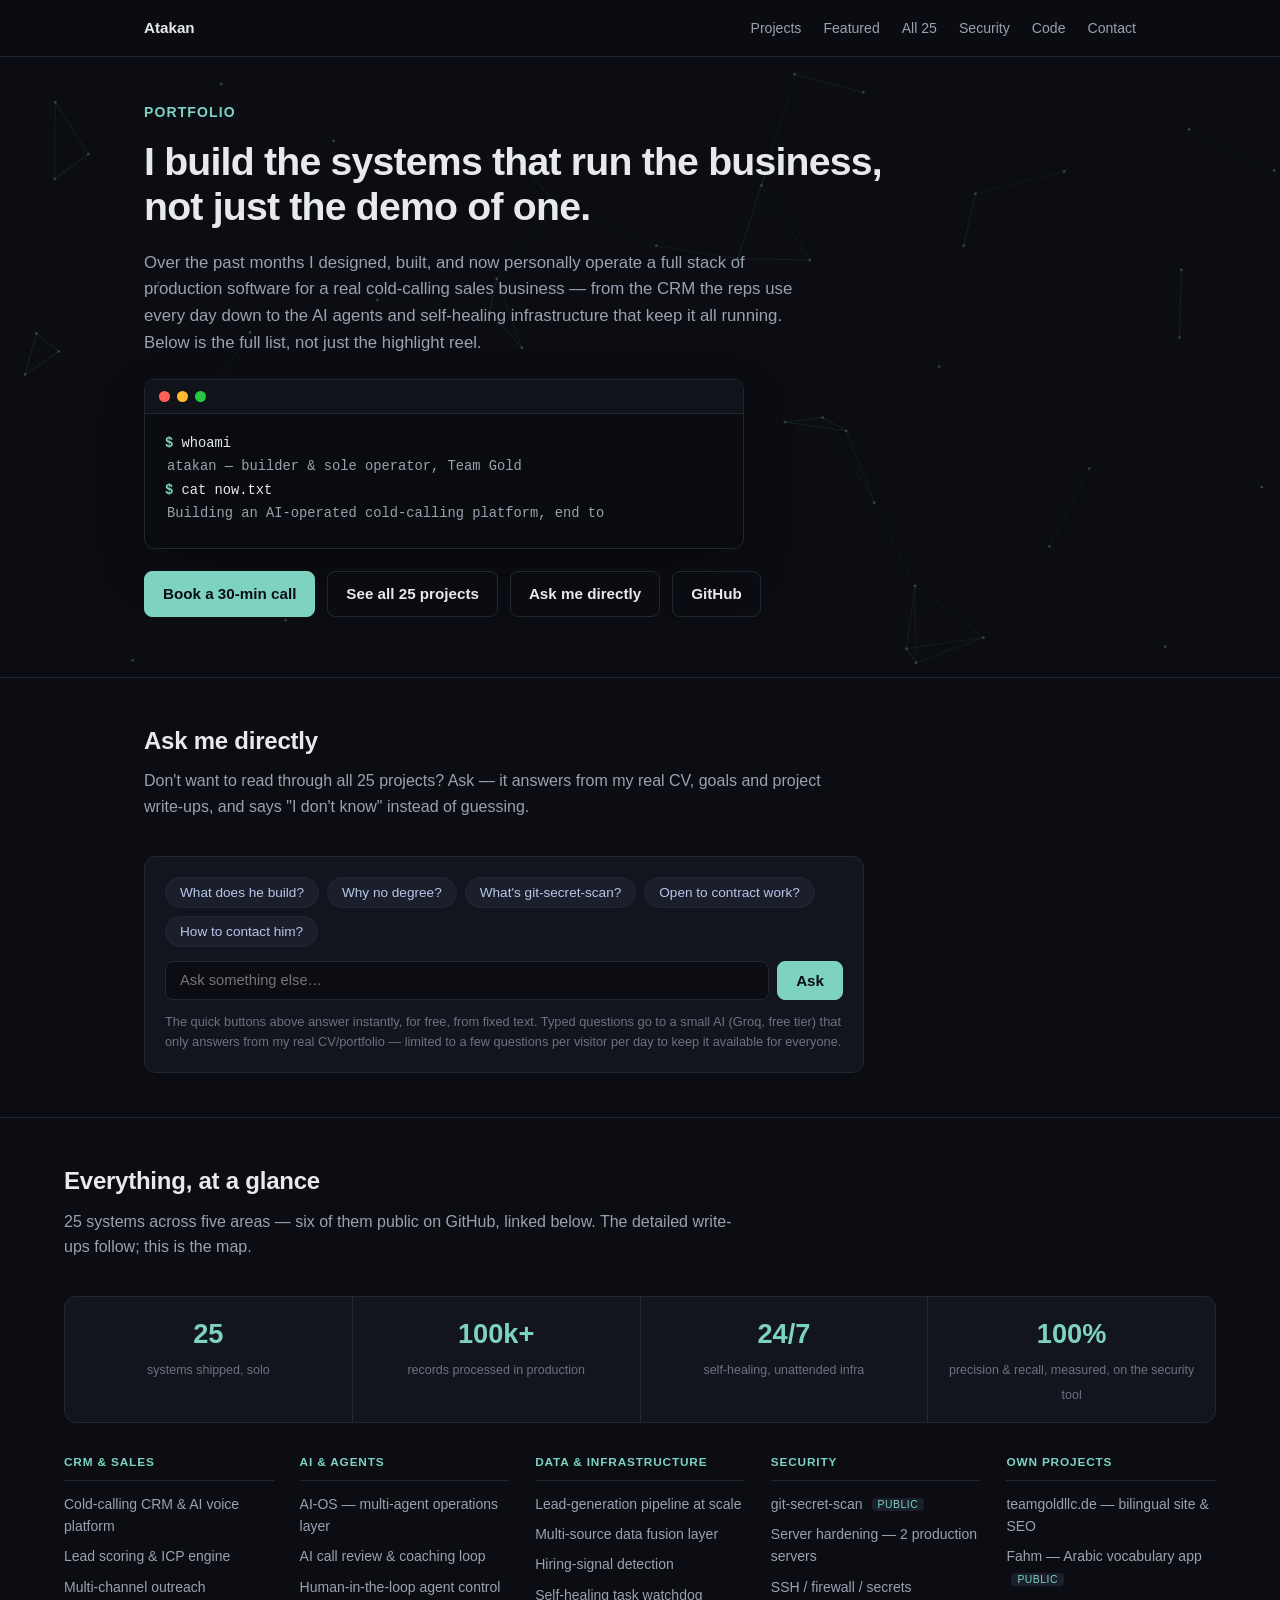
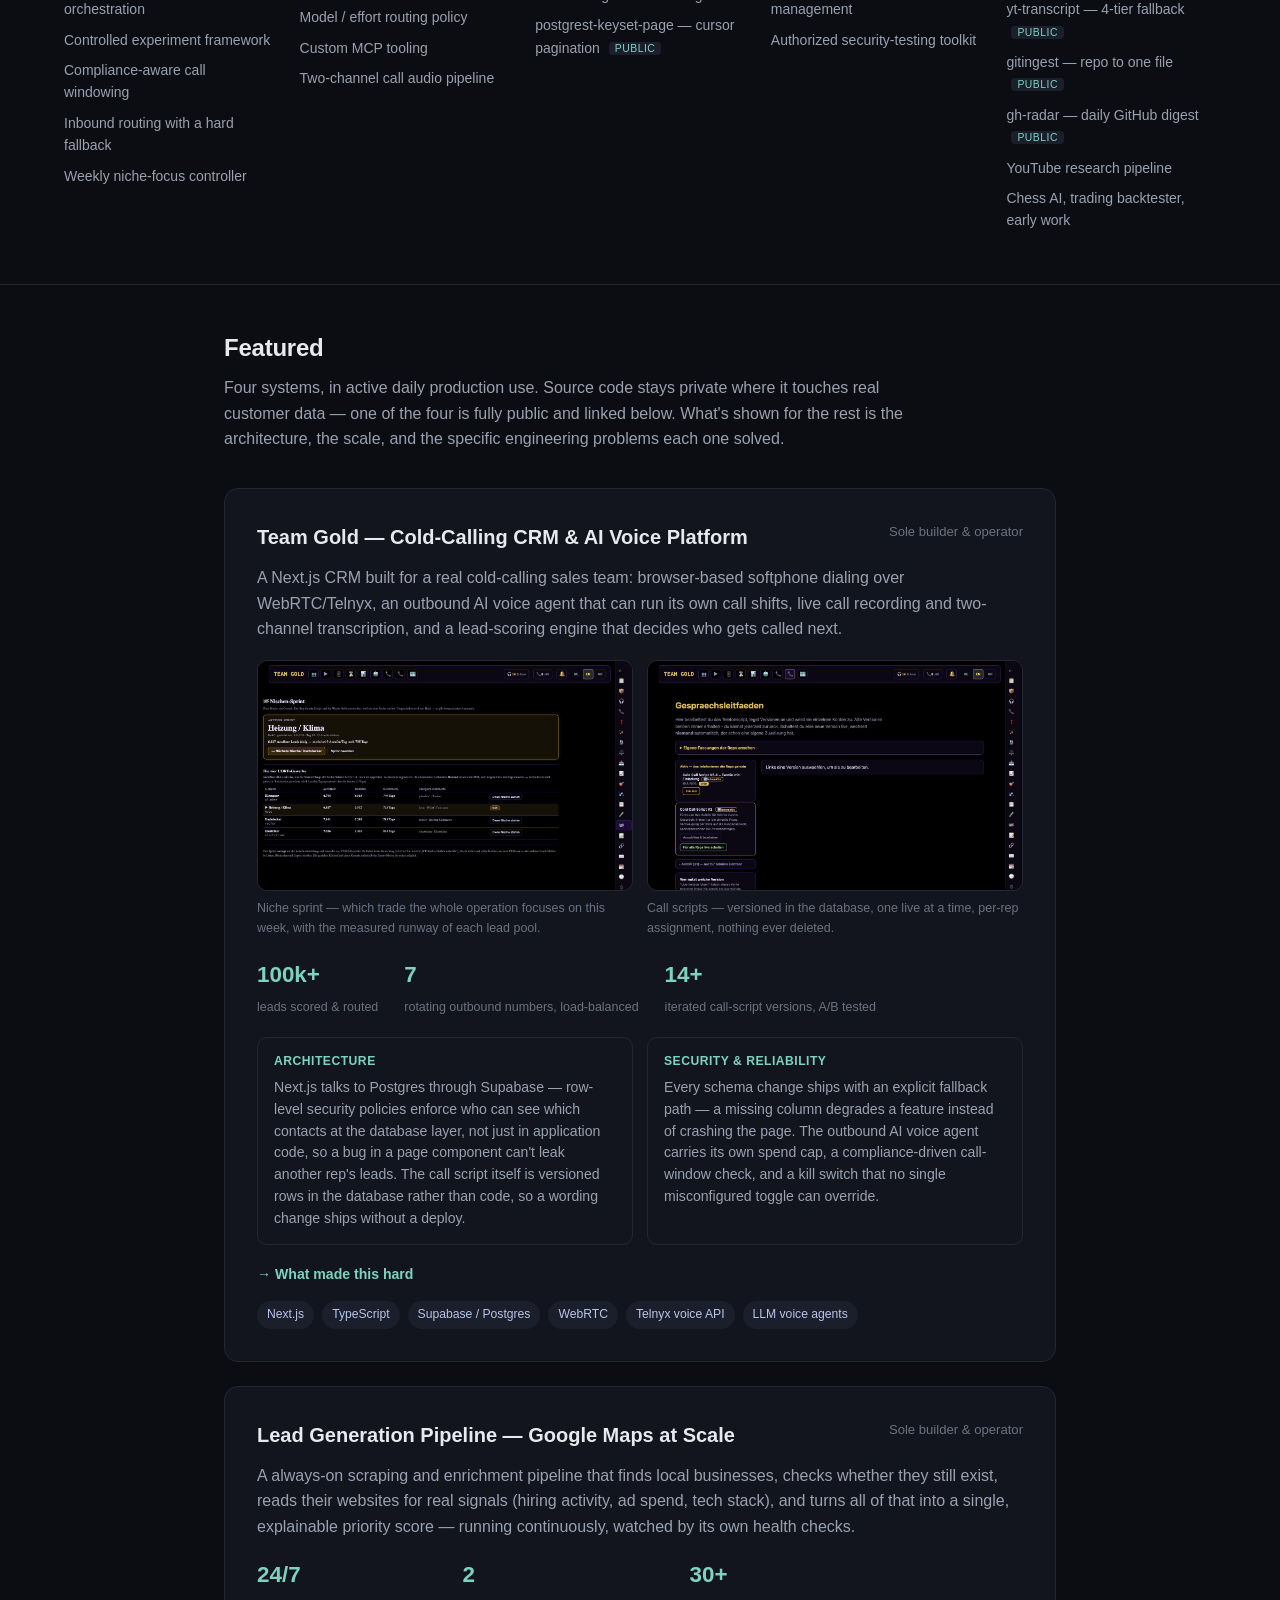
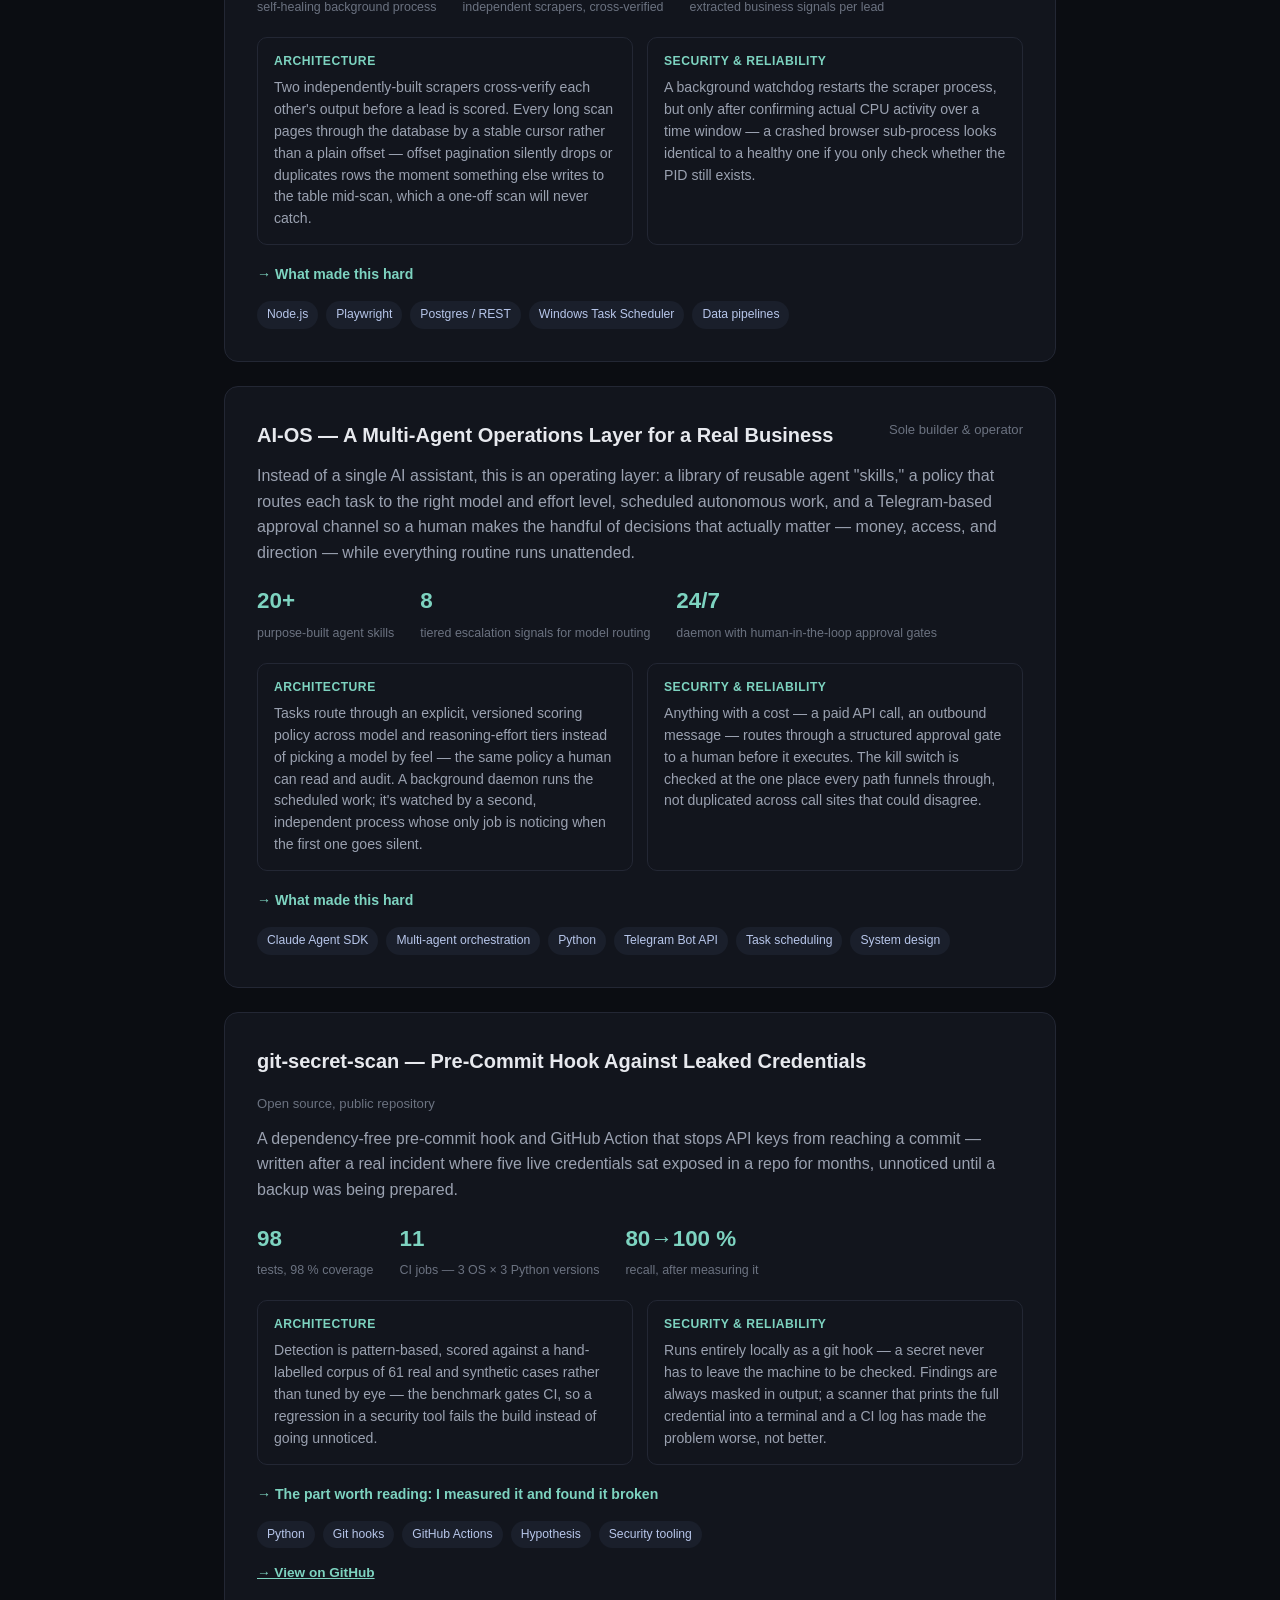
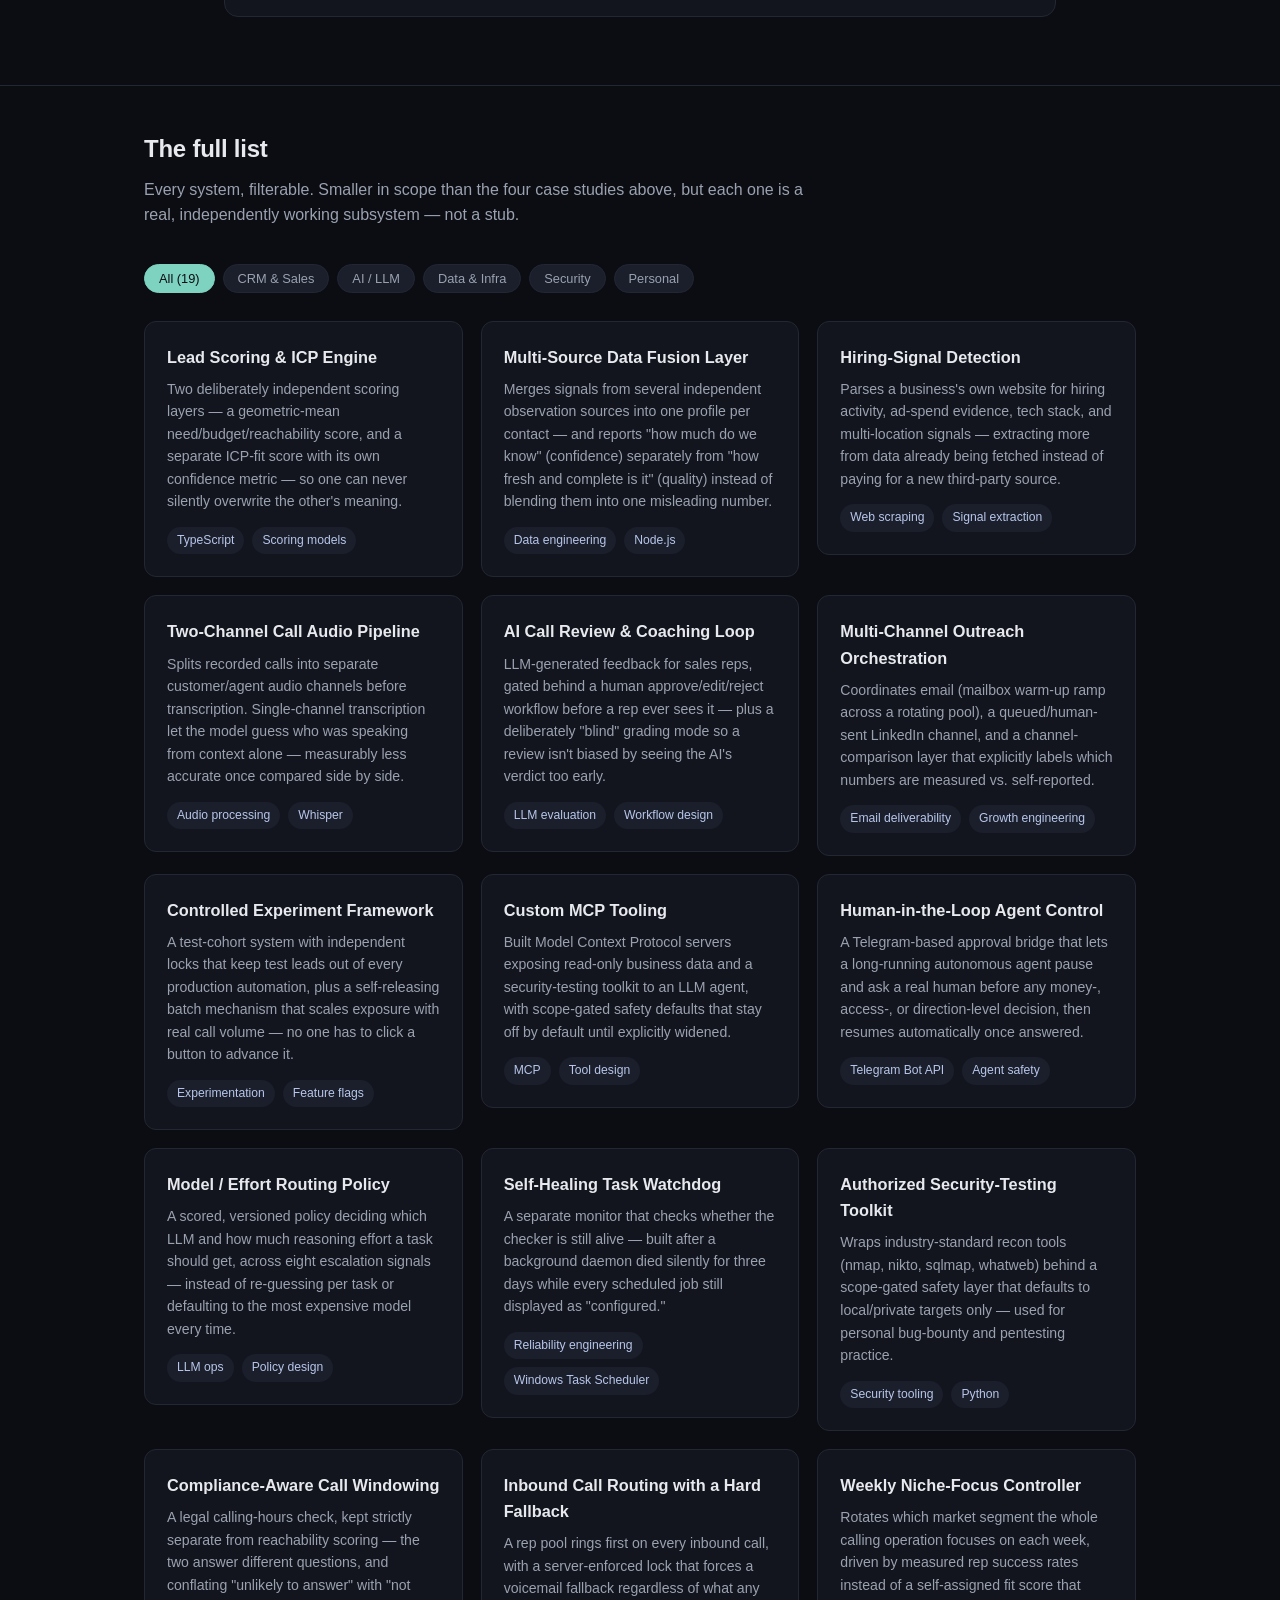
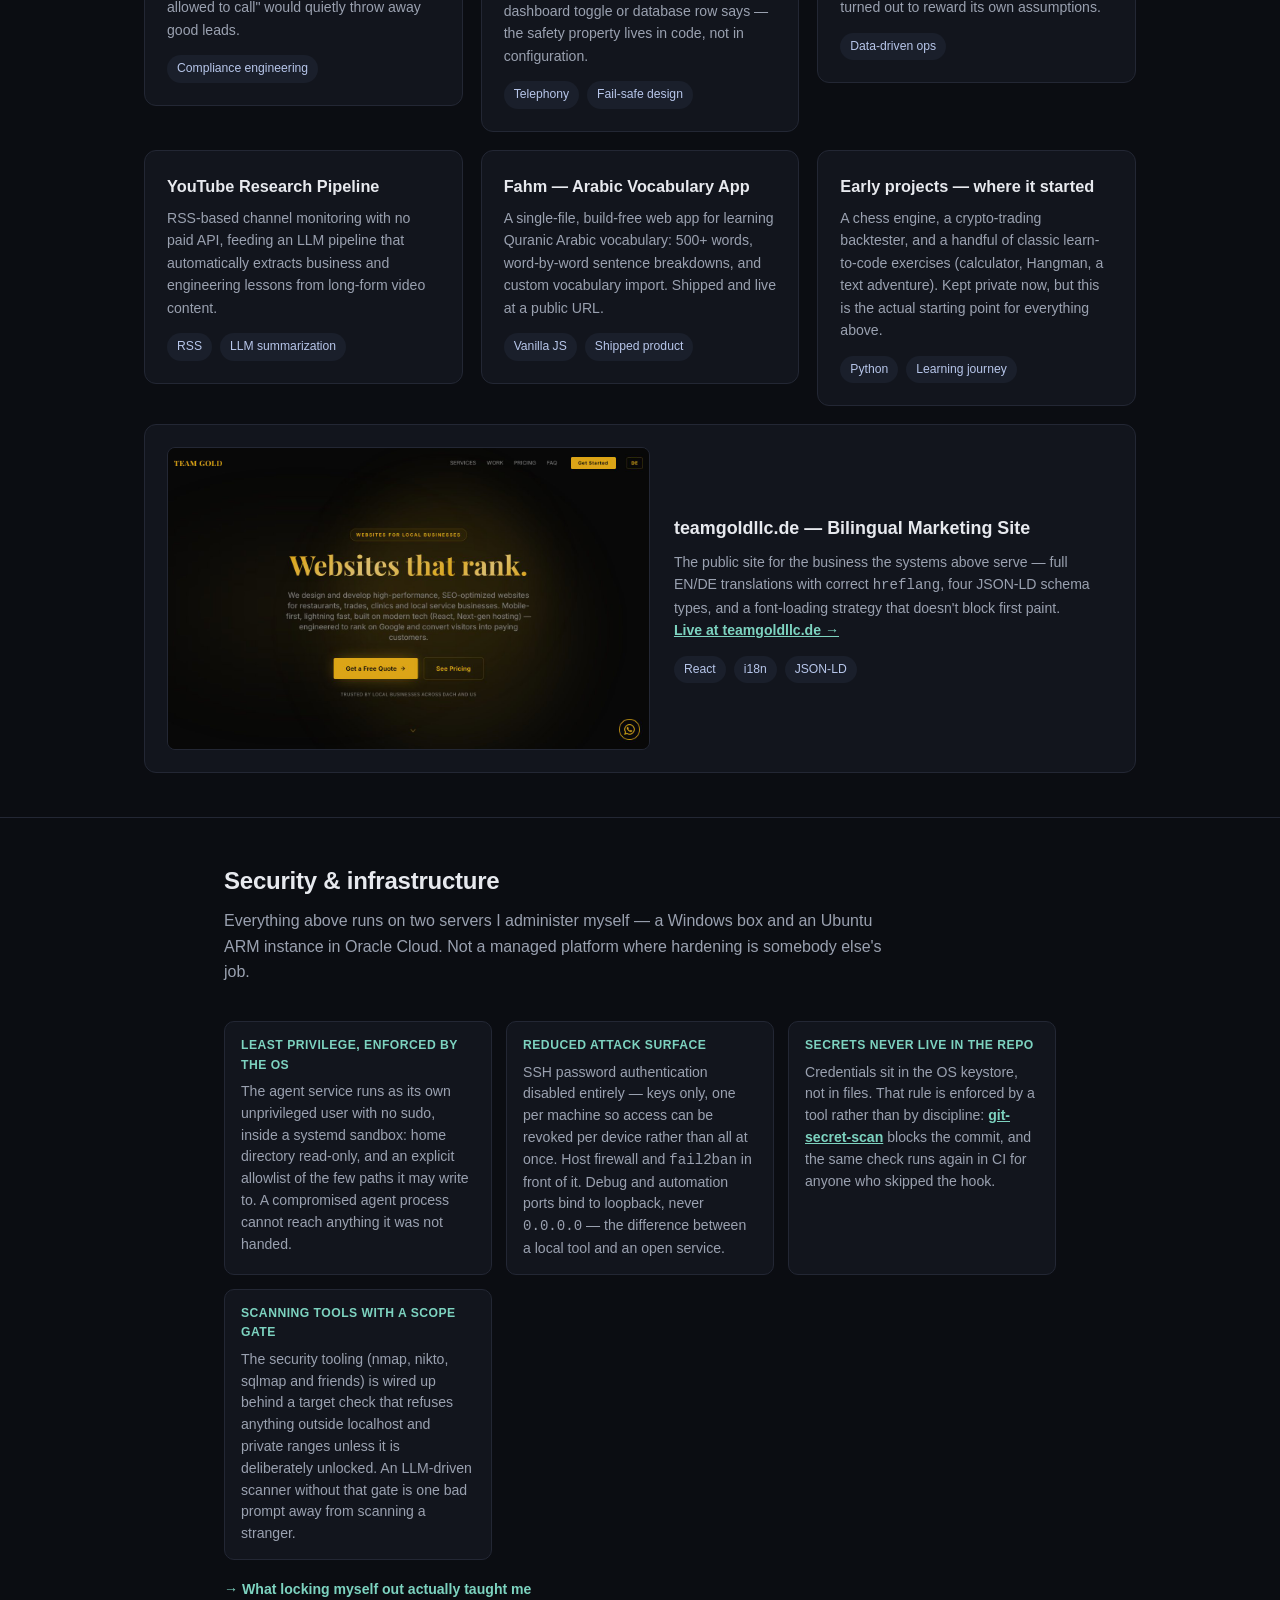
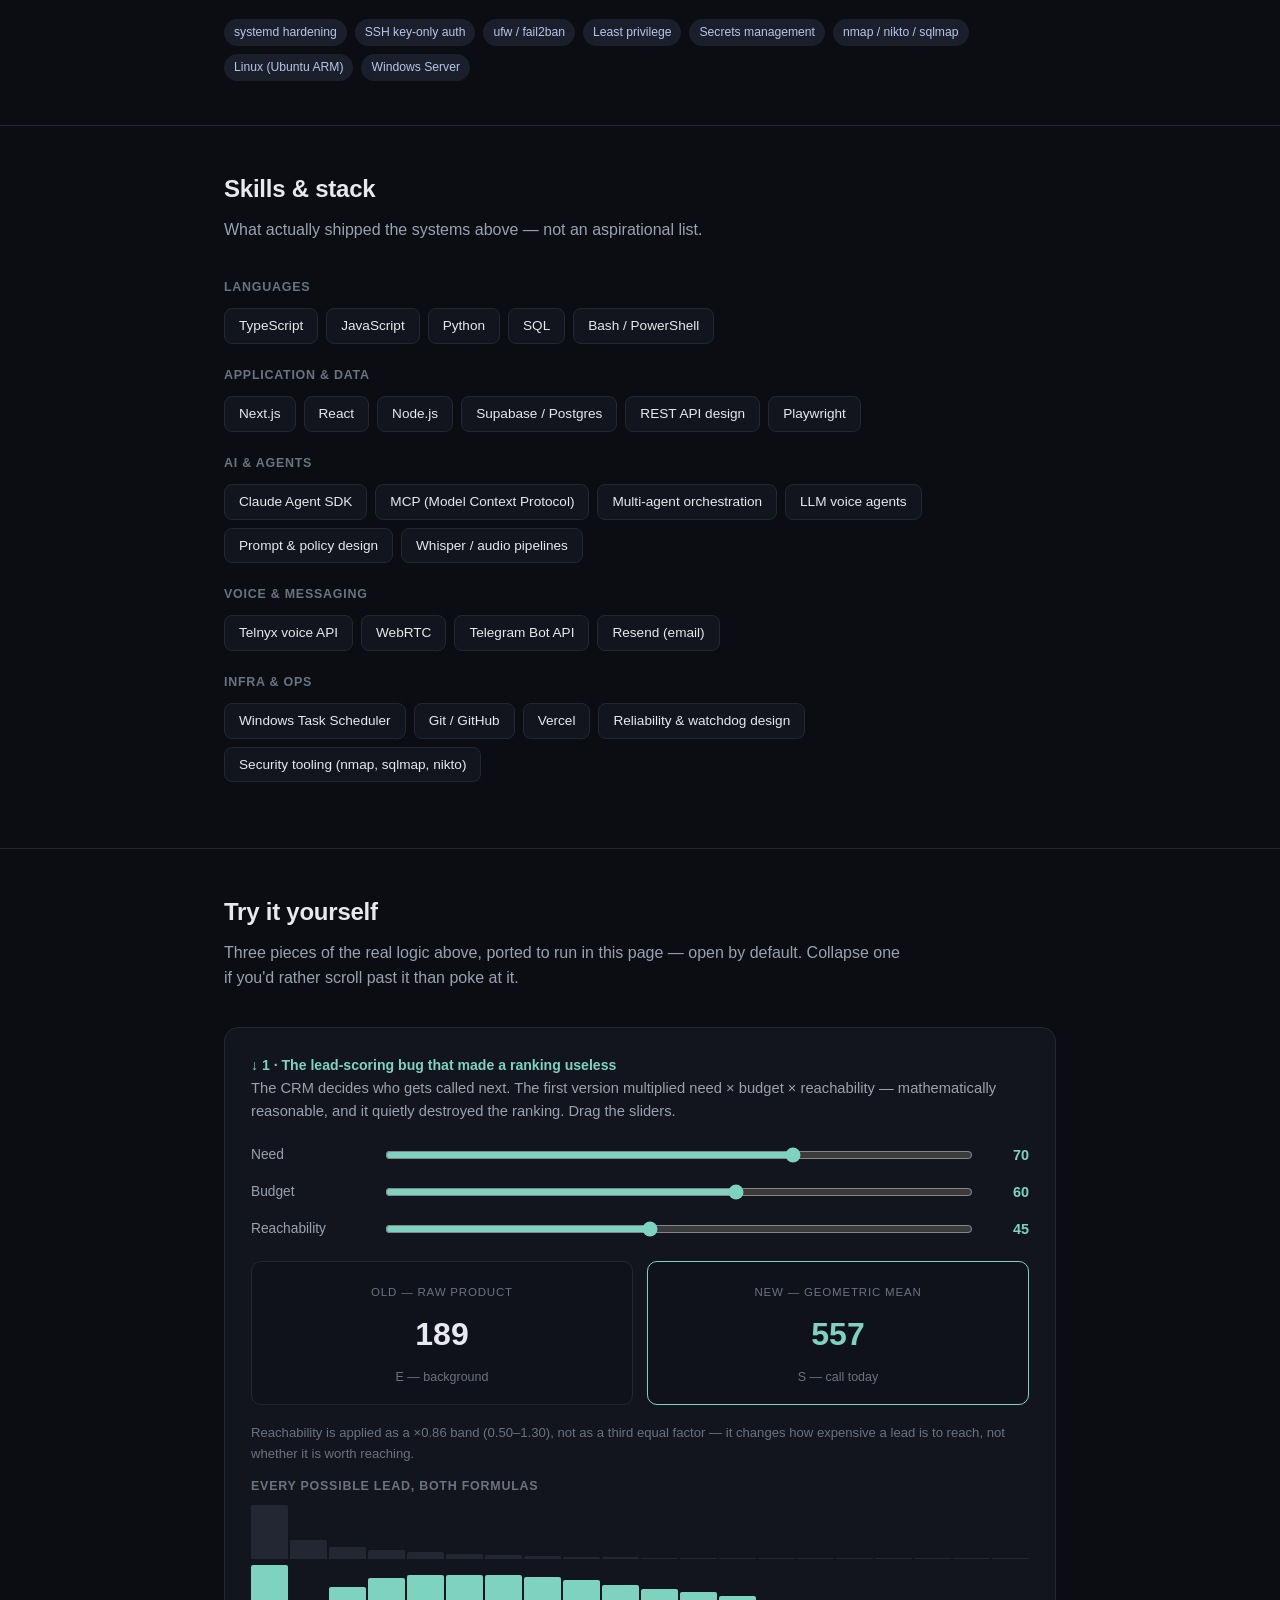
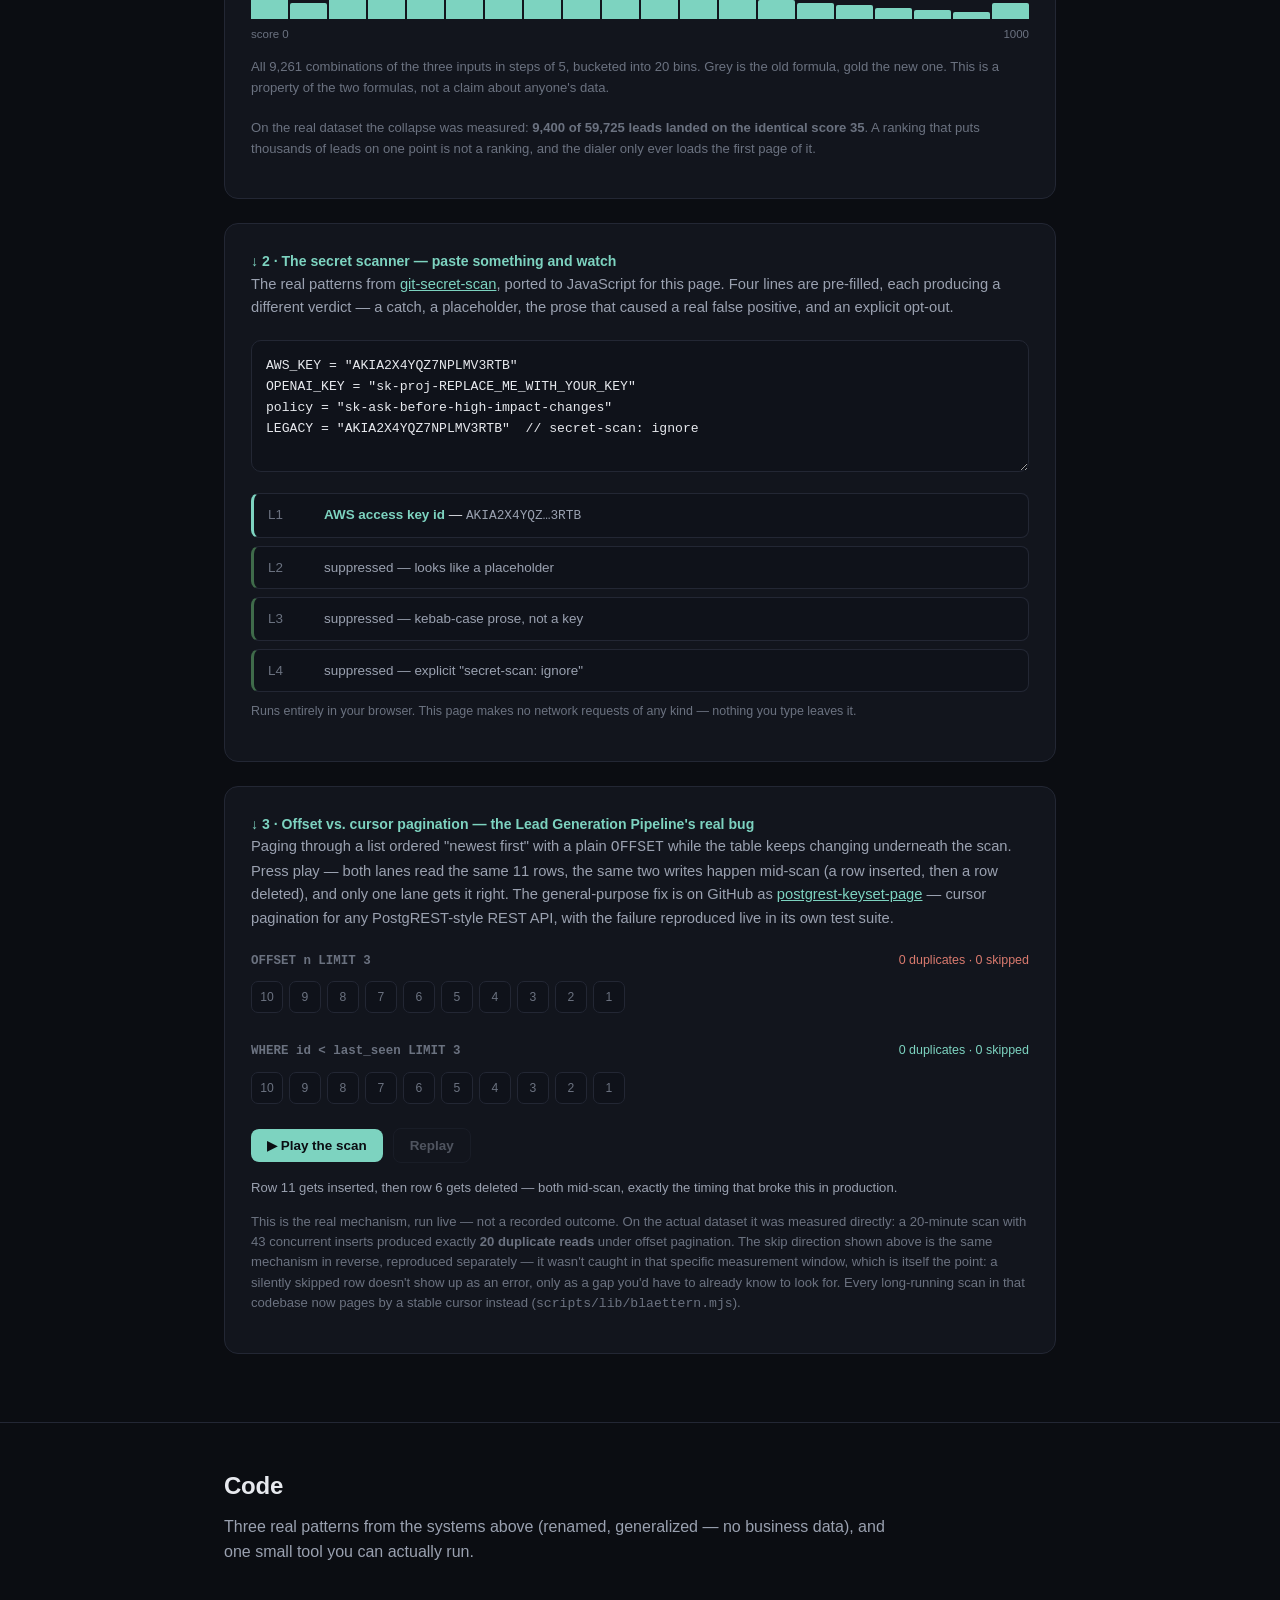
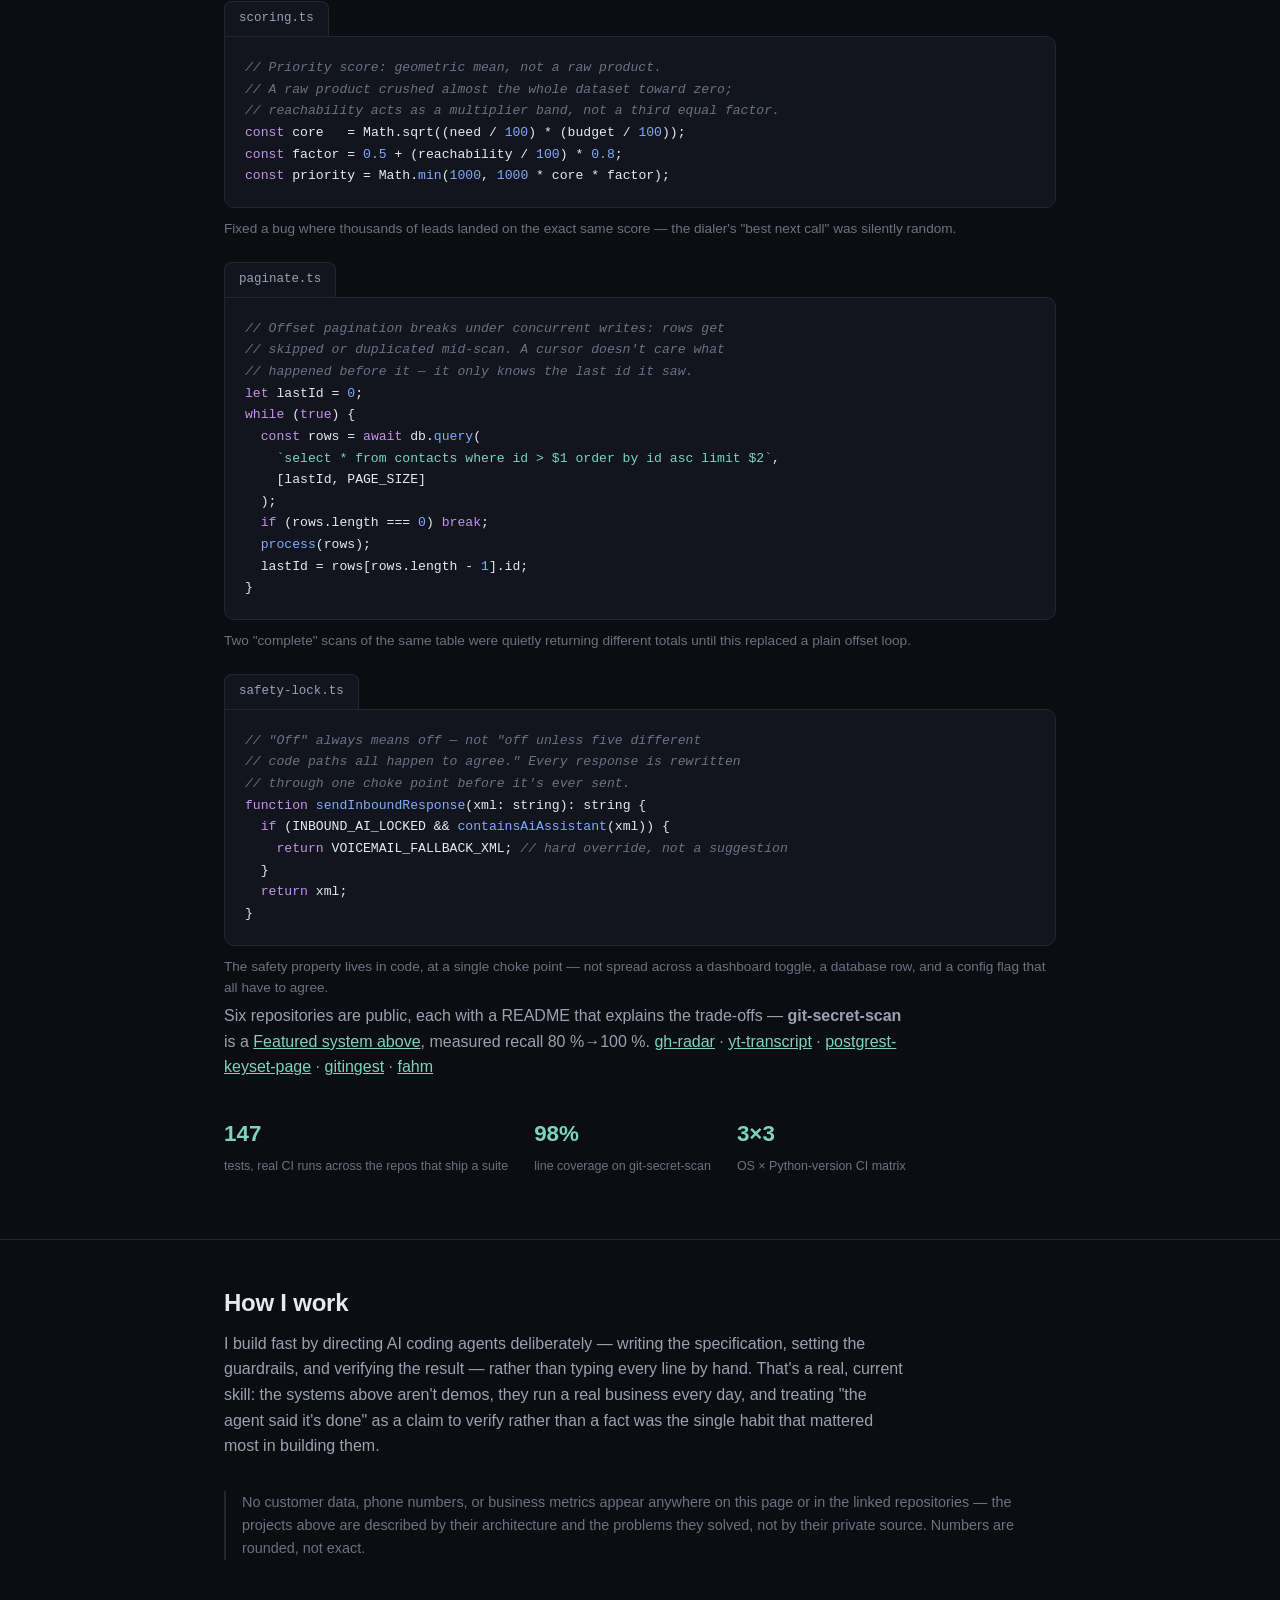
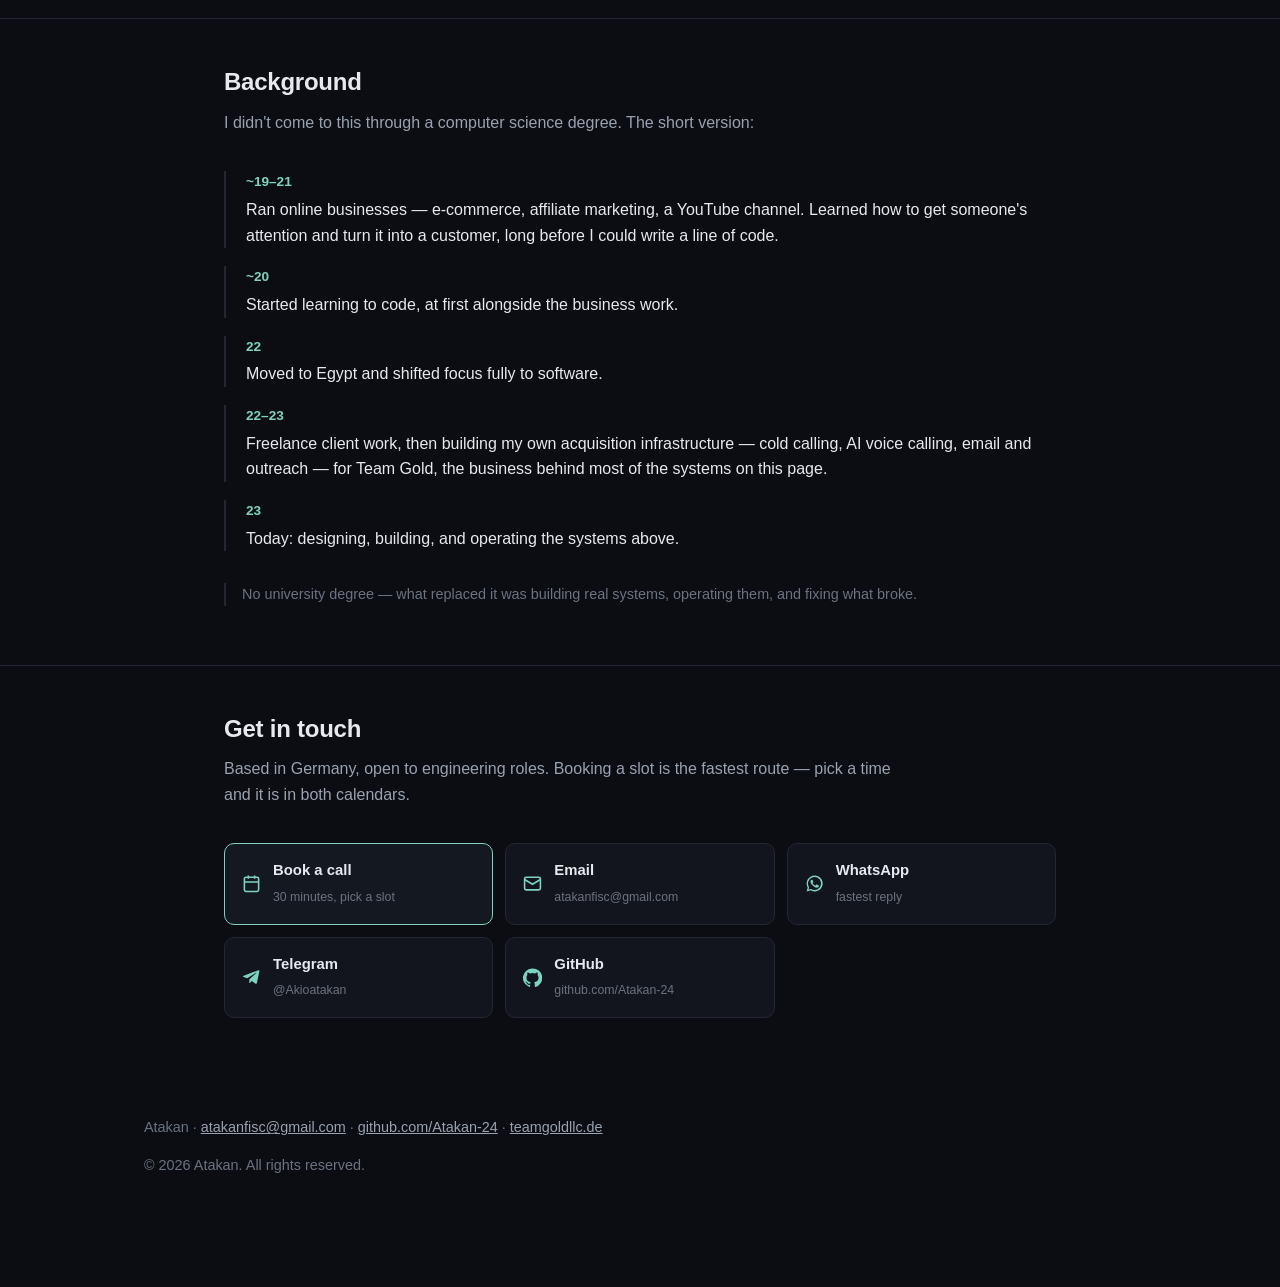
<file: v1/index.html>
<!doctype html>
<html lang="en">
<head>
<meta charset="utf-8">
<meta name="viewport" content="width=device-width, initial-scale=1">
<title>Atakan — Builder, Automation &amp; AI Systems</title>
<meta name="description" content="Portfolio of Atakan: 25 production systems — a cold-calling CRM platform, a lead-generation data pipeline, a multi-agent AI operations layer, and a security tool with measured precision and recall.">
<link rel="canonical" href="https://atakan-24.github.io/">
<meta name="theme-color" content="#0b0d12">

<!-- Open Graph / Twitter. This link gets sent to recruiters over WhatsApp,
     LinkedIn and email; without these it arrives as a bare URL. -->
<meta property="og:type" content="website">
<meta property="og:url" content="https://atakan-24.github.io/">
<meta property="og:site_name" content="Atakan">
<meta property="og:title" content="Atakan — Builder, Automation &amp; AI Systems">
<meta property="og:description" content="25 production systems built and operated solo: a cold-calling CRM, a 24/7 lead pipeline, a multi-agent AI operations layer, and a security tool with measured 100% precision and recall.">
<meta property="og:image" content="https://atakan-24.github.io/og.jpg">
<meta property="og:image:width" content="1200">
<meta property="og:image:height" content="630">
<meta property="og:image:alt" content="Atakan — Builder, Automation and AI Systems">
<meta name="twitter:card" content="summary_large_image">
<meta name="twitter:title" content="Atakan — Builder, Automation &amp; AI Systems">
<meta name="twitter:description" content="25 production systems built and operated solo. Two of them run live on this page.">
<meta name="twitter:image" content="https://atakan-24.github.io/og.jpg">

<link rel="icon" href="data:image/svg+xml,%3Csvg xmlns='http://www.w3.org/2000/svg' viewBox='0 0 64 64'%3E%3Crect width='64' height='64' rx='12' fill='%230b0d12'/%3E%3Ctext x='32' y='45' font-family='Georgia,serif' font-size='38' font-weight='700' fill='%237dd3c0' text-anchor='middle'%3EA%3C/text%3E%3C/svg%3E">

<script type="application/ld+json">
{
  "@context": "https://schema.org",
  "@type": "Person",
  "name": "Atakan",
  "url": "https://atakan-24.github.io/",
  "jobTitle": "Software Engineer — Automation & AI Systems",
  "email": "atakanfisc@gmail.com",
  "address": { "@type": "PostalAddress", "addressCountry": "DE" },
  "sameAs": [
    "https://github.com/Atakan-24",
    "https://teamgoldllc.de",
    "https://t.me/Akioatakan"
  ],
  "knowsAbout": [
    "TypeScript", "Python", "Next.js", "Node.js", "PostgreSQL",
    "WebRTC", "LLM agents", "Model Context Protocol", "Data pipelines",
    "Application security", "CI/CD"
  ]
}
</script>
<style>
  :root {
    /* Deliberately not the Team Gold brand palette: this page is about the
       person, not the company. */
    --bg: #0b0d12;
    --bg-card: #12151d;
    --bg-card-hover: #171b25;
    --bg-nav: rgba(11,13,18,0.85);
    --text: #e7e9ee;
    --text-dim: #9aa1b0;
    --text-dimmer: #6b7280;
    --accent: #7dd3c0;
    --accent-strong: #a5e8db;
    --warn: #d9a566;
    --danger: #d97a6e;
    --border: #232734;
    --tag-bg: #1a1f2b;
    --tag-text: #b7c6ea;
    --chip-active-bg: #7dd3c0;
    --chip-active-text: #0b0d12;
    --max-w: 1040px;
  }
  * { box-sizing: border-box; }
  html { scroll-behavior: smooth; }
  body {
    margin: 0;
    background: var(--bg);
    color: var(--text);
    font-family: -apple-system, BlinkMacSystemFont, "Segoe UI", Inter, Roboto, sans-serif;
    line-height: 1.6;
  }
  .wrap { max-width: var(--max-w); margin: 0 auto; padding: 0 24px; }
  .wrap-narrow { max-width: 880px; margin: 0 auto; padding: 0 24px; }

  nav.topnav {
    position: sticky;
    top: 0;
    z-index: 50;
    background: var(--bg-nav);
    backdrop-filter: blur(8px);
    border-bottom: 1px solid var(--border);
  }
  nav.topnav .wrap {
    display: flex;
    justify-content: space-between;
    align-items: center;
    height: 56px;
  }
  nav.topnav .brand { font-weight: 700; color: var(--text); text-decoration: none; font-size: 0.95rem; }
  nav.topnav .navlinks { display: flex; gap: 22px; }
  nav.topnav .navlinks a {
    color: var(--text-dim);
    text-decoration: none;
    font-size: 0.88rem;
    font-weight: 500;
  }
  nav.topnav .navlinks a:hover { color: var(--accent); }
  @media (max-width: 640px) {
    nav.topnav .navlinks { display: none; }
  }

  header.hero {
    padding: 44px 0 34px;
    border-bottom: 1px solid var(--border);
  }
  .kicker {
    color: var(--accent);
    font-size: 14px;
    font-weight: 600;
    letter-spacing: 0.08em;
    text-transform: uppercase;
    margin: 0 0 16px;
  }
  h1 {
    margin-top: 0;
    font-size: clamp(1.75rem, 4vw, 2.45rem);
    line-height: 1.15;
    margin: 0 0 20px;
    letter-spacing: -0.02em;
    max-width: 760px;
  }
  .lede {
    font-size: 1.05rem;
    color: var(--text-dim);
    max-width: 660px;
    margin: 0 0 22px;
  }
  .links { display: flex; gap: 12px; flex-wrap: wrap; margin-bottom: 26px; }
  .btn {
    display: inline-flex;
    align-items: center;
    gap: 8px;
    padding: 10px 18px;
    border-radius: 8px;
    text-decoration: none;
    font-weight: 600;
    font-size: 0.95rem;
    border: 1px solid var(--border);
    color: var(--text);
    transition: border-color .15s, transform .15s;
  }
  .btn:hover { border-color: var(--accent); transform: translateY(-1px); }
  .btn.primary { background: var(--accent); color: #0b0d12; border-color: var(--accent); }
  .btn.primary:hover { background: var(--accent-strong); border-color: var(--accent-strong); }

  .stats-strip {
    margin-bottom: 30px;
    display: grid;
    grid-template-columns: repeat(4, 1fr);
    gap: 1px;
    background: var(--border);
    border: 1px solid var(--border);
    border-radius: 12px;
    overflow: hidden;
  }
  .stats-strip .cell {
    background: var(--bg-card);
    padding: 15px 14px;
    text-align: center;
  }
  .stats-strip .cell .n { display: block; font-size: 1.7rem; font-weight: 700; color: var(--accent); }
  .stats-strip .cell .l { font-size: 0.78rem; color: var(--text-dimmer); margin-top: 4px; }
  @media (max-width: 640px) {
    .stats-strip { grid-template-columns: repeat(2, 1fr); }
  }

  /* Terminal */
  .terminal {
    background: #090b0f;
    margin-bottom: 22px;
    border: 1px solid var(--border);
    border-radius: 10px;
    overflow: hidden;
    max-width: 600px;
    box-shadow: 0 20px 60px -20px rgba(0,0,0,0.6);
  }
  .terminal-bar {
    display: flex;
    gap: 7px;
    padding: 11px 14px;
    background: #10131a;
    border-bottom: 1px solid var(--border);
  }
  .terminal-bar .dot { width: 11px; height: 11px; border-radius: 50%; }
  .terminal-bar .dot.red { background: #ff5f57; }
  .terminal-bar .dot.yellow { background: #febc2e; }
  .terminal-bar .dot.green { background: #28c840; }
  .terminal-body {
    padding: 18px 20px 22px;
    font-family: "SFMono-Regular", Consolas, "Liberation Mono", Menlo, monospace;
    font-size: 0.86rem;
    line-height: 1.7;
    min-height: 132px;
  }
  .terminal-body .line { color: var(--text); }
  .terminal-body .prompt { color: var(--accent); font-weight: 700; }
  .terminal-body .out { color: var(--text-dim); padding-left: 2px; }
  .terminal-body .out.ok { color: var(--accent-strong); }
  .terminal-body .cursor {
    display: inline-block;
    color: var(--accent);
    animation: blink 1s steps(1) infinite;
  }
  @keyframes blink { 50% { opacity: 0; } }

  /* Code snippets */
  .snippet { margin-bottom: 22px; }
  .snippet-file {
    display: inline-block;
    background: var(--bg-card);
    border: 1px solid var(--border);
    border-bottom: none;
    color: var(--text-dim);
    font-family: "SFMono-Regular", Consolas, "Liberation Mono", Menlo, monospace;
    font-size: 0.78rem;
    padding: 7px 14px;
    border-radius: 8px 8px 0 0;
  }
  .snippet pre {
    background: var(--bg-card);
    border: 1px solid var(--border);
    border-radius: 0 10px 10px 10px;
    margin: 0;
    padding: 20px;
    overflow-x: auto;
    font-family: "SFMono-Regular", Consolas, "Liberation Mono", Menlo, monospace;
    font-size: 0.82rem;
    line-height: 1.65;
  }
  .snippet code { color: var(--text); white-space: pre; }
  .tok-com { color: #6b7280; font-style: italic; }
  .tok-kw  { color: #c792ea; }
  .tok-str { color: var(--accent); }
  .tok-fn  { color: #82aaff; }
  .snippet-caption { color: var(--text-dimmer); font-size: 0.85rem; margin: 10px 0 0; }
  .snippet-link a { color: var(--accent); font-weight: 600; }
  .snippet-link a:visited { color: var(--accent); }
  .snippet-link a:hover { color: var(--accent-strong); }

  /* Hero particle field — hand-written canvas, no library.
     Importing three.js would be ~600 KB of somebody else's code on a page
     whose whole argument is that the tools here have no dependencies. */
  #particles {
    position: absolute; inset: 0; width: 100%; height: 100%;
    pointer-events: none; z-index: 0; opacity: .55;
  }
  header.hero { position: relative; overflow: hidden; }
  header.hero .wrap { position: relative; z-index: 1; }

  /* Project index — the breadth has to register before any prose does. */
  /* All five areas on one row where there is room: seeing the categories
     side by side is the point — a wrapped fifth column reads as an
     afterthought rather than a fifth area. */
  #index .wrap { max-width: 1200px; }
  .index-grid {
    display: grid;
    grid-template-columns: repeat(5, 1fr);
    gap: 26px;
  }
  @media (max-width: 1180px) { .index-grid { grid-template-columns: repeat(3, 1fr); } }
  @media (max-width: 760px)  { .index-grid { grid-template-columns: repeat(2, 1fr); } }
  @media (max-width: 430px)  { .index-grid { grid-template-columns: 1fr; } }
  .index-col h4 {
    font-size: .74rem; text-transform: uppercase; letter-spacing: .07em;
    color: var(--accent); margin: 0 0 12px; font-weight: 700;
    padding-bottom: 8px; border-bottom: 1px solid var(--border);
  }
  .index-col ul { list-style: none; margin: 0; padding: 0; }
  .index-col li { margin-bottom: 8px; line-height: 1.4; }
  .index-col a {
    color: var(--text-dim); text-decoration: none; font-size: .875rem;
    transition: color .15s;
  }
  .index-col a:hover { color: var(--text); }
  .index-col .pub {
    font-size: .65rem; text-transform: uppercase; letter-spacing: .05em;
    background: var(--tag-bg); color: var(--accent);
    padding: 1px 6px; border-radius: 4px; margin-left: 5px; vertical-align: 1px;
  }

  /* Interactive demos */
  .demo {
    background: var(--bg-card);
    border: 1px solid var(--border);
    border-radius: 14px;
    padding: 26px;
    margin-bottom: 24px;
  }
  .demo h3 { margin: 0 0 6px; font-size: 1.12rem; }
  .demo .why { color: var(--text-dim); font-size: .92rem; margin: 0 0 20px; }
  .demo a, .detail-body a, .section-intro a { color: var(--accent); }
  .demo .caption { color: var(--text-dimmer); font-size: .82rem; margin-top: 14px; line-height: 1.55; }

  .sliders { display: grid; gap: 14px; margin-bottom: 20px; }
  .slider-row { display: grid; grid-template-columns: 120px 1fr 46px; gap: 12px; align-items: center; }
  .slider-row label { font-size: .86rem; color: var(--text-dim); }
  .slider-row output {
    font-variant-numeric: tabular-nums; text-align: right;
    font-size: .9rem; color: var(--accent); font-weight: 600;
  }
  input[type=range] { width: 100%; accent-color: var(--accent); cursor: pointer; }

  .verdicts { display: grid; grid-template-columns: 1fr 1fr; gap: 14px; margin-bottom: 18px; }
  .verdict {
    background: #0f121a; border: 1px solid var(--border);
    border-radius: 10px; padding: 16px; text-align: center;
  }
  .verdict.good { border-color: var(--accent); }
  .verdict .lbl { font-size: .72rem; text-transform: uppercase; letter-spacing: .07em; color: var(--text-dimmer); }
  .verdict .val {
    font-size: 2rem; font-weight: 700; font-variant-numeric: tabular-nums;
    display: block; margin: 6px 0 2px; color: var(--text);
  }
  .verdict.good .val { color: var(--accent); }
  .verdict .sub { font-size: .78rem; color: var(--text-dimmer); }
  @media (max-width: 560px) { .verdicts { grid-template-columns: 1fr; } }

  .hist { margin-top: 6px; }
  .hist h4 { font-size: .78rem; text-transform: uppercase; letter-spacing: .06em;
             color: var(--text-dimmer); margin: 0 0 8px; font-weight: 600; }
  .hist-row { display: flex; align-items: flex-end; gap: 2px; height: 54px; margin-bottom: 6px; }
  .hist-row .bar { flex: 1; background: var(--border); border-radius: 2px 2px 0 0; min-height: 1px; }
  .hist-row.new .bar { background: var(--accent); }
  .hist-legend { display: flex; justify-content: space-between; font-size: .72rem; color: var(--text-dimmer); }

  .scanner textarea {
    width: 100%; min-height: 132px; resize: vertical;
    background: #0f121a; color: var(--text);
    border: 1px solid var(--border); border-radius: 10px; padding: 14px;
    font-family: "SFMono-Regular", Consolas, "Liberation Mono", Menlo, monospace;
    font-size: .82rem; line-height: 1.6;
  }
  .scanner textarea:focus { outline: 2px solid var(--accent); outline-offset: 1px; }
  .findings { margin-top: 14px; display: grid; gap: 8px; }
  .finding {
    display: flex; gap: 10px; align-items: baseline;
    background: #0f121a; border: 1px solid var(--border);
    border-left: 3px solid var(--accent);
    border-radius: 8px; padding: 10px 14px; font-size: .84rem;
  }
  .finding.ok { border-left-color: #3f6b4a; color: var(--text-dim); }
  .finding .ln { color: var(--text-dimmer); font-variant-numeric: tabular-nums; min-width: 46px; }
  .finding .what { color: var(--accent); font-weight: 600; }
  .finding code {
    font-family: "SFMono-Regular", Consolas, monospace; font-size: .8rem; color: var(--text-dim);
  }
  .local-note { font-size: .78rem; color: var(--text-dimmer); margin-top: 10px; }

  .pager-demo-grid { display: grid; gap: 22px; margin: 4px 0 4px; }
  .pager-lane h4 {
    font-size: .78rem; text-transform: uppercase; letter-spacing: .06em;
    color: var(--text-dimmer); margin: 0 0 10px; font-weight: 600;
    display: flex; justify-content: space-between; align-items: baseline; gap: 10px; flex-wrap: wrap;
  }
  .pager-lane h4 code { text-transform: none; letter-spacing: 0; font-size: .78rem; }
  .pager-lane h4 .tally {
    font-variant-numeric: tabular-nums; font-weight: 400; text-transform: none; letter-spacing: 0;
    color: var(--text-dim);
  }
  .pager-lane.bad h4 .tally { color: var(--danger); }
  .pager-lane.good h4 .tally { color: var(--accent); }
  .pager-track { display: flex; flex-wrap: wrap; gap: 6px; min-height: 38px; }
  .pager-item {
    width: 32px; height: 32px; border-radius: 7px; display: flex; align-items: center; justify-content: center;
    font-size: .76rem; font-variant-numeric: tabular-nums; border: 1px solid var(--border);
    background: #0f121a; color: var(--text-dimmer); position: relative; flex-shrink: 0;
  }
  .pager-item.seen { color: var(--text); background: #171b25; }
  .pager-item.hit { border-color: var(--accent); color: var(--text); background: rgba(125,211,192,0.14); }
  .pager-item.dup { border-color: var(--warn); background: rgba(217,165,102,0.16); color: var(--warn); }
  .pager-item.dup::after {
    /* Two adjacent string literals, not one escaped one -- \00d72 was
       parsed as a single 5-digit hex escape (U+00D72, a Malayalam digit)
       instead of "x2", found by screenshotting the actual render. */
    content: '\00d7' '2'; position: absolute; top: -8px; right: -7px; background: var(--warn); color: #0b0d12;
    font-size: .58rem; font-weight: 700; border-radius: 6px; padding: 0 4px; line-height: 1.4;
  }
  .pager-item.skip { border-style: dashed; border-color: var(--danger); color: var(--danger); background: transparent; }
  .pager-controls { display: flex; gap: 10px; align-items: center; margin: 18px 0 8px; flex-wrap: wrap; }
  .pager-controls button {
    background: var(--accent); color: #0b0d12; border: none; border-radius: 8px;
    padding: 9px 16px; font-size: .84rem; font-weight: 600; cursor: pointer;
  }
  .pager-controls button:disabled { opacity: .45; cursor: default; }
  .pager-controls button.ghost { background: transparent; border: 1px solid var(--border); color: var(--text-dim); }
  .pager-step-note { font-size: .82rem; color: var(--text-dim); min-height: 1.4em; }

  /* Case-study screenshot */
  .shot {
    margin: 18px 0 6px; border: 1px solid var(--border); border-radius: 10px;
    overflow: hidden; background: #0f121a;
  }
  .shot .chrome {
    display: flex; gap: 6px; padding: 9px 12px;
    background: #141821; border-bottom: 1px solid var(--border);
  }
  .shot .chrome i { width: 9px; height: 9px; border-radius: 50%; background: #3a352c; display: block; }
  .shot-pair {
    display: grid; grid-template-columns: 1fr 1fr; gap: 14px; margin: 18px 0 6px;
  }
  @media (max-width: 640px) { .shot-pair { grid-template-columns: 1fr; } }
  .shot-pair figure { margin: 0; }
  .shot-pair img {
    display: block; width: 100%; height: auto;
    border: 1px solid var(--border); border-radius: 10px; background: #0f121a;
  }
  .shot-pair figcaption {
    font-size: 0.78rem; color: var(--text-dimmer); margin-top: 8px;
  }
  .shot img { display: block; width: 100%; height: auto; }

  /* Contact */
  .channels { display: grid; grid-template-columns: repeat(auto-fit, minmax(210px, 1fr)); gap: 12px; }
  .channel {
    display: flex; align-items: center; gap: 12px;
    background: var(--bg-card); border: 1px solid var(--border);
    border-radius: 10px; padding: 15px 17px;
    text-decoration: none; color: var(--text);
    transition: border-color .15s, transform .15s;
  }
  .channel:hover { border-color: var(--accent); transform: translateY(-2px); }
  .channel.primary { border-color: var(--accent); background: #141821; }
  .channel svg { width: 19px; height: 19px; flex: none; color: var(--accent); }
  .channel .t { font-weight: 600; font-size: .93rem; display: block; }
  .channel .s { font-size: .77rem; color: var(--text-dimmer); }

  /* Scroll reveal */
  .reveal { opacity: 0; transform: translateY(14px); transition: opacity .5s ease, transform .5s ease; }
  .reveal.visible { opacity: 1; transform: translateY(0); }
  @media (prefers-reduced-motion: reduce) {
    .reveal { opacity: 1; transform: none; transition: none; }
    .terminal-body .cursor { animation: none; }
  }

  section { padding: 44px 0; border-bottom: 1px solid var(--border); }
  section:last-of-type { border-bottom: none; }
  h2 {
    font-size: 1.5rem;
    margin: 0 0 8px;
    letter-spacing: -0.01em;
  }
  .section-intro { color: var(--text-dim); margin: 0 0 36px; max-width: 680px; }

  /* Featured deep-dive cards */
  .project {
    background: var(--bg-card);
    border: 1px solid var(--border);
    border-radius: 14px;
    padding: 32px;
    margin-bottom: 24px;
    transition: border-color .2s;
  }
  .project:hover { border-color: #2c3243; background: var(--bg-card-hover); }
  .project-head {
    display: flex;
    justify-content: space-between;
    align-items: flex-start;
    gap: 16px;
    flex-wrap: wrap;
    margin-bottom: 6px;
  }
  .project h3 { margin: 0; font-size: 1.25rem; }
  .project .role { color: var(--text-dimmer); font-size: 0.82rem; white-space: nowrap; }
  .project p.summary { color: var(--text-dim); margin: 12px 0 18px; }
  .stat-row { display: flex; gap: 26px; flex-wrap: wrap; margin: 18px 0; }
  .stat { min-width: 100px; }
  .stat .n { font-size: 1.4rem; font-weight: 700; color: var(--accent); display: block; }
  .stat .l { font-size: 0.78rem; color: var(--text-dimmer); }
  details { margin-top: 14px; }
  summary {
    cursor: pointer;
    color: var(--accent);
    font-weight: 600;
    font-size: 0.88rem;
    list-style: none;
  }
  summary::-webkit-details-marker { display: none; }
  summary::before { content: "→ "; }
  details[open] summary::before { content: "↓ "; }
  .detail-body { padding-top: 14px; color: var(--text-dim); font-size: 0.93rem; }
  .detail-body ul { padding-left: 20px; margin: 8px 0; }
  .detail-body li { margin-bottom: 8px; }
  .proof-grid {
    display: grid; grid-template-columns: repeat(auto-fit, minmax(240px, 1fr));
    gap: 14px; margin: 18px 0;
  }
  .proof-item {
    background: var(--bg-card); border: 1px solid var(--border);
    border-radius: 10px; padding: 14px 16px;
  }
  .proof-item h4 {
    margin: 0 0 6px; font-size: 0.76rem; text-transform: uppercase;
    letter-spacing: 0.04em; color: var(--accent); font-weight: 700;
  }
  .proof-item p { margin: 0; font-size: 0.88rem; color: var(--text-dim); line-height: 1.55; }
  .proof-item a { color: var(--accent); font-weight: 600; }
  .proof-item a:visited { color: var(--accent); }
  .proof-item a:hover { color: var(--accent-strong); }
  .tags { display: flex; flex-wrap: wrap; gap: 8px; margin-top: 16px; }
  .tag {
    background: var(--tag-bg);
    color: var(--tag-text);
    font-size: 0.76rem;
    padding: 4px 10px;
    border-radius: 999px;
    font-weight: 500;
  }

  /* "Also built" grid */
  .filterbar { display: flex; flex-wrap: wrap; gap: 8px; margin-bottom: 28px; }
  .chip {
    background: var(--tag-bg);
    color: var(--text-dim);
    border: 1px solid var(--border);
    font-size: 0.8rem;
    padding: 6px 14px;
    border-radius: 999px;
    cursor: pointer;
    font-weight: 500;
    transition: background .15s, color .15s, border-color .15s;
  }
  .chip:hover { border-color: var(--accent); }
  .chip.active { background: var(--chip-active-bg); color: var(--chip-active-text); border-color: var(--chip-active-bg); }

  .grid {
    display: grid;
    grid-template-columns: repeat(auto-fill, minmax(280px, 1fr));
    gap: 18px;
    /* Cards keep their own height. Without this one card carrying a
       screenshot stretches every neighbour in its row into dead space. */
    align-items: start;
  }
  .card {
    background: var(--bg-card);
    border: 1px solid var(--border);
    border-radius: 12px;
    padding: 22px;
    transition: border-color .2s, transform .15s;
  }
  .card:hover { border-color: #2c3243; transform: translateY(-2px); }
  /* A card carrying a screenshot cannot sit in a grid of compact text
     cards — it ends up ~200px taller than its neighbours and tears a hole
     in the row. It spans the full row instead, image beside the text. */
  .card.card--wide { grid-column: 1 / -1; display: grid; gap: 24px; align-items: center; }
  @media (min-width: 720px) { .card.card--wide { grid-template-columns: minmax(0, 1.1fr) minmax(0, 1fr); } }
  .card .card-shot {
    display: block; width: 100%;
    /* height:auto is load-bearing: without it the HTML height attribute
       wins over the CSS width and the shot renders stretched upright. */
    height: auto; border: 1px solid var(--border); border-radius: 8px;
  }
  .card.card--wide h4 { font-size: 1.12rem; }
  .card h4 { margin: 0 0 8px; font-size: 1.02rem; }
  .card p { margin: 0 0 14px; color: var(--text-dim); font-size: 0.88rem; }
  .card p a { color: var(--accent); font-weight: 600; white-space: nowrap; }
  .card p a:visited { color: var(--accent); }
  .card p a:hover { color: var(--accent-strong); }
  .card .tags { margin-top: 0; }
  .card.hidden { display: none; }

  /* Skills */
  .skill-group { margin-bottom: 22px; }
  .skill-group h4 {
    font-size: 0.78rem;
    text-transform: uppercase;
    letter-spacing: 0.06em;
    color: var(--text-dimmer);
    margin: 0 0 10px;
    font-weight: 600;
  }
  .skill-chips { display: flex; flex-wrap: wrap; gap: 8px; }
  .skill-chip {
    background: var(--bg-card);
    border: 1px solid var(--border);
    color: var(--text);
    font-size: 0.85rem;
    padding: 6px 14px;
    border-radius: 8px;
  }

  .code-sample {
    display: flex;
    justify-content: space-between;
    align-items: center;
    gap: 16px;
    flex-wrap: wrap;
  }
  .code-sample a.repo-link {
    color: var(--accent);
    text-decoration: none;
    font-weight: 600;
    font-size: 0.9rem;
    white-space: nowrap;
  }
  .code-sample a.repo-link:hover { text-decoration: underline; }

  .note {
    font-size: 0.9rem;
    color: var(--text-dimmer);
    border-left: 2px solid var(--border);
    padding-left: 16px;
    margin-top: 32px;
  }

  .journey-list {
    list-style: none;
    margin: 24px 0 0;
    padding: 0;
    display: flex;
    flex-direction: column;
    gap: 18px;
  }
  .journey-list li {
    padding-left: 20px;
    border-left: 2px solid var(--border);
  }
  .journey-list .yr {
    display: block;
    color: var(--accent);
    font-weight: 700;
    font-size: 0.85rem;
    margin-bottom: 4px;
  }

  footer {
    padding: 40px 0 72px;
    color: var(--text-dimmer);
    font-size: 0.9rem;
  }
  footer a { color: var(--text-dim); }

  @media (max-width: 600px) {
    header.hero { padding: 48px 0 36px; }
    section { padding: 40px 0; }
    .project { padding: 20px; }
  }
</style>
</head>
<body>

<nav class="topnav">
  <div class="wrap">
    <a class="brand" href="#top">Atakan</a>
    <div class="navlinks">
      <a href="#index">Projects</a>
      <a href="#featured">Featured</a>
      <a href="#built">All 25</a>
      <a href="#infra">Security</a>
      <a href="#code">Code</a>
      <a href="#contact">Contact</a>
    </div>
  </div>
</nav>

<header class="hero" id="top">
  <canvas id="particles" aria-hidden="true"></canvas>
  <div class="wrap">
    <p class="kicker">Portfolio</p>
    <h1>I build the systems that run the business,<br>not just the demo of one.</h1>
    <p class="lede">
      Over the past months I designed, built, and now personally operate a
      full stack of production software for a real cold-calling sales
      business — from the CRM the reps use every day down to the AI agents
      and self-healing infrastructure that keep it all running. Below is
      the full list, not just the highlight reel.
    </p>

    <div class="terminal" id="terminal">
      <div class="terminal-bar">
        <span class="dot red"></span><span class="dot yellow"></span><span class="dot green"></span>
      </div>
      <div class="terminal-body" id="terminalBody"></div>
    </div>

    <div class="links">
      <a class="btn primary" href="https://cal.com/atakanoztunc/30min" rel="noopener noreferrer">Book a 30-min call</a>
      <a class="btn" href="#index">See all 25 projects</a>
      <a class="btn" href="#frag-mich">Ask me directly</a>
      <a class="btn" href="https://github.com/Atakan-24" rel="noopener noreferrer">GitHub</a>
    </div>
  </div>
</header>

<style>
  .ask-box {
    background: var(--bg-card);
    border: 1px solid var(--border);
    border-radius: 12px;
    padding: 20px;
    max-width: 720px;
  }
  .ask-chips { display: flex; flex-wrap: wrap; gap: 8px; margin-bottom: 14px; }
  .ask-chip {
    background: var(--tag-bg);
    color: var(--tag-text);
    border: 1px solid var(--border);
    border-radius: 999px;
    padding: 7px 14px;
    font-size: 0.85rem;
    cursor: pointer;
    transition: border-color .15s;
  }
  .ask-chip:hover { border-color: var(--accent); }
  .ask-log { display: flex; flex-direction: column; gap: 10px; margin-bottom: 14px; max-height: 360px; overflow-y: auto; }
  .ask-log:empty { display: none; }
  .ask-msg { padding: 10px 14px; border-radius: 10px; font-size: 0.92rem; line-height: 1.5; max-width: 90%; }
  .ask-msg.user { align-self: flex-end; background: var(--accent); color: #0b0d12; }
  .ask-msg.bot { align-self: flex-start; background: var(--bg-card-hover); border: 1px solid var(--border); color: var(--text); }
  .ask-msg.bot.pending { color: var(--text-dimmer); font-style: italic; }
  .ask-msg.bot a, .ask-msg.bot a:visited { color: var(--accent); text-decoration: underline; text-underline-offset: 2px; }
  .ask-msg.bot a:hover { color: var(--text); }
  .ask-form { display: flex; gap: 8px; }
  .ask-form input {
    flex: 1;
    background: var(--bg);
    border: 1px solid var(--border);
    border-radius: 8px;
    padding: 10px 14px;
    color: var(--text);
    font-size: 0.92rem;
  }
  .ask-form input:focus { outline: none; border-color: var(--accent); }
  .ask-note { margin: 12px 0 0; font-size: 0.8rem; color: var(--text-dimmer); }
</style>

<section id="frag-mich">
  <div class="wrap">
    <h2>Ask me directly</h2>
    <p class="section-intro">
      Don't want to read through all 25 projects? Ask — it answers from my
      real CV, goals and project write-ups, and says "I don't know" instead
      of guessing.
    </p>
    <div class="ask-box">
      <div class="ask-chips">
        <button type="button" class="ask-chip" data-a="Day to day: an AI-driven cold-calling platform for Team Gold (Next.js, Supabase, Telnyx Voice/WebRTC, LLM voice agents), plus the multi-agent automation layer that runs it. Alongside that, six public repos with real tests and CI.">What does he build?</button>
        <button type="button" class="ask-chip" data-a="He considered a Fachinformatiker apprenticeship, but it didn't become his path. Instead: about 3 years of self-directed learning by building, breaking, testing and shipping real systems. The open gap he's actively closing is external validation — clients, production use, references.">Why no degree?</button>
        <button type="button" class="ask-chip" data-a="A pre-commit hook + GitHub Action that stops API keys from reaching a commit. 98 tests, and measured precision/recall improved from 80% to 100% on a labelled benchmark.">What's git-secret-scan?</button>
        <button type="button" class="ask-chip" data-a="Yes — he's actively looking for paying clients and contract/freelance engineering work alongside his own business. Book a 30-min call or email him.">Open to contract work?</button>
        <button type="button" class="ask-chip" data-a="Email atakanfisc@gmail.com, book a 30-min call at cal.com/atakanoztunc/30min, message on WhatsApp at wa.me/201069564012, or on Telegram at t.me/Akioatakan.">How to contact him?</button>
      </div>
      <div class="ask-log" id="askLog"></div>
      <form id="askForm" class="ask-form">
        <input id="askInput" type="text" maxlength="300" placeholder="Ask something else…" autocomplete="off">
        <button type="submit" class="btn primary">Ask</button>
      </form>
      <p class="ask-note">
        The quick buttons above answer instantly, for free, from fixed text.
        Typed questions go to a small AI (Groq, free tier) that only answers
        from my real CV/portfolio — limited to a few questions per visitor
        per day to keep it available for everyone.
      </p>
    </div>
  </div>
</section>

<section id="index">
  <div class="wrap">
    <h2>Everything, at a glance</h2>
    <p class="section-intro">
      25 systems across five areas — six of them public on GitHub,
      linked below. The detailed write-ups follow; this is the map.
    </p>

    <div class="stats-strip">
      <div class="cell"><span class="n">25</span><span class="l">systems shipped, solo</span></div>
      <div class="cell"><span class="n">100k+</span><span class="l">records processed in production</span></div>
      <div class="cell"><span class="n">24/7</span><span class="l">self-healing, unattended infra</span></div>
      <div class="cell"><span class="n">100%</span><span class="l">precision &amp; recall, measured, on the security tool</span></div>
    </div>

    <div class="index-grid">
      <div class="index-col reveal">
        <h4>CRM &amp; Sales</h4>
        <ul>
          <li><a href="#featured">Cold-calling CRM &amp; AI voice platform</a></li>
          <li><a href="#built">Lead scoring &amp; ICP engine</a></li>
          <li><a href="#built">Multi-channel outreach orchestration</a></li>
          <li><a href="#built">Controlled experiment framework</a></li>
          <li><a href="#built">Compliance-aware call windowing</a></li>
          <li><a href="#built">Inbound routing with a hard fallback</a></li>
          <li><a href="#built">Weekly niche-focus controller</a></li>
        </ul>
      </div>

      <div class="index-col reveal">
        <h4>AI &amp; Agents</h4>
        <ul>
          <li><a href="#featured">AI-OS — multi-agent operations layer</a></li>
          <li><a href="#built">AI call review &amp; coaching loop</a></li>
          <li><a href="#built">Human-in-the-loop agent control</a></li>
          <li><a href="#built">Model / effort routing policy</a></li>
          <li><a href="#built">Custom MCP tooling</a></li>
          <li><a href="#built">Two-channel call audio pipeline</a></li>
        </ul>
      </div>

      <div class="index-col reveal">
        <h4>Data &amp; Infrastructure</h4>
        <ul>
          <li><a href="#featured">Lead-generation pipeline at scale</a></li>
          <li><a href="#built">Multi-source data fusion layer</a></li>
          <li><a href="#built">Hiring-signal detection</a></li>
          <li><a href="#built">Self-healing task watchdog</a></li>
          <li><a href="https://github.com/Atakan-24/postgrest-keyset-page" rel="noopener noreferrer">postgrest-keyset-page — cursor pagination <span class="pub">public</span></a></li>
        </ul>
      </div>

      <div class="index-col reveal">
        <h4>Security</h4>
        <ul>
          <li><a href="#featured">git-secret-scan <span class="pub">public</span></a></li>
          <li><a href="#infra">Server hardening — 2 production servers</a></li>
          <li><a href="#infra">SSH / firewall / secrets management</a></li>
          <li><a href="#built">Authorized security-testing toolkit</a></li>
        </ul>
      </div>

      <div class="index-col reveal">
        <h4>Own projects</h4>
        <ul>
          <li><a href="#built">teamgoldllc.de — bilingual site &amp; SEO</a></li>
          <li><a href="https://github.com/Atakan-24/fahm" rel="noopener noreferrer">Fahm — Arabic vocabulary app <span class="pub">public</span></a></li>
          <li><a href="https://github.com/Atakan-24/yt-transcript" rel="noopener noreferrer">yt-transcript — 4-tier fallback <span class="pub">public</span></a></li>
          <li><a href="https://github.com/Atakan-24/gitingest" rel="noopener noreferrer">gitingest — repo to one file <span class="pub">public</span></a></li>
          <li><a href="https://github.com/Atakan-24/gh-radar" rel="noopener noreferrer">gh-radar — daily GitHub digest <span class="pub">public</span></a></li>
          <li><a href="#built">YouTube research pipeline</a></li>
          <li><a href="#built">Chess AI, trading backtester, early work</a></li>
        </ul>
      </div>
    </div>
  </div>
</section>

<section id="featured">
  <div class="wrap-narrow">
    <h2>Featured</h2>
    <p class="section-intro">
      Four systems, in active daily production use. Source code stays
      private where it touches real customer data — one of the four is
      fully public and linked below. What's shown for the rest is the
      architecture, the scale, and the specific engineering problems each
      one solved.
    </p>

    <div class="project reveal">
      <div class="project-head">
        <h3>Team Gold — Cold-Calling CRM &amp; AI Voice Platform</h3>
        <span class="role">Sole builder &amp; operator</span>
      </div>
      <p class="summary">
        A Next.js CRM built for a real cold-calling sales team: browser-based
        softphone dialing over WebRTC/Telnyx, an outbound AI voice agent that
        can run its own call shifts, live call recording and two-channel
        transcription, and a lead-scoring engine that decides who gets called
        next.
      </p>

      <div class="shot-pair">
        <figure>
          <img src="crm-sprint.jpg" width="1400" height="859" loading="lazy" decoding="async"
               alt="CRM niche-sprint view: the active trade, remaining callable leads per trade, and how many days of calling each pool covers.">
          <figcaption>Niche sprint — which trade the whole operation
            focuses on this week, with the measured runway of each lead
            pool.</figcaption>
        </figure>
        <figure>
          <img src="crm-scripts.jpg" width="1400" height="859" loading="lazy" decoding="async"
               alt="CRM call-script management: versioned call scripts, which one is live, per-rep assignment, and an archive of older versions.">
          <figcaption>Call scripts — versioned in the database, one live at
            a time, per-rep assignment, nothing ever deleted.</figcaption>
        </figure>
      </div>

      <div class="stat-row">
        <div class="stat"><span class="n">100k+</span><span class="l">leads scored &amp; routed</span></div>
        <div class="stat"><span class="n">7</span><span class="l">rotating outbound numbers, load-balanced</span></div>
        <div class="stat"><span class="n">14+</span><span class="l">iterated call-script versions, A/B tested</span></div>
      </div>
      <div class="proof-grid">
        <div class="proof-item">
          <h4>Architecture</h4>
          <p>Next.js talks to Postgres through Supabase — row-level
            security policies enforce who can see which contacts at the
            database layer, not just in application code, so a bug in a
            page component can't leak another rep's leads. The call script
            itself is versioned rows in the database rather than code, so a
            wording change ships without a deploy.</p>
        </div>
        <div class="proof-item">
          <h4>Security &amp; reliability</h4>
          <p>Every schema change ships with an explicit fallback path — a
            missing column degrades a feature instead of crashing the page.
            The outbound AI voice agent carries its own spend cap, a
            compliance-driven call-window check, and a kill switch that no
            single misconfigured toggle can override.</p>
        </div>
      </div>
      <details>
        <summary>What made this hard</summary>
        <div class="detail-body">
          <ul>
            <li><strong>Trustworthy scoring, not a vanity number.</strong>
              Lead priority combines need, budget, and reachability with a
              geometric mean instead of a raw product — a raw product looked
              fine in a spreadsheet but pushed almost the entire dataset into
              a handful of duplicate scores, which silently destroyed the
              ranking the dialer relied on.</li>
            <li><strong>Call outcomes you can actually trust.</strong> Rep-
              entered call results turned out to be unreliable at scale, so
              every claimed outcome is now cross-checked against the one
              number a rep can't fake: measured call duration from the
              telephony provider itself.</li>
            <li><strong>Two-channel audio, correctly attributed.</strong> AI
              call review needs to know who said what. Recordings are split
              into separate agent/customer channels before transcription —
              naive single-channel transcription let the model guess the
              speaker from content alone, which was wrong far more often
              than it looked.</li>
            <li><strong>An AI agent with a hard leash.</strong> The outbound
              voice agent has its own budget cap, a compliance-driven
              call-window check, and a kill switch that a plain config
              change can't accidentally re-enable — the safety property that
              matters here is that "off" always means off, not "off unless
              five different code paths all agree."</li>
          </ul>
        </div>
      </details>
      <div class="tags">
        <span class="tag">Next.js</span><span class="tag">TypeScript</span>
        <span class="tag">Supabase / Postgres</span><span class="tag">WebRTC</span>
        <span class="tag">Telnyx voice API</span><span class="tag">LLM voice agents</span>
      </div>
    </div>

    <div class="project reveal">
      <div class="project-head">
        <h3>Lead Generation Pipeline — Google Maps at Scale</h3>
        <span class="role">Sole builder &amp; operator</span>
      </div>
      <p class="summary">
        A always-on scraping and enrichment pipeline that finds local
        businesses, checks whether they still exist, reads their websites
        for real signals (hiring activity, ad spend, tech stack), and turns
        all of that into a single, explainable priority score — running
        continuously, watched by its own health checks.
      </p>
      <div class="stat-row">
        <div class="stat"><span class="n">24/7</span><span class="l">self-healing background process</span></div>
        <div class="stat"><span class="n">2</span><span class="l">independent scrapers, cross-verified</span></div>
        <div class="stat"><span class="n">30+</span><span class="l">extracted business signals per lead</span></div>
      </div>
      <div class="proof-grid">
        <div class="proof-item">
          <h4>Architecture</h4>
          <p>Two independently-built scrapers cross-verify each other's
            output before a lead is scored. Every long scan pages through
            the database by a stable cursor rather than a plain offset —
            offset pagination silently drops or duplicates rows the moment
            something else writes to the table mid-scan, which a one-off
            scan will never catch.</p>
        </div>
        <div class="proof-item">
          <h4>Security &amp; reliability</h4>
          <p>A background watchdog restarts the scraper process, but only
            after confirming actual CPU activity over a time window — a
            crashed browser sub-process looks identical to a healthy one if
            you only check whether the PID still exists.</p>
        </div>
      </div>
      <details>
        <summary>What made this hard</summary>
        <div class="detail-body">
          <ul>
            <li><strong>"Still running" isn't a status you can assume.</strong>
              A crashed browser sub-process looked identical to a healthy one
              in the process list. The watchdog now checks actual CPU
              activity over a time window, not just whether the PID exists —
              the difference between those two once cost three days of
              silent downtime.</li>
            <li><strong>Pagination under concurrent writes is a trap.</strong>
              Paging through a database with plain offsets while the table is
              being written to at the same time silently duplicates and skips
              rows — invisible until someone compares two "complete" scans
              and gets two different totals. Every long-running scan here
              pages by a stable cursor instead.</li>
            <li><strong>A null is not a zero.</strong> "Never measured" and
              "measured and it's zero" look the same in a spreadsheet but
              mean opposite things for a scoring model — conflating them once
              quietly threw out a third of a live dataset's worth of good
              signal.</li>
          </ul>
        </div>
      </details>
      <div class="tags">
        <span class="tag">Node.js</span><span class="tag">Playwright</span>
        <span class="tag">Postgres / REST</span><span class="tag">Windows Task Scheduler</span>
        <span class="tag">Data pipelines</span>
      </div>
    </div>

    <div class="project reveal">
      <div class="project-head">
        <h3>AI-OS — A Multi-Agent Operations Layer for a Real Business</h3>
        <span class="role">Sole builder &amp; operator</span>
      </div>
      <p class="summary">
        Instead of a single AI assistant, this is an operating layer: a
        library of reusable agent "skills," a policy that routes each task
        to the right model and effort level, scheduled autonomous work,
        and a Telegram-based approval channel so a human makes the handful
        of decisions that actually matter — money, access, and direction —
        while everything routine runs unattended.
      </p>
      <div class="stat-row">
        <div class="stat"><span class="n">20+</span><span class="l">purpose-built agent skills</span></div>
        <div class="stat"><span class="n">8</span><span class="l">tiered escalation signals for model routing</span></div>
        <div class="stat"><span class="n">24/7</span><span class="l">daemon with human-in-the-loop approval gates</span></div>
      </div>
      <div class="proof-grid">
        <div class="proof-item">
          <h4>Architecture</h4>
          <p>Tasks route through an explicit, versioned scoring policy
            across model and reasoning-effort tiers instead of picking a
            model by feel — the same policy a human can read and audit. A
            background daemon runs the scheduled work; it's watched by a
            second, independent process whose only job is noticing when the
            first one goes silent.</p>
        </div>
        <div class="proof-item">
          <h4>Security &amp; reliability</h4>
          <p>Anything with a cost — a paid API call, an outbound message —
            routes through a structured approval gate to a human before it
            executes. The kill switch is checked at the one place every
            path funnels through, not duplicated across call sites that
            could disagree.</p>
        </div>
      </div>
      <details>
        <summary>What made this hard</summary>
        <div class="detail-body">
          <ul>
            <li><strong>Autonomy needs a real off switch, not just a
              polite one.</strong> Every action with a cost — a paid API
              call, an outbound message, a purchase — routes through an
              explicit money/access/direction gate that pauses the agent
              and asks a human via a structured, button-based approval
              flow, not free text to a shell.</li>
            <li><strong>"It ran" isn't "it worked."</strong> A background
              daemon can die silently for days while every scheduled job
              still shows as configured. The fix wasn't a bigger try/catch —
              it was a separate watchdog that checks the checker.</li>
            <li><strong>Model routing as policy, not vibes.</strong> Which
              model and how much reasoning effort a task gets is decided by
              an explicit, versioned scoring policy across eight dimensions
              (ambiguity, blast radius, architectural weight, and so on) —
              not re-guessed every time from scratch.</li>
          </ul>
        </div>
      </details>
      <div class="tags">
        <span class="tag">Claude Agent SDK</span><span class="tag">Multi-agent orchestration</span>
        <span class="tag">Python</span><span class="tag">Telegram Bot API</span>
        <span class="tag">Task scheduling</span><span class="tag">System design</span>
      </div>
    </div>

    <div class="project reveal">
      <div class="project-head">
        <h3>git-secret-scan — Pre-Commit Hook Against Leaked Credentials</h3>
        <span class="role">Open source, public repository</span>
      </div>
      <p class="summary">
        A dependency-free pre-commit hook and GitHub Action that stops API
        keys from reaching a commit — written after a real incident where
        five live credentials sat exposed in a repo for months, unnoticed
        until a backup was being prepared.
      </p>

      <div class="stat-row">
        <div class="stat"><span class="n">98</span><span class="l">tests, 98 % coverage</span></div>
        <div class="stat"><span class="n">11</span><span class="l">CI jobs — 3 OS × 3 Python versions</span></div>
        <div class="stat"><span class="n">80→100 %</span><span class="l">recall, after measuring it</span></div>
      </div>

      <div class="proof-grid">
        <div class="proof-item">
          <h4>Architecture</h4>
          <p>Detection is pattern-based, scored against a hand-labelled
            corpus of 61 real and synthetic cases rather than tuned by eye
            — the benchmark gates CI, so a regression in a security tool
            fails the build instead of going unnoticed.</p>
        </div>
        <div class="proof-item">
          <h4>Security &amp; reliability</h4>
          <p>Runs entirely locally as a git hook — a secret never has to
            leave the machine to be checked. Findings are always masked in
            output; a scanner that prints the full credential into a
            terminal and a CI log has made the problem worse, not better.</p>
        </div>
      </div>

      <details>
        <summary>The part worth reading: I measured it and found it broken</summary>
        <div class="detail-body">
          <p>
            The tool had never been measured. Building a labelled corpus of
            61 cases surfaced <strong>three bugs, all false negatives</strong> —
            the failure mode that matters in security work, because it looks
            exactly like success.
          </p>
          <ul>
            <li><strong>The false-positive guard was eating real tokens.</strong>
              It demanded an uppercase letter <em>and</em> a digit in every
              match. Slack and GitHub tokens are routinely
              lowercase-plus-digits, so <strong>2 of 10 credential types were
              undetectable</strong>. Worse, it no longer did the job it was
              written for — the patterns had since gained a word boundary
              that handled that case anyway.</li>
            <li><strong>A placeholder anywhere on the line disabled the
              line.</strong> A real key with <code>// see EXAMPLE</code> in a
              trailing comment went through silently.</li>
            <li><strong>A broken git environment reported "clean".</strong>
              Run outside a repository it printed clean and exited 0. A hook
              that passes when it cannot see anything is worse than no hook,
              because it is trusted.</li>
          </ul>
          <p>
            Recall went from <strong>80 % to 100 %</strong>, precision from
            91.4 % to 100 %, measured — and the benchmark now gates CI, so a
            regression fails the build instead of going unnoticed.
          </p>
          <p>
            Two more things only real delivery teaches: GitHub's own push
            protection <strong>blocked the first push</strong>, because its
            scanner could not tell my synthetic test token from a live one —
            fixed by assembling fixtures from parts rather than weakening the
            check. And the CI matrix caught a genuine Python 3.9
            incompatibility that a machine running 3.12 could never have
            surfaced.
          </p>
        </div>
      </details>

      <div class="tags">
        <span class="tag">Python</span><span class="tag">Git hooks</span>
        <span class="tag">GitHub Actions</span><span class="tag">Hypothesis</span>
        <span class="tag">Security tooling</span>
      </div>
      <p class="snippet-caption snippet-link" style="margin-top:14px;">
        <a href="https://github.com/Atakan-24/git-secret-scan" target="_blank" rel="noopener noreferrer">→ View on GitHub</a>
      </p>
    </div>
  </div>
</section>

<section id="built">
  <div class="wrap">
    <h2>The full list</h2>
    <p class="section-intro">
      Every system, filterable. Smaller in scope than the four case
      studies above, but each one is a real, independently working
      subsystem — not a stub.
    </p>

    <div class="filterbar" id="filterbar">
      <button class="chip active" data-filter="all">All (19)</button>
      <button class="chip" data-filter="crm">CRM &amp; Sales</button>
      <button class="chip" data-filter="ai">AI / LLM</button>
      <button class="chip" data-filter="data">Data &amp; Infra</button>
      <button class="chip" data-filter="security">Security</button>
      <button class="chip" data-filter="personal">Personal</button>
    </div>

    <div class="grid" id="cardgrid">

      <div class="card reveal" data-cat="crm data">
        <h4>Lead Scoring &amp; ICP Engine</h4>
        <p>Two deliberately independent scoring layers — a geometric-mean
          need/budget/reachability score, and a separate ICP-fit score with
          its own confidence metric — so one can never silently overwrite
          the other's meaning.</p>
        <div class="tags"><span class="tag">TypeScript</span><span class="tag">Scoring models</span></div>
      </div>

      <div class="card reveal" data-cat="data ai">
        <h4>Multi-Source Data Fusion Layer</h4>
        <p>Merges signals from several independent observation sources into
          one profile per contact — and reports "how much do we know"
          (confidence) separately from "how fresh and complete is it"
          (quality) instead of blending them into one misleading number.</p>
        <div class="tags"><span class="tag">Data engineering</span><span class="tag">Node.js</span></div>
      </div>

      <div class="card reveal" data-cat="data ai">
        <h4>Hiring-Signal Detection</h4>
        <p>Parses a business's own website for hiring activity, ad-spend
          evidence, tech stack, and multi-location signals — extracting more
          from data already being fetched instead of paying for a new
          third-party source.</p>
        <div class="tags"><span class="tag">Web scraping</span><span class="tag">Signal extraction</span></div>
      </div>

      <div class="card reveal" data-cat="ai crm">
        <h4>Two-Channel Call Audio Pipeline</h4>
        <p>Splits recorded calls into separate customer/agent audio channels
          before transcription. Single-channel transcription let the model
          guess who was speaking from context alone — measurably less
          accurate once compared side by side.</p>
        <div class="tags"><span class="tag">Audio processing</span><span class="tag">Whisper</span></div>
      </div>

      <div class="card reveal" data-cat="ai crm">
        <h4>AI Call Review &amp; Coaching Loop</h4>
        <p>LLM-generated feedback for sales reps, gated behind a human
          approve/edit/reject workflow before a rep ever sees it — plus a
          deliberately "blind" grading mode so a review isn't biased by
          seeing the AI's verdict too early.</p>
        <div class="tags"><span class="tag">LLM evaluation</span><span class="tag">Workflow design</span></div>
      </div>

      <div class="card reveal" data-cat="crm">
        <h4>Multi-Channel Outreach Orchestration</h4>
        <p>Coordinates email (mailbox warm-up ramp across a rotating pool),
          a queued/human-sent LinkedIn channel, and a channel-comparison
          layer that explicitly labels which numbers are measured vs.
          self-reported.</p>
        <div class="tags"><span class="tag">Email deliverability</span><span class="tag">Growth engineering</span></div>
      </div>

      <div class="card reveal" data-cat="crm data">
        <h4>Controlled Experiment Framework</h4>
        <p>A test-cohort system with independent locks that keep test leads
          out of every production automation, plus a self-releasing batch
          mechanism that scales exposure with real call volume — no one has
          to click a button to advance it.</p>
        <div class="tags"><span class="tag">Experimentation</span><span class="tag">Feature flags</span></div>
      </div>

      <div class="card reveal" data-cat="ai security">
        <h4>Custom MCP Tooling</h4>
        <p>Built Model Context Protocol servers exposing read-only business
          data and a security-testing toolkit to an LLM agent, with
          scope-gated safety defaults that stay off by default until
          explicitly widened.</p>
        <div class="tags"><span class="tag">MCP</span><span class="tag">Tool design</span></div>
      </div>

      <div class="card reveal" data-cat="ai">
        <h4>Human-in-the-Loop Agent Control</h4>
        <p>A Telegram-based approval bridge that lets a long-running
          autonomous agent pause and ask a real human before any money-,
          access-, or direction-level decision, then resumes automatically
          once answered.</p>
        <div class="tags"><span class="tag">Telegram Bot API</span><span class="tag">Agent safety</span></div>
      </div>

      <div class="card reveal" data-cat="ai">
        <h4>Model / Effort Routing Policy</h4>
        <p>A scored, versioned policy deciding which LLM and how much
          reasoning effort a task should get, across eight escalation
          signals — instead of re-guessing per task or defaulting to the
          most expensive model every time.</p>
        <div class="tags"><span class="tag">LLM ops</span><span class="tag">Policy design</span></div>
      </div>

      <div class="card reveal" data-cat="data ai">
        <h4>Self-Healing Task Watchdog</h4>
        <p>A separate monitor that checks whether the checker is still
          alive — built after a background daemon died silently for three
          days while every scheduled job still displayed as "configured."</p>
        <div class="tags"><span class="tag">Reliability engineering</span><span class="tag">Windows Task Scheduler</span></div>
      </div>

      <div class="card reveal" data-cat="security">
        <h4>Authorized Security-Testing Toolkit</h4>
        <p>Wraps industry-standard recon tools (nmap, nikto, sqlmap,
          whatweb) behind a scope-gated safety layer that defaults to
          local/private targets only — used for personal bug-bounty and
          pentesting practice.</p>
        <div class="tags"><span class="tag">Security tooling</span><span class="tag">Python</span></div>
      </div>

      <div class="card reveal" data-cat="crm">
        <h4>Compliance-Aware Call Windowing</h4>
        <p>A legal calling-hours check, kept strictly separate from
          reachability scoring — the two answer different questions, and
          conflating "unlikely to answer" with "not allowed to call" would
          quietly throw away good leads.</p>
        <div class="tags"><span class="tag">Compliance engineering</span></div>
      </div>

      <div class="card reveal" data-cat="crm data">
        <h4>Inbound Call Routing with a Hard Fallback</h4>
        <p>A rep pool rings first on every inbound call, with a
          server-enforced lock that forces a voicemail fallback regardless
          of what any dashboard toggle or database row says — the safety
          property lives in code, not in configuration.</p>
        <div class="tags"><span class="tag">Telephony</span><span class="tag">Fail-safe design</span></div>
      </div>

      <div class="card reveal" data-cat="ai crm">
        <h4>Weekly Niche-Focus Controller</h4>
        <p>Rotates which market segment the whole calling operation focuses
          on each week, driven by measured rep success rates instead of a
          self-assigned fit score that turned out to reward its own
          assumptions.</p>
        <div class="tags"><span class="tag">Data-driven ops</span></div>
      </div>

      <div class="card reveal" data-cat="ai personal">
        <h4>YouTube Research Pipeline</h4>
        <p>RSS-based channel monitoring with no paid API, feeding an LLM
          pipeline that automatically extracts business and engineering
          lessons from long-form video content.</p>
        <div class="tags"><span class="tag">RSS</span><span class="tag">LLM summarization</span></div>
      </div>

      <div class="card reveal" data-cat="personal">
        <h4>Fahm — Arabic Vocabulary App</h4>
        <p>A single-file, build-free web app for learning Quranic Arabic
          vocabulary: 500+ words, word-by-word sentence breakdowns, and
          custom vocabulary import. Shipped and live at a public URL.</p>
        <div class="tags"><span class="tag">Vanilla JS</span><span class="tag">Shipped product</span></div>
      </div>

      <div class="card reveal" data-cat="personal">
        <h4>Early projects — where it started</h4>
        <p>A chess engine, a crypto-trading backtester, and a handful of
          classic learn-to-code exercises (calculator, Hangman, a text
          adventure). Kept private now, but this is the actual starting
          point for everything above.</p>
        <div class="tags"><span class="tag">Python</span><span class="tag">Learning journey</span></div>
      </div>

      <!-- Full-row banner, kept last so the 18 compact cards fill whole
           rows above it instead of being split by a wide item. -->
      <div class="card card--wide reveal" data-cat="crm">
        <a href="https://teamgoldllc.de" target="_blank" rel="noopener noreferrer" aria-label="Open teamgoldllc.de">
          <img class="card-shot" src="teamgold.jpg" width="1280" height="800" loading="lazy" decoding="async"
               alt="teamgoldllc.de homepage: dark layout with a gold headline reading Websites that rank.">
        </a>
        <div>
          <h4>teamgoldllc.de — Bilingual Marketing Site</h4>
          <p>The public site for the business the systems above serve —
            full EN/DE translations with correct <code>hreflang</code>,
            four JSON-LD schema types, and a font-loading strategy that
            doesn't block first paint. <a href="https://teamgoldllc.de" target="_blank" rel="noopener noreferrer">Live at teamgoldllc.de →</a></p>
          <div class="tags"><span class="tag">React</span><span class="tag">i18n</span><span class="tag">JSON-LD</span></div>
        </div>
      </div>

    </div>
  </div>
</section>

<section id="infra">
  <div class="wrap-narrow">
    <h2>Security &amp; infrastructure</h2>
    <p class="section-intro">
      Everything above runs on two servers I administer myself — a Windows
      box and an Ubuntu ARM instance in Oracle Cloud. Not a managed
      platform where hardening is somebody else's job.
    </p>

    <div class="proof-grid reveal">
      <div class="proof-item">
        <h4>Least privilege, enforced by the OS</h4>
        <p>The agent service runs as its own unprivileged user with no
          sudo, inside a systemd sandbox: home directory read-only, and an
          explicit allowlist of the few paths it may write to. A compromised
          agent process cannot reach anything it was not handed.</p>
      </div>
      <div class="proof-item">
        <h4>Reduced attack surface</h4>
        <p>SSH password authentication disabled entirely — keys only, one
          per machine so access can be revoked per device rather than all
          at once. Host firewall and <code>fail2ban</code> in front of it.
          Debug and automation ports bind to loopback, never
          <code>0.0.0.0</code> — the difference between a local tool and an
          open service.</p>
      </div>
      <div class="proof-item">
        <h4>Secrets never live in the repo</h4>
        <p>Credentials sit in the OS keystore, not in files. That rule is
          enforced by a tool rather than by discipline:
          <a href="#featured">git-secret-scan</a> blocks the commit, and
          the same check runs again in CI for anyone who skipped the hook.</p>
      </div>
      <div class="proof-item">
        <h4>Scanning tools with a scope gate</h4>
        <p>The security tooling (nmap, nikto, sqlmap and friends) is wired
          up behind a target check that refuses anything outside localhost
          and private ranges unless it is deliberately unlocked. An
          LLM-driven scanner without that gate is one bad prompt away from
          scanning a stranger.</p>
      </div>
    </div>

    <details class="reveal">
      <summary>What locking myself out actually taught me</summary>
      <div class="detail-body">
        <p>
          The sandbox allowlist above was, at first, <strong>too
          tight</strong>. A legitimate tool started failing with a
          permission error, and the obvious reading was "the tool is
          broken" — it wasn't. My own hardening was denying a write path
          the tool genuinely needed.
        </p>
        <p>
          The fix was to point the tool at a directory inside the sandbox
          rather than to widen the sandbox, so the restriction stayed
          intact. That is the part worth keeping: <strong>the failure mode
          of good hardening is that it breaks your own things first</strong>,
          and the temptation every time is to loosen the rule instead of
          moving the thing. I have done this to myself more than once —
          port changes, firewall rules, key-only SSH — and each time the
          useful question was "what exactly is being denied, and why",
          never "how do I turn this off".
        </p>
        <p>
          None of this is a certification. It is two servers I keep running
          in production, where the blast radius of getting it wrong is my
          own business.
        </p>
      </div>
    </details>

    <div class="tags" style="margin-top:18px;">
      <span class="tag">systemd hardening</span><span class="tag">SSH key-only auth</span>
      <span class="tag">ufw / fail2ban</span><span class="tag">Least privilege</span>
      <span class="tag">Secrets management</span><span class="tag">nmap / nikto / sqlmap</span>
      <span class="tag">Linux (Ubuntu ARM)</span><span class="tag">Windows Server</span>
    </div>
  </div>
</section>

<section id="skills">
  <div class="wrap-narrow">
    <h2>Skills &amp; stack</h2>
    <p class="section-intro">What actually shipped the systems above — not an aspirational list.</p>

    <div class="skill-group reveal">
      <h4>Languages</h4>
      <div class="skill-chips">
        <span class="skill-chip">TypeScript</span><span class="skill-chip">JavaScript</span>
        <span class="skill-chip">Python</span><span class="skill-chip">SQL</span>
        <span class="skill-chip">Bash / PowerShell</span>
      </div>
    </div>
    <div class="skill-group reveal">
      <h4>Application &amp; Data</h4>
      <div class="skill-chips">
        <span class="skill-chip">Next.js</span><span class="skill-chip">React</span>
        <span class="skill-chip">Node.js</span><span class="skill-chip">Supabase / Postgres</span>
        <span class="skill-chip">REST API design</span><span class="skill-chip">Playwright</span>
      </div>
    </div>
    <div class="skill-group reveal">
      <h4>AI &amp; Agents</h4>
      <div class="skill-chips">
        <span class="skill-chip">Claude Agent SDK</span><span class="skill-chip">MCP (Model Context Protocol)</span>
        <span class="skill-chip">Multi-agent orchestration</span><span class="skill-chip">LLM voice agents</span>
        <span class="skill-chip">Prompt &amp; policy design</span><span class="skill-chip">Whisper / audio pipelines</span>
      </div>
    </div>
    <div class="skill-group reveal">
      <h4>Voice &amp; Messaging</h4>
      <div class="skill-chips">
        <span class="skill-chip">Telnyx voice API</span><span class="skill-chip">WebRTC</span>
        <span class="skill-chip">Telegram Bot API</span><span class="skill-chip">Resend (email)</span>
      </div>
    </div>
    <div class="skill-group reveal">
      <h4>Infra &amp; Ops</h4>
      <div class="skill-chips">
        <span class="skill-chip">Windows Task Scheduler</span><span class="skill-chip">Git / GitHub</span>
        <span class="skill-chip">Vercel</span><span class="skill-chip">Reliability &amp; watchdog design</span>
        <span class="skill-chip">Security tooling (nmap, sqlmap, nikto)</span>
      </div>
    </div>
  </div>
</section>

<section id="try">
  <div class="wrap-narrow">
    <h2>Try it yourself</h2>
    <p class="section-intro">
      Three pieces of the real logic above, ported to run in this page —
      open by default. Collapse one if you'd rather scroll past it than
      poke at it.
    </p>

    <details class="demo reveal" open>
      <summary><strong>1 · The lead-scoring bug that made a ranking useless</strong></summary>
      <p class="why">
        The CRM decides who gets called next. The first version multiplied
        need × budget × reachability — mathematically reasonable, and it
        quietly destroyed the ranking. Drag the sliders.
      </p>

      <div class="sliders">
        <div class="slider-row">
          <label for="s-need">Need</label>
          <input type="range" id="s-need" min="0" max="100" value="70" aria-describedby="o-need">
          <output id="o-need">70</output>
        </div>
        <div class="slider-row">
          <label for="s-budget">Budget</label>
          <input type="range" id="s-budget" min="0" max="100" value="60" aria-describedby="o-budget">
          <output id="o-budget">60</output>
        </div>
        <div class="slider-row">
          <label for="s-reach">Reachability</label>
          <input type="range" id="s-reach" min="0" max="100" value="45" aria-describedby="o-reach">
          <output id="o-reach">45</output>
        </div>
      </div>

      <div class="verdicts">
        <div class="verdict">
          <span class="lbl">Old — raw product</span>
          <span class="val" id="v-old">0</span>
          <span class="sub" id="t-old">tier —</span>
        </div>
        <div class="verdict good">
          <span class="lbl">New — geometric mean</span>
          <span class="val" id="v-new">0</span>
          <span class="sub" id="t-new">tier —</span>
        </div>
      </div>

      <p class="caption" id="reach-note"></p>

      <div class="hist">
        <h4>Every possible lead, both formulas</h4>
        <div class="hist-row" id="h-old"></div>
        <div class="hist-row new" id="h-new"></div>
        <div class="hist-legend"><span>score 0</span><span>1000</span></div>
        <p class="caption">
          All 9,261 combinations of the three inputs in steps of 5, bucketed
          into 20 bins. Grey is the old formula, gold the new one. This is a
          property of the two formulas, not a claim about anyone's data.
          <br><br>
          On the real dataset the collapse was measured: <strong>9,400 of
          59,725 leads landed on the identical score 35</strong>. A ranking
          that puts thousands of leads on one point is not a ranking, and
          the dialer only ever loads the first page of it.
        </p>
      </div>
    </details>

    <details class="demo scanner reveal" open>
      <summary><strong>2 · The secret scanner — paste something and watch</strong></summary>
      <p class="why">
        The real patterns from
        <a href="https://github.com/Atakan-24/git-secret-scan" rel="noopener noreferrer">git-secret-scan</a>,
        ported to JavaScript for this page. Four lines are pre-filled, each
        producing a different verdict — a catch, a placeholder, the prose
        that caused a real false positive, and an explicit opt-out.
      </p>
      <label for="scan-in" style="position:absolute;left:-9999px;">Text to scan for credentials</label>
      <textarea id="scan-in" spellcheck="false"></textarea>
      <div class="findings" id="scan-out"></div>
      <p class="local-note">
        Runs entirely in your browser. This page makes no network requests
        of any kind — nothing you type leaves it.
      </p>
    </details>

    <details class="demo reveal" open>
      <summary><strong>3 · Offset vs. cursor pagination — the Lead Generation Pipeline's real bug</strong></summary>
      <p class="why">
        Paging through a list ordered "newest first" with a plain
        <code>OFFSET</code> while the table keeps changing underneath the
        scan. Press play — both lanes read the same 11 rows, the same two
        writes happen mid-scan (a row inserted, then a row deleted), and only
        one lane gets it right. The general-purpose fix is on GitHub as
        <a href="https://github.com/Atakan-24/postgrest-keyset-page" rel="noopener noreferrer">postgrest-keyset-page</a>
        — cursor pagination for any PostgREST-style REST API, with the
        failure reproduced live in its own test suite.
      </p>

      <div class="pager-demo-grid">
        <div class="pager-lane bad">
          <h4><span><code>OFFSET n LIMIT 3</code></span><span class="tally" id="pg-off-tally">0 duplicates · 0 skipped</span></h4>
          <div class="pager-track" id="pg-off-track"></div>
        </div>
        <div class="pager-lane good">
          <h4><span><code>WHERE id &lt; last_seen LIMIT 3</code></span><span class="tally" id="pg-cur-tally">0 duplicates · 0 skipped</span></h4>
          <div class="pager-track" id="pg-cur-track"></div>
        </div>
      </div>

      <div class="pager-controls">
        <button id="pg-play" type="button">▶ Play the scan</button>
        <button id="pg-reset" class="ghost" type="button" disabled>Replay</button>
      </div>
      <p class="pager-step-note" id="pg-note">Row 11 gets inserted, then row 6 gets deleted — both mid-scan, exactly the timing that broke this in production.</p>

      <p class="caption">
        This is the real mechanism, run live — not a recorded outcome. On the
        actual dataset it was measured directly: a 20-minute scan with 43
        concurrent inserts produced exactly <strong>20 duplicate reads</strong>
        under offset pagination. The skip direction shown above is the same
        mechanism in reverse, reproduced separately — it wasn't caught in
        that specific measurement window, which is itself the point: a
        silently skipped row doesn't show up as an error, only as a gap you'd
        have to already know to look for. Every long-running scan in that
        codebase now pages by a stable cursor instead
        (<code>scripts/lib/blaettern.mjs</code>).
      </p>
    </details>
  </div>
</section>

<section id="code">
  <div class="wrap-narrow">
    <h2>Code</h2>
    <p class="section-intro">Three real patterns from the systems above (renamed, generalized — no business data), and one small tool you can actually run.</p>

    <div class="snippet reveal">
      <div class="snippet-file">scoring.ts</div>
      <pre><code><span class="tok-com">// Priority score: geometric mean, not a raw product.</span>
<span class="tok-com">// A raw product crushed almost the whole dataset toward zero;</span>
<span class="tok-com">// reachability acts as a multiplier band, not a third equal factor.</span>
<span class="tok-kw">const</span> core   = Math.sqrt((need / <span class="tok-fn">100</span>) * (budget / <span class="tok-fn">100</span>));
<span class="tok-kw">const</span> factor = <span class="tok-fn">0.5</span> + (reachability / <span class="tok-fn">100</span>) * <span class="tok-fn">0.8</span>;
<span class="tok-kw">const</span> priority = Math.<span class="tok-fn">min</span>(<span class="tok-fn">1000</span>, <span class="tok-fn">1000</span> * core * factor);</code></pre>
      <p class="snippet-caption">Fixed a bug where thousands of leads landed on the exact same score — the dialer's "best next call" was silently random.</p>
    </div>

    <div class="snippet reveal">
      <div class="snippet-file">paginate.ts</div>
      <pre><code><span class="tok-com">// Offset pagination breaks under concurrent writes: rows get</span>
<span class="tok-com">// skipped or duplicated mid-scan. A cursor doesn't care what</span>
<span class="tok-com">// happened before it — it only knows the last id it saw.</span>
<span class="tok-kw">let</span> lastId = <span class="tok-fn">0</span>;
<span class="tok-kw">while</span> (<span class="tok-kw">true</span>) {
  <span class="tok-kw">const</span> rows = <span class="tok-kw">await</span> db.<span class="tok-fn">query</span>(
    <span class="tok-str">`select * from contacts where id &gt; $1 order by id asc limit $2`</span>,
    [lastId, PAGE_SIZE]
  );
  <span class="tok-kw">if</span> (rows.length === <span class="tok-fn">0</span>) <span class="tok-kw">break</span>;
  <span class="tok-fn">process</span>(rows);
  lastId = rows[rows.length - <span class="tok-fn">1</span>].id;
}</code></pre>
      <p class="snippet-caption">Two "complete" scans of the same table were quietly returning different totals until this replaced a plain offset loop.</p>
    </div>

    <div class="snippet reveal">
      <div class="snippet-file">safety-lock.ts</div>
      <pre><code><span class="tok-com">// "Off" always means off — not "off unless five different</span>
<span class="tok-com">// code paths all happen to agree." Every response is rewritten</span>
<span class="tok-com">// through one choke point before it's ever sent.</span>
<span class="tok-kw">function</span> <span class="tok-fn">sendInboundResponse</span>(xml: string): string {
  <span class="tok-kw">if</span> (INBOUND_AI_LOCKED &amp;&amp; <span class="tok-fn">containsAiAssistant</span>(xml)) {
    <span class="tok-kw">return</span> VOICEMAIL_FALLBACK_XML; <span class="tok-com">// hard override, not a suggestion</span>
  }
  <span class="tok-kw">return</span> xml;
}</code></pre>
      <p class="snippet-caption">The safety property lives in code, at a single choke point — not spread across a dashboard toggle, a database row, and a config flag that all have to agree.</p>
    </div>

    <p class="section-intro" style="margin-top:-18px;">
      Six repositories are public, each with a README that explains the
      trade-offs — <strong>git-secret-scan</strong> is a
      <a href="#featured">Featured system above</a>, measured recall
      80 %→100 %.
      <a href="https://github.com/Atakan-24/gh-radar" rel="noopener noreferrer">gh-radar</a> ·
      <a href="https://github.com/Atakan-24/yt-transcript" rel="noopener noreferrer">yt-transcript</a> ·
      <a href="https://github.com/Atakan-24/postgrest-keyset-page" rel="noopener noreferrer">postgrest-keyset-page</a> ·
      <a href="https://github.com/Atakan-24/gitingest" rel="noopener noreferrer">gitingest</a> ·
      <a href="https://github.com/Atakan-24/fahm" rel="noopener noreferrer">fahm</a>
    </p>

    <div class="stat-row" style="margin-top:6px;">
      <div class="stat"><span class="n">147</span><span class="l">tests, real CI runs across the repos that ship a suite</span></div>
      <div class="stat"><span class="n">98%</span><span class="l">line coverage on git-secret-scan</span></div>
      <div class="stat"><span class="n">3×3</span><span class="l">OS × Python-version CI matrix</span></div>
    </div>
  </div>
</section>

<section id="how">
  <div class="wrap-narrow">
    <h2>How I work</h2>
    <p class="section-intro" style="margin-bottom: 20px;">
      I build fast by directing AI coding agents deliberately — writing the
      specification, setting the guardrails, and verifying the result —
      rather than typing every line by hand. That's a real, current skill:
      the systems above aren't demos, they run a real business every day,
      and treating "the agent said it's done" as a claim to verify rather
      than a fact was the single habit that mattered most in building them.
    </p>
    <p class="note">
      No customer data, phone numbers, or business metrics appear anywhere
      on this page or in the linked repositories — the projects above are
      described by their architecture and the problems they solved, not by
      their private source. Numbers are rounded, not exact.
    </p>
  </div>
</section>

<section id="journey">
  <div class="wrap-narrow">
    <h2>Background</h2>
    <p class="section-intro">
      I didn't come to this through a computer science degree. The short
      version:
    </p>
    <ul class="journey-list">
      <li><span class="yr">~19&ndash;21</span>Ran online businesses &mdash; e-commerce, affiliate marketing, a YouTube channel. Learned how to get someone's attention and turn it into a customer, long before I could write a line of code.</li>
      <li><span class="yr">~20</span>Started learning to code, at first alongside the business work.</li>
      <li><span class="yr">22</span>Moved to Egypt and shifted focus fully to software.</li>
      <li><span class="yr">22&ndash;23</span>Freelance client work, then building my own acquisition infrastructure &mdash; cold calling, AI voice calling, email and outreach &mdash; for Team Gold, the business behind most of the systems on this page.</li>
      <li><span class="yr">23</span>Today: designing, building, and operating the systems above.</li>
    </ul>
    <p class="note">
      No university degree &mdash; what replaced it was building real
      systems, operating them, and fixing what broke.
    </p>
  </div>
</section>

<section id="contact">
  <div class="wrap-narrow">
    <h2>Get in touch</h2>
    <p class="section-intro">
      Based in Germany, open to engineering roles. Booking a slot is the
      fastest route — pick a time and it is in both calendars.
    </p>

    <div class="channels">
      <a class="channel primary" href="https://cal.com/atakanoztunc/30min" rel="noopener noreferrer">
        <svg viewBox="0 0 24 24" fill="none" stroke="currentColor" stroke-width="2" aria-hidden="true">
          <rect x="3" y="4" width="18" height="18" rx="2"/><path d="M16 2v4M8 2v4M3 10h18"/>
        </svg>
        <span><span class="t">Book a call</span><span class="s">30 minutes, pick a slot</span></span>
      </a>

      <a class="channel" href="mailto:atakanfisc@gmail.com">
        <svg viewBox="0 0 24 24" fill="none" stroke="currentColor" stroke-width="2" aria-hidden="true">
          <rect x="2" y="4" width="20" height="16" rx="2"/><path d="m2 7 10 6 10-6"/>
        </svg>
        <span><span class="t">Email</span><span class="s">atakanfisc@gmail.com</span></span>
      </a>

      <a class="channel" href="https://wa.me/201069564012" rel="noopener noreferrer">
        <svg viewBox="0 0 24 24" fill="currentColor" aria-hidden="true">
          <path d="M12 2a10 10 0 0 0-8.6 15L2 22l5.2-1.4A10 10 0 1 0 12 2Zm0 18.2a8.2 8.2 0 0 1-4.2-1.2l-.3-.2-3.1.8.8-3-.2-.3A8.2 8.2 0 1 1 12 20.2Zm4.5-6.1c-.2-.1-1.5-.7-1.7-.8-.2-.1-.4-.1-.6.1l-.8 1c-.1.2-.3.2-.5.1a6.7 6.7 0 0 1-3.3-2.9c-.1-.2 0-.4.1-.5l.4-.5c.1-.2.2-.3.3-.5v-.5l-.8-1.8c-.2-.5-.4-.4-.6-.4h-.5a1 1 0 0 0-.7.3 3 3 0 0 0-.9 2.2 5.2 5.2 0 0 0 1.1 2.7 11.8 11.8 0 0 0 4.6 4c.6.3 1.1.4 1.5.5a3.6 3.6 0 0 0 1.6.1 2.7 2.7 0 0 0 1.7-1.2 2.1 2.1 0 0 0 .2-1.2c-.1-.1-.2-.2-.4-.3Z"/>
        </svg>
        <span><span class="t">WhatsApp</span><span class="s">fastest reply</span></span>
      </a>

      <a class="channel" href="https://t.me/Akioatakan" rel="noopener noreferrer">
        <svg viewBox="0 0 24 24" fill="currentColor" aria-hidden="true">
          <path d="M21.9 4.3 18.8 19c-.2 1-.9 1.3-1.7.8l-4.7-3.5-2.3 2.2c-.3.3-.5.5-1 .5l.3-4.8 8.8-8c.4-.3-.1-.5-.6-.2l-10.9 6.9-4.7-1.5c-1-.3-1-1 .2-1.5l18.4-7.1c.9-.3 1.6.2 1.3 1.5Z"/>
        </svg>
        <span><span class="t">Telegram</span><span class="s">@Akioatakan</span></span>
      </a>

      <a class="channel" href="https://github.com/Atakan-24" rel="noopener noreferrer">
        <svg viewBox="0 0 24 24" fill="currentColor" aria-hidden="true">
          <path d="M12 .5a12 12 0 0 0-3.8 23.4c.6.1.8-.3.8-.6v-2c-3.3.7-4-1.6-4-1.6-.6-1.4-1.4-1.8-1.4-1.8-1.1-.7.1-.7.1-.7 1.2.1 1.9 1.3 1.9 1.3 1.1 1.8 2.8 1.3 3.5 1 .1-.8.4-1.3.8-1.6-2.7-.3-5.5-1.3-5.5-5.9 0-1.3.5-2.4 1.2-3.2-.1-.3-.5-1.5.1-3.2 0 0 1-.3 3.3 1.2a11.5 11.5 0 0 1 6 0C17.3 5.3 18.3 5.6 18.3 5.6c.6 1.7.2 2.9.1 3.2.8.8 1.2 1.9 1.2 3.2 0 4.6-2.8 5.6-5.5 5.9.4.4.8 1.1.8 2.2v3.3c0 .3.2.7.8.6A12 12 0 0 0 12 .5Z"/>
        </svg>
        <span><span class="t">GitHub</span><span class="s">github.com/Atakan-24</span></span>
      </a>
    </div>
  </div>
</section>

<footer>
  <div class="wrap">
    <p>Atakan · <a href="mailto:atakanfisc@gmail.com">atakanfisc@gmail.com</a> · <a href="https://github.com/Atakan-24" rel="noopener noreferrer">github.com/Atakan-24</a> · <a href="https://teamgoldllc.de" rel="noopener noreferrer">teamgoldllc.de</a></p>
    <p style="margin-top:8px;">© 2026 Atakan. All rights reserved.</p>
  </div>
</footer>

<script>
(function () {
  var bar = document.getElementById('filterbar');
  var grid = document.getElementById('cardgrid');
  if (!bar || !grid) return;
  var chips = bar.querySelectorAll('.chip');
  var cards = grid.querySelectorAll('.card');
  bar.addEventListener('click', function (e) {
    var chip = e.target.closest('.chip');
    if (!chip) return;
    chips.forEach(function (c) { c.classList.remove('active'); });
    chip.classList.add('active');
    var filter = chip.getAttribute('data-filter');
    cards.forEach(function (card) {
      var cats = (card.getAttribute('data-cat') || '').split(' ');
      var show = filter === 'all' || cats.indexOf(filter) !== -1;
      card.classList.toggle('hidden', !show);
    });
  });
})();

// Scroll-reveal: fade/slide elements in as they enter the viewport.
(function () {
  var els = document.querySelectorAll('.reveal');
  if (!els.length) return;
  var reduced = window.matchMedia && window.matchMedia('(prefers-reduced-motion: reduce)').matches;
  if (reduced || !('IntersectionObserver' in window)) {
    els.forEach(function (el) { el.classList.add('visible'); });
    return;
  }
  var io = new IntersectionObserver(function (entries) {
    entries.forEach(function (entry) {
      if (entry.isIntersecting) {
        entry.target.classList.add('visible');
        io.unobserve(entry.target);
      }
    });
  }, { threshold: 0.1, rootMargin: '0px 0px -40px 0px' });
  els.forEach(function (el, i) {
    el.style.transitionDelay = (Math.min(i % 6, 5) * 0.06) + 's';
    io.observe(el);
  });
})();

// ---------------------------------------------------------------------
// Demo 1 — lead scoring. The constants are the real ones from the CRM:
// reachability is a 0.5–1.3 band, not a third equal multiplicand, because
// it decides how expensive a lead is to reach, not whether it is worth
// anything. Tier thresholds come from the real score distribution.
// ---------------------------------------------------------------------
(function () {
  var need = document.getElementById('s-need');
  if (!need) return;
  var budget = document.getElementById('s-budget');
  var reach  = document.getElementById('s-reach');

  var REACH_MIN = 0.5, REACH_MAX = 1.3;
  var TIERS = [
    [496, 'S — call today'], [374, 'A — call this week'],
    [306, 'B — after the A list'], [266, 'C — bulk outreach'],
    [248, 'D — low priority'], [1, 'E — background']
  ];

  function oldScore(n, b, c) {
    return Math.min(1000, Math.round(1000 * (n / 100) * (b / 100) * (c / 100)));
  }
  function newScore(n, b, c) {
    var core = Math.sqrt((n / 100) * (b / 100));
    var factor = REACH_MIN + (c / 100) * (REACH_MAX - REACH_MIN);
    return Math.min(1000, Math.round(1000 * core * factor));
  }
  function tierOf(s) {
    for (var i = 0; i < TIERS.length; i++) if (s >= TIERS[i][0]) return TIERS[i][1];
    return 'F — filtered out';
  }

  // Sweep every combination once; it is a property of the formulas, so it
  // never needs recomputing.
  function buildHistograms() {
    var BINS = 20, o = new Array(BINS).fill(0), nw = new Array(BINS).fill(0);
    for (var a = 0; a <= 100; a += 5)
      for (var b = 0; b <= 100; b += 5)
        for (var c = 0; c <= 100; c += 5) {
          o[Math.min(BINS - 1, Math.floor(oldScore(a, b, c) / (1000 / BINS)))]++;
          nw[Math.min(BINS - 1, Math.floor(newScore(a, b, c) / (1000 / BINS)))]++;
        }
    return [o, nw];
  }

  function paint(el, data) {
    var max = Math.max.apply(null, data);
    el.innerHTML = data.map(function (v) {
      return '<span class="bar" style="height:' + (max ? (v / max) * 100 : 0) + '%"></span>';
    }).join('');
  }

  function update() {
    var n = +need.value, b = +budget.value, c = +reach.value;
    document.getElementById('o-need').textContent = n;
    document.getElementById('o-budget').textContent = b;
    document.getElementById('o-reach').textContent = c;

    var so = oldScore(n, b, c), sn = newScore(n, b, c);
    document.getElementById('v-old').textContent = so;
    document.getElementById('v-new').textContent = sn;
    document.getElementById('t-old').textContent = tierOf(so);
    document.getElementById('t-new').textContent = tierOf(sn);

    var f = (REACH_MIN + (c / 100) * (REACH_MAX - REACH_MIN)).toFixed(2);
    document.getElementById('reach-note').textContent =
      'Reachability is applied as a ×' + f + ' band (0.50–1.30), not as a third '
      + 'equal factor — it changes how expensive a lead is to reach, not whether '
      + 'it is worth reaching.';
  }

  [need, budget, reach].forEach(function (el) { el.addEventListener('input', update); });
  update();

  var built = false;
  function maybeBuild() {
    if (built) return;
    built = true;
    var h = buildHistograms();
    paint(document.getElementById('h-old'), h[0]);
    paint(document.getElementById('h-new'), h[1]);
  }
  if ('IntersectionObserver' in window) {
    var io = new IntersectionObserver(function (e) {
      if (e[0].isIntersecting) { maybeBuild(); io.disconnect(); }
    }, { threshold: 0.15 });
    io.observe(document.getElementById('h-old'));
  } else { maybeBuild(); }
})();

// ---------------------------------------------------------------------
// Demo 2 — the secret scanner, ported from scan.py. Patterns, allow-list
// and the prose guard are the same rules the Python tool applies.
// ---------------------------------------------------------------------
(function () {
  var input = document.getElementById('scan-in');
  if (!input) return;
  var out = document.getElementById('scan-out');

  // [label, regex, proseProne] — mirrors PATTERNS in scan.py.
  var PATTERNS = [
    ['OpenAI key',        /\bsk-(proj-)?[A-Za-z0-9_-]{20,}/g, true],
    ['Anthropic key',     /\bsk-ant-[A-Za-z0-9_-]{20,}/g, true],
    ['GitHub token',      /\bgh[pousr]_[A-Za-z0-9]{30,}/g, false],
    ['Slack token',       /\bxox[baprs]-[A-Za-z0-9-]{10,}/g, false],
    ['AWS access key id', /\b(?:AKIA|ASIA)[0-9A-Z]{16}\b/g, false],
    ['Google API key',    /\bAIza[A-Za-z0-9_-]{35}\b/g, false],
    ['Telegram bot token',/\b[0-9]{8,12}:AA[A-Za-z0-9_-]{30,}/g, false],
    ['JWT',               /\beyJhbGciOi[A-Za-z0-9_-]{10,}\.[A-Za-z0-9_-]{20,}\.[A-Za-z0-9_-]{20,}/g, false],
    ['private key block', /-----BEGIN [A-Z ]*PRIVATE KEY-----/g, false]
  ];
  var ALLOW = [
    /REPLACE[_-]?ME/i, /<[a-z_]+>/i,
    /(YOUR|DEIN|EXAMPLE|BEISPIEL|DUMMY|SAMPLE|PLACEHOLDER|CHANGEME)/i,
    /^x+$/i, /(0{8,}|1{8,}|a{8,})/i
  ];
  var IGNORE = /secret-scan:\s*ignore/;

  function looksLikeProse(v) { return /^[a-z]+(?:-[a-z]+){2,}$/.test(v); }
  function mask(v) { return v.length > 18 ? v.slice(0, 10) + '…' + v.slice(-4) : v; }

  function scan(text) {
    var lines = text.split('\n'), hits = [];
    lines.forEach(function (line, i) {
      if (IGNORE.test(line)) {
        hits.push({ n: i + 1, ok: true, msg: 'suppressed — explicit "secret-scan: ignore"' });
        return;
      }
      PATTERNS.forEach(function (p) {
        p[1].lastIndex = 0;
        var m;
        while ((m = p[1].exec(line)) !== null) {
          var v = m[0];
          if (ALLOW.some(function (a) { return a.test(v); })) {
            hits.push({ n: i + 1, ok: true, msg: 'suppressed — looks like a placeholder' });
            continue;
          }
          if (p[2] && looksLikeProse(v)) {
            hits.push({ n: i + 1, ok: true, msg: 'suppressed — kebab-case prose, not a key' });
            continue;
          }
          hits.push({ n: i + 1, ok: false, what: p[0], val: mask(v) });
        }
      });
    });
    return hits;
  }

  function render() {
    var hits = scan(input.value);
    if (!hits.length) {
      out.innerHTML = '<div class="finding ok"><span class="ln">—</span>'
        + '<span>Nothing found. Paste an API key shape to see it caught.</span></div>';
      return;
    }
    out.innerHTML = hits.map(function (h) {
      return h.ok
        ? '<div class="finding ok"><span class="ln">L' + h.n + '</span><span>' + h.msg + '</span></div>'
        : '<div class="finding"><span class="ln">L' + h.n + '</span>'
          + '<span><span class="what">' + h.what + '</span> — <code>' + h.val + '</code></span></div>';
    }).join('');
  }

  // Prefilled so a visitor sees the payoff without typing — four lines,
  // four different verdicts. Three outcomes demonstrate judgement; one
  // outcome would only demonstrate a regex.
  input.value =
    'AWS_KEY = "AKIA' + '2X4YQZ7NPLMV3RTB"\n' +
    'OPENAI_KEY = "sk-proj-REPLACE_ME_WITH_YOUR_KEY"\n' +
    'policy = "sk-ask-before-high-impact-changes"\n' +
    'LEGACY = "AKIA' + '2X4YQZ7NPLMV3RTB"  // secret-scan: ignore';

  var t;
  input.addEventListener('input', function () {
    clearTimeout(t);
    t = setTimeout(render, 120);
  });
  render();
})();

// ---------------------------------------------------------------------
// Demo 3 — offset vs. cursor pagination. A real, live simulation, not a
// scripted recording: the same slice()/filter() a query would run,
// against a mutable array that two real writes land in mid-scan. The
// "skipped" verdict is computed by diffing what each lane actually
// delivered — the same way the real skip direction can only be found by
// comparing against a source of truth, not by watching one scan alone.
// ---------------------------------------------------------------------
(function () {
  var offTrack = document.getElementById('pg-off-track');
  if (!offTrack) return;
  var curTrack = document.getElementById('pg-cur-track');
  var offTally = document.getElementById('pg-off-tally');
  var curTally = document.getElementById('pg-cur-tally');
  var playBtn  = document.getElementById('pg-play');
  var resetBtn = document.getElementById('pg-reset');
  var note     = document.getElementById('pg-note');

  var PAGE = 3;
  // WRITES[i] is applied immediately before the (i+1)-th fetch of both
  // lanes. null = no write this round.
  var WRITES = [null, { type: 'insert', id: 11 }, { type: 'delete', id: 6 }];
  var NOTES = [
    'Row 11 gets inserted, then row 6 gets deleted — both mid-scan, exactly the timing that broke this in production.',
    'Page 1, before either write. Both lanes agree — this is the case a one-off test always runs.',
    'Row 11 (the newest row) was inserted. Offset’s next page slides over row 8 a second time.',
    'Done. Row 6 was deleted, so offset silently drops row 5 — its own bookkeeping still says "3 pages, done." Both faults are only visible now, by comparing against the cursor lane as a source of truth.'
  ];

  function initialRows() {
    var r = [];
    for (var i = 10; i >= 1; i--) r.push(i);
    return r; // ids, newest (10) first
  }

  function fmtTally(dup, skip) {
    return dup + ' duplicate' + (dup === 1 ? '' : 's') + ' · '
         + skip + ' skipped' + (skip === 1 ? '' : '');
  }

  function renderTrack(el, rowsNow, hitSet, dupEverSet, skipSet) {
    el.innerHTML = '';
    rowsNow.forEach(function (id) {
      var span = document.createElement('span');
      span.className = 'pager-item';
      span.textContent = id;
      if (skipSet.has(id)) span.className += ' skip';
      else if (dupEverSet.has(id)) span.className += ' dup';
      else if (hitSet.has(id)) span.className += ' hit';
      el.appendChild(span);
    });
  }

  function resetView() {
    var rows = initialRows();
    renderTrack(offTrack, rows, new Set(), new Set(), new Set());
    renderTrack(curTrack, rows, new Set(), new Set(), new Set());
    offTally.textContent = fmtTally(0, 0);
    curTally.textContent = fmtTally(0, 0);
    note.textContent = NOTES[0];
  }

  function run() {
    playBtn.disabled = true;
    resetBtn.disabled = true;

    var rows = initialRows();
    var offOffset = 0, curLast = Infinity;
    var offSeen = new Set(), curSeen = new Set();
    var offDupEver = new Set(), offDupCount = 0;
    var stepIdx = 0;

    function doStep() {
      var write = WRITES[stepIdx];
      if (write) {
        if (write.type === 'insert') rows.unshift(write.id);
        else if (write.type === 'delete') {
          var at = rows.indexOf(write.id);
          if (at > -1) rows.splice(at, 1);
        }
      }

      // Offset lane: a plain positional window into whatever the array
      // looks like right now.
      var offPage = rows.slice(offOffset, offOffset + PAGE);
      offOffset += PAGE;
      var offHit = new Set(offPage);
      offPage.forEach(function (id) {
        if (offSeen.has(id)) { offDupEver.add(id); offDupCount++; }
        offSeen.add(id);
      });

      // Cursor lane: keyed by the last id actually delivered, not by a
      // position — a write anywhere else in the array cannot shift it.
      var candidates = rows.filter(function (id) { return id < curLast; })
                            .sort(function (a, b) { return b - a; });
      var curPage = candidates.slice(0, PAGE);
      curPage.forEach(function (id) { curSeen.add(id); });
      if (curPage.length) curLast = curPage[curPage.length - 1];

      stepIdx++;

      var offSkip = new Set();
      var isLast = stepIdx === WRITES.length;
      if (isLast) {
        curSeen.forEach(function (id) { if (!offSeen.has(id)) offSkip.add(id); });
      }

      renderTrack(offTrack, rows, offHit, offDupEver, offSkip);
      renderTrack(curTrack, rows, new Set(curPage), new Set(), new Set());
      offTally.textContent = fmtTally(offDupCount, offSkip.size);
      curTally.textContent = fmtTally(0, 0);
      note.textContent = NOTES[stepIdx] || '';

      if (!isLast) {
        setTimeout(doStep, 1700);
      } else {
        resetBtn.disabled = false;
      }
    }
    doStep();
  }

  playBtn.addEventListener('click', run);
  resetBtn.addEventListener('click', function () { resetView(); run(); });
  resetView();
})();

// ---------------------------------------------------------------------
// Hero particle field. Hand-written canvas — no library, because the page
// argues the tools here have no dependencies.
// ---------------------------------------------------------------------
(function () {
  var c = document.getElementById('particles');
  if (!c || !c.getContext) return;
  if (window.matchMedia && window.matchMedia('(prefers-reduced-motion: reduce)').matches) return;

  var ctx = c.getContext('2d'), dots = [], raf = null, w = 0, h = 0;

  function size() {
    var r = c.parentElement.getBoundingClientRect();
    var dpr = Math.min(window.devicePixelRatio || 1, 2);
    w = r.width; h = r.height;
    c.width = w * dpr; c.height = h * dpr;
    ctx.setTransform(dpr, 0, 0, dpr, 0, 0);
    // Density scaled to area, capped — a phone should not run 200 dots.
    var n = Math.min(64, Math.round((w * h) / 16000));
    dots = [];
    for (var i = 0; i < n; i++) {
      dots.push({ x: Math.random() * w, y: Math.random() * h,
                  vx: (Math.random() - .5) * .22, vy: (Math.random() - .5) * .22 });
    }
  }

  function frame() {
    ctx.clearRect(0, 0, w, h);
    for (var i = 0; i < dots.length; i++) {
      var d = dots[i];
      d.x += d.vx; d.y += d.vy;
      if (d.x < 0 || d.x > w) d.vx *= -1;
      if (d.y < 0 || d.y > h) d.vy *= -1;
      for (var j = i + 1; j < dots.length; j++) {
        var e = dots[j], dx = d.x - e.x, dy = d.y - e.y, dist = dx * dx + dy * dy;
        if (dist < 14000) {
          ctx.strokeStyle = 'rgba(125,211,192,' + (1 - dist / 14000) * 0.22 + ')';
          ctx.lineWidth = 1;
          ctx.beginPath(); ctx.moveTo(d.x, d.y); ctx.lineTo(e.x, e.y); ctx.stroke();
        }
      }
      ctx.fillStyle = 'rgba(125,211,192,0.5)';
      ctx.beginPath(); ctx.arc(d.x, d.y, 1.4, 0, Math.PI * 2); ctx.fill();
    }
    raf = requestAnimationFrame(frame);
  }

  function start() { if (!raf) frame(); }
  function stop() { if (raf) { cancelAnimationFrame(raf); raf = null; } }

  size();
  window.addEventListener('resize', function () { stop(); size(); start(); });
  // Only animate while the hero is actually on screen.
  if ('IntersectionObserver' in window) {
    new IntersectionObserver(function (e) {
      e[0].isIntersecting ? start() : stop();
    }, { threshold: 0 }).observe(c.parentElement);
  } else { start(); }
  document.addEventListener('visibilitychange', function () {
    document.hidden ? stop() : start();
  });
})();

// Terminal typewriter: types out a short "session" once, then blinks a cursor.
(function () {
  var body = document.getElementById('terminalBody');
  if (!body) return;
  var reduced = window.matchMedia && window.matchMedia('(prefers-reduced-motion: reduce)').matches;

  var script = [
    { type: 'cmd', text: 'whoami' },
    { type: 'out', text: 'atakan — builder & sole operator, Team Gold' },
    { type: 'cmd', text: 'cat now.txt' },
    { type: 'out', text: 'Building an AI-operated cold-calling platform, end to end.' },
    { type: 'cmd', text: './ship.sh --systems 25 --mode solo' },
    { type: 'out', text: '✓ done. all 25 in production.', ok: true }
  ];

  function renderStatic() {
    script.forEach(function (step) {
      var row = document.createElement('div');
      if (step.type === 'cmd') {
        row.className = 'line';
        row.innerHTML = '<span class="prompt">$</span> ' + step.text;
      } else {
        row.className = 'out' + (step.ok ? ' ok' : '');
        row.textContent = step.text;
      }
      body.appendChild(row);
    });
    var cursor = document.createElement('span');
    cursor.className = 'cursor';
    cursor.textContent = '▍';
    body.appendChild(cursor);
  }

  if (reduced) { renderStatic(); return; }

  var i = 0;
  function typeStep() {
    if (i >= script.length) {
      var cursor = document.createElement('span');
      cursor.className = 'cursor';
      cursor.textContent = '▍';
      body.appendChild(cursor);
      return;
    }
    var step = script[i];
    var row = document.createElement('div');
    if (step.type === 'cmd') {
      row.className = 'line';
      row.innerHTML = '<span class="prompt">$</span> <span class="typed"></span>';
    } else {
      row.className = 'out' + (step.ok ? ' ok' : '');
    }
    body.appendChild(row);
    var target = step.type === 'cmd' ? row.querySelector('.typed') : row;
    var chars = step.text.split('');
    var c = 0;
    var speed = step.type === 'cmd' ? 38 : 14;
    (function typeChar() {
      if (c < chars.length) {
        target.textContent += chars[c];
        c++;
        setTimeout(typeChar, speed);
      } else {
        i++;
        setTimeout(typeStep, step.type === 'cmd' ? 220 : 380);
      }
    })();
  }

  // Only run once the terminal actually scrolls into view.
  if ('IntersectionObserver' in window) {
    var started = false;
    var termIo = new IntersectionObserver(function (entries) {
      entries.forEach(function (entry) {
        if (entry.isIntersecting && !started) {
          started = true;
          typeStep();
          termIo.disconnect();
        }
      });
    }, { threshold: 0.3 });
    termIo.observe(document.getElementById('terminal'));
  } else {
    typeStep();
  }
})();
</script>

<script>
// Anonymer Besucher-Zaehler: Land, Referrer, geklickte Links.
// Speichert nie eine IP oder einen Namen -- siehe portfolio-tracker im Repo.
(function () {
  var ENDPOINT = 'https://kglqsnltlokyiocvugbo.supabase.co/functions/v1/track';
  function send(data) {
    try {
      navigator.sendBeacon(ENDPOINT, JSON.stringify(data));
    } catch (e) {
      // beacon nicht verfuegbar (sehr alter Browser) -> einfach nichts tun
    }
  }
  send({ type: 'pageview', path: location.pathname, referrer: document.referrer });

  document.addEventListener('click', function (ev) {
    var link = ev.target.closest('a[href]');
    if (!link) return;
    var href = link.getAttribute('href') || '';
    if (!/^https?:\/\//i.test(href)) return; // nur ausgehende Links
    if (href.indexOf(location.hostname) !== -1) return; // eigene Seite nicht mitzaehlen
    send({ type: 'click', path: location.pathname, referrer: document.referrer, target: href });
  }, true);
})();
</script>

<script>
// "Frag mich"-Chat: FAQ-Buttons antworten sofort und lokal (kein API-Aufruf,
// $0). Freitext geht an eine Supabase-Edge-Function, die Groq (kostenlos)
// aufruft, streng an den echten CV/Goals-Text gebunden.
(function () {
  var ASK_ENDPOINT = 'https://kglqsnltlokyiocvugbo.supabase.co/functions/v1/ask';
  var log = document.getElementById('askLog');
  var form = document.getElementById('askForm');
  var input = document.getElementById('askInput');
  if (!log || !form || !input) return;

  var REPO_LINKS = {
    'git-secret-scan': 'https://github.com/Atakan-24/git-secret-scan',
    'gh-radar': 'https://github.com/Atakan-24/gh-radar',
    'postgrest-keyset-page': 'https://github.com/Atakan-24/postgrest-keyset-page',
    'yt-transcript': 'https://github.com/Atakan-24/yt-transcript',
    'gitingest': 'https://github.com/Atakan-24/gitingest',
    'fahm': 'https://github.com/Atakan-24/fahm'
  };

  function escapeHtml(s) {
    var d = document.createElement('div');
    d.textContent = s;
    return d.innerHTML;
  }

  // Macht E-Mails, URLs und bekannte Projektnamen in einer bereits escapten
  // Antwort klickbar. Arbeitet mit Platzhaltern, damit ein Treffer (z.B. eine
  // volle github.com/.../git-secret-scan-URL) nicht ein zweites Mal von der
  // Projektnamen-Regel verlinkt wird.
  function linkify(escaped) {
    var stash = [];
    function keep(html) {
      stash.push(html);
      return ' ' + (stash.length - 1) + ' ';
    }

    var text = escaped;

    text = text.replace(/[a-zA-Z0-9._%+-]+@[a-zA-Z0-9.-]+\.[a-zA-Z]{2,}/g, function (m) {
      return keep('<a href="mailto:' + m + '">' + m + '</a>');
    });

    text = text.replace(/https?:\/\/[^\s)]+/g, function (m) {
      var clean = m.replace(/[.,;:]+$/, '');
      var trail = m.slice(clean.length);
      return keep('<a href="' + clean + '" target="_blank" rel="noopener noreferrer">' + clean + '</a>') + trail;
    });

    text = text.replace(/\b(?:cal\.com|teamgoldllc\.de|fahm-web\.vercel\.app|github\.com|wa\.me|t\.me)\/?[^\s),]*/g, function (m) {
      var clean = m.replace(/[.,;:]+$/, '');
      var trail = m.slice(clean.length);
      return keep('<a href="https://' + clean + '" target="_blank" rel="noopener noreferrer">' + clean + '</a>') + trail;
    });

    Object.keys(REPO_LINKS).forEach(function (name) {
      var re = new RegExp('\\b' + name.replace(/[-/\\^$*+?.()|[\]{}]/g, '\\$&') + '\\b', 'gi');
      text = text.replace(re, function (m) {
        return keep('<a href="' + REPO_LINKS[name] + '" target="_blank" rel="noopener noreferrer">' + m + '</a>');
      });
    });

    return text.replace(/ (\d+) /g, function (_, i) { return stash[Number(i)]; });
  }

  function addMsg(text, kind) {
    var el = document.createElement('div');
    el.className = 'ask-msg ' + kind;
    el.innerHTML = escapeHtml(text);
    log.appendChild(el);
    log.scrollTop = log.scrollHeight;
    return el;
  }

  function resolveMsg(el, text) {
    el.classList.remove('pending');
    el.innerHTML = linkify(escapeHtml(text));
    log.scrollTop = log.scrollHeight;
  }

  document.querySelectorAll('.ask-chip').forEach(function (chip) {
    chip.addEventListener('click', function () {
      addMsg(chip.textContent, 'user');
      var pending = addMsg('…', 'bot pending');
      var wartezeit = 350 + Math.random() * 350; // kurze, echt wirkende Denkpause
      setTimeout(function () {
        resolveMsg(pending, chip.getAttribute('data-a'));
      }, wartezeit);
    });
  });

  form.addEventListener('submit', function (ev) {
    ev.preventDefault();
    var frage = input.value.trim();
    if (!frage) return;
    input.value = '';
    addMsg(frage, 'user');
    var pending = addMsg('…', 'bot pending');

    fetch(ASK_ENDPOINT, {
      method: 'POST',
      headers: { 'Content-Type': 'text/plain' },
      body: JSON.stringify({ question: frage }),
    })
      .then(function (res) { return res.json(); })
      .then(function (data) {
        resolveMsg(pending, data.answer || 'No answer received -- try again.');
      })
      .catch(function () {
        resolveMsg(pending, 'Something went wrong just now -- try again in a moment, or email atakanfisc@gmail.com.');
      });
  });
})();
</script>

</body>
</html>
</file>
<file: scrollcraft.css>
/* ============================================================================
   scrollcraft.css: the taste floor
   ----------------------------------------------------------------------------
   Two layers, and the split matters:

     TOKENS   what you override per brand. Colour roles, the type ramp, the
              spacing scale, elevation, motion. A brand is ~12 values.
     DEVICES  what the engine drives. Do not restyle these to taste; they are
              the mechanism. Style your own markup instead.

   Nothing here draws a "component". There are no card, badge, or pill classes,
   because a stylesheet that ships those is how every page built on it ends up
   with the same shapes. You get a floor and a vocabulary; the composition is
   yours.
   ========================================================================== */

/* ---------------------------------------------------------------- tokens -- */
:root {
  /* --- colour roles. Override these six and the page is rebranded. -------- */
  --sc-canvas:      #08090b;   /* the page ground. Drift interpolates this.   */
  --sc-surface:     #101217;   /* anything raised off the ground             */
  --sc-ink:         #f4f2ef;   /* primary text                               */
  --sc-ink-soft:    #9a9ba1;   /* secondary text. Tinted, never flat gray.   */
  --sc-accent:      #d8ff3e;   /* ONE accent. It owns a region, not confetti. */
  --sc-accent-ink:  #08090b;   /* text that sits on the accent               */

  --sc-hairline:    color-mix(in oklab, var(--sc-ink) 12%, transparent);
  --sc-hairline-strong: color-mix(in oklab, var(--sc-ink) 22%, transparent);

  /* --- type. Two families max. Display carries voice, text carries prose. - */
  --sc-font-display: "Instrument Sans", "Geist", system-ui, sans-serif;
  --sc-font-text:    "Geist", system-ui, sans-serif;
  --sc-font-mono:    "Geist Mono", ui-monospace, monospace;

  /* Fluid ramp. Tracking tightens as size grows because a face set at 6rem
     with 0 tracking reads loose; this is optical correction, not decoration. */
  --sc-t-xs:   clamp(0.75rem, 0.72rem + 0.15vw, 0.82rem);
  --sc-t-sm:   clamp(0.875rem, 0.84rem + 0.18vw, 0.95rem);
  --sc-t-base: clamp(1rem, 0.96rem + 0.22vw, 1.125rem);
  --sc-t-lg:   clamp(1.2rem, 1.1rem + 0.5vw, 1.5rem);
  --sc-t-xl:   clamp(1.6rem, 1.35rem + 1.2vw, 2.25rem);
  --sc-t-2xl:  clamp(2.1rem, 1.6rem + 2.4vw, 3.4rem);
  --sc-t-3xl:  clamp(2.8rem, 1.9rem + 4.2vw, 5rem);
  --sc-t-4xl:  clamp(3.4rem, 1.9rem + 6.6vw, 7.5rem);

  --sc-track-tight:  -0.035em;
  --sc-track-snug:   -0.02em;
  --sc-track-normal: -0.005em;
  --sc-track-wide:    0.08em;

  --sc-leading-none: 0.94;
  --sc-leading-tight: 1.06;
  --sc-leading-body: 1.62;

  --sc-measure: 62ch;

  /* --- space. 4px base: the useful middle steps an 8-only scale misses. --- */
  --sc-1: 0.25rem;  --sc-2: 0.5rem;   --sc-3: 0.75rem;  --sc-4: 1rem;
  --sc-5: 1.5rem;   --sc-6: 2rem;     --sc-7: 3rem;     --sc-8: 4rem;
  --sc-9: 6rem;     --sc-10: 8rem;    --sc-11: 12rem;

  /* Section rhythm is fluid so a phone doesn't inherit desktop air. */
  --sc-section: clamp(4.5rem, 9vw, 11rem);
  --sc-gutter:  clamp(1.25rem, 5vw, 5.5rem);
  --sc-maxw:    82rem;

  /* --- radius. Pick one scale for the page and hold it. ------------------- */
  --sc-r-sm: 6px;  --sc-r-md: 12px;  --sc-r-lg: 20px;  --sc-r-pill: 999px;

  /* --- elevation. Every shadow has an offset AND a soft blur, and is tinted
         to the canvas hue. A zero-offset coloured halo is decoration, not
         depth, so there isn't one here. ---------------------------------- */
  --sc-shadow-color: 220 40% 2%;
  --sc-e1: 0 1px 2px hsl(var(--sc-shadow-color) / 0.28),
           0 2px 6px -1px hsl(var(--sc-shadow-color) / 0.20);
  --sc-e2: 0 2px 4px hsl(var(--sc-shadow-color) / 0.24),
           0 8px 18px -4px hsl(var(--sc-shadow-color) / 0.30);
  --sc-e3: 0 4px 8px hsl(var(--sc-shadow-color) / 0.22),
           0 18px 40px -8px hsl(var(--sc-shadow-color) / 0.38),
           0 48px 90px -24px hsl(var(--sc-shadow-color) / 0.30);

  /* Edge light: a 1px top highlight sells a raised surface better than any
     amount of blur, because real raised things catch light on their lip. */
  --sc-edge: inset 0 1px 0 color-mix(in oklab, var(--sc-ink) 10%, transparent);

  /* --- motion. Built-in CSS easings are too weak for UI. ------------------ */
  --sc-ease-out:    cubic-bezier(0.23, 1, 0.32, 1);
  --sc-ease-in-out: cubic-bezier(0.77, 0, 0.175, 1);
  --sc-ease-drawer: cubic-bezier(0.32, 0.72, 0, 1);
  --sc-d-fast: 160ms;  --sc-d-base: 240ms;  --sc-d-slow: 420ms;

  --sc-z-stage: 1; --sc-z-copy: 20; --sc-z-chrome: 60;
}

/* --------------------------------------------------------------- reset -- */
*, *::before, *::after { box-sizing: border-box; }
html { -webkit-text-size-adjust: 100%; scroll-behavior: smooth; }
@media (prefers-reduced-motion: reduce) { html { scroll-behavior: auto; } }

body {
  margin: 0;
  background: var(--sc-canvas);
  color: var(--sc-ink);
  font-family: var(--sc-font-text);
  font-size: var(--sc-t-base);
  line-height: var(--sc-leading-body);
  letter-spacing: var(--sc-track-normal);
  -webkit-font-smoothing: antialiased;
  text-rendering: optimizeLegibility;
  font-synthesis-weight: none;
  overflow-x: clip;
}
img, video, canvas, svg { display: block; max-width: 100%; }
button, input, select, textarea { font: inherit; color: inherit; }

/* ------------------------------------------------- the browser surfaces --
   The parts you did not draw still carry the design. Selection, caret, focus
   ring, scrollbar and tabular numerals all ship with defaults that belong to no
   design system. Theming them is the cheapest signal that a page was built
   rather than assembled, and it is the step that gets skipped most reliably. */
::selection { background: var(--sc-accent); color: var(--sc-accent-ink); }
:root { caret-color: var(--sc-accent); accent-color: var(--sc-accent); }
:focus-visible {
  outline: 2px solid var(--sc-accent);
  outline-offset: 3px;
  border-radius: var(--sc-r-sm);
}
:where(a) { color: inherit; text-decoration-thickness: 1px; text-underline-offset: 0.22em; }
@supports (scrollbar-color: auto) {
  html { scrollbar-color: color-mix(in oklab, var(--sc-ink) 26%, transparent) transparent; scrollbar-width: thin; }
}
:where(table, .sc-nums, [data-sc-count]) { font-variant-numeric: tabular-nums; }

/* ----------------------------------------------------------- typography -- */
.sc-display {
  font-family: var(--sc-font-display);
  font-weight: 500;
  line-height: var(--sc-leading-none);
  letter-spacing: var(--sc-track-tight);
  text-wrap: balance;
  margin: 0;
}
.sc-display--xl { font-size: var(--sc-t-4xl); }
.sc-display--lg { font-size: var(--sc-t-3xl); }
.sc-display--md { font-size: var(--sc-t-2xl); letter-spacing: var(--sc-track-snug); }
.sc-lede {
  font-size: var(--sc-t-lg);
  line-height: 1.44;
  letter-spacing: var(--sc-track-snug);
  color: var(--sc-ink);
  max-width: 46ch;
  text-wrap: pretty;
  margin: 0;
}
.sc-body { max-width: var(--sc-measure); color: var(--sc-ink-soft); text-wrap: pretty; margin: 0; }
.sc-label {
  font-family: var(--sc-font-mono);
  font-size: var(--sc-t-xs);
  letter-spacing: var(--sc-track-wide);
  text-transform: uppercase;
  color: var(--sc-ink-soft);
}

/* ---------------------------------------------------------------- layout -- */
.sc-wrap { width: 100%; max-width: var(--sc-maxw); margin-inline: auto; padding-inline: var(--sc-gutter); }
.sc-section { padding-block: var(--sc-section); }
/* More space above a heading than below it: the gap belongs to the boundary,
   not to the pair. */
.sc-stack > * + * { margin-top: var(--sc-4); }
.sc-stack > :is(h1,h2,h3) { margin-top: var(--sc-7); }
.sc-stack > :is(h1,h2,h3):first-child { margin-top: 0; }
.sc-rule { height: 1px; border: 0; background: var(--sc-hairline); margin: 0; }

/* =============================================================== DEVICES ==
   Driven by the engine. Restyle your own markup, not these.                */

.sc-act--pinned { position: relative; }
.sc-stage {
  position: sticky; top: 0;
  height: 100vh; height: 100svh;
  overflow: clip;
  z-index: var(--sc-z-stage);
}

/* scrub / sequence media */
.sc-stage :is(video[data-sc-scrub], canvas[data-sc-sequence], .sc-stage__poster) {
  position: absolute; inset: 0;
  width: 100%; height: 100%;
  object-fit: cover;
}
video[data-sc-scrub] { opacity: 0; transition: opacity 380ms var(--sc-ease-out); }
.sc-has-clip video[data-sc-scrub] { opacity: 1; }
/* The poster is a live frame-holder, not a placeholder: it stays up until a
   real video frame has painted, which is what stops the blank-stage flash. */
.sc-stage__poster { z-index: 0; transition: opacity 380ms var(--sc-ease-out); }
.sc-has-clip .sc-stage__poster { opacity: 0; }

/* A scrim only where text sits. A full-frame darkening layer flattens the
   image everywhere to fix contrast in one corner. */
.sc-scrim {
  position: absolute; inset: 0; pointer-events: none; z-index: 1;
  background: linear-gradient(
    var(--sc-scrim-angle, 180deg),
    color-mix(in oklab, var(--sc-canvas) var(--sc-scrim-a, 78%), transparent) 0%,
    color-mix(in oklab, var(--sc-canvas) 30%, transparent) 42%,
    transparent 68%);
}
/* Point the scrim at the copy. A scrim gradient that darkens the top while the
   copy sits at the bottom fixes contrast nowhere and flattens the image
   everywhere, which is the most common way text-over-video goes wrong. */
.sc-scrim--bottom { --sc-scrim-angle: 0deg; }
.sc-scrim--left   { --sc-scrim-angle: 90deg; }
.sc-scrim--right  { --sc-scrim-angle: 270deg; }

/* Corner scrims, for copy anchored to a corner. An edge gradient has to darken
   a whole band across the frame to cover one corner; a corner gradient puts the
   density where the text is and leaves the rest of the image alone. Pair with
   .sc-copy--lead / .sc-copy--trail. */
.sc-scrim--lead {
  background: linear-gradient(to top right,
    color-mix(in oklab, var(--sc-canvas) 94%, transparent) 0%,
    color-mix(in oklab, var(--sc-canvas) 72%, transparent) 30%,
    color-mix(in oklab, var(--sc-canvas) 30%, transparent) 52%,
    transparent 72%);
}
.sc-scrim--trail {
  background: linear-gradient(to top left,
    color-mix(in oklab, var(--sc-canvas) 94%, transparent) 0%,
    color-mix(in oklab, var(--sc-canvas) 72%, transparent) 30%,
    color-mix(in oklab, var(--sc-canvas) 30%, transparent) 52%,
    transparent 72%);
}
/* A band across the bottom, for copy that spans the full width of the frame.
   That is what both corner anchors become below 860px, and it is also the right
   shape whenever the copy block is wider than a corner. */
.sc-scrim--band {
  background: linear-gradient(to top,
    color-mix(in oklab, var(--sc-canvas) 94%, transparent) 0%,
    color-mix(in oklab, var(--sc-canvas) 74%, transparent) 22%,
    color-mix(in oklab, var(--sc-canvas) 30%, transparent) 42%,
    transparent 58%);
}
.sc-scrim--vignette {
  background: radial-gradient(120% 90% at 50% 45%, transparent 40%,
              color-mix(in oklab, var(--sc-canvas) 70%, transparent) 100%);
}

/* copy over a stage.
   max-width is in rem, never ch. A `ch` on this container resolves against the
   CONTAINER's font-size (body size), not the display size of the heading inside
   it, so `max-width: 20ch` here silently produces a ~180px column and wraps a
   hero headline to six lines. Set a ch measure on the text element itself. */
.sc-copy {
  position: absolute; z-index: var(--sc-z-copy);
  inset-inline: var(--sc-gutter);
  max-width: min(46rem, 76vw);
  will-change: opacity, transform;
}
.sc-copy--lead   { left: var(--sc-gutter); bottom: clamp(3rem, 12vh, 9rem); }
/* inset-inline FIRST. It is the shorthand for left+right, so declaring it after
   `left: 50%` resets left to auto and the block drifts off the left edge. */
.sc-copy--center { inset-inline: auto; left: 50%; top: 50%; translate: -50% -50%; text-align: center; }
.sc-copy--trail  { inset-inline: auto; right: var(--sc-gutter); bottom: clamp(3rem, 12vh, 9rem); text-align: right; }

/* cue defaults: the engine writes opacity/transform inline, these are the
   pre-paint state so nothing flashes before the first read() */
[data-sc-cue] { opacity: 0; will-change: opacity, transform; }
.sc-ready [data-sc-cue] { transition: none; }

/* kinetic split */
.sc-split { display: inline-block; overflow: hidden; vertical-align: top; }
/* Descenders live below the baseline; a line mask clipped to the line box eats
   the tails off g, y, p, j. The padding buys them room back. */
.sc-split--line { display: block; padding-bottom: 0.14em; margin-bottom: -0.14em; }
.sc-split__i { display: inline-block; will-change: transform, opacity; }
.sc-is-split { opacity: 1 !important; }

/* horizontal rail */
[data-sc-pan] { display: flex; will-change: transform; }

/* reveal + parallax */
[data-sc-reveal] { will-change: clip-path; }
[data-sc-parallax] { will-change: transform; }

/* flow reveal (fires once) */
[data-sc-in], [data-sc-stagger] > * {
  opacity: 0;
  transform: translate3d(0, 14px, 0);
  transition: opacity 620ms var(--sc-ease-out), transform 620ms var(--sc-ease-out);
}
[data-sc-in].sc-in, [data-sc-stagger] > .sc-in { opacity: 1; transform: none; }

/* pointer devices */
[data-sc-tilt] { transform-style: preserve-3d; will-change: transform; }
[data-sc-magnet] { will-change: transform; }
/* isolation always; position only if nothing more specific already set it.
   Written with :where() (zero specificity) on purpose: a plain `position:
   relative` here has the same weight as `.sc-stage` and, being later in the
   file, silently wins. A stage carrying both attributes then stops being
   sticky and the whole act scrolls away instead of pinning. */
[data-sc-spotlight] { isolation: isolate; }
:where([data-sc-spotlight]) { position: relative; }
[data-sc-spotlight]::after {
  content: ""; position: absolute; inset: 0; pointer-events: none; z-index: 2;
  background: radial-gradient(
    28rem 28rem at calc(var(--sc-mx, 0.5) * 100%) calc(var(--sc-my, 0.5) * 100%),
    color-mix(in oklab, var(--sc-accent) 16%, transparent), transparent 70%);
  opacity: 0; transition: opacity var(--sc-d-slow) var(--sc-ease-out);
}
[data-sc-spotlight]:hover::after { opacity: 1; }

/* =========================================================== WORLDFLIGHT ==
   One fixed stage for the whole page. The only thing in document flow is the
   spacer, and it is empty. If you find yourself adding a section here, you want
   act mode instead: the moment a real block scrolls past the fixed stage, the
   page has a seam again and the whole point is gone.                        */

[data-sc-mode="worldflight"] { position: relative; }

.sc-world {
  position: fixed; inset: 0;
  overflow: clip;
  z-index: var(--sc-z-stage);
  background: var(--sc-canvas);
}

/* Every leg is mounted for the life of the page and stacked in the same box.
   The engine owns opacity, visibility and z-index here; do not set them. */
.sc-world__seg {
  position: absolute; inset: 0;
  opacity: 0;
  will-change: opacity;
}
.sc-world__seg > :is(video, img, canvas) {
  position: absolute; inset: 0;
  width: 100%; height: 100%;
  object-fit: cover;
}
/* The poster is the frame-holder AND the first camera move: the engine pushes
   it in slowly until a real decoded frame is available to replace it. */
.sc-world__poster {
  z-index: 0;
  transform-origin: 50% 50%;
  transition: opacity 420ms var(--sc-ease-out);
}
.sc-world__seg > video { z-index: 1; }
.sc-world__seg.sc-has-clip .sc-world__poster { opacity: 0; }
/* The act stylesheet lights a clip through its ancestor act. A worldflight leg
   has no act, so match the class the engine also writes on the clip itself. */
video[data-sc-scrub].sc-has-clip { opacity: 1; }

/* The copy layer is fixed too, and inert by default: the engine hands
   pointer-events back to a block only while it is actually legible. */
.sc-world__copy {
  position: fixed; inset: 0;
  z-index: var(--sc-z-copy);
  pointer-events: none;
}
.sc-world__scrim { position: absolute; inset: 0; pointer-events: none; z-index: 0; }
[data-sc-copy] {
  opacity: 0;
  pointer-events: none;
  will-change: opacity, transform;
}
.sc-ready [data-sc-copy] { transition: none; }

/* The track. Empty on purpose. */
.sc-world__spacer { pointer-events: none; }

/* scroll progress */
[data-sc-progress] {
  position: fixed; inset: 0 0 auto 0; height: 2px; z-index: var(--sc-z-chrome);
  background: var(--sc-accent); transform-origin: 0 50%; transform: scaleX(0);
  will-change: transform;
}

/* ----------------------------------------------------------- atmosphere --
   Depth is not only shadow. Grain keeps a flat dark ground from banding, and
   it is the difference between "a dark page" and "a lit room". */
.sc-grain { position: fixed; inset: 0; pointer-events: none; z-index: 3; opacity: 0.045; }
.sc-grain::before {
  content: ""; position: absolute; inset: -50%;
  background-image: url("data:image/svg+xml;utf8,<svg xmlns='http://www.w3.org/2000/svg' width='140' height='140'><filter id='n'><feTurbulence type='fractalNoise' baseFrequency='0.85' numOctaves='3'/></filter><rect width='140' height='140' filter='url(%23n)'/></svg>");
}

/* -------------------------------------------------------- reduced motion -- */
@media (prefers-reduced-motion: reduce) {
  /* Fewer and gentler, not zero. Opacity still carries the reveal so the page
     is comprehensible; every position change is dropped. */
  [data-sc-in], [data-sc-stagger] > * { transform: none; transition-duration: 220ms; }
  [data-sc-parallax], [data-sc-pan], .sc-split__i { transform: none !important; }
  /* A wipe is a position change too. Show reveal content settled. */
  [data-sc-reveal] { clip-path: none !important; }
  /* A rail's transform IS its navigation, not decoration. Zeroing it the way
     parallax and kinetic type are zeroed parks the act on its first screenful
     and makes everything past the fold unreachable: a device degrading into
     missing content. Hand the travel back to the reader as an ordinary scroll
     region instead, so the same items are all still gettable without motion.
     A build that would rather re-lay the rail out as a grid can still do that;
     this is the floor, not the ceiling. */
  [data-sc-act="pan"] .sc-stage,
  [data-sc-act="pan"] [data-sc-stage] {
    overflow-x: auto; overflow-y: hidden;
    overscroll-behavior-x: contain;
    scroll-snap-type: x proximity;
  }
  [data-sc-pan] > * { scroll-snap-align: center; }
  [data-sc-spotlight]::after { display: none; }
  /* A worldflight keeps its whole story here. No clip is ever fetched, so the
     posters are the film, and they cross-dissolve through exactly the same
     seams at exactly the same scroll positions. The push-in and the copy drift
     are the only things that go. */
  .sc-world__poster, [data-sc-copy] { transform: none !important; }
}

/* --------------------------------------------------------------- mobile -- */
@media (max-width: 860px) {
  .sc-copy { inset-inline: var(--sc-gutter); max-width: none; }
  .sc-copy--trail { text-align: left; }
  .sc-stage { height: 100svh; }
  /* .sc-copy--trail re-anchors to the left and spans the full width here, so a
     bottom-RIGHT corner gradient darkens the one corner the copy just left and
     guarantees a contrast failure over any bright clip. Point the density at
     the copy: the same band .sc-scrim--band paints. */
  .sc-scrim--trail {
    background: linear-gradient(to top,
      color-mix(in oklab, var(--sc-canvas) 94%, transparent) 0%,
      color-mix(in oklab, var(--sc-canvas) 74%, transparent) 22%,
      color-mix(in oklab, var(--sc-canvas) 30%, transparent) 42%,
      transparent 58%);
  }
}
</file>
<file: project-media.css>
/* Project previews in both portfolio editions; native media links to /projects/. */
.project-index__heading {
  display: flex;
  align-items: end;
  justify-content: space-between;
  gap: var(--sc-5);
  flex-wrap: wrap;
}
.project-index__heading .v4-sub { max-width: 48ch; }
.project-index__grid {
  display: grid;
  grid-template-columns: repeat(2, minmax(0, 1fr));
  gap: var(--sc-7) var(--sc-6);
  margin-top: var(--sc-7);
}
.project-preview {
  min-width: 0;
  border-top: 1px solid var(--v4-hair);
  padding-top: var(--sc-4);
}
.project-preview__type {
  color: var(--sc-ink-soft);
  font-size: var(--sc-t-sm);
  margin: 0 0 var(--sc-3);
}
.project-preview h3 {
  margin: var(--sc-4) 0 var(--sc-2);
  font-size: var(--sc-t-xl);
  letter-spacing: var(--sc-track-snug);
}
.project-preview__media {
  display: block;
  width: 100%;
  aspect-ratio: 16 / 10;
  overflow: hidden;
  border-radius: var(--sc-r-md);
  background: var(--sc-surface);
}
.project-preview__media img, .project-preview__media video {
  width: 100%;
  height: 100%;
  object-fit: contain;
}
.project-preview__media video { background: #08090b; }
.project-preview__description {
  color: var(--sc-ink-soft);
  font-size: var(--sc-t-base);
  line-height: 1.55;
  margin: var(--sc-2) 0;
  max-width: 54ch;
}
.project-preview__caption {
  color: var(--sc-ink-soft);
  font-size: var(--sc-t-sm);
  line-height: 1.5;
  margin: var(--sc-3) 0;
}
.project-preview__links {
  display: flex;
  gap: var(--sc-4);
  flex-wrap: wrap;
  align-items: center;
  margin-top: var(--sc-4);
}
.project-preview__links a {
  display: inline-flex;
  align-items: center;
  min-height: 44px;
  font-size: var(--sc-t-sm);
  font-weight: 600;
}
@media (max-width: 700px) {
  .project-index__grid {
    grid-template-columns: minmax(0, 1fr);
    gap: var(--sc-6);
  }
  .project-index__heading .v4-cta {
    width: 100%;
    justify-content: center;
  }
}

/* Before and after */
.ba { margin-top: 3rem; }
.ba h3 { font-size: 1.5rem; margin: 0 0 .4rem; }
.ba__text { max-width: 60ch; margin: 0 0 1rem; opacity: .8; }
.ba__row { position: relative; margin-top: 1rem; }
.ba__tag { display: inline-block; font-size: .85rem; font-weight: 700; margin-bottom: .4rem; }
.ba__strip { display: flex; gap: .75rem; overflow-x: auto; scroll-snap-type: x mandatory; scrollbar-width: thin; padding-bottom: .5rem; }
.ba__strip img { flex: 0 0 min(72%, 760px); height: auto; max-width: none; aspect-ratio: 16 / 10; object-fit: cover; scroll-snap-align: start; border-radius: 12px; border: 1px solid color-mix(in oklab, currentColor 14%, transparent); }
.ba__nav { position: absolute; top: 55%; width: 2.5rem; height: 2.5rem; border-radius: 50%; border: 0; background: rgba(0,0,0,.65); color: #fff; font-size: 1.5rem; line-height: 1; cursor: pointer; }
.ba__nav--prev { left: .5rem; } .ba__nav--next { right: .5rem; }
@media (max-width: 700px) { .ba__strip img { flex-basis: 100%; min-width: 0; object-fit: contain; background: var(--sc-surface); border: 0; border-radius: var(--sc-r-md); } .ba__nav { display: none; } }

/* Phone screenshots, swiped sideways */
.ps__strip { display: flex; gap: .75rem; overflow-x: auto; scroll-snap-type: x mandatory; scrollbar-width: thin; padding-bottom: .5rem; }
.ps__strip img { flex: 0 0 min(46%, 230px); height: auto; min-width: 0; aspect-ratio: 480 / 1039; object-fit: cover; scroll-snap-align: start; border-radius: 18px; border: 1px solid color-mix(in oklab, currentColor 14%, transparent); }
@media (max-width: 700px) { .ps__strip img { flex-basis: 62%; } }
.ps__strip--wide img { flex-basis: min(78%, 520px); aspect-ratio: auto; object-fit: contain; align-self: flex-start; background: var(--sc-surface); }
@media (max-width: 700px) { .ps__strip--wide img { flex-basis: 88%; } }
/* Phones: the phone mock-up of the Team Gold site is not shown */
@media (max-width: 760px) { .v4-rail__dev--phone { display: none; } }
</file>
